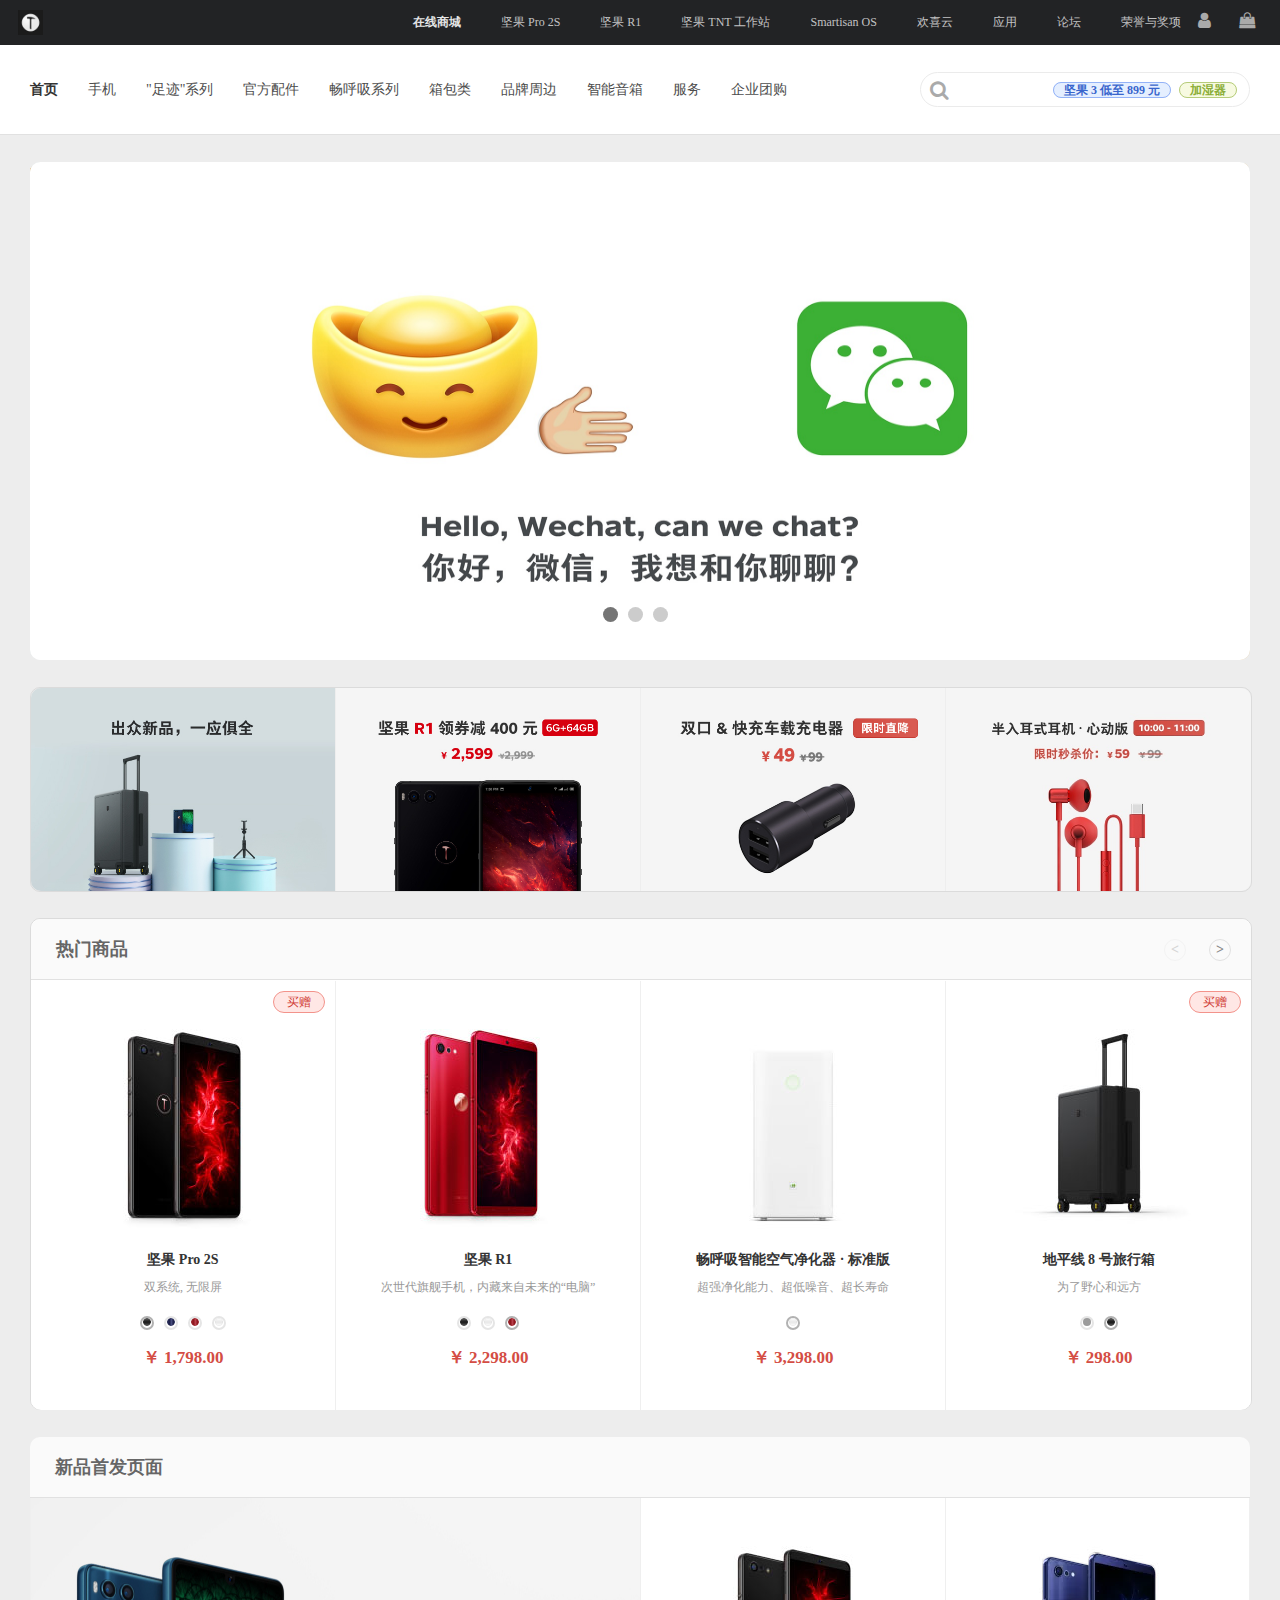
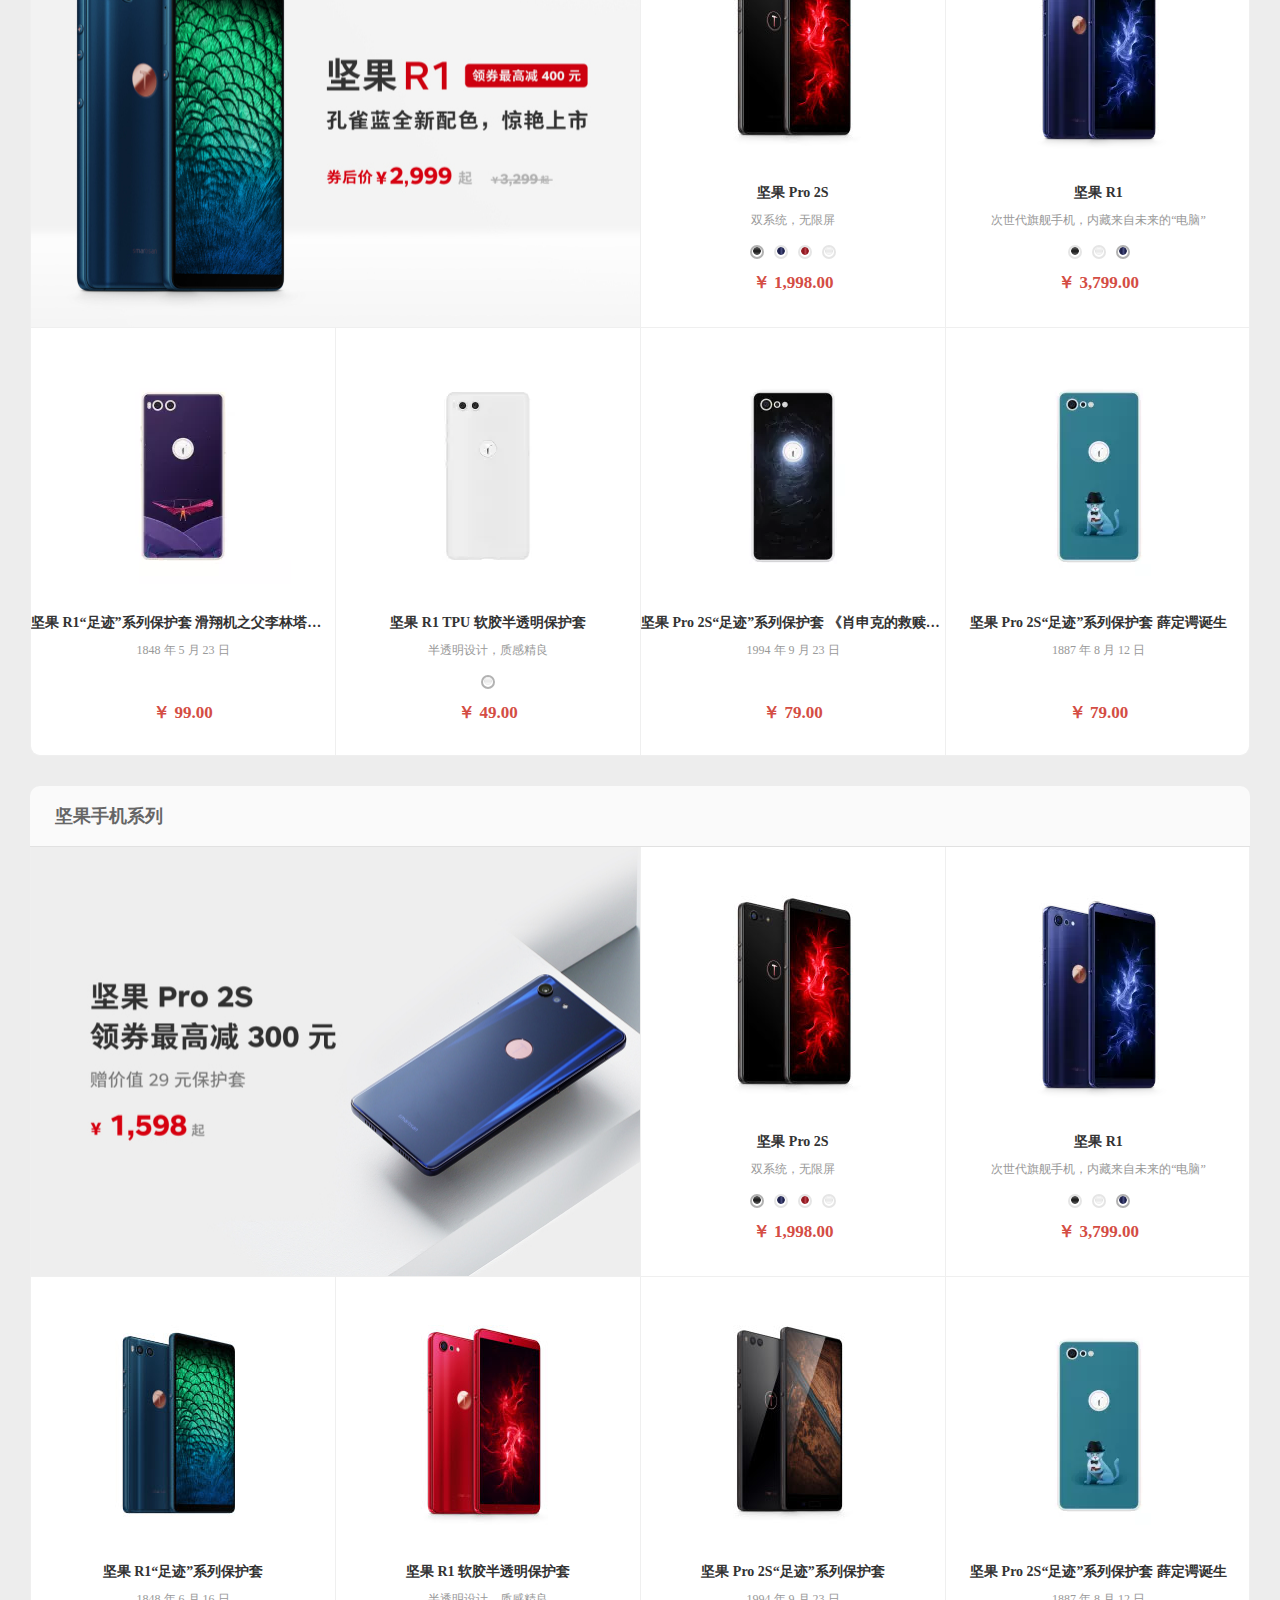
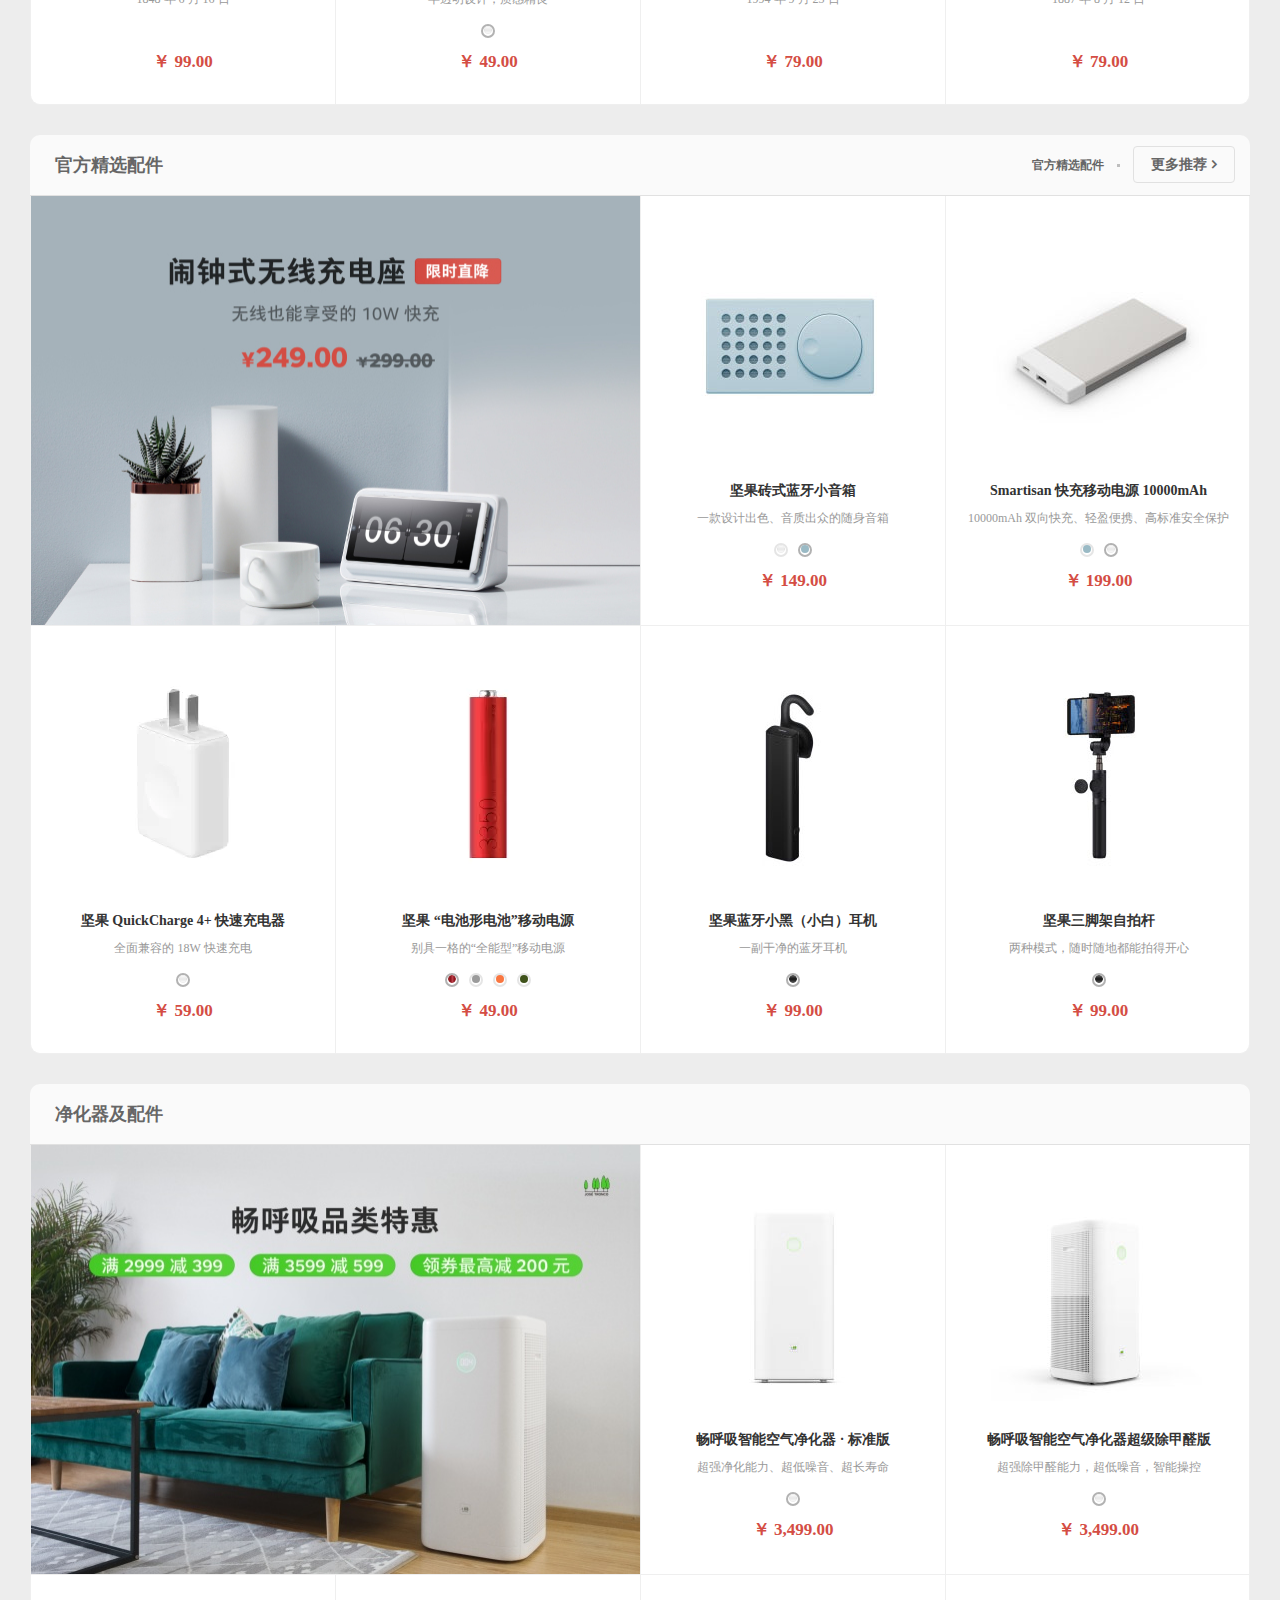
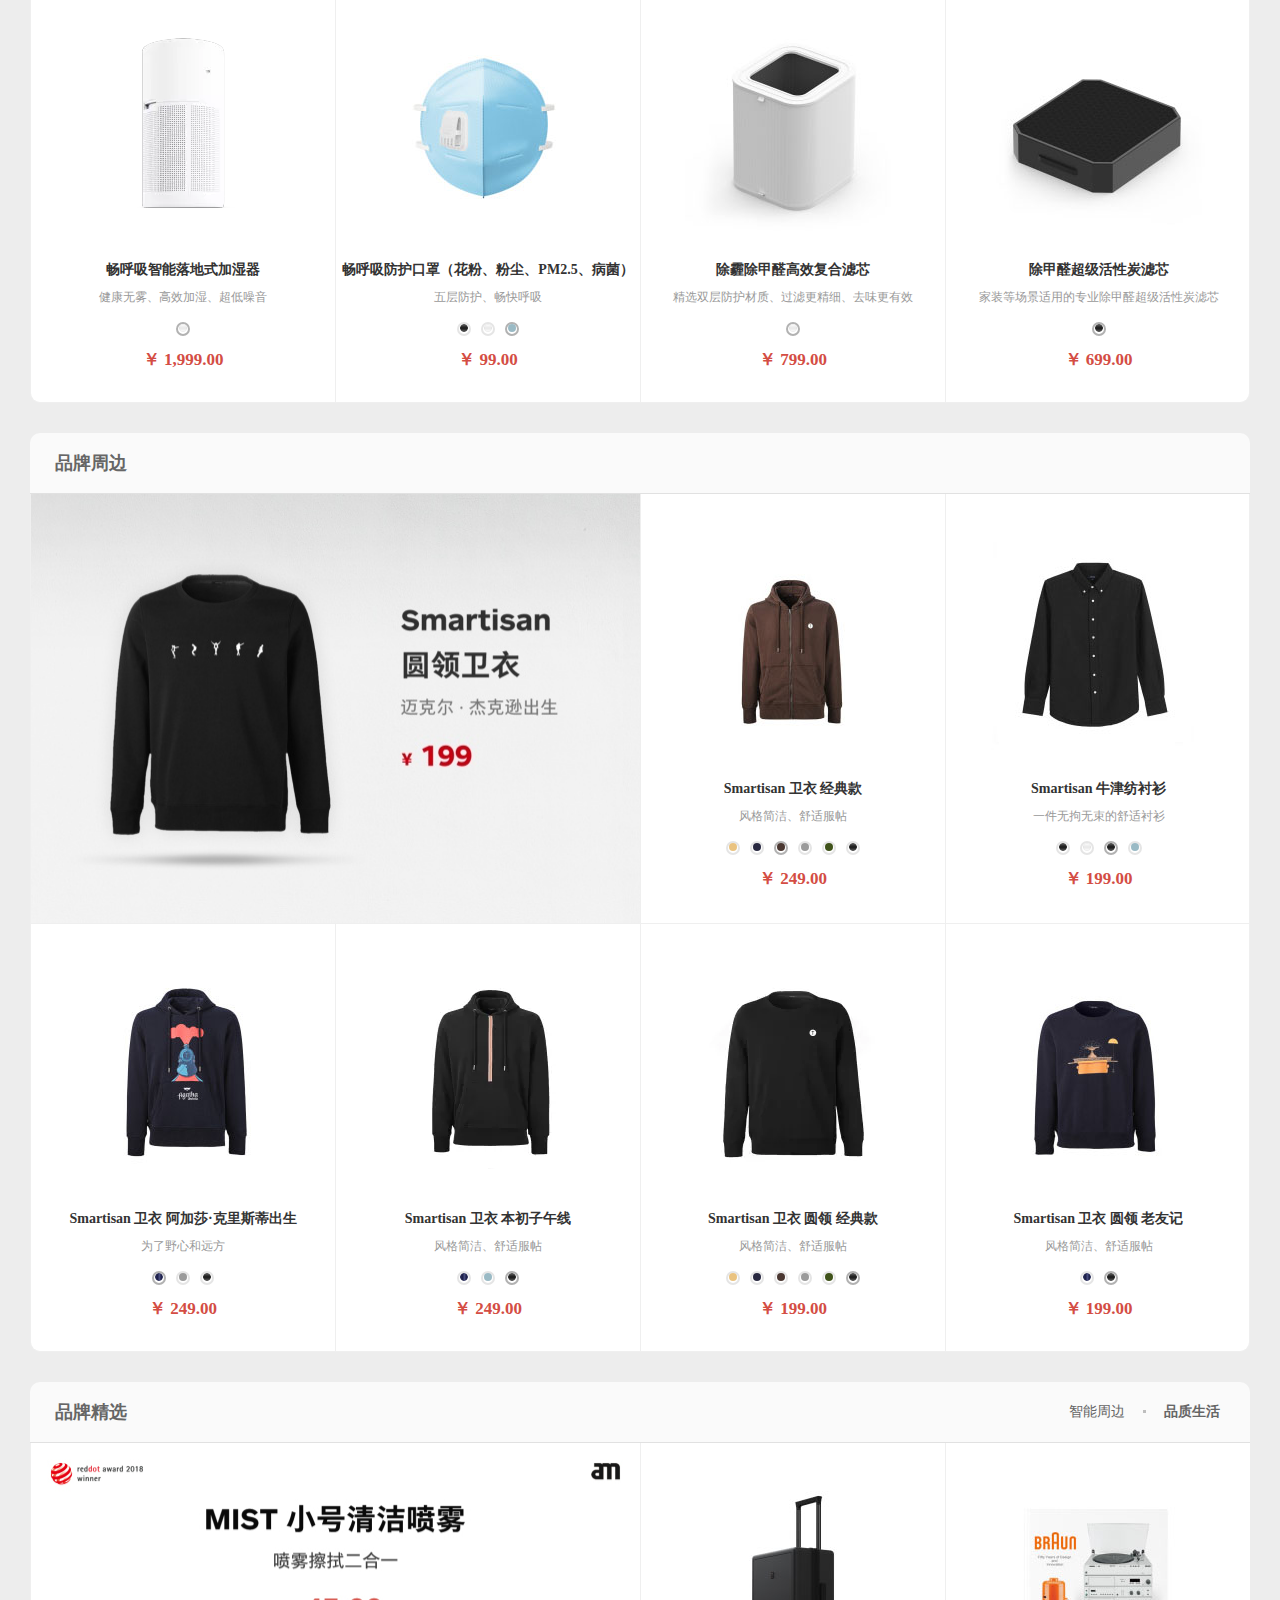
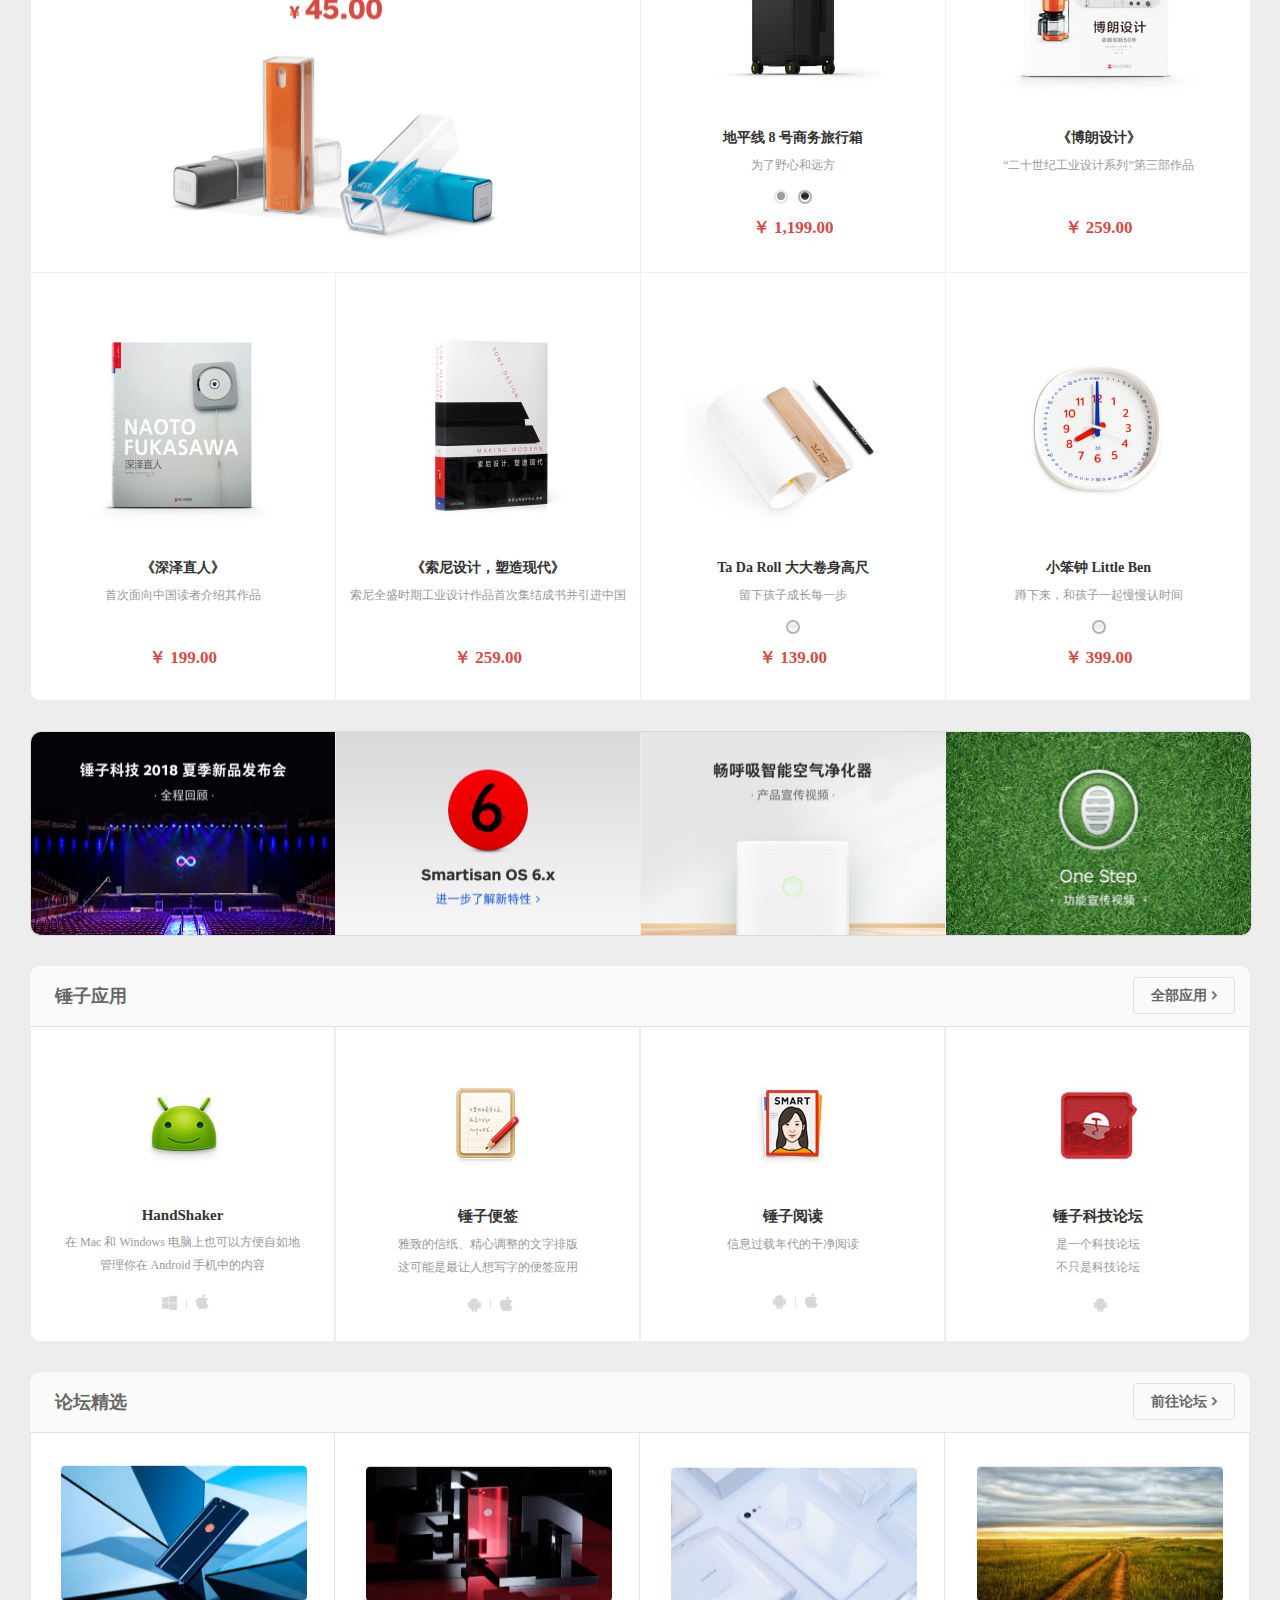
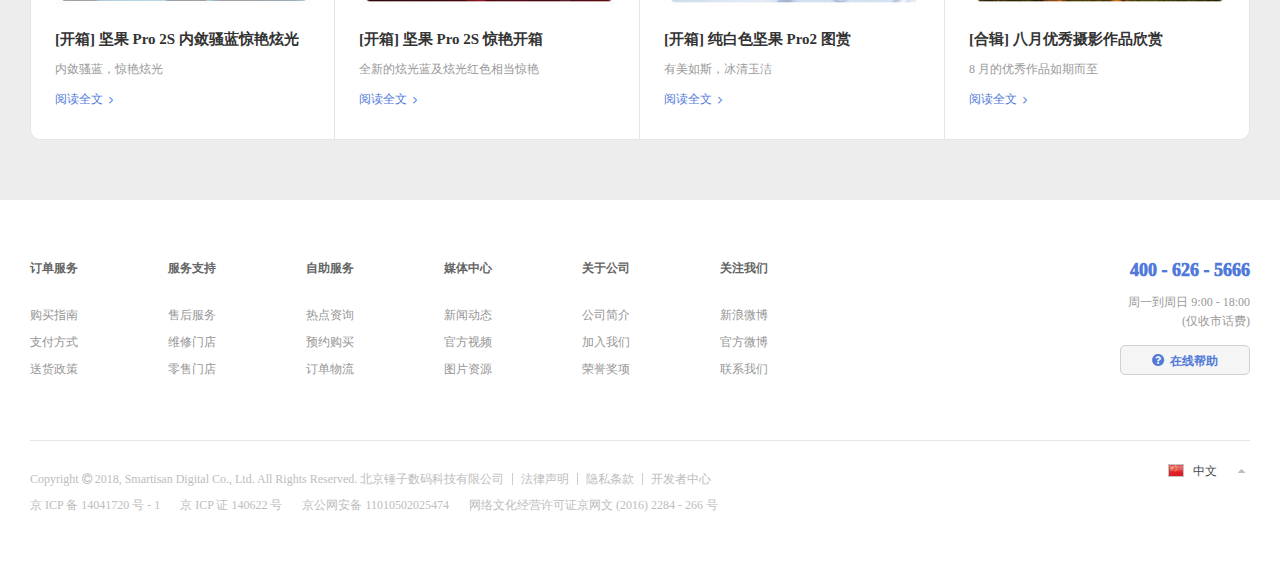
<file: index.html>
<!DOCTYPE html>
<html lang="en">
<head>
	<meta http-equiv="X-UA-Compatible" content="IE=Edge">
	<meta charset="UTF-8">
	<meta name="keywords" content="坚果手机,坚果R1手机,坚果3手机,坚果Pro手机,坚果手机官网">
	<meta name="description" content="锤子科技是一家制造移动互联网终端设备的公司,公司致力于打造用户体验一流的数码消费类产品（智能手机为主）,主打坚果手机系列有坚果R1手机,坚果3手机等">
	<title>【锤子科技官网】坚果手机 - 坚果R1手机 - 坚果3手机</title>
	<link rel="shortcut icon" href="images/favicon.ico">
	<link rel="stylesheet" href="css/reset.css">
	<link rel="stylesheet" href="css/fonts/font-awesome.min.css">
	<link rel="stylesheet" href="css/common-index.css">
	<link rel="stylesheet" href="css/index.css">
</head>
<body>
	<!-- 顶部导航 -->
	<div class="top-nav">
		<div class="nav-img fl clearfix"></div>
		<div class="nav-list fl clearfix">
			<ul>
				<li><a href="#" class="link">在线商城</a></li>
				<li><a href="#" class="link">坚果 Pro 2S</a></li>
				<li><a href="first.html" class="link">坚果 R1</a></li>
				<li><a href="jianguoTNT.html" class="link">坚果 TNT 工作站</a></li>
				<li><a href="#" class="link">Smartisan OS</a></li>
				<li><a href="#" class="link">欢喜云</a></li>
				<li><a href="yingyong.html" class="link">应用</a></li>
				<li><a href="forum.html" class="link">论坛</a></li>
				<li><a href="#" class="link">荣誉与奖项</a></li>
			</ul>
		</div>
		<div class="nav-shop fr clearfix">
			<a href="#" class="link"><i class="fa fa-user"></i></a>
			<a href="javascript:;" class="link" id="link">
				<i class="fa fa-shopping-bag"></i>
			</a>	
			<div class="tankuang" id="tankuang">
				<i class="fa fa-shopping-cart"></i>
				<h3>购物车为空</h3>
				<p>您还没有选购任何商品，现在前往商城选购吧！</p>
			</div>
		</div>	
	</div>
	<!-- 列表导航 -->
	<div class="list-nav">
		<div class="container">
			<div class="list fl">
				<ul>
					<li><a href="javascript:;" class="link active">首页</a></li>
					<li><a href="#" class="link">手机</a></li>
					<li><a href="#" class="link">"足迹"系列</a></li>
					<li><a href="guanfangtuijian.html" class="link">官方配件</a></li>
					<li><a href="#" class="link">畅呼吸系列</a></li>
					<li><a href="#" class="link">箱包类</a></li>	
					<li><a href="#" class="link">品牌周边</a></li>
					<li><a href="#" class="link">智能音箱</a></li>
					<li><a href="service.html" class="link">服务</a></li>
					<li><a href="#" class="link">企业团购</a></li>
				</ul>
			</div>
			<div class="sousuo fr">
				<input type="text" class="txt" id="txt" autocomplete="off">
				<div class="left-sousuo">
					<a href="javascript:;" class="link">
						<i class="fa fa-search"></i>
					</a>
				</div>
				<div class="right-sousuo" id="rightSousuo">
					<a href="javascript:;" class="link">坚果 3 低至 899 元</a>
					<a href="javascript:;" class="link">加湿器</a>
				</div>
				<div class="sousuo-list" id="sousuoList">
					<span></span>
					<ul>
						<li><a href="#" class="link">坚果 Pro 2S</a></li>
						<li><a href="#" class="link">坚果 R1</a></li>
						<li><a href="#" class="link">坚果 3</a></li>
						<li><a href="#" class="link">闹钟式无线充电座</a></li>
						<li><a href="#" class="link">畅呼吸净化器</a></li>
						<li><a href="#" class="link">移动电源</a></li>
						<li><a href="#" class="link">卫衣</a></li>
						<li><a href="#" class="link">帆布鞋</a></li>
						<li><a href="#" class="link">保护套</a></li>
						<li><a href="#" class="link">口罩</a></li>
					</ul>
				</div>
			</div>
		</div>
	</div>
	<!-- 列表导航下拉部分 -->
	<div class="list-nav-content">
		<div class="container clearfix">
			<!-- <ul>
				<li>
					<h4>手机</h4>
					<a href="javascript:;">
						<span>
							<img src="bottom-yy1.jpg">
							<span>坚果 U 系列</span>
						</span>
					</a>
				</li>
				<li>
					<a href="javascript:;">
						<img src="images/bottom-yy2.jpg">
						<p class="txt">坚果 R1"足迹"系列保护套 《惊魂记》在美国首演</p>
						<p class="price"><span>￥99.00</span>起</p>
					</a>
				</li>
			</ul> -->
		</div>
	</div>
	<!-- 滚动条固定顶部导航 -->
	<div class="xiala-nav">
		<div class="container">
			<div class="list fl">
				<ul>
					<li><a href="#" class="link active">首页</a></li>
					<li><a href="#" class="link">手机</a></li>
					<li><a href="#" class="link">"足迹"系列</a></li>
					<li><a href="#" class="link">官方配件</a></li>
					<li><a href="#" class="link">畅呼吸系列</a></li>
					<li><a href="#" class="link">箱包类</a></li>	
					<li><a href="#" class="link">品牌周边</a></li>
					<li><a href="#" class="link">智能音箱</a></li>
					<li><a href="#" class="link">服务</a></li>
					<li><a href="#" class="link">企业团购</a></li>
				</ul>
			</div>
			<div class="nav-shop fr clearfix">
				<a href="#" class="link"><i class="fa fa-user"></i></a>
				<a href="javascript:;" class="link" id="link">
					<i class="fa fa-shopping-bag"></i>
				</a>
				<div class="tankuang">
					<span></span>
					<i class="fa fa-shopping-cart"></i>
					<h3>购物车为空</h3>
					<p>您还没有选购任何商品，现在前往商城选购吧！</p>
				</div>
			</div>
		</div>
	</div>
	<div class="xiala-nav-content list-nav-content">
		<div class="container clearfix">
			<!-- <ul>
				<li>
					<h4>手机</h4>
					<a href="javascript:;">
						<span>
							<img src="bottom-yy1.jpg">
							<span>坚果 U 系列</span>
						</span>
					</a>
				</li>
				<li>
					<a href="javascript:;">
						<img src="images/bottom-yy2.jpg">
						<p class="txt">坚果 R1"足迹"系列保护套 《惊魂记》在美国首演</p>
						<p class="price"><span>￥99.00</span>起</p>
					</a>
				</li>
			</ul> -->
		</div>
	</div>
	<!-- 轮播 热门 -->
	<div class="title-box">
		<div class="container">
			<div class="carousel clearfix">
				<div id="box"></div>
				<div id="box2"></div>
			</div>
			<div class="title-list-gt clearfix">
				<ul>
					<li>
						<a href="#" class="link">
							<img src="images/lunboGD1.jpg">
						</a>
					</li>
					<li>
						<a href="#" class="link">
							<img src="images/lunboGD2.jpg">
						</a>
					</li>
					<li>
						<a href="#" class="link">
							<img src="images/lunboGD3.jpg">
						</a>
					</li>
					<li>
						<a href="#" class="link">
							<img src="images/lunboGD4.jpg">
						</a>
					</li>
				</ul>
			</div>
			<div class="rexiao">
				<div class="rexiao-top-gt">
					<h3 class="fl">热门商品</h3>
					<a href="javascript:;" class="link fr">
						<span id="btn1"><</span>
						<span id="btn2" class="active">></span>
					</a>
				</div>
				<div class="rexiao-list-gt">
					<ul class="list-box" id="listBox">
						<li class="list-box-item">
							<a href="javascript:;" class="link">
								<div class="off">买赠</div>
								<ul class="image">
									<li style="z-index: 99"><img src="images/remen4.jpg"></li>
									<li><img src="images/remen3.jpg"></li>
									<li><img src="images/remen1.jpg"></li>
									<li><img src="images/remen5.jpg"></li>
								</ul>
								<h4>坚果 Pro 2S</h4>
								<p class="text">双系统, 无限屏</p>
								<p class="miaoshu">赠软胶透明保护套（数量有限送完即止）</p>
								<ul class="btn">
									<li class="active"><img src="images/btn1.png"></li>
									<li><img src="images/btn2.png"></li>
									<li><img src="images/btn3.png"></li>
									<li><img src="images/btn4.png"></li>
								</ul>
								<span class="price">￥ 1,798.00</span>
								<div class="xiangqing">查看详情</div>
							</a>
						</li>
						<li class="list-box-item">
							<a href="javascript:;" class="link">
								<ul class="image">
									<li><img src="images/remen4.jpg"></li>
									<li><img src="images/remen5.jpg"></li>
									<li style="z-index: 99"><img src="images/remen1.jpg"></li>
								</ul>
								<h4>坚果 R1</h4>
								<p class="text">次世代旗舰手机，内藏来自未来的“电脑”</p>
								<p class="miaoshu">赠软胶透明保护套（数量有限送完即止）</p>
								<ul class="btn">
									<li><img src="images/btn1.png"></li>
									<li><img src="images/btn4.png"></li>
									<li class="active"><img src="images/btn3.png"></li>
								</ul>
								<span class="price">￥ 2,298.00</span>
								<div class="xiangqing">查看详情</div>
							</a>
						</li>
						<li class="list-box-item">
							<a href="javascript:;" class="link">
								<ul class="image">
									<li style="z-index: 99"><img src="images/remen7.jpg"></li>
								</ul>
								<h4>畅呼吸智能空气净化器 · 标准版</h4>
								<p class="text">超强净化能力、超低噪音、超长寿命</p>
								<p class="miaoshu">赠软胶透明保护套（数量有限送完即止）</p>
								<ul class="btn">
									<li class="active"><img src="images/btn4.png"></li>
								</ul>
								<span class="price">￥ 3,298.00</span>
								<div class="xiangqing">查看详情</div>
								<button class="btn-shuang bg-gou">加入购物车</button>
							</a>
						</li>
						<li class="list-box-item">
							<a href="javascript:;" class="link">
								<div class="off">买赠</div>
								<ul class="image">
									<li><img src="images/remen9.jpg"></li>
									<li style="z-index: 99"><img src="images/xinpin2.jpg"></li>
								</ul>
								<h4>地平线 8 号旅行箱</h4>
								<p class="text">为了野心和远方</p>
								<p class="miaoshu">赠软胶透明保护套（数量有限送完即止）</p>
								<ul class="btn">
									<li><img src="images/btn5.jpg"></li>
									<li class="active"><img src="images/btn1.png"></li>
								</ul>
								<span class="price">￥ 298.00</span>
								<div class="xiangqing">查看详情</div>
								<button class="btn-shuang bg-wan">已售罄</button>
							</a>
						</li>
						<li class="list-box-item">
							<a href="javascript:;" class="link">
								<div class="off">买赠</div>
								<ul class="image">
									<li><img src="images/zhoubian6.jpg"></li>
									<li style="z-index: 99"><img src="images/remen1.webp"></li>
								</ul>
								<h4>Smartisan 卫衣 圆领 老友记</h4>
								<p class="text">风格简洁、舒适服帖</p>
								<p class="miaoshu">买一送一（数量有限送完即止）</p>
								<ul class="btn">
									<li><img src="images/btn1.png"></li>
									<li class="active"><img src="images/btn6.jpg"></li>
								</ul>
								<span class="price">￥ 199.00</span>
								<div class="xiangqing">查看详情</div>
							</a>
						</li>
						<li class="list-box-item">
							<a href="javascript:;" class="link">
								<ul class="image">
									<li style="z-index: 99"><img src="images/remen10.webp"></li>
									<li><img src="images/remen2.webp"></li>
									<li><img src="images/remen3.webp"></li>
									<li><img src="images/remen4.webp"></li>
								</ul>
								<h4>坚果 “电池形电池”移动电源</h4>
								<p class="text">别具一格的“全能型”移动电源</p>
								<p class="miaoshu">赠软胶透明保护套（数量有限送完即止）</p>
								<ul class="btn">
									<li class="active"><img src="images/btn3.png"></li>
									<li><img src="images/btn5.jpg"></li>
									<li><img src="images/btn7.jpg"></li>
									<li><img src="images/btn8.jpg"></li>
								</ul>
								<span class="price">￥ 69.00</span>
								<div class="xiangqing">查看详情</div>
							</a>
						</li>
						<li class="list-box-item">
							<a href="javascript:;" class="link">
								<ul class="image">
									<li><img src="images/remen5.webp"></li>
									<li><img src="images/remen6.webp"></li>
									<li style="z-index: 99"><img src="images/remen7.webp"></li>
								</ul>
								<h4>坚果 Pro 2 特别版</h4>
								<p class="text">漂亮得不像实力派</p>
								<p class="miaoshu">赠软胶透明保护套（数量有限送完即止）</p>
								<ul class="btn">
									<li><img src="images/btn1.png"></li>
									<li><img src="images/btn9.png"></li>
									<li class="active"><img src="images/btn10.png"></li>
								</ul>
								<span class="price">￥ 1,898.00</span>
								<div class="xiangqing">查看详情</div>
							</a>
						</li>
						<li class="list-box-item">
							<a href="javascript:;" class="link">
								<div class="off">买赠</div>
								<ul class="image">
									<li><img src="images/remen8.webp"></li>
									<li><img src="images/remen9.webp"></li>
									<li style="z-index: 99"><img src="images/remen11.webp"></li>
									<li><img src="images/remen8.webp"></li>
								</ul>
								<h4>坚果 3</h4>
								<p class="text">漂亮得不像实力派</p>
								<p class="miaoshu">赠软胶透明保护套（数量有限送完即止）</p>
								<ul class="btn">
									<li><img src="images/btn9.png"></li>
									<li><img src="images/btn10.png"></li>
									<li class="active"><img src="images/btn1.png"></li>
									<li><img src="images/btn11.jpg"></li>
								</ul>
								<span class="price">￥ 1,299.00</span>
								<div class="xiangqing">查看详情</div>
							</a>
						</li>
					</ul>
				</div>
			</div>
		</div>
	</div>
	<!-- 中心内容 -->
	<div class="content">
		<div class="container">
			<!-- 新品首发页面 -->
			<div class="xinpin-box bottom">
				<div class="rexiao-top-gt">
					<h3 class="fl">新品首发页面</h3>
				</div>
				<div class="gt-list">
					<ul>
						<li class="first fl">
							<a href="#" class="link">
								<img src="images/xinpin.jpg">
							</a>
						</li>
						<li class="gt-list-item">
							<a href="#" class="link">
								<ul class="list-image">
									<li style="z-index: 99"><img src="images/remen4.jpg"></li>
									<li><img src="images/jianguo1.jpg"></li>
									<li><img src="images/jianguo4.jpg"></li>
									<li><img src="images/remen6.jpg"></li>
								</ul>
								<h4>坚果 Pro 2S</h4>
								<p>双系统，无限屏</p>
								<ul class="list-btn">
									<li class="active"><img src="images/btn1.png"></li>
									<li><img src="images/btn2.png"></li>
									<li><img src="images/btn3.png"></li>
									<li><img src="images/btn4.png"></li>
								</ul>
								<span class="price">￥ 1,998.00</span>
								<button class="btn-dan">查看详情</button>
							</a>
						</li>
						<li class="gt-list-item">
							<a href="#" class="link">
								<ul class="list-image">
									<li><img src="images/remen4.jpg"></li>
									<li><img src="images/remen5.jpg"></li>
									<li style="z-index: 99"><img src="images/xinpin1.webp"></li>
								</ul>
								<h4>坚果 R1</h4>
								<p>次世代旗舰手机，内藏来自未来的“电脑”</p>
								<ul class="list-btn">
									<li><img src="images/btn1.png"></li>
									<li><img src="images/btn4.png"></li>
									<li class="active"><img src="images/btn2.png"></li>
								</ul>
								<span class="price">￥ 3,799.00</span>
								<button class="btn-dan">查看详情</button>
							</a>
						</li>
						<li class="gt-list-item">
							<a href="#" class="link">
								<ul class="list-image">
									<li><img src="images/xinpin2.webp"></li>
								</ul>
								<h4>坚果 R1“足迹”系列保护套 滑翔机之父李林塔尔出生</h4>
								<p>1848 年 5 月 23 日</p>
								<ul class="list-btn"></ul>
								<span class="price">￥ 99.00</span>
								<button class="btn-shuang">查看详情</button>
								<button class="btn-shuang bg-gou">加入购物车</button>
							</a>
						</li>
						<li class="gt-list-item">
							<a href="#" class="link">
								<ul class="list-image">
									<li><img src="images/xinpin3.webp"></li>
								</ul>
								<h4>坚果 R1 TPU 软胶半透明保护套</h4>
								<p>半透明设计，质感精良</p>
								<ul class="list-btn">
									<li class="active"><img src="images/btn4.png"></li>
								</ul>
								<span class="price">￥ 49.00</span>
								<button class="btn-shuang">查看详情</button>
								<button class="btn-shuang bg-gou">加入购物车</button>
							</a>
						</li>
						<li class="gt-list-item">
							<a href="#" class="link">
								<ul class="list-image">
									<li><img src="images/xinpin4.webp"></li>
								</ul>
								<h4>坚果 Pro 2S“足迹”系列保护套 《肖申克的救赎》上映</h4>
								<p>1994 年 9 月 23 日</p>
								<ul class="list-btn"></ul>
								<span class="price">￥ 79.00</span>
								<button class="btn-shuang">查看详情</button>
								<button class="btn-shuang bg-gou">加入购物车</button>
							</a>
						</li>
						<li class="gt-list-item">
							<a href="#" class="link">
								<ul class="list-image">
									<li><img src="images/xinpin5.webp"></li>
								</ul>
								<h4>坚果 Pro 2S“足迹”系列保护套 薛定谔诞生</h4>
								<p>1887 年 8 月 12 日</p>
								<ul class="list-btn"></ul>
								<span class="price">￥ 79.00</span>
								<button class="btn-shuang">查看详情</button>
								<button class="btn-shuang bg-gou">加入购物车</button>
							</a>
						</li>
					</ul>
				</div>
			</div>
			<!-- 坚果手机系列 -->
			<div class="jianguo-box bottom">
				<div class="rexiao-top-gt">
					<h3 class="fl">坚果手机系列</h3>
				</div>
				<div class="gt-list">
					<ul>
						<li class="first fl">
							<a href="#" class="link">
								<img src="images/jianguo.jpg">
							</a>
						</li>
						<li class="gt-list-item">
							<a href="#" class="link">
								<ul class="list-image">
									<li style="z-index: 99"><img src="images/remen4.jpg"></li>
									<li><img src="images/jianguo1.jpg"></li>
									<li><img src="images/jianguo4.jpg"></li>
									<li><img src="images/remen6.jpg"></li>
								</ul>
								<h4>坚果 Pro 2S</h4>
								<p>双系统，无限屏</p>
								<ul class="list-btn">
									<li class="active"><img src="images/btn1.png"></li>
									<li><img src="images/btn2.png"></li>
									<li><img src="images/btn3.png"></li>
									<li><img src="images/btn4.png"></li>
								</ul>
								<span class="price">￥ 1,998.00</span>
								<button class="btn-dan">查看详情</button>
							</a>
						</li>
						<li class="gt-list-item">
							<a href="#" class="link">
								<ul class="list-image">
									<li><img src="images/remen4.jpg"></li>
									<li><img src="images/remen5.jpg"></li>
									<li style="z-index: 99"><img src="images/xinpin1.webp"></li>
								</ul>
								<h4>坚果 R1</h4>
								<p>次世代旗舰手机，内藏来自未来的“电脑”</p>
								<ul class="list-btn">
									<li><img src="images/btn1.png"></li>
									<li><img src="images/btn4.png"></li>
									<li class="active"><img src="images/btn2.png"></li>
								</ul>
								<span class="price">￥ 3,799.00</span>
								<button class="btn-dan">查看详情</button>
							</a>
						</li>
						<li class="gt-list-item">
							<a href="#" class="link">
								<ul class="list-image">
									<li><img src="images/jianguo1.jpg"></li>
								</ul>
								<h4>坚果 R1“足迹”系列保护套</h4>
								<p>1848 年 6 月 16 日</p>
								<ul class="list-btn"></ul>
								<span class="price">￥ 99.00</span>
								<button class="btn-shuang">查看详情</button>
								<button class="btn-shuang bg-gou">加入购物车</button>
							</a>
						</li>
						<li class="gt-list-item">
							<a href="#" class="link">
								<ul class="list-image">
									<li><img src="images/jianguo4.jpg"></li>
								</ul>
								<h4>坚果 R1 软胶半透明保护套</h4>
								<p>半透明设计，质感精良</p>
								<ul class="list-btn">
									<li class="active"><img src="images/btn4.png"></li>
								</ul>
								<span class="price">￥ 49.00</span>
								<button class="btn-shuang">查看详情</button>
								<button class="btn-shuang bg-wan">已售罄</button>
							</a>
						</li>
						<li class="gt-list-item">
							<a href="#" class="link">
								<ul class="list-image">
									<li><img src="images/jianguo5.jpg"></li>
								</ul>
								<h4>坚果 Pro 2S“足迹”系列保护套</h4>
								<p>1994 年 9 月 23 日</p>
								<ul class="list-btn"></ul>
								<span class="price">￥ 79.00</span>
								<button class="btn-shuang">查看详情</button>
								<button class="btn-shuang bg-wan">已售罄</button>
							</a>
						</li>
						<li class="gt-list-item">
							<a href="#" class="link">
								<ul class="list-image">
									<li><img src="images/xinpin5.webp"></li>
								</ul>
								<h4>坚果 Pro 2S“足迹”系列保护套 薛定谔诞生</h4>
								<p>1887 年 8 月 12 日</p>
								<ul class="list-btn"></ul>
								<span class="price">￥ 79.00</span>
								<button class="btn-shuang">查看详情</button>
								<button class="btn-shuang bg-gou">加入购物车</button>
							</a>
						</li>
					</ul>
				</div>
			</div>
			<!-- 官方精选配件 -->
			<div class="guanfang-box bottom">
				<div class="rexiao-top-gt">
					<h3 class="fl">官方精选配件</h3>
					<div class="guanfang-right fr">
						<a href="javascript:;" class="link">
							<h5>官方精选配件</h5>
						</a>
						<span></span>
						<a href="./guanfangtuijian.html" class="btn link">更多推荐<i class="fa fa-angle-right"></i></a>
					</div>
				</div>
				<div class="gt-list">
					<ul>
						<li class="first fl">
							<a href="#" class="link">
								<img src="images/guanfang.jpg">
							</a>
						</li>
						<li class="gt-list-item">
							<a href="#" class="link">
								<ul class="list-image">
									<li><img src="images/guanfang1.webp"></li>
									<li style="z-index: 99"><img src="images/guanfang1.jpg"></li>
								</ul>
								<h4>坚果砖式蓝牙小音箱</h4>
								<p>一款设计出色、音质出众的随身音箱</p>
								<ul class="list-btn">
									<li><img src="images/btn4.png"></li>
									<li class="active"><img src="images/btn12.jpg"></li>
								</ul>
								<span class="price">￥ 149.00</span>
								<button class="btn-shuang">查看详情</button>
								<button class="btn-shuang bg-wan">已售罄</button>
							</a>
						</li>
						<li class="gt-list-item">
							<a href="#" class="link">
								<ul class="list-image">
									<li><img src="images/guanfang2.webp"></li>
									<li style="z-index: 99"><img src="images/guanfang2.jpg"></li>
								</ul>
								<h4>Smartisan 快充移动电源 10000mAh</h4>
								<p>10000mAh 双向快充、轻盈便携、高标准安全保护</p>
								<ul class="list-btn">
									<li><img src="images/btn12.jpg"></li>
									<li class="active"><img src="images/btn4.png"></li>
								</ul>
								<span class="price">￥ 199.00</span>
								<button class="btn-shuang">查看详情</button>
								<button class="btn-shuang bg-wan">已售罄</button>
							</a>
						</li>
						<li class="gt-list-item">
							<a href="#" class="link">
								<ul class="list-image">
									<li><img src="images/guanfang3.webp"></li>
								</ul>
								<h4>坚果 QuickCharge 4+ 快速充电器</h4>
								<p>全面兼容的 18W 快速充电</p>
								<ul class="list-btn">
									<li class="active"><img src="images/btn4.png"></li>
								</ul>
								<span class="price">￥ 59.00</span>
								<button class="btn-dan">查看详情</button>
							</a>
						</li>
						<li class="gt-list-item">
							<a href="#" class="link">
								<ul class="list-image">
									<li style="z-index: 99"><img src="images/remen10.webp"></li>
									<li><img src="images/remen2.webp"></li>
									<li><img src="images/remen3.webp"></li>
									<li><img src="images/remen4.webp"></li>
								</ul>
								<h4>坚果 “电池形电池”移动电源</h4>
								<p>别具一格的“全能型”移动电源</p>
								<ul class="list-btn">
									<li class="active"><img src="images/btn3.png"></li>
									<li><img src="images/btn5.jpg"></li>
									<li><img src="images/btn7.jpg"></li>
									<li><img src="images/btn8.jpg"></li>
								</ul>
								<span class="price">￥ 49.00</span>
								<button class="btn-dan">查看详情</button>
							</a>
						</li>
						<li class="gt-list-item">
							<a href="#" class="link">
								<ul class="list-image">
									<li><img src="images/guanfang5.jpg"></li>
								</ul>
								<h4>坚果蓝牙小黑（小白）耳机</h4>
								<p>一副干净的蓝牙耳机</p>
								<ul class="list-btn">
									<li class="active"><img src="images/btn1.png"></li>
								</ul>
								<span class="price">￥ 99.00</span>
								<button class="btn-shuang">查看详情</button>
								<button class="btn-shuang bg-wan">已售罄</button>
							</a>
						</li>
						<li class="gt-list-item">
							<a href="#" class="link">
								<ul class="list-image">
									<li><img src="images/xinpin6.jpg"></li>
								</ul>
								<h4>坚果三脚架自拍杆</h4>
								<p>两种模式，随时随地都能拍得开心</p>
								<ul class="list-btn">
									<li class="active"><img src="images/btn1.png"></li>
								</ul>
								<span class="price">￥ 99.00</span>
								<button class="btn-shuang">查看详情</button>
								<button class="btn-shuang bg-wan">已售罄</button>
							</a>
						</li>
					</ul>
				</div>
			</div>
			<!-- 净化器及配件 -->
			<div class="jinghuaqi-box bottom">
				<div class="rexiao-top-gt">
					<h3 class="fl">净化器及配件</h3>
				</div>
				<div class="gt-list">
					<ul>
						<li class="first fl">
							<a href="#" class="link">
								<img src="images/jinghua.jpg">
							</a>
						</li>
						<li class="gt-list-item">
							<a href="#" class="link">
								<ul class="list-image">
									<li><img src="images/jinghua1.jpg"></li>
								</ul>
								<h4>畅呼吸智能空气净化器 · 标准版</h4>
								<p>超强净化能力、超低噪音、超长寿命</p>
								<ul class="list-btn">
									<li class="active"><img src="images/btn4.png"></li>
								</ul>
								<span class="price">￥ 3,499.00</span>
								<button class="btn-shuang">查看详情</button>
								<button class="btn-shuang bg-wan">已售罄</button>
							</a>
						</li>
						<li class="gt-list-item">
							<a href="#" class="link">
								<ul class="list-image">
									<li><img src="images/jinghua2.jpg"></li>
								</ul>
								<h4>畅呼吸智能空气净化器超级除甲醛版</h4>
								<p>超强除甲醛能力，超低噪音，智能操控</p>
								<ul class="list-btn">
									<li class="active"><img src="images/btn4.png"></li>
								</ul>
								<span class="price">￥ 3,499.00</span>
								<button class="btn-shuang">查看详情</button>
								<button class="btn-shuang bg-wan">已售罄</button>
							</a>
						</li>
						<li class="gt-list-item">
							<a href="#" class="link">
								<ul class="list-image">
									<li><img src="images/jinghua1.webp"></li>
								</ul>
								<h4>畅呼吸智能落地式加湿器</h4>
								<p>健康无雾、高效加湿、超低噪音</p>
								<ul class="list-btn">
									<li class="active"><img src="images/btn4.png"></li>
								</ul>
								<span class="price">￥ 1,999.00</span>
								<button class="btn-shuang">查看详情</button>
								<button class="btn-shuang bg-wan">已售罄</button>
							</a>
						</li>
						<li class="gt-list-item">
							<a href="#" class="link">
								<ul class="list-image">
									<li><img src="images/jinghua2.webp"></li>
									<li><img src="images/jinghua3.webp"></li>
									<li style="z-index: 99"><img src="images/jinghua3.jpg"></li>
								</ul>
								<h4>畅呼吸防护口罩（花粉、粉尘、PM2.5、病菌）</h4>
								<p>五层防护、畅快呼吸</p>
								<ul class="list-btn">
									<li><img src="images/btn1.png"></li>
									<li><img src="images/btn4.png"></li>
									<li class="active"><img src="images/btn12.jpg"></li>
								</ul>
								<span class="price">￥ 99.00</span>
								<button class="btn-dan">查看详情</button>
							</a>
						</li>
						<li class="gt-list-item">
							<a href="#" class="link">
								<ul class="list-image">
									<li><img src="images/jinghua4.jpg"></li>
								</ul>
								<h4>除霾除甲醛高效复合滤芯</h4>
								<p>精选双层防护材质、过滤更精细、去味更有效</p>
								<ul class="list-btn">
									<li class="active"><img src="images/btn4.png"></li>
								</ul>
								<span class="price">￥ 799.00</span>
								<button class="btn-shuang">查看详情</button>
								<button class="btn-shuang bg-wan">已售罄</button>
							</a>
						</li>
						<li class="gt-list-item">
							<a href="#" class="link">
								<ul class="list-image">
									<li><img src="images/jinghua5.jpg"></li>
								</ul>
								<h4>除甲醛超级活性炭滤芯</h4>
								<p>家装等场景适用的专业除甲醛超级活性炭滤芯</p>
								<ul class="list-btn">
									<li class="active"><img src="images/btn1.png"></li>
								</ul>
								<span class="price">￥ 699.00</span>
								<button class="btn-shuang">查看详情</button>
								<button class="btn-shuang bg-wan">已售罄</button>
							</a>
						</li>
					</ul>
				</div>
			</div>
			<!-- 品牌周边 -->
			<div class="zhoubian-box bottom">
				<div class="rexiao-top-gt">
					<h3 class="fl">品牌周边</h3>
				</div>
				<div class="gt-list">
					<ul>
						<li class="first fl">
							<a href="#" class="link">
								<img src="images/zhoubian.jpg">
							</a>
						</li>
						<li class="gt-list-item">
							<a href="#" class="link">
								<ul class="list-image">
									<li><img src="images/zhoubian1.webp"></li>
									<li><img src="images/zhoubian2.webp"></li>
									<li style="z-index: 99"><img src="images/zhoubian2.jpg"></li>
									<li><img src="images/zhoubian3.webp"></li>
									<li><img src="images/zhoubian3.jpg"></li>
									<li><img src="images/zhoubian4.webp"></li>
								</ul>
								<h4>Smartisan 卫衣 经典款</h4>
								<p>风格简洁、舒适服帖</p>
								<ul class="list-btn">
									<li><img src="images/btn13.jpg"></li>
									<li><img src="images/btn6.jpg"></li>
									<li class="active"><img src="images/btn14.jpg"></li>
									<li><img src="images/btn5.jpg"></li>
									<li><img src="images/btn8.jpg"></li>
									<li><img src="images/btn1.png"></li>
								</ul>
								<span class="price">￥ 249.00</span>
								<button class="btn-dan">查看详情</button>
							</a>
						</li>
						<li class="gt-list-item">
							<a href="#" class="link">
								<ul class="list-image">
									<li><img src="images/zhoubian1.jpg"></li>
									<li><img src="images/zhoubian5.webp"></li>
									<li style="z-index: 99"><img src="images/zhoubian1.jpg"></li>
									<li><img src="images/zhoubian6.webp"></li>
								</ul>
								<h4>Smartisan 牛津纺衬衫</h4>
								<p>一件无拘无束的舒适衬衫</p>
								<ul class="list-btn">
									<li><img src="images/btn1.png"></li>
									<li><img src="images/btn4.png"></li>
									<li class="active"><img src="images/btn1.png"></li>
									<li><img src="images/btn12.jpg"></li>
								</ul>
								<span class="price">￥ 199.00</span>
								<button class="btn-dan">查看详情</button>
							</a>
						</li>
						<li class="gt-list-item">
							<a href="#" class="link">
								<ul class="list-image">
									<li style="z-index: 99"><img src="images/zhoubian4.jpg"></li>
									<li><img src="images/zhoubian7.webp"></li>
									<li><img src="images/zhoubian4.jpg"></li>
								</ul>
								<h4>Smartisan 卫衣 阿加莎·克里斯蒂出生</h4>
								<p>为了野心和远方</p>
								<ul class="list-btn">
									<li class="active"><img src="images/btn2.png"></li>
									<li><img src="images/btn5.jpg"></li>
									<li><img src="images/btn1.png"></li>
								</ul>
								<span class="price">￥ 249.00</span>
								<button class="btn-dan">查看详情</button>
							</a>
						</li>
						<li class="gt-list-item">
							<a href="#" class="link">
								<ul class="list-image">
									<li><img src="images/zhoubian8.webp"></li>
									<li><img src="images/zhoubian9.webp"></li>
									<li style="z-index: 99"><img src="images/zhoubian10.webp"></li>
								</ul>
								<h4>Smartisan 卫衣 本初子午线</h4>
								<p>风格简洁、舒适服帖</p>
								<ul class="list-btn">
									<li><img src="images/btn2.png"></li>
									<li><img src="images/btn12.jpg"></li>
									<li class="active"><img src="images/btn1.png"></li>
								</ul>
								<span class="price">￥ 249.00</span>
								<button class="btn-dan">查看详情</button>
							</a>
						</li>
						<li class="gt-list-item">
							<a href="#" class="link">
								<ul class="list-image">
									<li><img src="images/zhoubian11.webp"></li>
									<li><img src="images/zhoubian12.webp"></li>
									<li><img src="images/zhoubian13.webp"></li>
									<li><img src="images/zhoubian14.webp"></li>
									<li><img src="images/zhoubian15.webp"></li>
									<li style="z-index: 99"><img src="images/zhoubian16.webp"></li>
								</ul>
								<h4>Smartisan 卫衣 圆领 经典款</h4>
								<p>风格简洁、舒适服帖</p>
								<ul class="list-btn">
									<li><img src="images/btn13.jpg"></li>
									<li><img src="images/btn6.jpg"></li>
									<li><img src="images/btn14.jpg"></li>
									<li><img src="images/btn5.jpg"></li>
									<li><img src="images/btn8.jpg"></li>
									<li class="active"><img src="images/btn1.png"></li>
								</ul>
								<span class="price">￥ 199.00</span>
								<button class="btn-dan">查看详情</button>
							</a>
						</li>
						<li class="gt-list-item">
							<a href="#" class="link">
								<ul class="list-image">
									<li><img src="images/zhoubian6.jpg"></li>
									<li style="z-index: 99"><img src="images/zhoubian6.jpg"></li>
								</ul>
								<h4>Smartisan 卫衣 圆领 老友记</h4>
								<p>风格简洁、舒适服帖</p>
								<ul class="list-btn">
									<li><img src="images/btn2.png"></li>
									<li class="active"><img src="images/btn1.png"></li>
								</ul>
								<span class="price">￥ 199.00</span>
								<button class="btn-dan">查看详情</button>
							</a>
						</li>
					</ul>
				</div>
			</div>
			<!-- 品牌精选 -->
			<div class="jingxuan-box bottom">
				<div class="rexiao-top-gt">
					<h3 class="fl">品牌精选</h3>
					<a href="javascript:;" class="link fr">
						<span class="zhineng">智能周边</span>
						<span></span>
						<span class="pinzhi">品质生活</span>
					</a>
				</div>
				<div class="gt-list">
					<ul>
						<li class="first fl">
							<a href="#" class="link">
								<img src="images/jingxuan.jpg">
							</a>
						</li>
						<li class="gt-list-item">
							<a href="#" class="link">
								<ul class="list-image">
									<li><img src="images/remen9.jpg"></li>
									<li style="z-index: 99"><img src="images/xinpin2.jpg"></li>
								</ul>
								<h4>地平线 8 号商务旅行箱</h4>
								<p>为了野心和远方</p>
								<ul class="list-btn">
									<li><img src="images/btn5.jpg"></li>
									<li class="active"><img src="images/btn1.png"></li>
								</ul>
								<span class="price">￥ 1,199.00</span>
								<button class="btn-dan">查看详情</button>
							</a>
						</li>
						<li class="gt-list-item">
							<a href="#" class="link">
								<ul class="list-image">
									<li><img src="images/jingxuan1.jpg"></li>
								</ul>
								<h4>《博朗设计》</h4>
								<p>“二十世纪工业设计系列”第三部作品</p>
								<ul class="list-btn"></ul>
								<span class="price">￥ 259.00</span>
								<button class="btn-shuang">查看详情</button>
								<button class="btn-shuang bg-wan">已售罄</button>
							</a>
						</li>
						<li class="gt-list-item">
							<a href="#" class="link">
								<ul class="list-image">
									<li><img src="images/jingxuan2.jpg"></li>
								</ul>
								<h4>《深泽直人》</h4>
								<p>首次面向中国读者介绍其作品</p>
								<ul class="list-btn"></ul>
								<span class="price">￥ 199.00</span>
								<button class="btn-shuang">查看详情</button>
								<button class="btn-shuang bg-wan">已售罄</button>
							</a>
						</li>
						<li class="gt-list-item">
							<a href="#" class="link">
								<ul class="list-image">
									<li><img src="images/jingxuan3.jpg"></li>
								</ul>
								<h4>《索尼设计，塑造现代》</h4>
								<p>索尼全盛时期工业设计作品首次集结成书并引进中国</p>
								<ul class="list-btn"></ul>
								<span class="price">￥ 259.00</span>
								<button class="btn-shuang">查看详情</button>
								<button class="btn-shuang bg-wan">已售罄</button>
							</a>
						</li>
						<li class="gt-list-item">
							<a href="#" class="link">
								<ul class="list-image">
									<li><img src="images/jingxuan5.jpg"></li>
								</ul>
								<h4>Ta Da Roll 大大卷身高尺</h4>
								<p>留下孩子成长每一步</p>
								<ul class="list-btn">
									<li class="active"><img src="images/btn4.png"></li>
								</ul>
								<span class="price">￥ 139.00</span>
								<button class="btn-dan">查看详情</button>
							</a>
						</li>
						<li class="gt-list-item">
							<a href="#" class="link">
								<ul class="list-image">
									<li><img src="images/jingxuan6.jpg"></li>
								</ul>
								<h4>小笨钟 Little Ben</h4>
								<p>蹲下来，和孩子一起慢慢认时间</p>
								<ul class="list-btn">
									<li class="active"><img src="images/btn4.png"></li>
								</ul>
								<span class="price">￥ 399.00</span>
								<button class="btn-shuang">查看详情</button>
								<button class="btn-shuang bg-wan">已售罄</button>
							</a>
						</li>
					</ul>
					<ul>
						<li class="first fl">
							<a href="#" class="link">
								<img src="images/zhineng.jpg">
							</a>
						</li>
						<li class="gt-list-item">
							<a href="#" class="link">
								<ul class="list-image">
									<li><img src="images/zhineng1.webp"></li>
								</ul>
								<h4>ACIL E1 颈挂式蓝牙耳机</h4>
								<p>无感佩戴，一切变得简单</p>
								<ul class="list-btn">
									<li class="active"><img src="images/btn1.png"></li>
								</ul>
								<span class="price">￥ 199.00</span>
								<button class="btn-shuang">查看详情</button>
								<button class="btn-shuang bg-wan">已售罄</button>
							</a>
						</li>
						<li class="gt-list-item">
							<a href="#" class="link">
								<ul class="list-image">
									<li><img src="images/zhineng2.webp"></li>
								</ul>
								<h4>ORACLEEN爱芽智能声波电动牙刷</h4>
								<p>熊本熊系列牙龈护理电动牙刷</p>
								<ul class="list-btn">
									<li class="active"><img src="images/btn1.png"></li>
								</ul>
								<span class="price">￥ 399.00</span>
								<button class="btn-shuang">查看详情</button>
								<button class="btn-shuang bg-wan">已售罄</button>
							</a>
						</li>
						<li class="gt-list-item">
							<a href="#" class="link">
								<ul class="list-image">
									<li><img src="images/zhineng3.webp"></li>
								</ul>
								<h4>绿联 HDMI 2.0 高清线</h4>
								<p>4K超清，稳定不闪屏</p>
								<ul class="list-btn">
									<li class="active"><img src="images/btn1.png"></li>
								</ul>
								<span class="price">￥ 22.00</span>
								<button class="btn-shuang">查看详情</button>
								<button class="btn-shuang bg-wan">已售罄</button>
							</a>
						</li>
						<li class="gt-list-item">
							<a href="#" class="link">
								<ul class="list-image">
									<li><img src="images/zhineng4.webp"></li>
								</ul>
								<h4>绿联 Type-C 转 HDMI 扩展坞</h4>
								<p>适用坚果 R1/Pro 2S 系列 HDMI 转换器</p>
								<ul class="list-btn">
									<li class="active"><img src="images/btn5.jpg"></li>
								</ul>
								<span class="price">￥ 199.00</span>
								<button class="btn-shuang">查看详情</button>
								<button class="btn-shuang bg-wan">已售罄</button>
							</a>
						</li>
						<li class="gt-list-item">
							<a href="#" class="link">
								<ul class="list-image">
									<li><img src="images/zhineng5.webp"></li>
								</ul>
								<h4>FIIL DIVA2 智能降噪耳机</h4>
								<p>自动启停 语音搜歌 滑动触控</p>
								<ul class="list-btn">
									<li class="active"><img src="images/btn1.png"></li>
								</ul>
								<span class="price">￥ 1,199.00</span>
								<button class="btn-shuang">查看详情</button>
								<button class="btn-shuang bg-wan">已售罄</button>
							</a>
						</li>
						<li class="gt-list-item">
							<a href="#" class="link">
								<ul class="list-image">
									<li><img src="images/zhineng6.webp"></li>
								</ul>
								<h4>FIIL CARAT 蓝牙运动耳机</h4>
								<p>智能计步、磁吸项链式、佩戴舒适不易掉</p>
								<ul class="list-btn">
									<li class="active"><img src="images/btn1.png"></li>
								</ul>
								<span class="price">￥ 499.00</span>
								<button class="btn-shuang">查看详情</button>
								<button class="btn-shuang bg-wan">已售罄</button>
							</a>
						</li>
					</ul>
				</div>
			</div>
		</div>
	</div>
	<!-- 底部内容 -->
	<div class="bottom-content">
		<div class="container">
			<div class="bottom-list">
				<div class="title-list-gt clearfix">
					<ul>
						<li>
							<a href="#" class="link">
								<img src="images/bottom1.jpg">
							</a>
						</li>
						<li>
							<a href="#" class="link">
								<img src="images/bottom2.jpg">
							</a>
						</li>
						<li>
							<a href="#" class="link">
								<img src="images/bottom3.jpg">
							</a>
						</li>
						<li>
							<a href="#" class="link">
								<img src="images/bottom4.jpg">
							</a>
						</li>
					</ul>
				</div>
			</div>
			<div class="bottom-title">
				<div class="rexiao-top-gt">
					<h3 class="fl">锤子应用</h3>
					<div class="btn fr">
						<a href="yingyong.html" class="link">全部应用<i class="fa fa-angle-right"></i></a>
					</div>
				</div>
				<div class="bottom-yy">
					<ul id="ul1">
						<li id="btn">
							<a href="#" class="link">
								<img src="images/bottom-yy1.jpg">
								<h4>HandShaker</h4>
								<p>在 Mac 和 Windows 电脑上也可以方便自如地</p>
								<p>管理你在 Android 手机中的内容</p>
								<i class="fa fa-windows"></i>
								<span></span>
								<i class="fa fa-apple"></i>
							</a>
						</li>
						<li id="box">
							<a href="#" class="link">
								<p class="content"><i class="fa fa-windows"></i>下载 Windows 版安装文件</p>
								<p class="content bottom"><i class="fa fa-apple"></i>下载 Mac 版安装文件</p>
								<p class="liaojie">进一步了解 HandShaker<i class="fa fa-angle-right"></i></p>
							</a>
						</li>
					</ul>
					<ul id="ul1">
						<li id="btn">
							<a href="#" class="link">
								<img src="images/bottom-yy2.jpg">
								<h4>锤子便签</h4>
								<p>雅致的信纸、精心调整的文字排版</p>
								<p>这可能是最让人想写字的便签应用</p>
								<i class="fa fa-android"></i>
								<span></span>
								<i class="fa fa-apple"></i>
							</a>
						</li>
						<li id="box">
							<img src="images/erweima.jpg">
							<p class="text">扫二维码下载锤子便签</p>
							<a href="#" class="link">
								<p class="lianjie">进一步了解锤子便签<i class="fa fa-angle-right"></i></p>
							</a>
						</li>
					</ul>
					<ul id="ul1">
						<li id="btn">
							<a href="#" class="link">
								<img src="images/bottom-yy3.jpg">
								<h4>锤子阅读</h4>
								<p>信息过载年代的干净阅读</p>
								<i class="fa fa-android"></i>
								<span></span>
								<i class="fa fa-apple"></i>
							</a>
						</li>
						<li id="box">
							<img src="images/erweima.jpg">
							<p class="text">扫二维码下载锤子阅读</p>
							<a href="#" class="link">
								<p class="lianjie">进一步了解锤子阅读<i class="fa fa-angle-right"></i></p>
							</a>
						</li>
					</ul>
					<ul id="ul1">
						<li id="btn">
							<a href="#" class="link">
								<img src="images/bottom-yy4.jpg">
								<h4>锤子科技论坛</h4>
								<p>是一个科技论坛</p>
								<p>不只是科技论坛</p>
								<i class="fa fa-android"></i>
							</a>
						</li>
						<li id="box">
							<img src="images/erweima.jpg">
							<p class="text">扫二维码下载锤子科技论坛</p>
							<a href="#" class="link">
								<p class="lianjie">进一步了解锤子科技论坛<i class="fa fa-angle-right"></i></p>
							</a>
						</li>
					</ul>
				</div>
			</div>
			<div class="bottom-luntan">
				<div class="rexiao-top-gt">
					<h3 class="fl">论坛精选</h3>
					<div class="btn fr">
						<a href="#" class="link">前往论坛<i class="fa fa-angle-right"></i></a>
					</div>
				</div>
				<div class="luntan">
					<ul>
						<li>
							<a href="#" class="link">
								<img src="images/luntan1.jpg">
								<h4>[开箱] 坚果 Pro 2S 内敛骚蓝惊艳炫光</h4>
								<p>内敛骚蓝，惊艳炫光</p>
								<p>阅读全文<i class="fa fa-angle-right"></i></p>
							</a>
						</li>
						<li>
							<a href="#" class="link">
								<img src="images/luntan2.jpg">
								<h4>[开箱] 坚果 Pro 2S 惊艳开箱</h4>
								<p>全新的炫光蓝及炫光红色相当惊艳</p>
								<p>阅读全文<i class="fa fa-angle-right"></i></p>
							</a>
						</li>
						<li>
							<a href="#" class="link">
								<img src="images/luntan3.jpg">
								<h4>[开箱] 纯白色坚果 Pro2 图赏</h4>
								<p>有美如斯，冰清玉洁</p>
								<p>阅读全文<i class="fa fa-angle-right"></i></p>
							</a>
						</li>
						<li>
							<a href="#" class="link">
								<img src="images/luntan4.jpg">
								<h4>[合辑] 八月优秀摄影作品欣赏</h4>
								<p>8 月的优秀作品如期而至</p>
								<p>阅读全文<i class="fa fa-angle-right"></i></p>
							</a>
						</li>
					</ul>
				</div>
			</div>
		</div>
	</div>
	<!-- 底部定义列表 -->
	<div class="foot">
		<div class="container">
			<div class="foot-list">
				<div class="left-list fl">
					<dl>
						<dt>订单服务</dt>
						<dd><a href="#" class="link">购买指南</a></dd>
						<dd><a href="#" class="link">支付方式</a></dd>
						<dd><a href="#" class="link">送货政策</a></dd>
					</dl>
					<dl>
						<dt>服务支持</dt>
						<dd><a href="#" class="link">售后服务</a></dd>
						<dd><a href="#" class="link">维修门店</a></dd>
						<dd><a href="#" class="link">零售门店</a></dd>
					</dl>
					<dl>
						<dt>自助服务</dt>
						<dd><a href="#" class="link">热点资询</a></dd>
						<dd><a href="#" class="link">预约购买</a></dd>
						<dd><a href="#" class="link">订单物流</a></dd>
					</dl>
					<dl>
						<dt>媒体中心</dt>
						<dd><a href="#" class="link">新闻动态</a></dd>
						<dd><a href="#" class="link">官方视频</a></dd>
						<dd><a href="#" class="link">图片资源</a></dd>
					</dl>
					<dl>
						<dt>关于公司</dt>
						<dd><a href="#" class="link">公司简介</a></dd>
						<dd><a href="#" class="link">加入我们</a></dd>
						<dd><a href="#" class="link">荣誉奖项</a></dd>
					</dl>
					<dl>
						<dt>关注我们</dt>
						<dd><a href="#" class="link">新浪微博</a></dd>
						<dd><a href="#" class="link">官方微博</a></dd>
						<dd><a href="#" class="link">联系我们</a></dd>
					</dl>	
				</div>
				<div class="right-list fr">
					<p class="num">400 - 626 - 5666</p>
					<p class="time">周一到周日 9:00 - 18:00</p>
					<p class="txt">(仅收市话费)</p>
					<p class="help"><i class="fa fa-question-circle"></i>在线帮助</p>
				</div>
			</div>
			<div class="foot-nav clearfix">
				<div class="left-nav fl">
					<ul class="top clearfix">
						<li>Copyright <i class="fa fa-copyright"></i> 2018, Smartisan Digital Co., Ltd. All Rights Reserved. 北京锤子数码科技有限公司<span></span></li>
						<li><a href="#" class="link">法律声明</a><span></span></li>
						<li><a href="#" class="link">隐私条款</a><span></span></li>
						<li><a href="#" class="link">开发者中心</a></li>
					</ul>
					<ul class="bottom">
						<li><a href="#" class="link">京 ICP 备 14041720 号 - 1</a></li>
						<li><a href="#" class="link">京 ICP 证 140622 号</a></li>
						<li><a href="#" class="link">京公网安备 11010502025474</a></li>
						<li><a href="#" class="link">网络文化经营许可证京网文 (2016) 2284 - 266 号</a></li>
					</ul>
				</div>
				<div class="right-nav fr">
					<div class="ying">
						<div></div>
						<span>English</span>
					</div>
					<a href="javascript:;" class="link">
						<div></div>
						<span>中文</span>
						<i class="fa fa-caret-up"></i>
					</a>
				</div>
			</div>
		</div>
	</div>
</body>
<script src="js/util-index.js"></script>
<script src="js/data-index.js"></script>
<script src="js/index.js"></script>
</html>
</file>
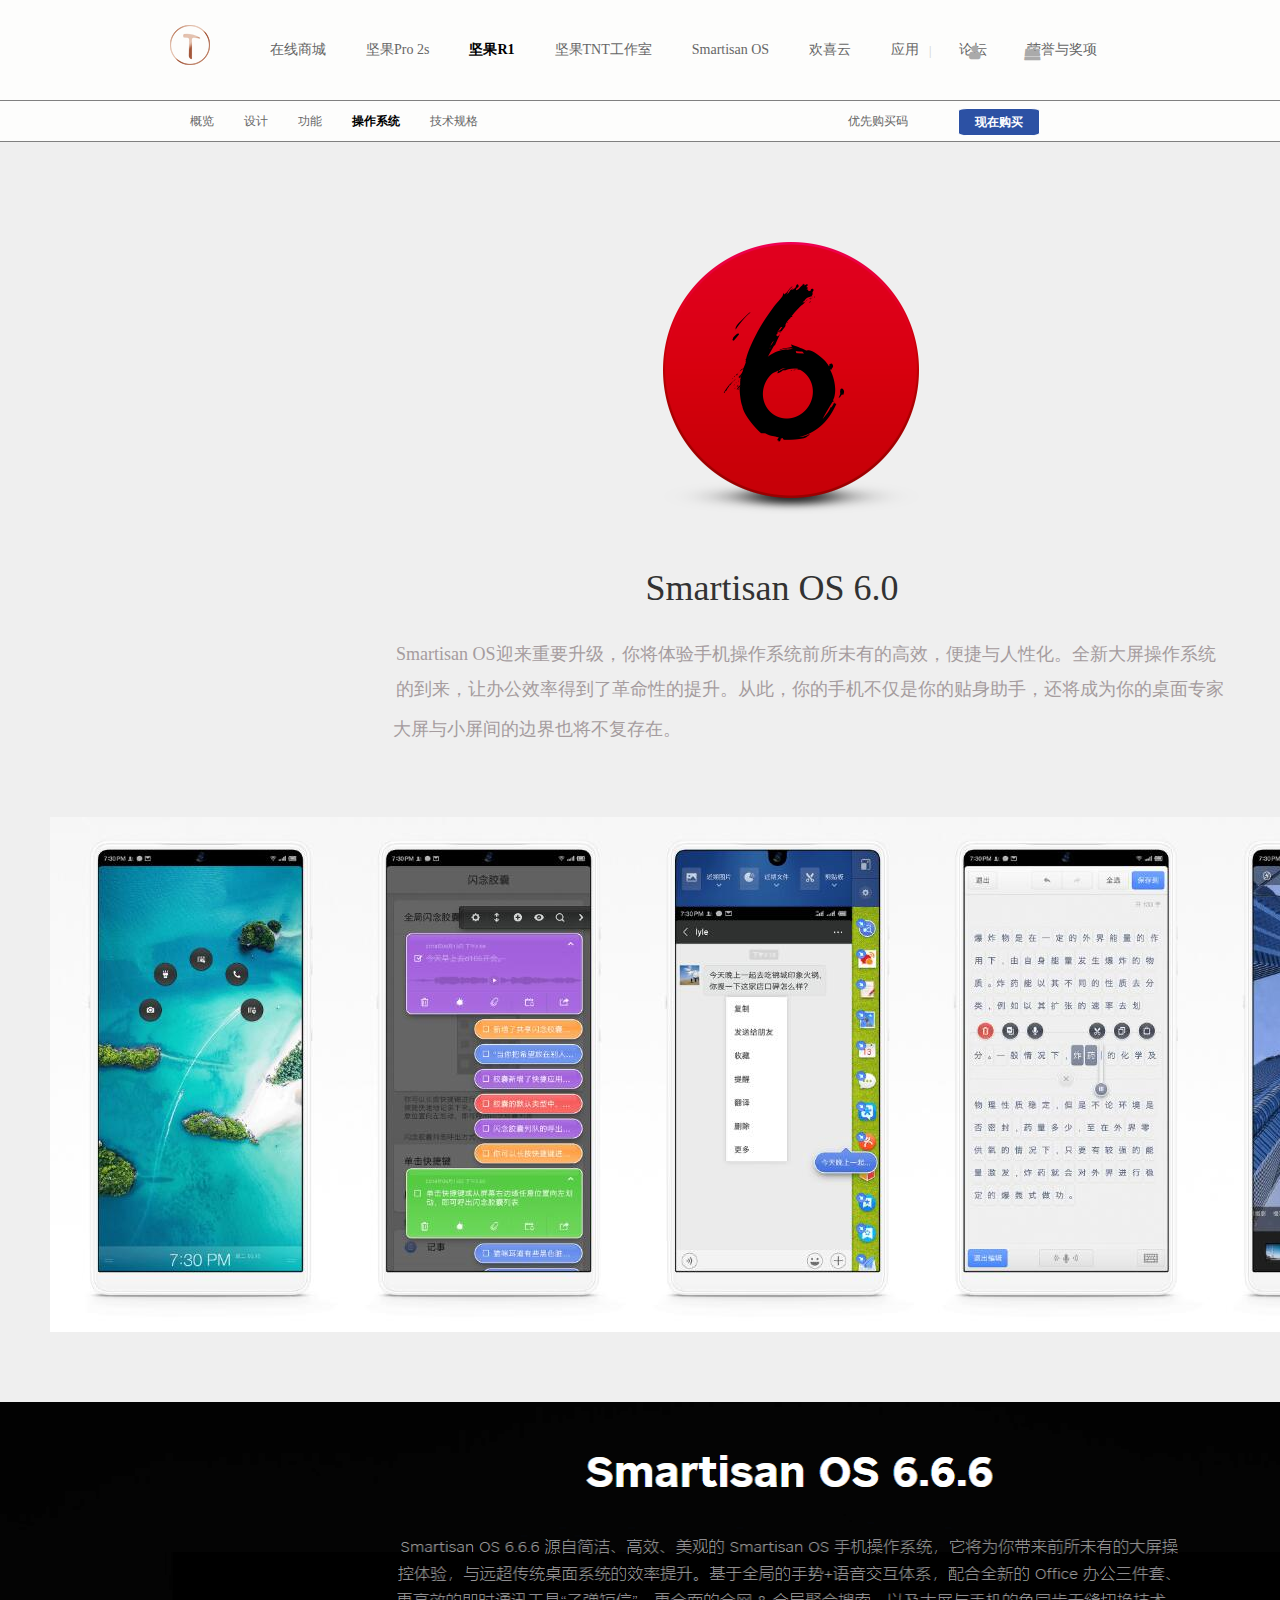
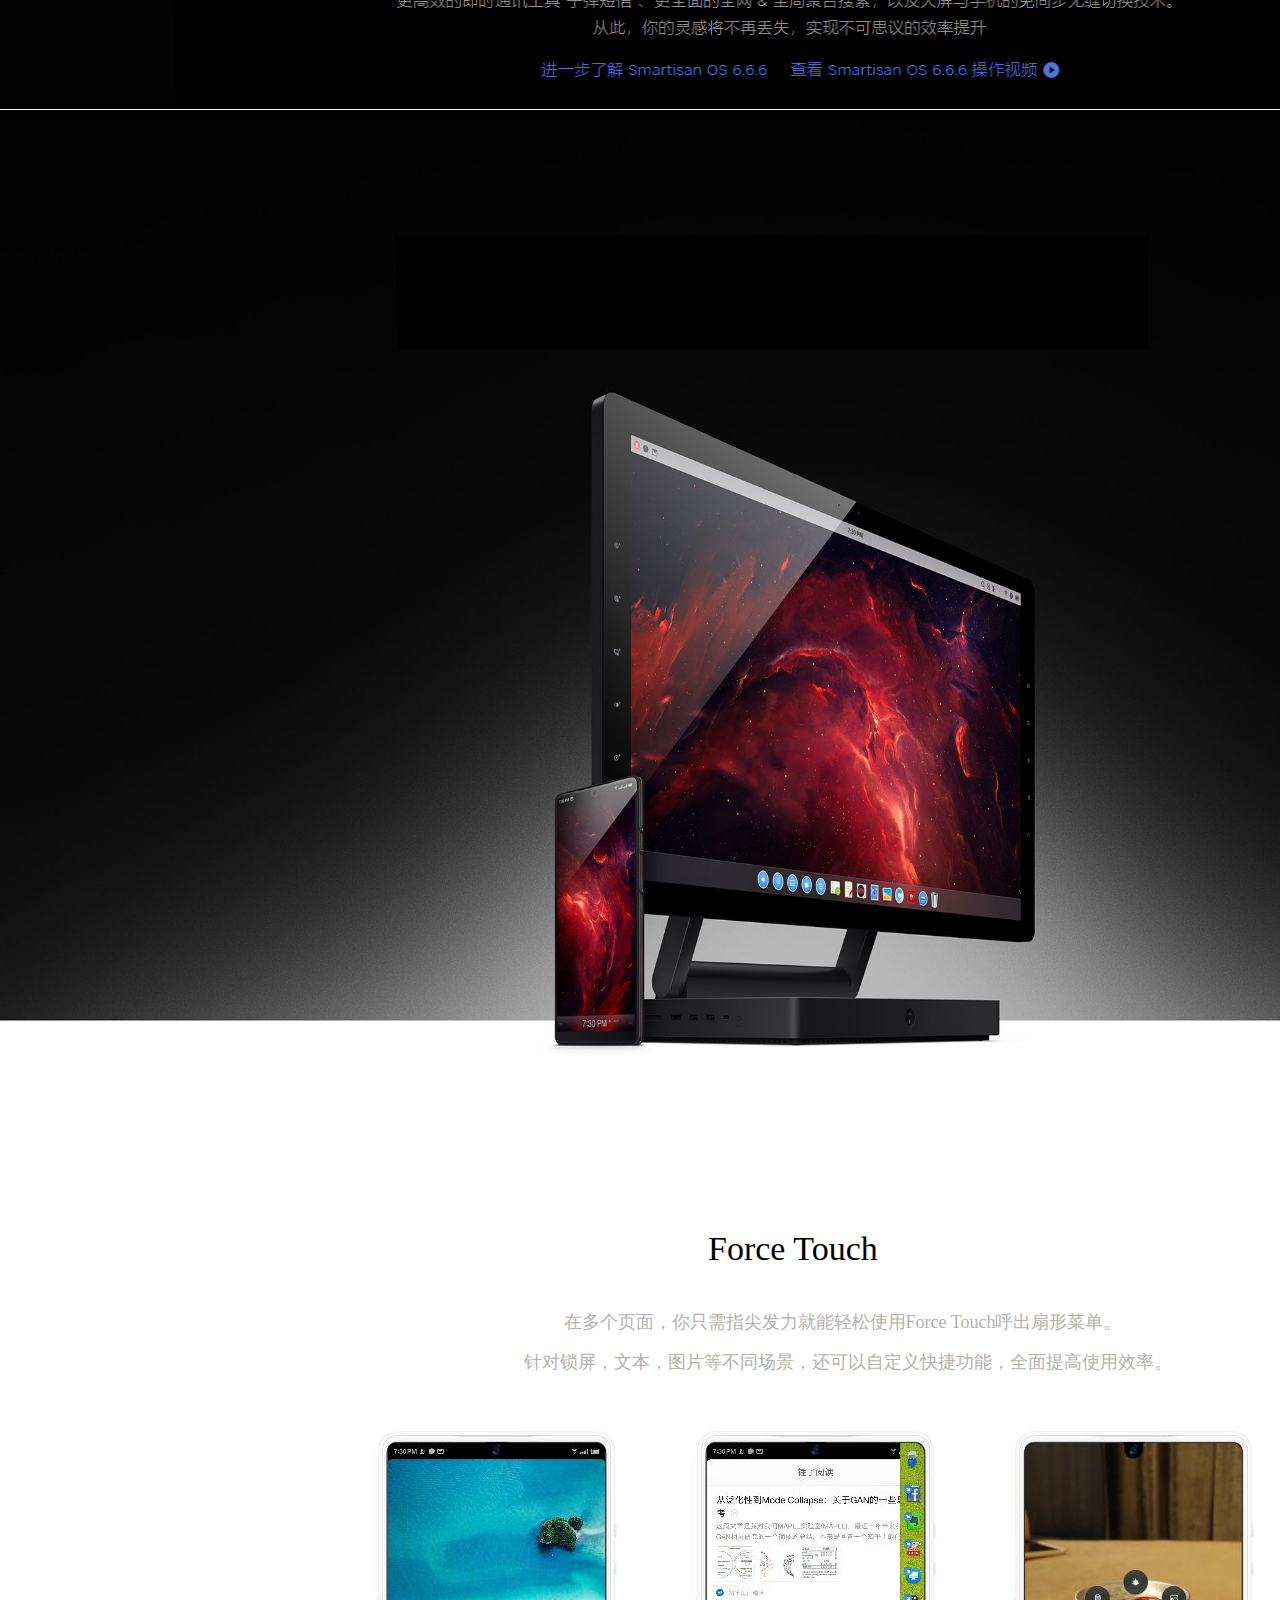
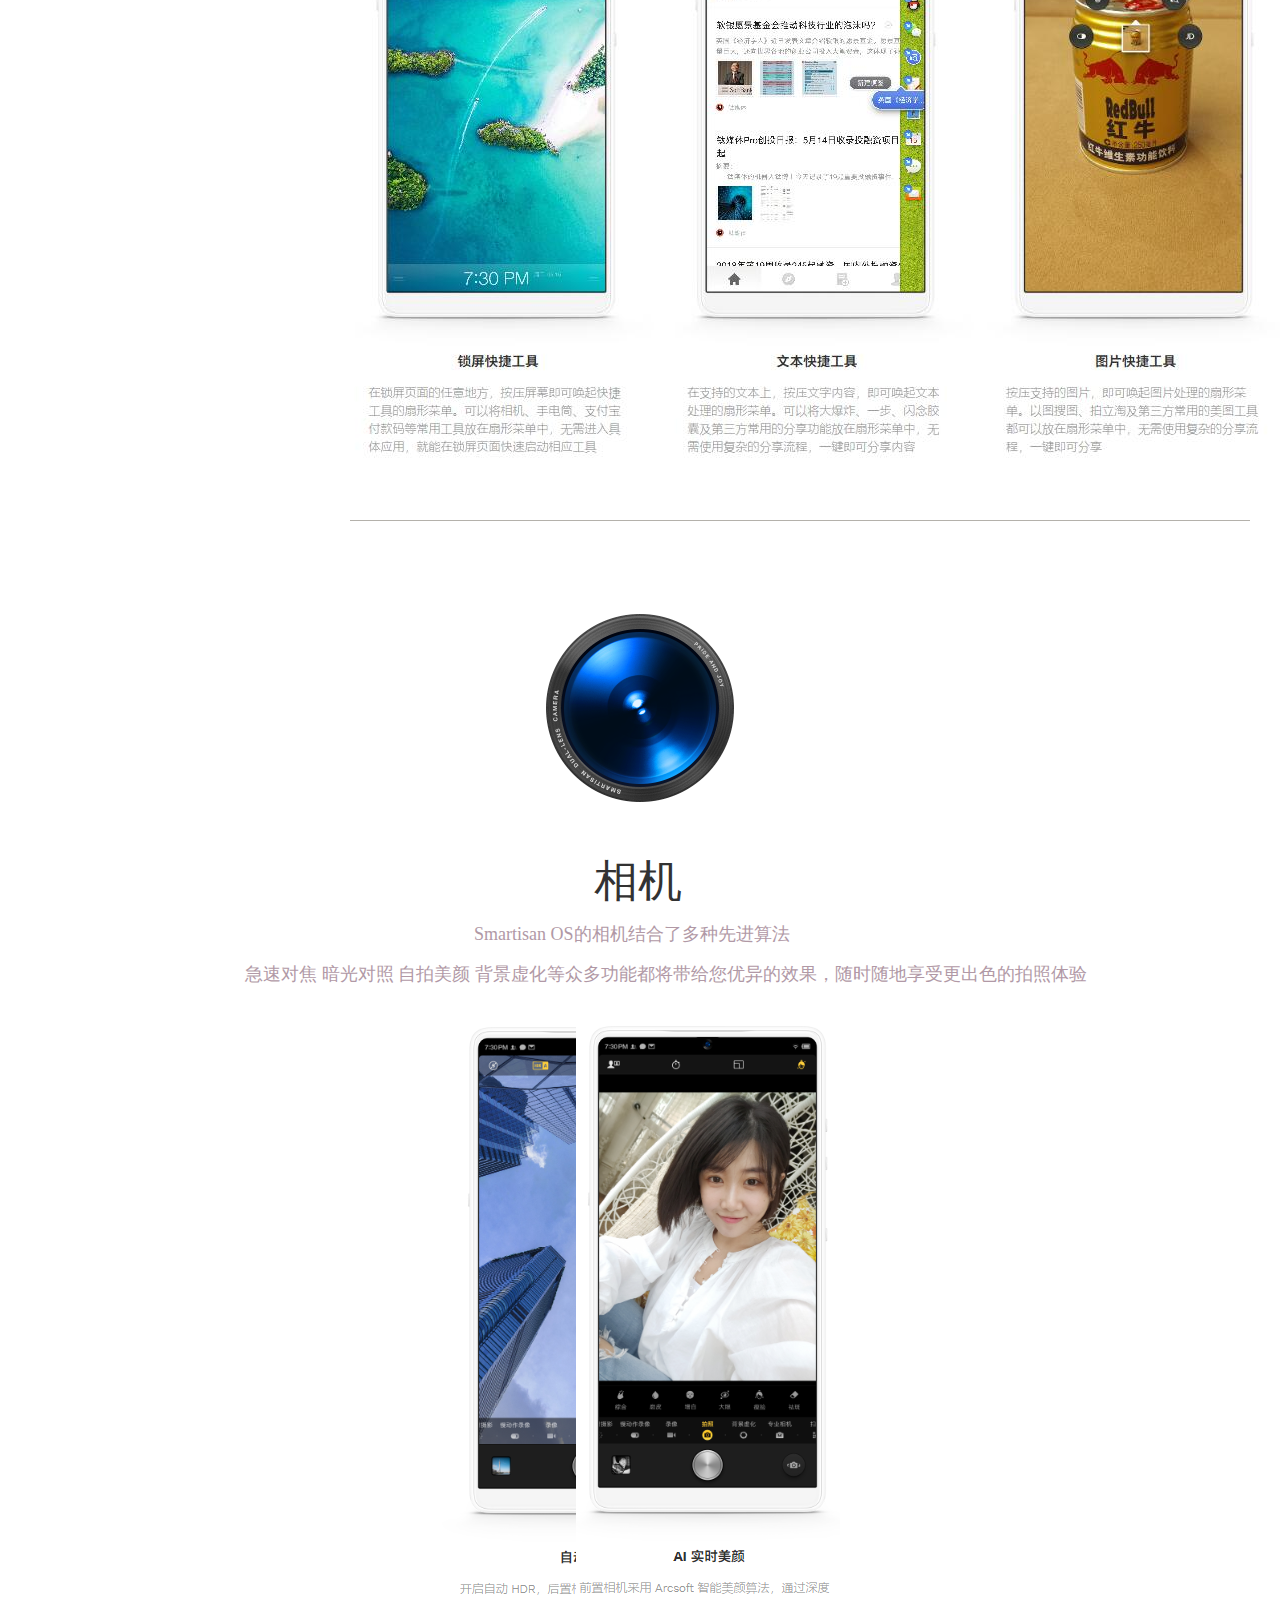
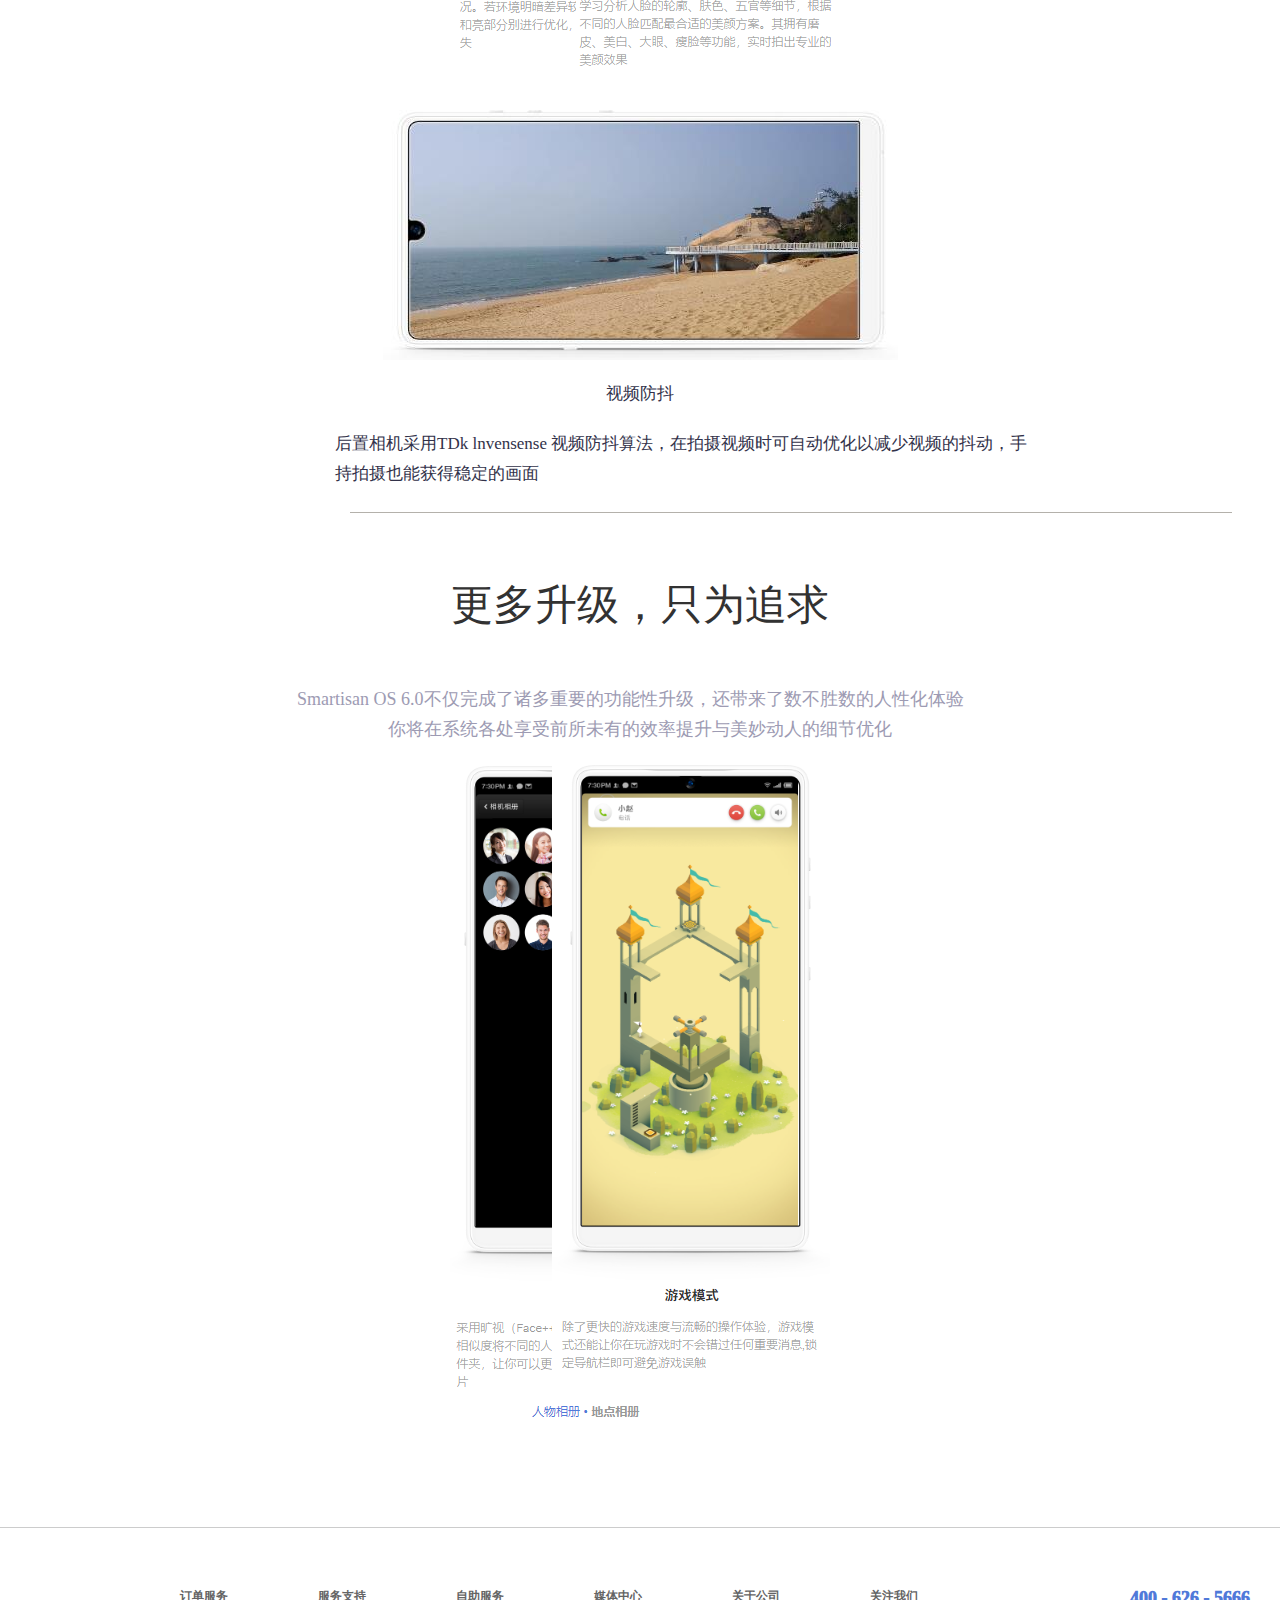
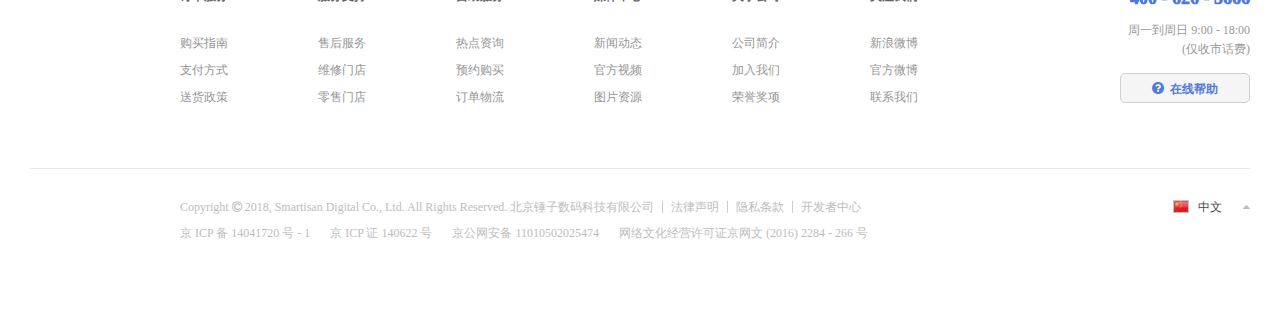
<file: caozuoxitong.html>
<!DOCTYPE html>
<html lang="en">
<head>
	<meta http-equiv="X-UA-Compatible" content="IE=Edge">
	<meta charset="UTF-8">
	<link rel="icon" type="images/favicon.ico" href="images/favicon.ico">
	<link rel="stylesheet" type="text/css" href="css/reset.css">
    <link rel="stylesheet" href="css/fonts/font-awesome.min.css">
    <link rel="stylesheet" href="css/common-index.css">
    <link rel="stylesheet" href="css/font.css">
    <link rel="stylesheet" href="css/caozuoxitong.css">
	<title>操作系统</title>
</head>
<body>
	<section class="top">
		<img src="images/logo-lightgold.png" alt="">
		<ul class="top-nav1">
			<li class="top-nav-item"><a href="#">在线商城</a></li>
			<li class="top-nav-item"><a href="#">坚果Pro 2s</a></li>
			<li class="top-nav-item"><a class="checked" href="#">坚果R1</a></li>
			<li class="top-nav-item "><a href="jianguoTNT.html">坚果TNT工作室</a></li>
			<li class="top-nav-item"><a href="#">Smartisan OS</a></li>
			<li class="top-nav-item"><a href="#">欢喜云</a></li>
			<li class="top-nav-item"><a href="#">应用</a></li>
			<li class="top-nav-item"><a href="#">论坛</a></li>
			<li class="top-nav-item"><a href="#">荣誉与奖项</a></li>
		</ul>
		<div class="cart-shop">
            <div class="cart-nav">
                <span class="sep">|</span>
                <a href="#" class="link"><i class="fa fa-user"></i></a>
                <a href="javascript:;" class="link" id="link">
                    <i class="fa fa-shopping-bag"></i>
                </a>    
                <div class="tankuang" id="tankuang">
                    <i class="fa fa-shopping-cart"></i>
                    <h3>购物车为空</h3>
                    <p>您还没有选购任何商品，现在前往商城选购吧！</p>
                </div>
            </div>
	    </div>
	</section>
	<section>
		<div class="user-info" id="user-info">
	    	<ul>
	    		<li class="user-info-item"><a  href="first.html">概览</a></li>
	    		<li class="user-info-item"><a  href="sheji.html">设计</a></li>
	    		<li class="user-info-item"><a href="first-gongneng.html">功能</a></li>
	    		<li class="user-info-item"><a class="checked" href="caozuoxitong.html">操作系统</a></li>
	    		<li class="user-info-item"><a  href="jishu.html">技术规格</a></li>
	    	</ul>
    	    <div class="user-info-right">
    	    	<a href="#">优先购买码</a>
    	    	<p class="box">现在购买</p>
    	    </div>
		</div>
		<div class="content">
			<div class="cz1"></div>
			<p class="txt1">Smartisan OS 6.0</p>
			<p class="txt2">Smartisan OS迎来重要升级，你将体验手机操作系统前所未有的高效，便捷与人性化。全新大屏操作系统</p>
			<p class="txt3">的到来，让办公效率得到了革命性的提升。从此，你的手机不仅是你的贴身助手，还将成为你的桌面专家</p>
			<p class="txt4">大屏与小屏间的边界也将不复存在。</p>
			<img class="aa" src="images/caozuo2.jpg" alt="">
		</div>
		<div class="content2 clearfix">
			<img class="bb" src="images/caozuo3.png" alt="">
			<img class="cc " src="images/caozuo4.jpg" alt="">
			<p class="txt1">Force Touch</p>
			<p class="txt2">在多个页面，你只需指尖发力就能轻松使用Force Touch呼出扇形菜单。</p>
			<p class="txt3">针对锁屏，文本，图片等不同场景，还可以自定义快捷功能，全面提高使用效率。</p>
			<img class="dd" src="images/caozuo5.jpg" alt="">
			<div class="wirt"></div>
		</div>
		<div class="content3 clearfix">
			<img class="aa" src="images/xiangji.png" alt="">
			<p class="txt1">相机</p>
			<p class="txt2">Smartisan OS的相机结合了多种先进算法</p>
			<p class="txt3">急速对焦 暗光对照 自拍美颜 背景虚化等众多功能都将带给您优异的效果，随时随地享受更出色的拍照体验</p>
			<img class="bb" src="images/caozuo6.png" alt="">
			<img class="cc" src="images/caozuo7.png" alt="">
			<img class="dd" src="images/caozuo8.jpg" alt="">
			<p class="txt4">视频防抖</p>
			<p class="txt5">后置相机采用TDk lnvensense 视频防抖算法，在拍摄视频时可自动优化以减少视频的抖动，手</p>
			<p class="txt6">持拍摄也能获得稳定的画面</p>
			<div class="wirt"></div>
		</div>
	</section>
	<footer class="foot">
		<div class="bottom-content">
			<p class="txt1">更多升级，只为追求</p>
			<p class="txt2">Smartisan OS 6.0不仅完成了诸多重要的功能性升级，还带来了数不胜数的人性化体验</p>
			<p class="txt3">你将在系统各处享受前所未有的效率提升与美妙动人的细节优化</p>
			<img class="aa" src="images/caozuo9.png" alt="">
			<img class="bb" src="images/caozuo10.png" alt="">
		</div>
	</footer>
	<footer class="footer">
		 <div class="container">
            <div class="foot-list">
                <div class="left-list fl">
                    <dl>
                        <dt>订单服务</dt>
                        <dd><a href="#" class="link">购买指南</a></dd>
                        <dd><a href="#" class="link">支付方式</a></dd>
                        <dd><a href="#" class="link">送货政策</a></dd>
                    </dl>
                    <dl>
                        <dt>服务支持</dt>
                        <dd><a href="#" class="link">售后服务</a></dd>
                        <dd><a href="#" class="link">维修门店</a></dd>
                        <dd><a href="#" class="link">零售门店</a></dd>
                    </dl>
                    <dl>
                        <dt>自助服务</dt>
                        <dd><a href="#" class="link">热点资询</a></dd>
                        <dd><a href="#" class="link">预约购买</a></dd>
                        <dd><a href="#" class="link">订单物流</a></dd>
                    </dl>
                    <dl>
                        <dt>媒体中心</dt>
                        <dd><a href="#" class="link">新闻动态</a></dd>
                        <dd><a href="#" class="link">官方视频</a></dd>
                        <dd><a href="#" class="link">图片资源</a></dd>
                    </dl>
                    <dl>
                        <dt>关于公司</dt>
                        <dd><a href="#" class="link">公司简介</a></dd>
                        <dd><a href="#" class="link">加入我们</a></dd>
                        <dd><a href="#" class="link">荣誉奖项</a></dd>
                    </dl>
                    <dl>
                        <dt>关注我们</dt>
                        <dd><a href="#" class="link">新浪微博</a></dd>
                        <dd><a href="#" class="link">官方微博</a></dd>
                        <dd><a href="#" class="link">联系我们</a></dd>
                    </dl>   
                </div>
                <div class="right-list fr">
                    <p class="num">400 - 626 - 5666</p>
                    <p class="time">周一到周日 9:00 - 18:00</p>
                    <p class="txt">(仅收市话费)</p>
                    <p class="help"><i class="fa fa-question-circle"></i>在线帮助</p>
                </div>
            </div>
            <div class="foot-nav clearfix">
                <div class="left-nav fl">
                    <ul class="top1 clearfix">
                        <li>Copyright <i class="fa fa-copyright"></i> 2018, Smartisan Digital Co., Ltd. All Rights Reserved. 北京锤子数码科技有限公司<span></span></li>
                        <li><a href="#" class="link">法律声明</a><span></span></li>
                        <li><a href="#" class="link">隐私条款</a><span></span></li>
                        <li><a href="#" class="link">开发者中心</a></li>
                    </ul>
                    <ul class="bottom">
                        <li><a href="#" class="link">京 ICP 备 14041720 号 - 1</a></li>
                        <li><a href="#" class="link">京 ICP 证 140622 号</a></li>
                        <li><a href="#" class="link">京公网安备 11010502025474</a></li>
                        <li><a href="#" class="link">网络文化经营许可证京网文 (2016) 2284 - 266 号</a></li>
                    </ul>
                </div>
                <div class="right-nav fr">
                    <a href="#" class="link">
                        <div></div>
                        <span>中文</span>
                        <i class="fa fa-caret-up"></i>
                    </a>
                </div>
            </div>
	</footer>
</body>
<script src="js/util.js"></script>
<script src="js/first.js"></script>
</html>
</file>
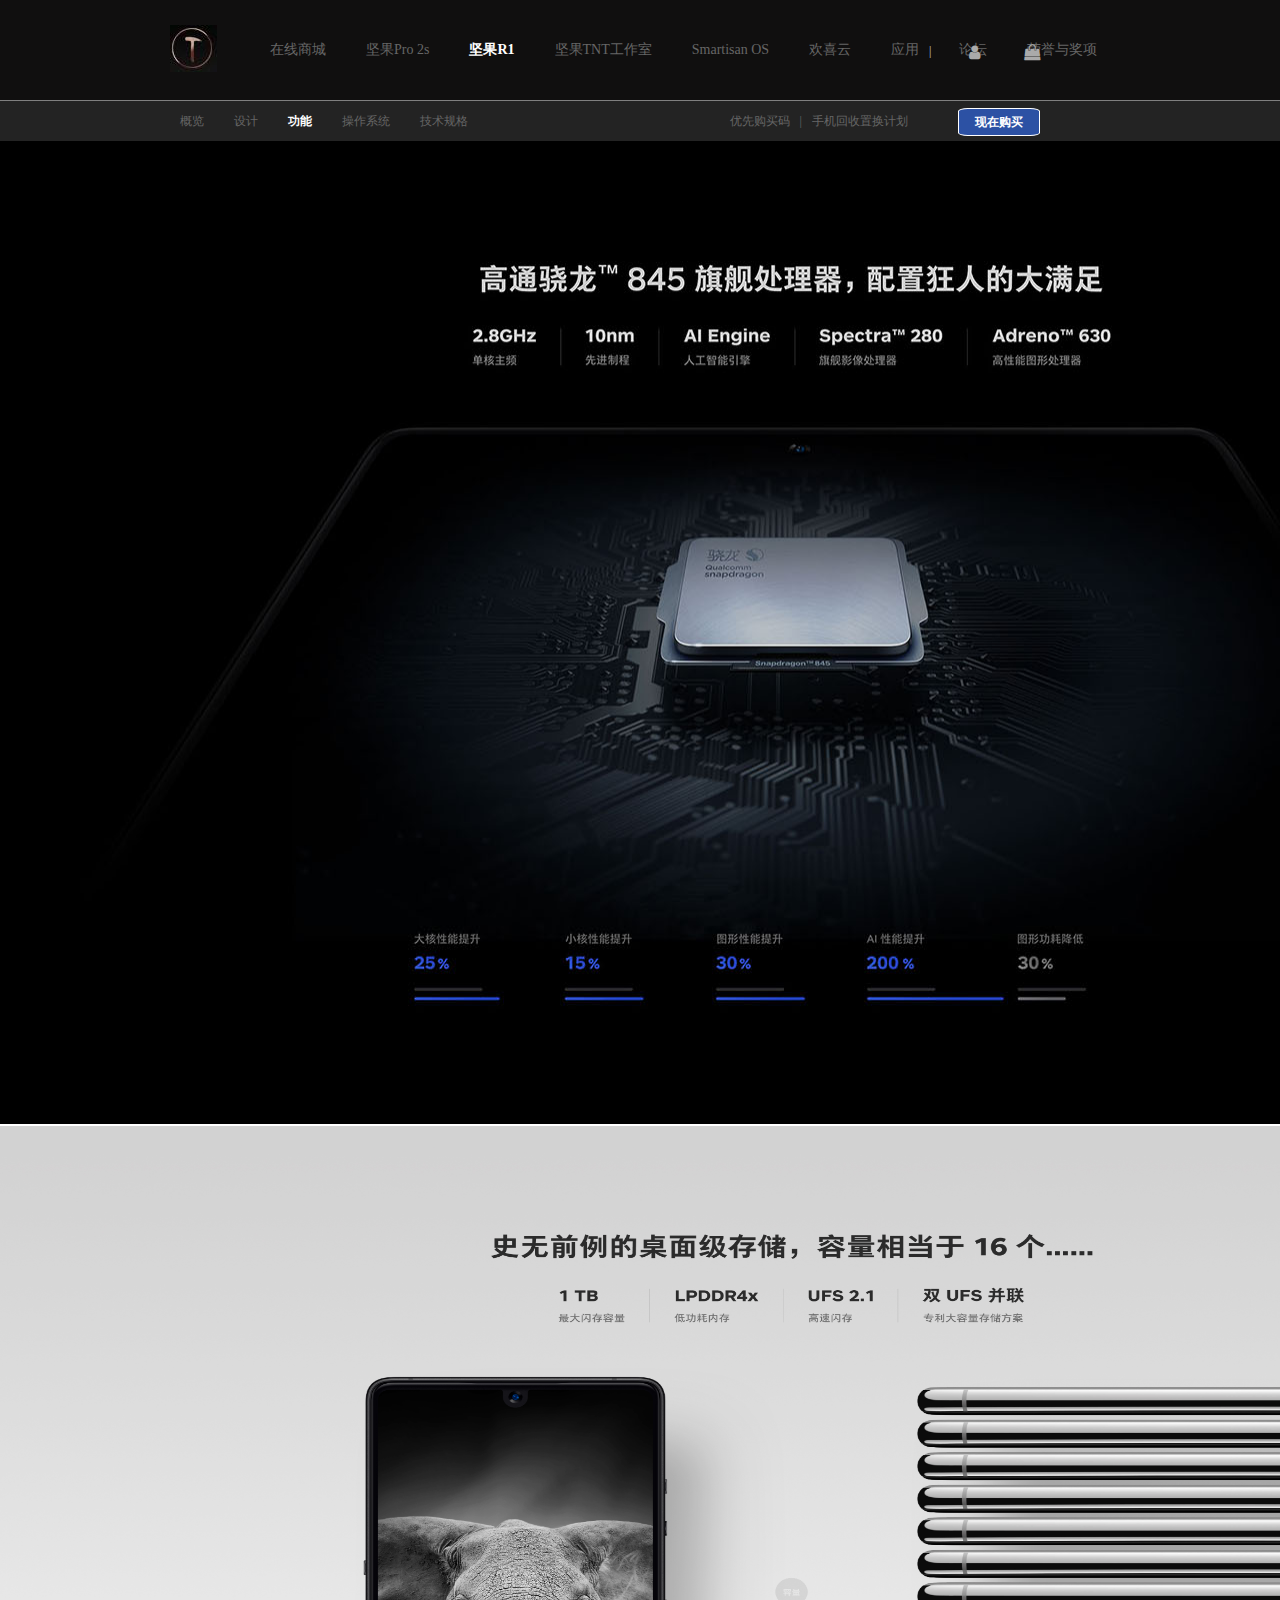
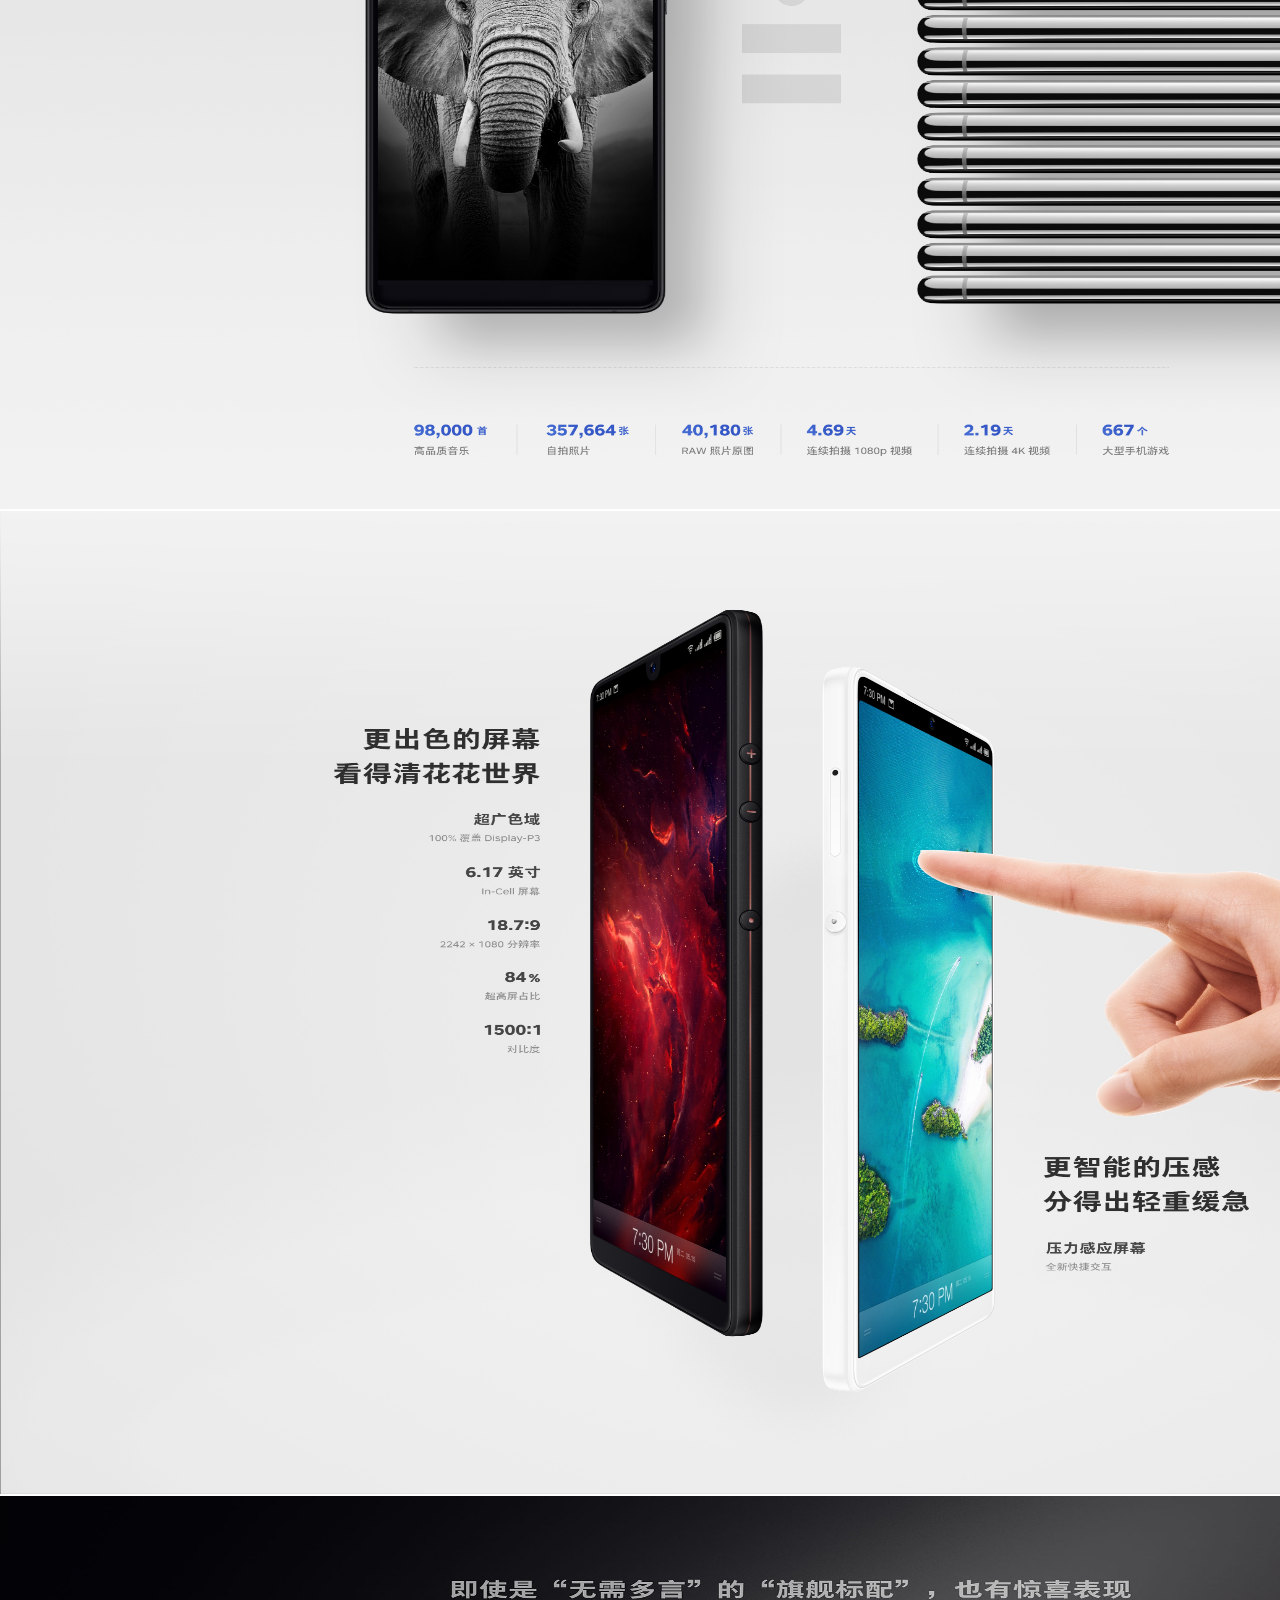
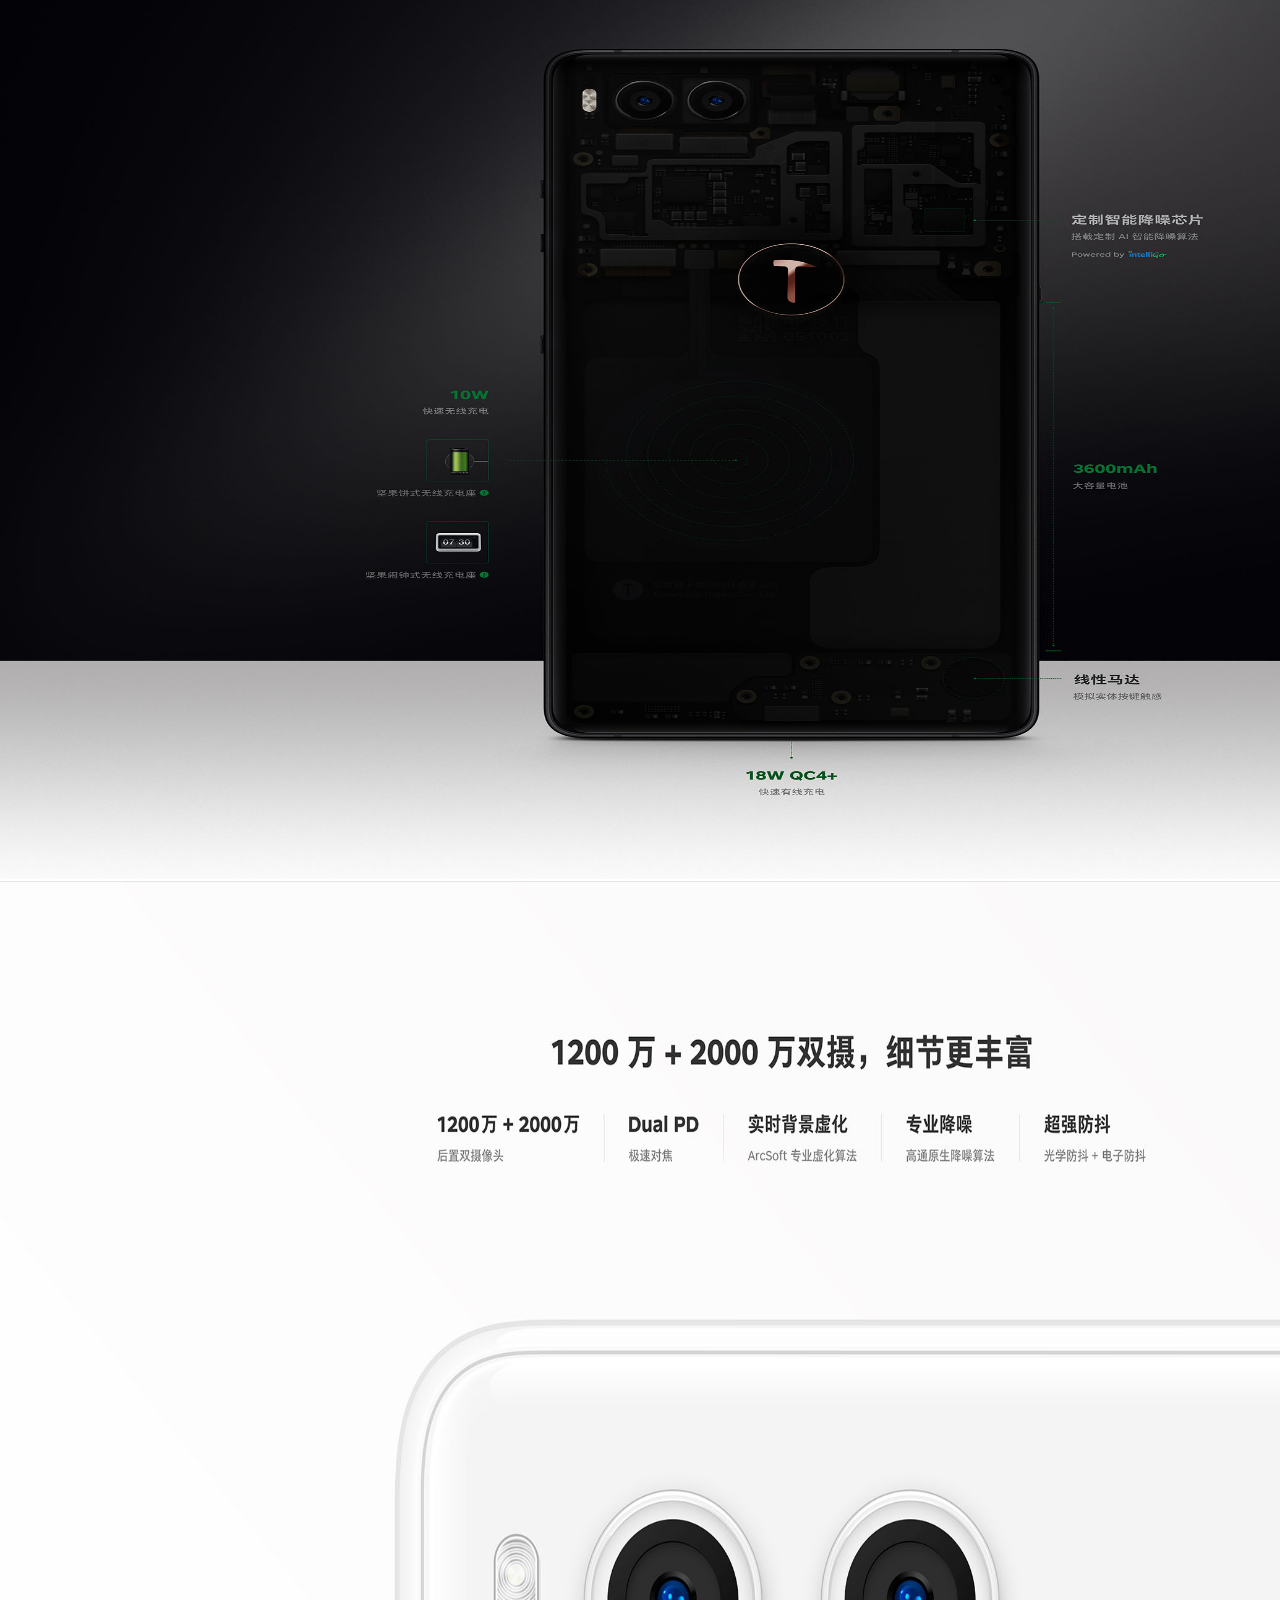
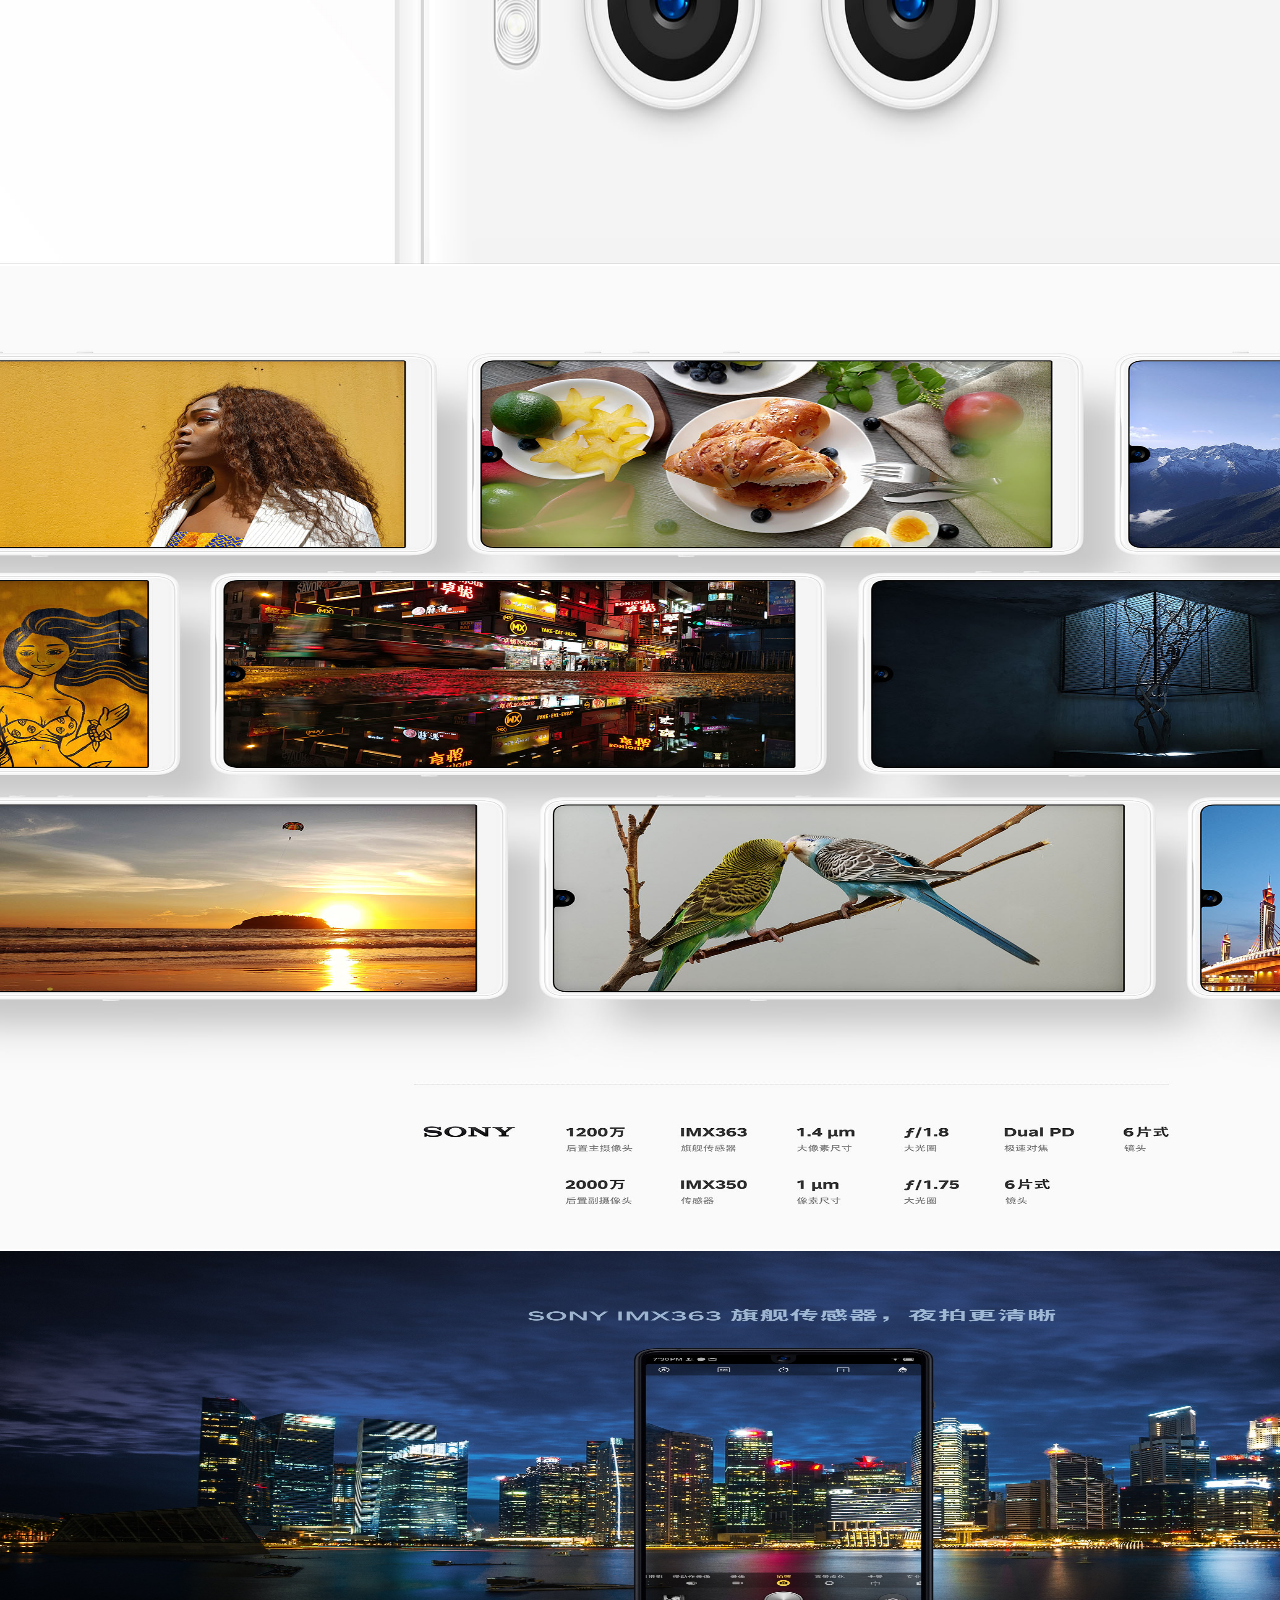
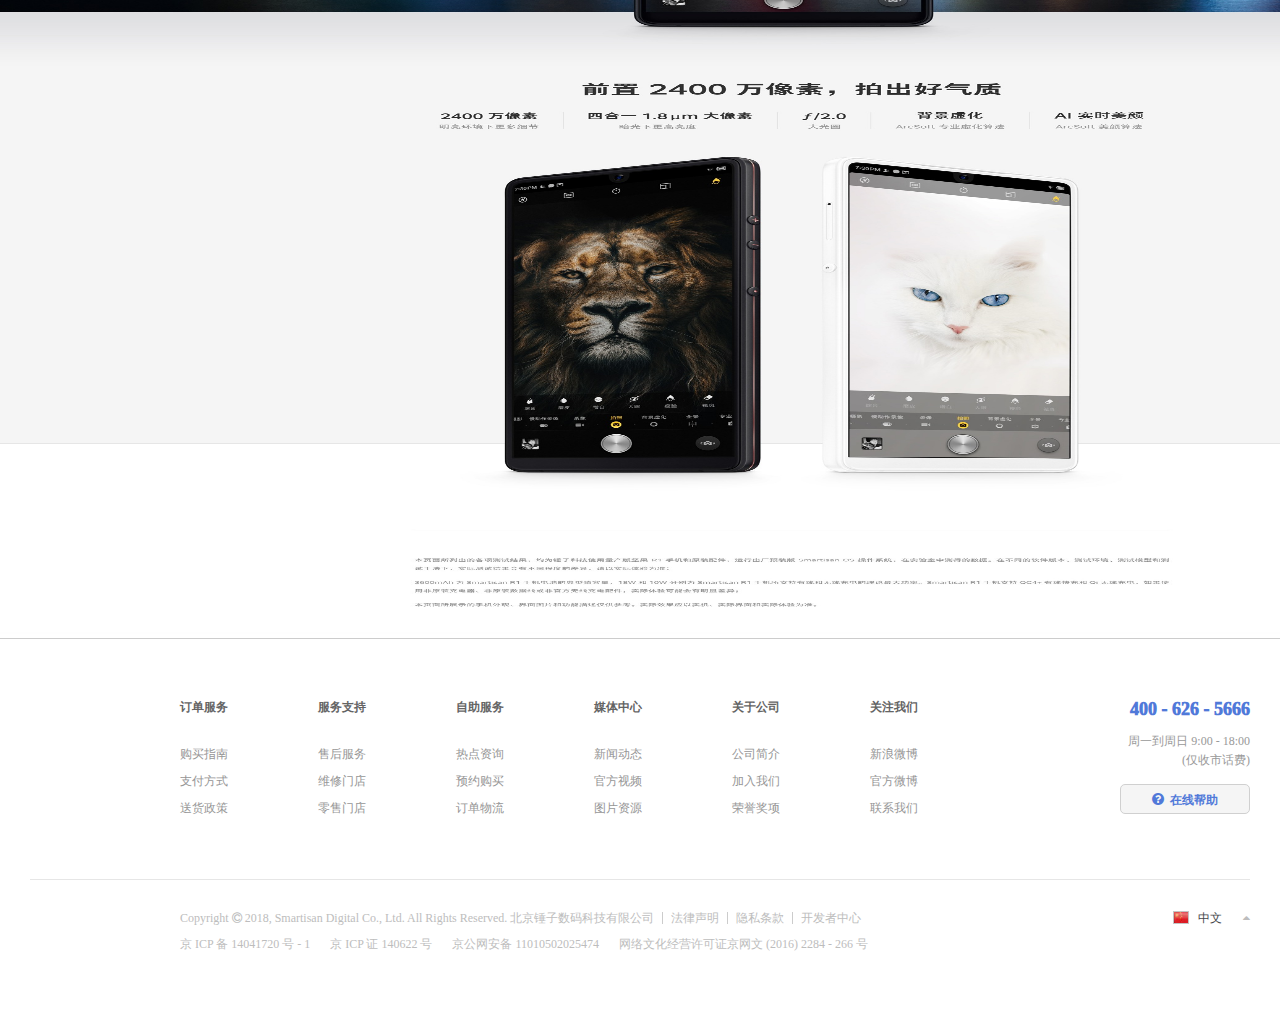
<file: first-gongneng.html>
<!DOCTYPE html>
<html lang="en">
<head>
	<meta http-equiv="X-UA-Compatible" content="IE=Edge">	
	<meta charset="UTF-8">
	<link rel="icon" type="images/favicon.ico" href="images/favicon.ico">
	<link rel="stylesheet" type="text/css" href="css/reset.css">
	<link rel="stylesheet" href="css/fonts/font-awesome.min.css">
    <link rel="stylesheet" href="css/common-index.css">
    <link rel="stylesheet" href="css/font.css">
    <link rel="stylesheet" href="css/first-gongneng.css">
	<title>功能</title>
</head>
<body>
	<section class="top">
		<div class="logo">
			<img src="images/logo.jpg" alt="">
		</div>
		<ul class="top-nav1">
			<li class="top-nav-item"><a href="#">在线商城</a></li>
			<li class="top-nav-item"><a href="#">坚果Pro 2s</a></li>
			<li class="top-nav-item"><a href="first.html" class="checked">坚果R1</a></li>
			<li class="top-nav-item"><a href="jianguoTNT.html">坚果TNT工作室</a></li>
			<li class="top-nav-item"><a href="#">Smartisan OS</a></li>
			<li class="top-nav-item"><a href="#">欢喜云</a></li>
			<li class="top-nav-item"><a href="#">应用</a></li>
			<li class="top-nav-item"><a href="#">论坛</a></li>
			<li class="top-nav-item"><a href="#">荣誉与奖项</a></li>
		</ul>
		<div class="cart-shop">
            <div class="cart-nav">
                <span class="sep">|</span>
                <a href="#" class="link"><i class="fa fa-user"></i></a>
                <a href="javascript:;" class="link" id="link">
                    <i class="fa fa-shopping-bag"></i>
                </a>    
                <div class="tankuang" id="tankuang">
                    <i class="fa fa-shopping-cart"></i>
                    <h3>购物车为空</h3>
                    <p>您还没有选购任何商品，现在前往商城选购吧！</p>
                </div>
            </div>
	    </div>
	</section>
		<div class="user-info" id="user-info">
		    	<ul>
		    		<li class="user-info-item"><a href="first.html">概览</a></li>
		    		<li class="user-info-item"><a href="sheji.html">设计</a></li>
		    		<li class="user-info-item"><a class="checked"href="first-gongneng.html">功能</a></li>
		    		<li class="user-info-item"><a href="caozuoxitong.html">操作系统</a></li>
		    		<li class="user-info-item"><a href="jishu.html">技术规格</a></li>
		    	</ul>
		    <div class="user-info-right">
		    	<a href="#">优先购买码</a><span>|</span><a href="#">手机回收置换计划</a>
		    	<p class="box">现在购买</p>
		    </div>
		</div>    
	<header class="header">
		<div class="header-nav">
			<img src="images/GN-1.jpg" class="aa" alt="">
			<img src="images/GN-2.jpg" class="aa" alt="">
			<img src="images/GN-3.jpg" class="aa" alt="">
			<img src="images/GN-4.jpg" class="aa" alt="">
			<img src="images/GN-5.jpg" class="aa" alt="">
			<img src="images/GN-6.jpg" class="aa" alt="">
			<img src="images/GN-7.jpg" class="aa" alt="">
		</div>
	</header>
	<footer class="foot">
		 <div class="container">
            <div class="foot-list">
                <div class="left-list fl">
                    <dl>
                        <dt>订单服务</dt>
                        <dd><a href="#" class="link">购买指南</a></dd>
                        <dd><a href="#" class="link">支付方式</a></dd>
                        <dd><a href="#" class="link">送货政策</a></dd>
                    </dl>
                    <dl>
                        <dt>服务支持</dt>
                        <dd><a href="#" class="link">售后服务</a></dd>
                        <dd><a href="#" class="link">维修门店</a></dd>
                        <dd><a href="#" class="link">零售门店</a></dd>
                    </dl>
                    <dl>
                        <dt>自助服务</dt>
                        <dd><a href="#" class="link">热点资询</a></dd>
                        <dd><a href="#" class="link">预约购买</a></dd>
                        <dd><a href="#" class="link">订单物流</a></dd>
                    </dl>
                    <dl>
                        <dt>媒体中心</dt>
                        <dd><a href="#" class="link">新闻动态</a></dd>
                        <dd><a href="#" class="link">官方视频</a></dd>
                        <dd><a href="#" class="link">图片资源</a></dd>
                    </dl>
                    <dl>
                        <dt>关于公司</dt>
                        <dd><a href="#" class="link">公司简介</a></dd>
                        <dd><a href="#" class="link">加入我们</a></dd>
                        <dd><a href="#" class="link">荣誉奖项</a></dd>
                    </dl>
                    <dl>
                        <dt>关注我们</dt>
                        <dd><a href="#" class="link">新浪微博</a></dd>
                        <dd><a href="#" class="link">官方微博</a></dd>
                        <dd><a href="#" class="link">联系我们</a></dd>
                    </dl>   
                </div>
                <div class="right-list fr">
                    <p class="num">400 - 626 - 5666</p>
                    <p class="time">周一到周日 9:00 - 18:00</p>
                    <p class="txt">(仅收市话费)</p>
                    <p class="help"><i class="fa fa-question-circle"></i>在线帮助</p>
                </div>
            </div>
            <div class="foot-nav clearfix">
                <div class="left-nav fl">
                    <ul class="top1 clearfix">
                        <li>Copyright <i class="fa fa-copyright"></i> 2018, Smartisan Digital Co., Ltd. All Rights Reserved. 北京锤子数码科技有限公司<span></span></li>
                        <li><a href="#" class="link">法律声明</a><span></span></li>
                        <li><a href="#" class="link">隐私条款</a><span></span></li>
                        <li><a href="#" class="link">开发者中心</a></li>
                    </ul>
                    <ul class="bottom">
                        <li><a href="#" class="link">京 ICP 备 14041720 号 - 1</a></li>
                        <li><a href="#" class="link">京 ICP 证 140622 号</a></li>
                        <li><a href="#" class="link">京公网安备 11010502025474</a></li>
                        <li><a href="#" class="link">网络文化经营许可证京网文 (2016) 2284 - 266 号</a></li>
                    </ul>
                </div>
                <div class="right-nav fr">
                    <a href="#" class="link">
                        <div></div>
                        <span>中文</span>
                        <i class="fa fa-caret-up"></i>
                    </a>
                </div>
            </div>
	</footer>
</body>
<script src="js/util.js"></script>
<script src="js/first.js"></script>
</html>
</file>
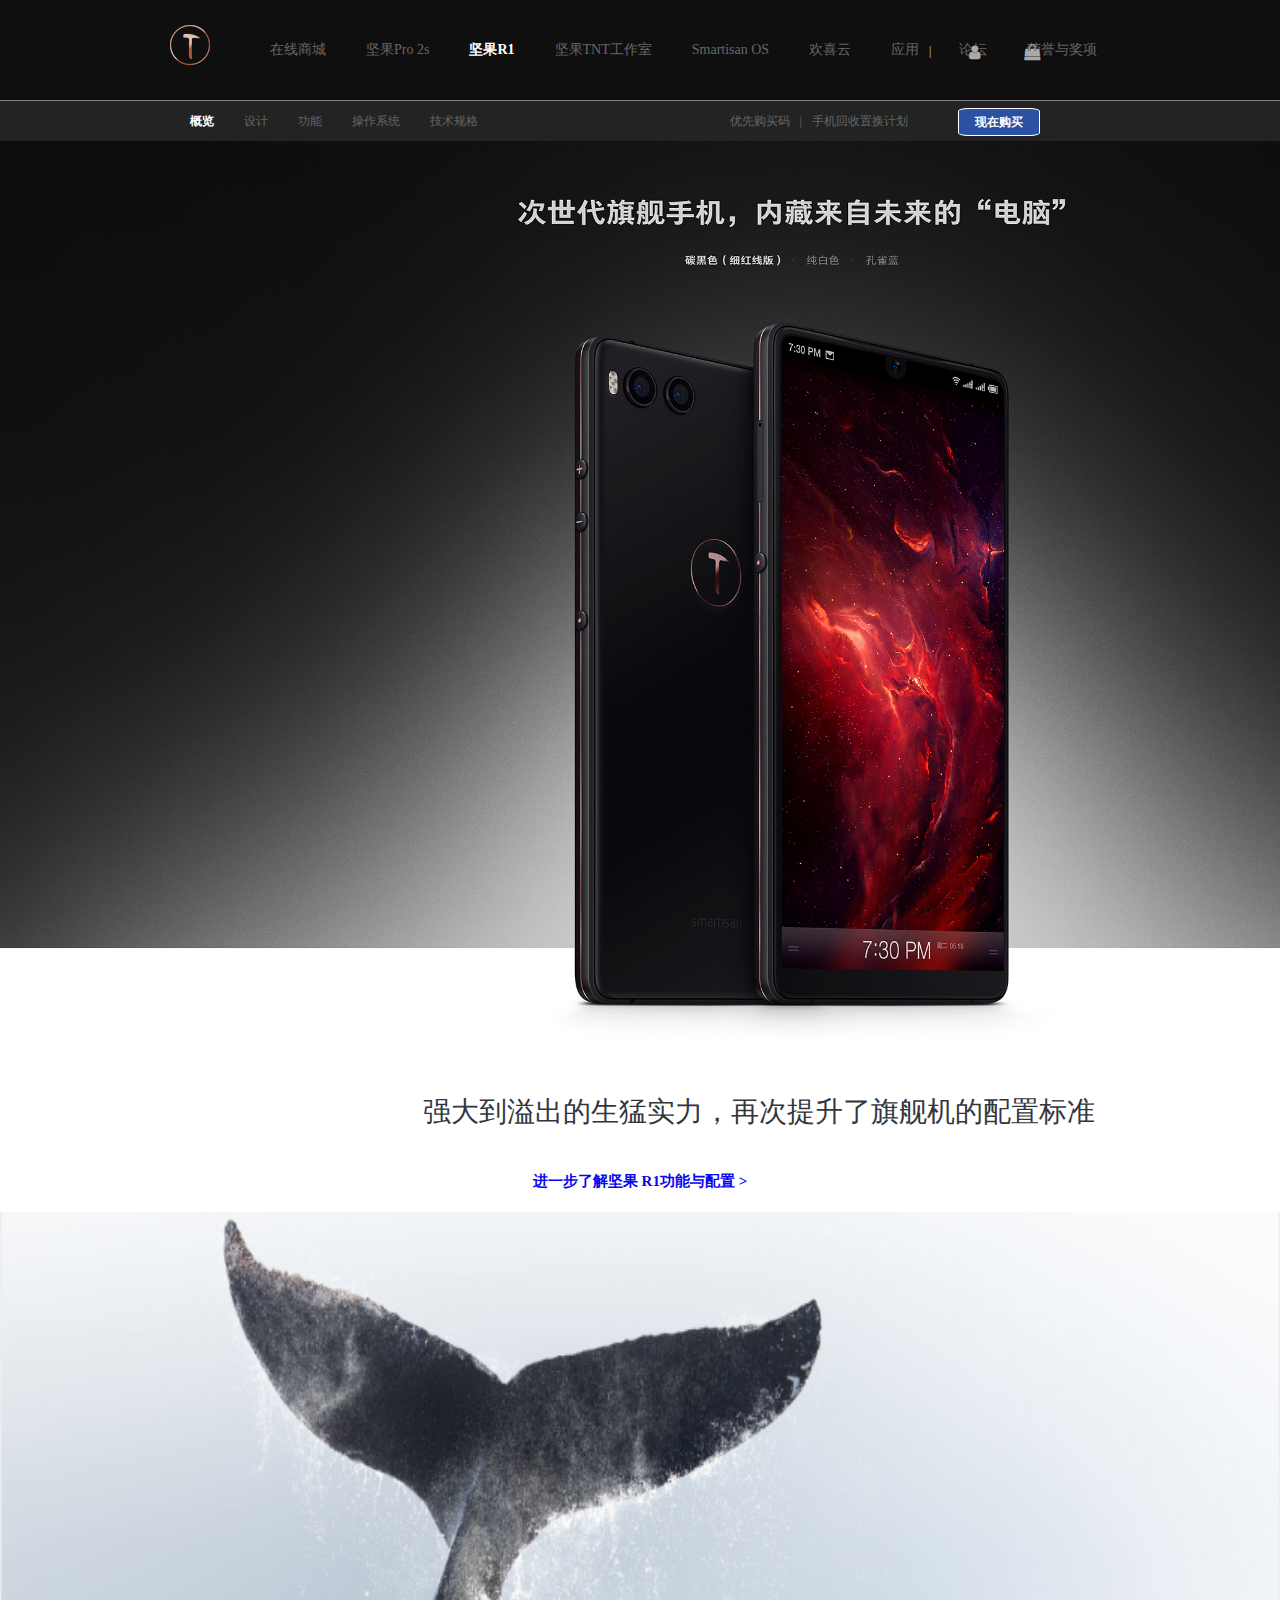
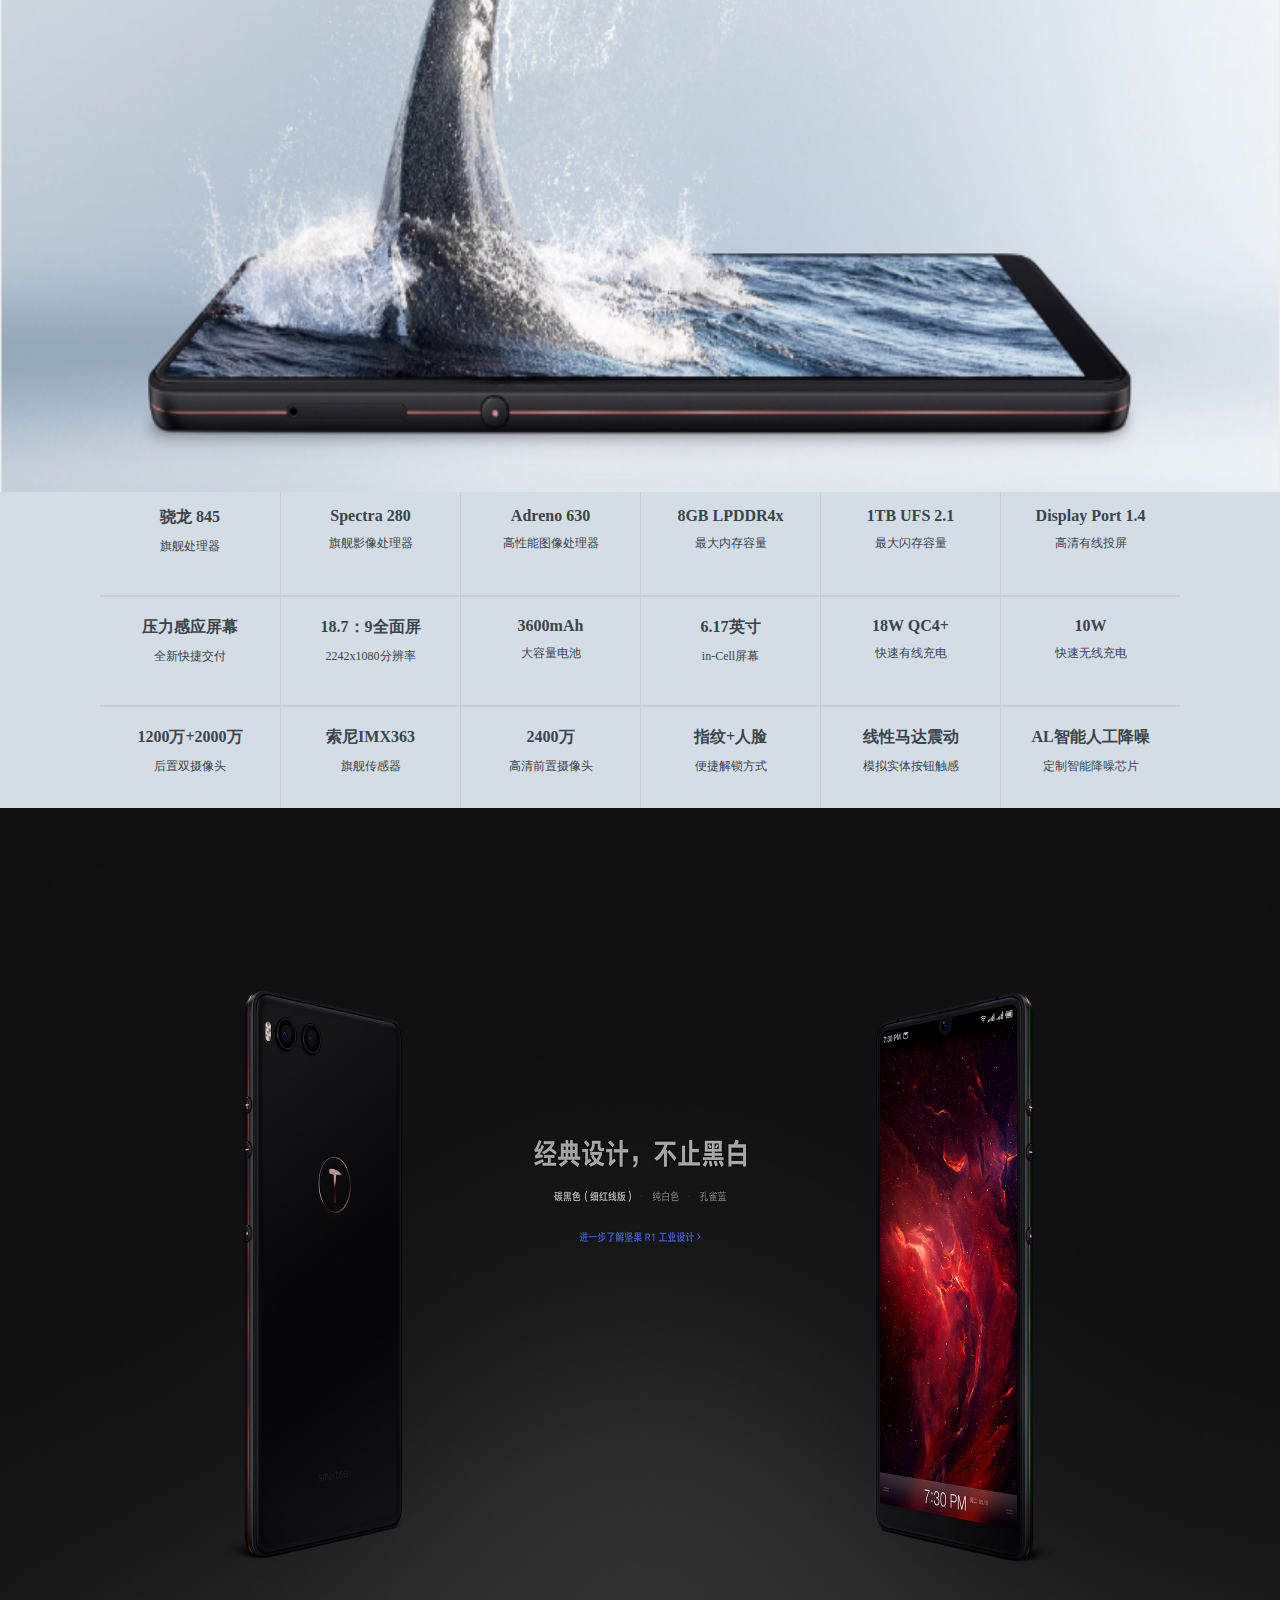
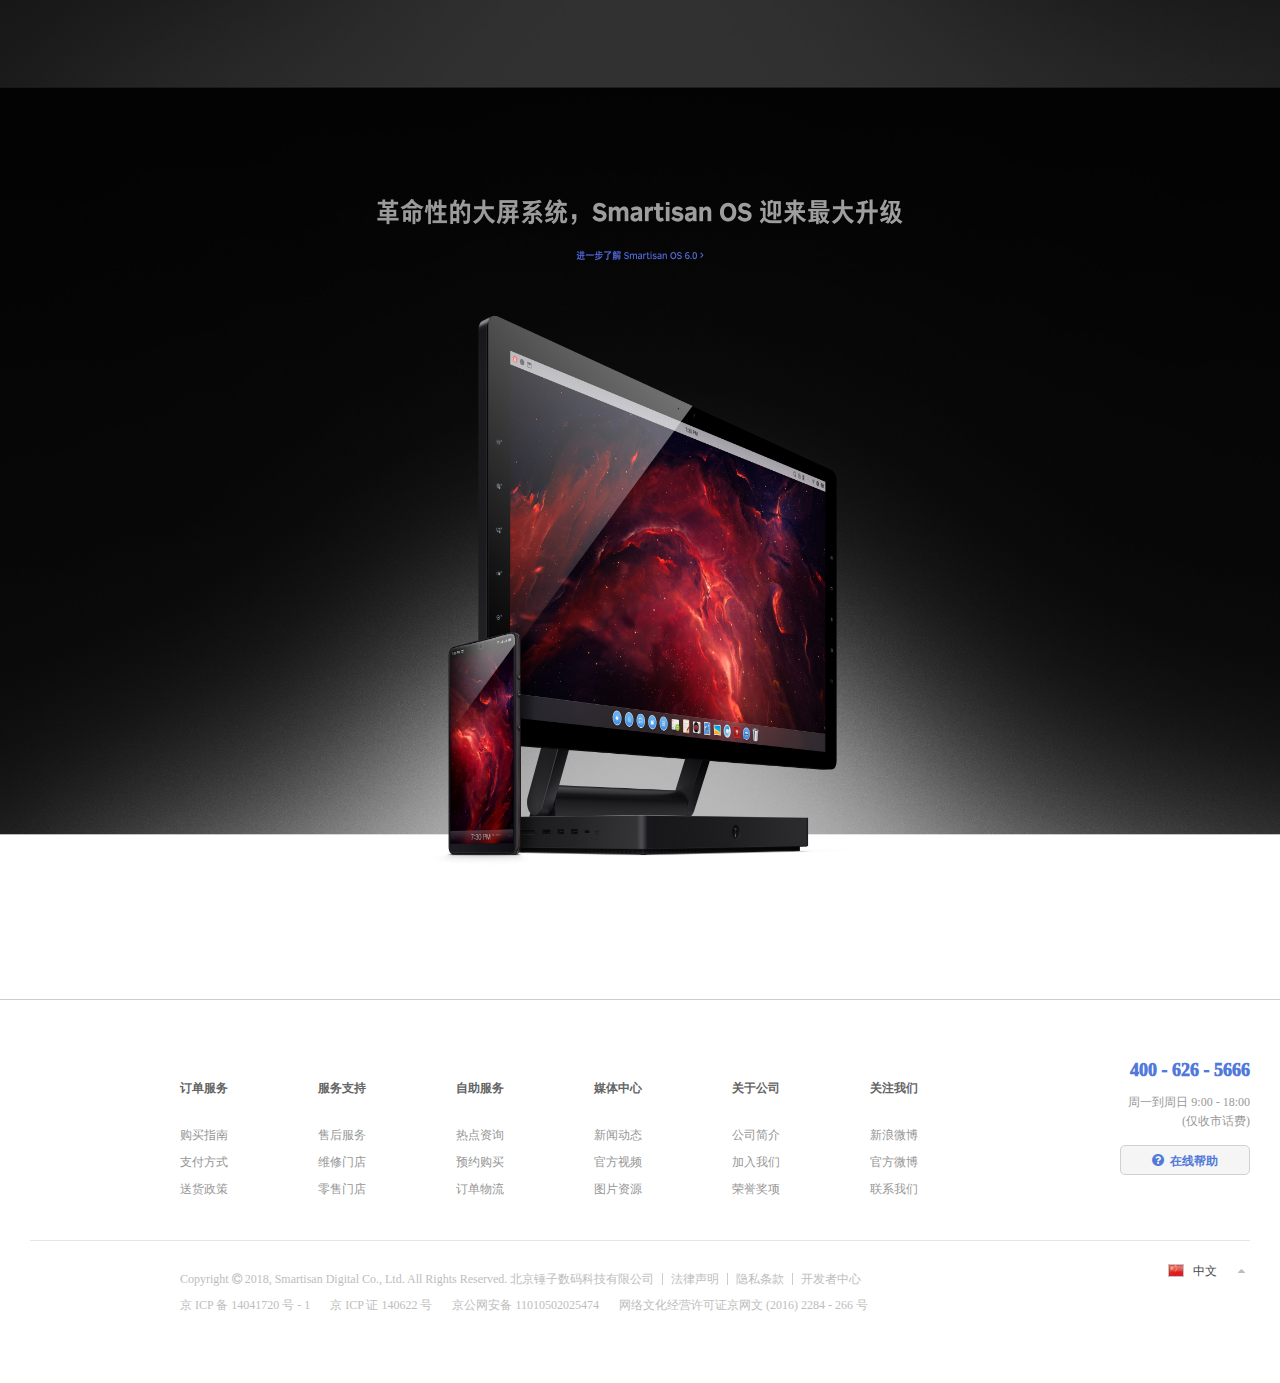
<file: first.html>
<!DOCTYPE html>
<html lang="en">
<head>
	<meta http-equiv="X-UA-Compatible" content="IE=Edge">
	<meta charset="UTF-8">
	<link rel="icon" type="images/favicon.ico" href="images/favicon.ico">
	<link rel="stylesheet" type="text/css" href="css/reset.css">
    <link rel="stylesheet" href="css/fonts/font-awesome.min.css">
    <link rel="stylesheet" href="css/common-index.css">
    <link rel="stylesheet" href="css/font.css">
	<link rel="stylesheet" type="text/css" href="css/first.css">
	<title>坚果R1</title>
</head>
<body>
	<section class="top">
			<img class="logo" src="images/logo-lightgold.png" alt="">
			<ul class="top-nav1 clearfix">
				<li class="top-nav-item"><a href="#">在线商城</a></li>
				<li class="top-nav-item"><a href="#">坚果Pro 2s</a></li>
				<li class="top-nav-item"><a class="checked" href="first.html">坚果R1</a></li>
				<li class="top-nav-item"><a href="jianguoTNT.html">坚果TNT工作室</a></li>
				<li class="top-nav-item"><a href="#">Smartisan OS</a></li>
				<li class="top-nav-item"><a href="#">欢喜云</a></li>
				<li class="top-nav-item"><a href="yingyong.html">应用</a></li>
				<li class="top-nav-item"><a href="service.html">论坛</a></li>
				<li class="top-nav-item"><a href="#">荣誉与奖项</a></li>
			</ul>
    	    <div class="cart-shop">
                <div class="cart-nav">
                    <span class="sep">|</span>
                    <a href="#" class="link"><i class="fa fa-user"></i></a>
                    <a href="javascript:;" class="link" id="link">
                        <i class="fa fa-shopping-bag"></i>
                    </a>    
                    <div class="tankuang" id="tankuang">
                        <i class="fa fa-shopping-cart"></i>
                        <h3>购物车为空</h3>
                        <p>您还没有选购任何商品，现在前往商城选购吧！</p>
                    </div>
                </div>
    	    </div>
	</section> 
	    <div class="user-info" id="user-info">
	    	<ul class="user-info-list">
	    		<li class="user-info-item"><a class="checked" href="#">概览</a></li>
	    		<li class="user-info-item"><a href="sheji.html">设计</a></li>
	    		<li class="user-info-item"><a href="first-gongneng.html">功能</a></li>
	    		<li class="user-info-item"><a href="caozuoxitong.html">操作系统</a></li>
	    		<li class="user-info-item"><a href="jishu.html">技术规格</a></li>
	    	</ul>
    	    <div class="user-info-right id="user-info-right">
    	    	<a href="#">优先购买码</a><span>|</span><a href="#">手机回收置换计划</a>
    	    	<p class="box">现在购买</p>
    	    </div>
        </div>
    <header class="header">
	<nav class="header-nav">
		<img class="aa" src="images/first.jpg">
		<span class="txt1">强大到溢出的生猛实力，再次提升了旗舰机的配置标准</span>
		<div class="txt2">进一步了解坚果	R1功能与配置 ></div>
		<img class="bb" src="images/two.png" alt="">
        <div class="box">
		   <div class="list-item clearfix">
			<dl class="list-nav-item">
		       <dt class="border-left">骁龙 845</dt>
			   <dd class="border-left">旗舰处理器</dd>
		    </dl>
		    <dl class="list-nav-item">
		       <dt>Spectra 280</dt>
			   <dd>旗舰影像处理器</dd>
		    </dl>
		    <dl class="list-nav-item">
		    	<dt>Adreno 630</dt>
		    	<dd>高性能图像处理器</dd>
		    </dl>
		    <dl class="list-nav-item">
		    	<dt>8GB LPDDR4x</dt>
		    	<dd>最大内存容量</dd>
		    </dl>
		    <dl class="list-nav-item">
		    	<dt>1TB UFS 2.1</dt>
		    	<dd>最大闪存容量</dd>
		    </dl>
		    <dl class="list-nav-item">
		    	<dt class="border-right">Display Port 1.4</dt>
		    	<dd class="border-right">高清有线投屏</dd>
		    </dl>
		    <dl class="list-nav-item">
		    	<dt class="border-left">压力感应屏幕</dt>
		    	<dd class="border-left">全新快捷交付</dd>
		    </dl>
		    <dl class="list-nav-item">
		    	<dt>18.7：9全面屏</dt>
		    	<dd>2242x1080分辨率</dd>
		    </dl>
		    <dl class="list-nav-item">
		    	<dt>3600mAh</dt>
		    	<dd>大容量电池</dd>
		    </dl>
		    <dl class="list-nav-item">
		    	<dt>6.17英寸</dt>
		    	<dd>in-Cell屏幕</dd>
		    </dl>
		    <dl class="list-nav-item">
		    	<dt>18W QC4+</dt>
		    	<dd>快速有线充电</dd>
		    </dl>
		    <dl class="list-nav-item">
		    	<dt class="border-right">10W</dt>
		    	<dd class="border-right">快速无线充电</dd>
		    </dl>
		    <dl class="list-nav-item">
		    	<dt class="border-left">1200万+2000万</dt>
		    	<dd>后置双摄像头</dd>
		    </dl>
		    <dl class="list-nav-item">
		    	<dt>索尼IMX363</dt>
		    	<dd>旗舰传感器</dd>
		    </dl>
		    <dl class="list-nav-item">
		    	<dt>2400万</dt>
		    	<dd>高清前置摄像头</dd>
		    </dl>
		    <dl class="list-nav-item">
		    	<dt>指纹+人脸</dt>
		    	<dd>便捷解锁方式</dd>
		    </dl>
		    <dl class="list-nav-item">
		    	<dt>线性马达震动</dt>
		    	<dd>模拟实体按钮触感</dd>
		    </dl>
		    <dl class="list-nav-item">
		    	<dt class="border-right">AL智能人工降噪</dt>
		    	<dd class="border-right">定制智能降噪芯片</dd>
		    </dl>
	       </div>
        </div>
         <img class="cc" src="images/three.jpg">
         <img class="dd" src="images/four.jpg">
        <div class="foot">
            <div class="container">
                <div class="foot-list">
                    <div class="left-list fl">
                        <dl>
                            <dt>订单服务</dt>
                            <dd><a href="#" class="link">购买指南</a></dd>
                            <dd><a href="#" class="link">支付方式</a></dd>
                            <dd><a href="#" class="link">送货政策</a></dd>
                        </dl>
                        <dl>
                            <dt>服务支持</dt>
                            <dd><a href="#" class="link">售后服务</a></dd>
                            <dd><a href="#" class="link">维修门店</a></dd>
                            <dd><a href="#" class="link">零售门店</a></dd>
                        </dl>
                        <dl>
                            <dt>自助服务</dt>
                            <dd><a href="#" class="link">热点资询</a></dd>
                            <dd><a href="#" class="link">预约购买</a></dd>
                            <dd><a href="#" class="link">订单物流</a></dd>
                        </dl>
                        <dl>
                            <dt>媒体中心</dt>
                            <dd><a href="#" class="link">新闻动态</a></dd>
                            <dd><a href="#" class="link">官方视频</a></dd>
                            <dd><a href="#" class="link">图片资源</a></dd>
                        </dl>
                        <dl>
                            <dt>关于公司</dt>
                            <dd><a href="#" class="link">公司简介</a></dd>
                            <dd><a href="#" class="link">加入我们</a></dd>
                            <dd><a href="#" class="link">荣誉奖项</a></dd>
                        </dl>
                        <dl>
                            <dt>关注我们</dt>
                            <dd><a href="#" class="link">新浪微博</a></dd>
                            <dd><a href="#" class="link">官方微博</a></dd>
                            <dd><a href="#" class="link">联系我们</a></dd>
                        </dl>   
                    </div>
                    <div class="right-list fr">
                        <p class="num">400 - 626 - 5666</p>
                        <p class="time">周一到周日 9:00 - 18:00</p>
                        <p class="txt">(仅收市话费)</p>
                        <p class="help"><i class="fa fa-question-circle"></i>在线帮助</p>
                    </div>
                </div>
                <div class="foot-nav clearfix">
                    <div class="left-nav fl">
                        <ul class="top1 clearfix">
                            <li>Copyright <i class="fa fa-copyright"></i> 2018, Smartisan Digital Co., Ltd. All Rights Reserved. 北京锤子数码科技有限公司<span></span></li>
                            <li><a href="#" class="link">法律声明</a><span></span></li>
                            <li><a href="#" class="link">隐私条款</a><span></span></li>
                            <li><a href="#" class="link">开发者中心</a></li>
                        </ul>
                        <ul class="bottom">
                            <li><a href="#" class="link">京 ICP 备 14041720 号 - 1</a></li>
                            <li><a href="#" class="link">京 ICP 证 140622 号</a></li>
                            <li><a href="#" class="link">京公网安备 11010502025474</a></li>
                            <li><a href="#" class="link">网络文化经营许可证京网文 (2016) 2284 - 266 号</a></li>
                        </ul>
                    </div>
                    <div class="right-nav fr">
                        <div class="ying">
                            <div></div>
                            <span>English</span>
                        </div>
                        <a href="javascript:;" class="link">
                            <div></div>
                            <span>中文</span>
                            <i class="fa fa-caret-up"></i>
                        </a>
                    </div>
                </div>
            </div>
        </div>
    </nav>  
    </header>  
</body>
<script src="js/util.js"></script>
<script src="js/first.js"></script>
</html>
</file>
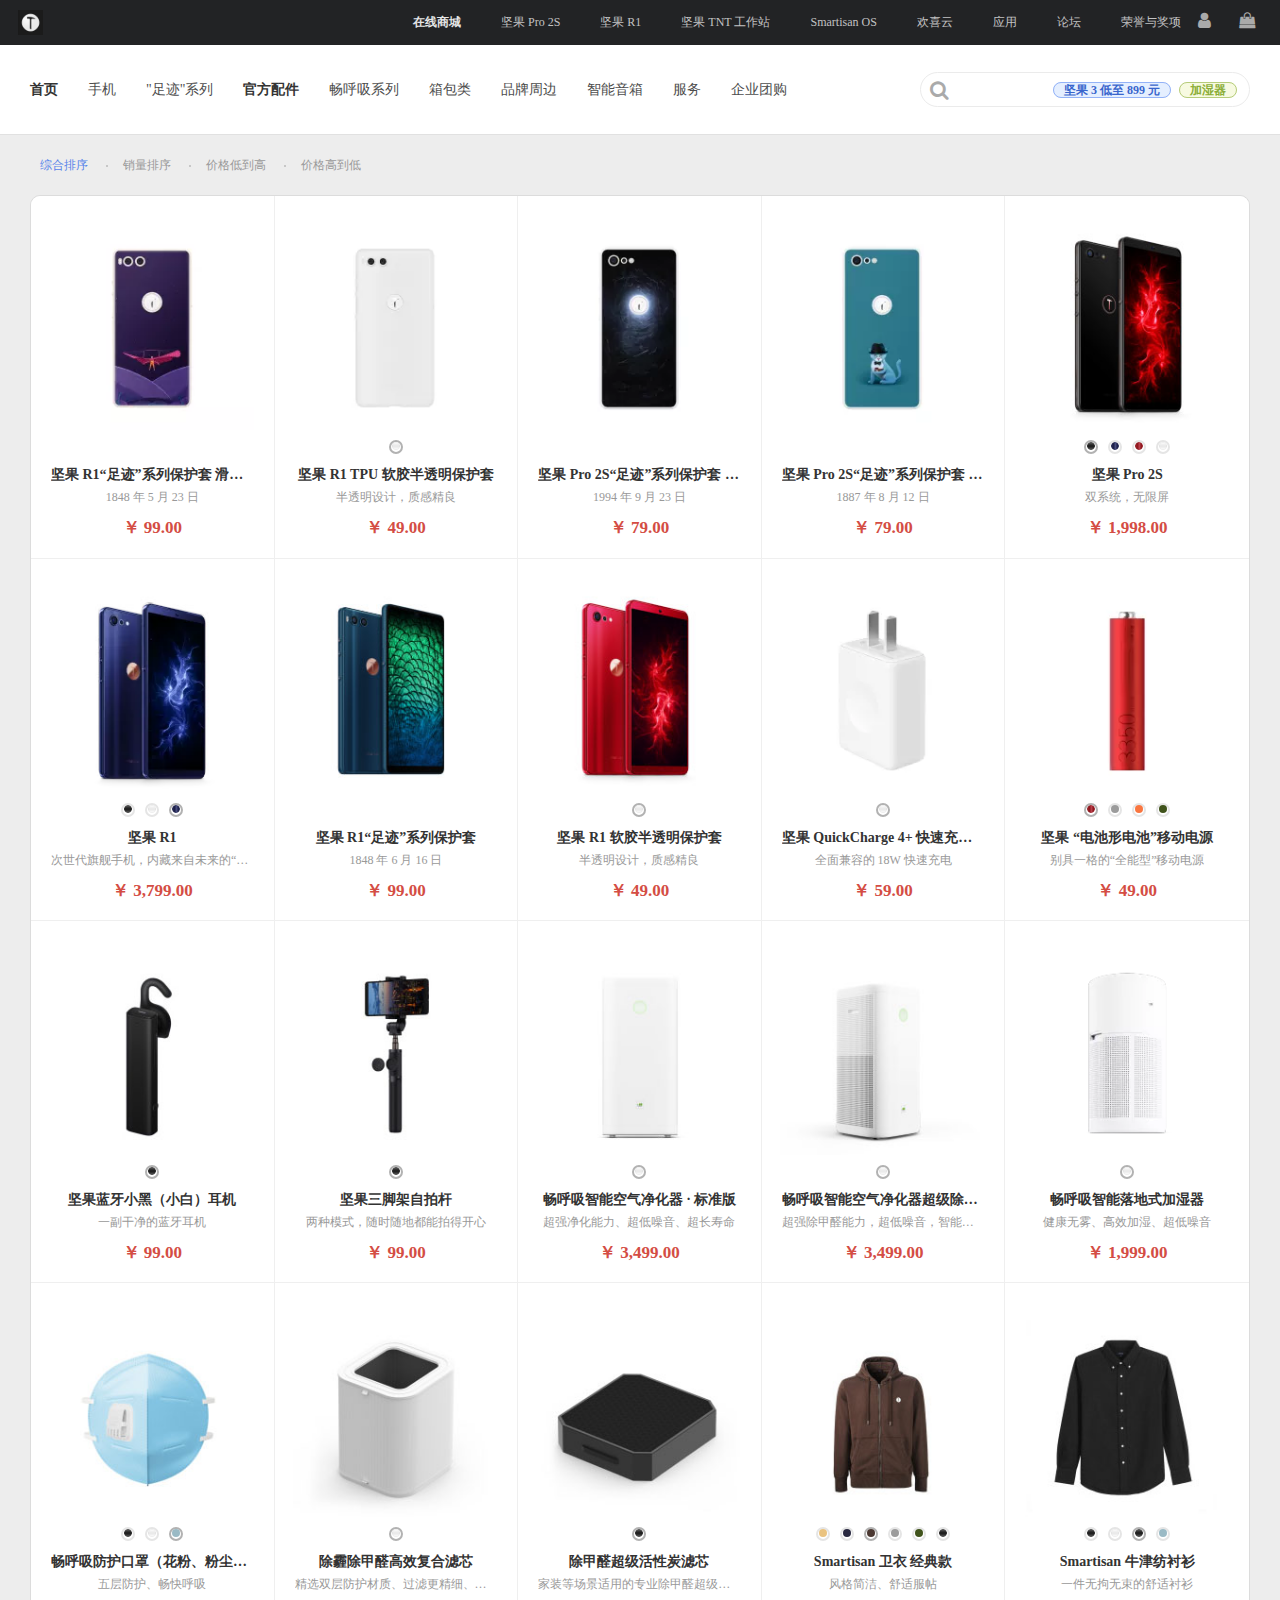
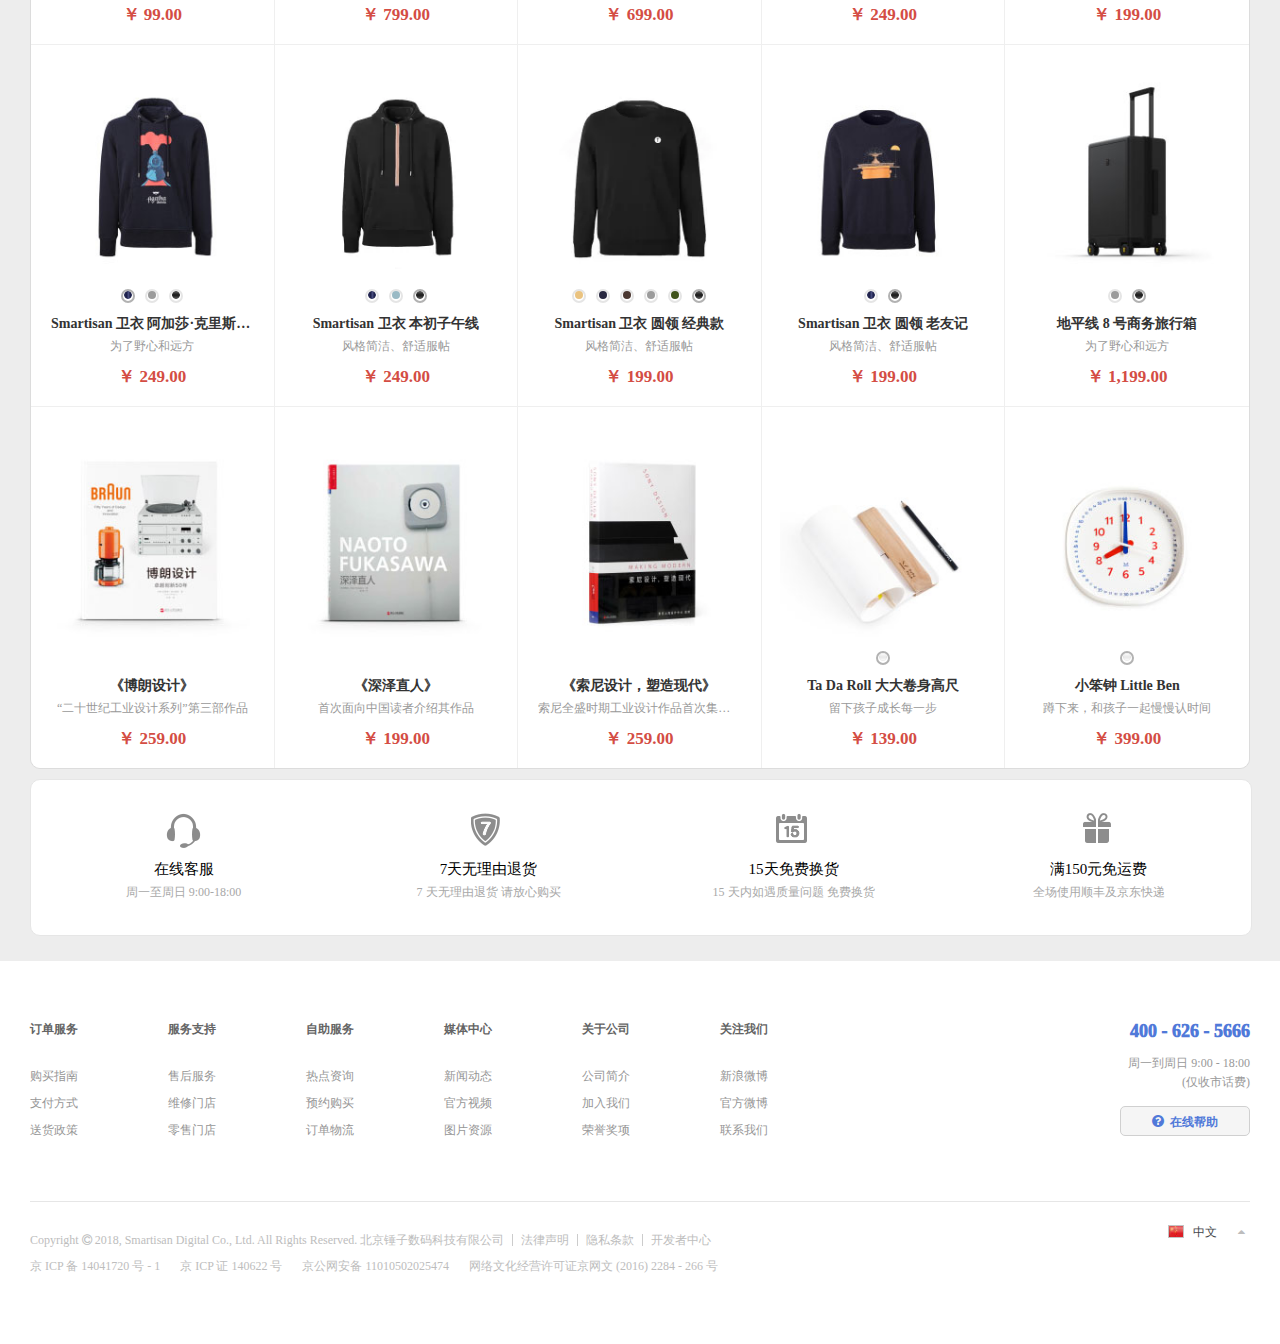
<file: guanfangtuijian.html>
<!DOCTYPE html>
<html lang="en">
<head>
	<meta http-equiv="X-UA-Compatible" content="IE=Edge">
	<meta charset="UTF-8">
	<meta name="keywords" content="坚果手机,坚果R1手机,坚果3手机,坚果Pro手机,坚果手机官网">
	<meta name="description" content="锤子科技是一家制造移动互联网终端设备的公司,公司致力于打造用户体验一流的数码消费类产品（智能手机为主）,主打坚果手机系列有坚果R1手机,坚果3手机等">
	<title>【锤子科技官网】坚果手机 - 坚果R1手机 - 坚果3手机</title>
	<link rel="shortcut icon" href="images/favicon.ico">
	<link rel="stylesheet" href="css/reset.css">
	<link rel="stylesheet" href="css/fonts/font-awesome.min.css">
	<link rel="stylesheet" href="css/common-index.css">
	<link rel="stylesheet" href="css/guanfangtuijian.css">
</head>
<body>
	<!-- 顶部导航 -->
	<div class="top-nav">
		<div class="nav-img fl clearfix"></div>
		<div class="nav-list fl clearfix">
			<ul>
				<li><a href="#" class="link">在线商城</a></li>
				<li><a href="#" class="link">坚果 Pro 2S</a></li>
				<li><a href="#" class="link">坚果 R1</a></li>
				<li><a href="#" class="link">坚果 TNT 工作站</a></li>
				<li><a href="#" class="link">Smartisan OS</a></li>
				<li><a href="#" class="link">欢喜云</a></li>
				<li><a href="#" class="link">应用</a></li>
				<li><a href="#" class="link">论坛</a></li>
				<li><a href="#" class="link">荣誉与奖项</a></li>
			</ul>
		</div>
		<div class="nav-shop fr clearfix">
			<a href="#" class="link"><i class="fa fa-user"></i></a>
			<a href="javascript:;" class="link" id="link">
				<i class="fa fa-shopping-bag"></i>
			</a>	
			<div class="tankuang" id="tankuang">
				<i class="fa fa-shopping-cart"></i>
				<h3>购物车为空</h3>
				<p>您还没有选购任何商品，现在前往商城选购吧！</p>
			</div>
		</div>	
	</div>
	<!-- 列表导航 -->
	<div class="list-nav">
		<div class="container">
			<div class="list fl">
				<ul>
					<li><a href="index.html" class="link active">首页</a></li>
					<li><a href="#" class="link">手机</a></li>
					<li><a href="#" class="link">"足迹"系列</a></li>
					<li><a href="#" class="link active">官方配件</a></li>
					<li><a href="#" class="link">畅呼吸系列</a></li>
					<li><a href="#" class="link">箱包类</a></li>	
					<li><a href="#" class="link">品牌周边</a></li>
					<li><a href="#" class="link">智能音箱</a></li>
					<li><a href="#" class="link">服务</a></li>
					<li><a href="#" class="link">企业团购</a></li>
				</ul>
			</div>
			<div class="sousuo fr">
				<input type="text" class="txt" id="txt" autocomplete="off">
				<div class="left-sousuo">
					<a href="javascript:;" class="link">
						<i class="fa fa-search"></i>
					</a>
				</div>
				<div class="right-sousuo" id="rightSousuo">
					<a href="javascript:;" class="link">坚果 3 低至 899 元</a>
					<a href="javascript:;" class="link">加湿器</a>
				</div>
				<div class="sousuo-list" id="sousuoList">
					<span></span>
					<ul>
						<li><a href="#" class="link">坚果 Pro 2S</a></li>
						<li><a href="#" class="link">坚果 R1</a></li>
						<li><a href="#" class="link">坚果 3</a></li>
						<li><a href="#" class="link">闹钟式无线充电座</a></li>
						<li><a href="#" class="link">畅呼吸净化器</a></li>
						<li><a href="#" class="link">移动电源</a></li>
						<li><a href="#" class="link">卫衣</a></li>
						<li><a href="#" class="link">帆布鞋</a></li>
						<li><a href="#" class="link">保护套</a></li>
						<li><a href="#" class="link">口罩</a></li>
					</ul>
				</div>
			</div>
		</div>
	</div>
	<!-- 列表导航下拉部分 -->
	<div class="list-nav-content">
		<div class="container clearfix">
			<!-- <ul>
				<li>
					<h4>手机</h4>
					<a href="javascript:;">
						<span>
							<img src="bottom-yy1.jpg">
							<span>坚果 U 系列</span>
						</span>
					</a>
				</li>
				<li>
					<a href="javascript:;">
						<img src="images/bottom-yy2.jpg">
						<p class="txt">坚果 R1"足迹"系列保护套 《惊魂记》在美国首演</p>
						<p class="price"><span>￥99.00</span>起</p>
					</a>
				</li>
			</ul> -->
		</div>
	</div>
	<!-- 滚动条固定顶部导航 -->
	<div class="xiala-nav">
		<div class="container">
			<div class="list fl">
				<ul>
					<li><a href="#" class="link active">首页</a></li>
					<li><a href="#" class="link">手机</a></li>
					<li><a href="#" class="link">"足迹"系列</a></li>
					<li><a href="#" class="link active">官方配件</a></li>
					<li><a href="#" class="link">畅呼吸系列</a></li>
					<li><a href="#" class="link">箱包类</a></li>	
					<li><a href="#" class="link">品牌周边</a></li>
					<li><a href="#" class="link">智能音箱</a></li>
					<li><a href="#" class="link">服务</a></li>
					<li><a href="#" class="link">企业团购</a></li>
				</ul>
			</div>
			<div class="nav-shop fr clearfix">
				<a href="#" class="link"><i class="fa fa-user"></i></a>
				<a href="javascript:;" class="link" id="link">
					<i class="fa fa-shopping-bag"></i>
				</a>
				<div class="tankuang">
					<span></span>
					<i class="fa fa-shopping-cart"></i>
					<h3>购物车为空</h3>
					<p>您还没有选购任何商品，现在前往商城选购吧！</p>
				</div>
			</div>
		</div>
	</div>
	<div class="xiala-nav-content list-nav-content">
		<div class="container clearfix">
			<!-- <ul>
				<li>
					<h4>手机</h4>
					<a href="javascript:;">
						<span>
							<img src="bottom-yy1.jpg">
							<span>坚果 U 系列</span>
						</span>
					</a>
				</li>
				<li>
					<a href="javascript:;">
						<img src="images/bottom-yy2.jpg">
						<p class="txt">坚果 R1"足迹"系列保护套 《惊魂记》在美国首演</p>
						<p class="price"><span>￥99.00</span>起</p>
					</a>
				</li>
			</ul> -->
		</div>
	</div>
	<!-- 标题导航 -->
	<div class="title-price">
		<div class="container">
			<ul>
				<li>
					<a href="javascript:;" class="link active">综合排序</a>
					<span></span>
				</li>
				<li>
					<a href="javascript:;" class="link">销量排序</a>
					<span></span>
				</li>
				<li>
					<a href="javascript:;" class="link">价格低到高</a>
					<span></span>
				</li>
				<li>
					<a href="javascript:;" class="link">价格高到低</a>
				</li>
			</ul>
		</div>
	</div>
	<!-- 中心内容 -->
	<div class="content-box">
		<div class="container">
			<div class="gt-list">
				<ul>
					<li class="gt-list-item topline">
						<a href="#" class="link">
							<ul class="list-image">
								<li><img src="images/xinpin2.webp"></li>
							</ul>
							<ul class="list-btn"></ul>
							<h4>坚果 R1“足迹”系列保护套 滑翔机之父李林塔尔出生</h4>
							<p>1848 年 5 月 23 日</p>
							<span class="price">￥ 99.00</span>
						</a>
					</li>
					<li class="gt-list-item topline">
						<a href="#" class="link">
							<ul class="list-image">
								<li><img src="images/xinpin3.webp"></li>
							</ul>
							<ul class="list-btn">
								<li class="active"><img src="images/btn4.png"></li>
							</ul>
							<h4>坚果 R1 TPU 软胶半透明保护套</h4>
							<p>半透明设计，质感精良</p>
							<span class="price">￥ 49.00</span>
						</a>
					</li>
					<li class="gt-list-item topline">
						<a href="#" class="link">
							<ul class="list-image">
								<li><img src="images/xinpin4.webp"></li>
							</ul>
							<ul class="list-btn"></ul>
							<h4>坚果 Pro 2S“足迹”系列保护套 《肖申克的救赎》上映</h4>
							<p>1994 年 9 月 23 日</p>
							<span class="price">￥ 79.00</span>
						</a>
					</li>
					<li class="gt-list-item topline">
						<a href="#" class="link">
							<ul class="list-image">
								<li><img src="images/xinpin5.webp"></li>
							</ul>
							<ul class="list-btn"></ul>
							<h4>坚果 Pro 2S“足迹”系列保护套 薛定谔诞生</h4>
							<p>1887 年 8 月 12 日</p>
							<span class="price">￥ 79.00</span>
						</a>
					</li>
					<li class="gt-list-item topline rightline">
						<a href="#" class="link">
							<ul class="list-image">
								<li style="z-index: 99"><img src="images/remen4.jpg"></li>
								<li><img src="images/jianguo1.jpg"></li>
								<li><img src="images/jianguo4.jpg"></li>
								<li><img src="images/remen6.jpg"></li>
							</ul>
							<ul class="list-btn">
								<li class="active"><img src="images/btn1.png"></li>
								<li><img src="images/btn2.png"></li>
								<li><img src="images/btn3.png"></li>
								<li><img src="images/btn4.png"></li>
							</ul>
							<h4>坚果 Pro 2S</h4>
							<p>双系统，无限屏</p>
							<span class="price">￥ 1,998.00</span>
						</a>
					</li>
					<li class="gt-list-item">
						<a href="#" class="link">
							<ul class="list-image">
								<li><img src="images/remen4.jpg"></li>
								<li><img src="images/remen5.jpg"></li>
								<li style="z-index: 99"><img src="images/xinpin1.webp"></li>
							</ul>
							<ul class="list-btn">
								<li><img src="images/btn1.png"></li>
								<li><img src="images/btn4.png"></li>
								<li class="active"><img src="images/btn2.png"></li>
							</ul>
							<h4>坚果 R1</h4>
							<p>次世代旗舰手机，内藏来自未来的“电脑”</p>
							<span class="price">￥ 3,799.00</span>
						</a>
					</li>
					<li class="gt-list-item">
						<a href="#" class="link">
							<ul class="list-image">
								<li><img src="images/jianguo1.jpg"></li>
							</ul>
							<ul class="list-btn"></ul>
							<h4>坚果 R1“足迹”系列保护套</h4>
							<p>1848 年 6 月 16 日</p>
							<span class="price">￥ 99.00</span>
						</a>
					</li>
					<li class="gt-list-item">
						<a href="#" class="link">
							<ul class="list-image">
								<li><img src="images/jianguo4.jpg"></li>
							</ul>
							<ul class="list-btn">
								<li class="active"><img src="images/btn4.png"></li>
							</ul>
							<h4>坚果 R1 软胶半透明保护套</h4>
							<p>半透明设计，质感精良</p>
							<span class="price">￥ 49.00</span>
						</a>
					</li>
					<li class="gt-list-item">
						<a href="#" class="link">
							<ul class="list-image">
								<li><img src="images/guanfang3.webp"></li>
							</ul>
							<ul class="list-btn">
								<li class="active"><img src="images/btn4.png"></li>
							</ul>
							<h4>坚果 QuickCharge 4+ 快速充电器</h4>
							<p>全面兼容的 18W 快速充电</p>
							<span class="price">￥ 59.00</span>
						</a>
					</li>
					<li class="gt-list-item rightline">
						<a href="#" class="link">
							<ul class="list-image">
								<li style="z-index: 99"><img src="images/remen10.webp"></li>
								<li><img src="images/remen2.webp"></li>
								<li><img src="images/remen3.webp"></li>
								<li><img src="images/remen4.webp"></li>
							</ul>
							<ul class="list-btn">
								<li class="active"><img src="images/btn3.png"></li>
								<li><img src="images/btn5.jpg"></li>
								<li><img src="images/btn7.jpg"></li>
								<li><img src="images/btn8.jpg"></li>
							</ul>
							<h4>坚果 “电池形电池”移动电源</h4>
							<p>别具一格的“全能型”移动电源</p>
							<span class="price">￥ 49.00</span>
						</a>
					</li>
					<li class="gt-list-item">
						<a href="#" class="link">
							<ul class="list-image">
								<li><img src="images/guanfang5.jpg"></li>
							</ul>
							<ul class="list-btn">
								<li class="active"><img src="images/btn1.png"></li>
							</ul>
							<h4>坚果蓝牙小黑（小白）耳机</h4>
							<p>一副干净的蓝牙耳机</p>
							<span class="price">￥ 99.00</span>
						</a>
					</li>
					<li class="gt-list-item">
						<a href="#" class="link">
							<ul class="list-image">
								<li><img src="images/xinpin6.jpg"></li>
							</ul>
							<ul class="list-btn">
								<li class="active"><img src="images/btn1.png"></li>
							</ul>
							<h4>坚果三脚架自拍杆</h4>
							<p>两种模式，随时随地都能拍得开心</p>
							<span class="price">￥ 99.00</span>
						</a>
					</li>
					<li class="gt-list-item">
						<a href="#" class="link">
							<ul class="list-image">
								<li><img src="images/jinghua1.jpg"></li>
							</ul>
							<ul class="list-btn">
								<li class="active"><img src="images/btn4.png"></li>
							</ul>
							<h4>畅呼吸智能空气净化器 · 标准版</h4>
							<p>超强净化能力、超低噪音、超长寿命</p>
							<span class="price">￥ 3,499.00</span>
						</a>
					</li>
					<li class="gt-list-item">
						<a href="#" class="link">
							<ul class="list-image">
								<li><img src="images/jinghua2.jpg"></li>
							</ul>
							<ul class="list-btn">
								<li class="active"><img src="images/btn4.png"></li>
							</ul>
							<h4>畅呼吸智能空气净化器超级除甲醛版</h4>
							<p>超强除甲醛能力，超低噪音，智能操控</p>
							<span class="price">￥ 3,499.00</span>
						</a>
					</li>
					<li class="gt-list-item rightline">
						<a href="#" class="link">
							<ul class="list-image">
								<li><img src="images/jinghua1.webp"></li>
							</ul>
							<ul class="list-btn">
								<li class="active"><img src="images/btn4.png"></li>
							</ul>
							<h4>畅呼吸智能落地式加湿器</h4>
							<p>健康无雾、高效加湿、超低噪音</p>
							<span class="price">￥ 1,999.00</span>
						</a>
					</li>
					<li class="gt-list-item">
						<a href="#" class="link">
							<ul class="list-image">
								<li><img src="images/jinghua2.webp"></li>
								<li><img src="images/jinghua3.webp"></li>
								<li style="z-index: 99"><img src="images/jinghua3.jpg"></li>
							</ul>
							<ul class="list-btn">
								<li><img src="images/btn1.png"></li>
								<li><img src="images/btn4.png"></li>
								<li class="active"><img src="images/btn12.jpg"></li>
							</ul>
							<h4>畅呼吸防护口罩（花粉、粉尘、PM2.5、病菌）</h4>
							<p>五层防护、畅快呼吸</p>
							<span class="price">￥ 99.00</span>
						</a>
					</li>
					<li class="gt-list-item">
						<a href="#" class="link">
							<ul class="list-image">
								<li><img src="images/jinghua4.jpg"></li>
							</ul>
							<ul class="list-btn">
								<li class="active"><img src="images/btn4.png"></li>
							</ul>
							<h4>除霾除甲醛高效复合滤芯</h4>
							<p>精选双层防护材质、过滤更精细、去味更有效</p>
							<span class="price">￥ 799.00</span>
						</a>
					</li>
					<li class="gt-list-item">
						<a href="#" class="link">
							<ul class="list-image">
								<li><img src="images/jinghua5.jpg"></li>
							</ul>
							<ul class="list-btn">
								<li class="active"><img src="images/btn1.png"></li>
							</ul>
							<h4>除甲醛超级活性炭滤芯</h4>
							<p>家装等场景适用的专业除甲醛超级活性炭滤芯</p>
							<span class="price">￥ 699.00</span>
						</a>
					</li>
					<li class="gt-list-item">
						<a href="#" class="link">
							<ul class="list-image">
								<li><img src="images/zhoubian1.webp"></li>
								<li><img src="images/zhoubian2.webp"></li>
								<li style="z-index: 99"><img src="images/zhoubian2.jpg"></li>
								<li><img src="images/zhoubian3.webp"></li>
								<li><img src="images/zhoubian3.jpg"></li>
								<li><img src="images/zhoubian4.webp"></li>
							</ul>
							<ul class="list-btn">
								<li><img src="images/btn13.jpg"></li>
								<li><img src="images/btn6.jpg"></li>
								<li class="active"><img src="images/btn14.jpg"></li>
								<li><img src="images/btn5.jpg"></li>
								<li><img src="images/btn8.jpg"></li>
								<li><img src="images/btn1.png"></li>
							</ul>
							<h4>Smartisan 卫衣 经典款</h4>
							<p>风格简洁、舒适服帖</p>
							<span class="price">￥ 249.00</span>
						</a>
					</li>
					<li class="gt-list-item rightline">
						<a href="#" class="link">
							<ul class="list-image">
								<li><img src="images/zhoubian1.jpg"></li>
								<li><img src="images/zhoubian5.webp"></li>
								<li style="z-index: 99"><img src="images/zhoubian1.jpg"></li>
								<li><img src="images/zhoubian6.webp"></li>
							</ul>
							<ul class="list-btn">
								<li><img src="images/btn1.png"></li>
								<li><img src="images/btn4.png"></li>
								<li class="active"><img src="images/btn1.png"></li>
								<li><img src="images/btn12.jpg"></li>
							</ul>
							<h4>Smartisan 牛津纺衬衫</h4>
							<p>一件无拘无束的舒适衬衫</p>
							<span class="price">￥ 199.00</span>
						</a>
					</li>
					<li class="gt-list-item">
						<a href="#" class="link">
							<ul class="list-image">
								<li style="z-index: 99"><img src="images/zhoubian4.jpg"></li>
								<li><img src="images/zhoubian7.webp"></li>
								<li><img src="images/zhoubian4.jpg"></li>
							</ul>
							<ul class="list-btn">
								<li class="active"><img src="images/btn2.png"></li>
								<li><img src="images/btn5.jpg"></li>
								<li><img src="images/btn1.png"></li>
							</ul>
							<h4>Smartisan 卫衣 阿加莎·克里斯蒂出生</h4>
							<p>为了野心和远方</p>
							<span class="price">￥ 249.00</span>
						</a>
					</li>
					<li class="gt-list-item">
						<a href="#" class="link">
							<ul class="list-image">
								<li><img src="images/zhoubian8.webp"></li>
								<li><img src="images/zhoubian9.webp"></li>
								<li style="z-index: 99"><img src="images/zhoubian10.webp"></li>
							</ul>
							<ul class="list-btn">
								<li><img src="images/btn2.png"></li>
								<li><img src="images/btn12.jpg"></li>
								<li class="active"><img src="images/btn1.png"></li>
							</ul>
							<h4>Smartisan 卫衣 本初子午线</h4>
							<p>风格简洁、舒适服帖</p>
							<span class="price">￥ 249.00</span>
						</a>
					</li>
					<li class="gt-list-item">
						<a href="#" class="link">
							<ul class="list-image">
								<li><img src="images/zhoubian11.webp"></li>
								<li><img src="images/zhoubian12.webp"></li>
								<li><img src="images/zhoubian13.webp"></li>
								<li><img src="images/zhoubian14.webp"></li>
								<li><img src="images/zhoubian15.webp"></li>
								<li style="z-index: 99"><img src="images/zhoubian16.webp"></li>
							</ul>
							<ul class="list-btn">
								<li><img src="images/btn13.jpg"></li>
								<li><img src="images/btn6.jpg"></li>
								<li><img src="images/btn14.jpg"></li>
								<li><img src="images/btn5.jpg"></li>
								<li><img src="images/btn8.jpg"></li>
								<li class="active"><img src="images/btn1.png"></li>
							</ul>
							<h4>Smartisan 卫衣 圆领 经典款</h4>
							<p>风格简洁、舒适服帖</p>
							<span class="price">￥ 199.00</span>
						</a>
					</li>
					<li class="gt-list-item">
						<a href="#" class="link">
							<ul class="list-image">
								<li><img src="images/zhoubian6.jpg"></li>
								<li style="z-index: 99"><img src="images/zhoubian6.jpg"></li>
							</ul>
							<ul class="list-btn">
								<li><img src="images/btn2.png"></li>
								<li class="active"><img src="images/btn1.png"></li>
							</ul>
							<h4>Smartisan 卫衣 圆领 老友记</h4>
							<p>风格简洁、舒适服帖</p>
							<span class="price">￥ 199.00</span>
						</a>
					</li>
					<li class="gt-list-item rightline">
						<a href="#" class="link">
							<ul class="list-image">
								<li><img src="images/remen9.jpg"></li>
								<li style="z-index: 99"><img src="images/xinpin2.jpg"></li>
							</ul>
							<ul class="list-btn">
								<li><img src="images/btn5.jpg"></li>
								<li class="active"><img src="images/btn1.png"></li>
							</ul>
							<h4>地平线 8 号商务旅行箱</h4>
							<p>为了野心和远方</p>
							<span class="price">￥ 1,199.00</span>
						</a>
					</li>
					<li class="gt-list-item">
						<a href="#" class="link">
							<ul class="list-image">
								<li><img src="images/jingxuan1.jpg"></li>
							</ul>
							<ul class="list-btn"></ul>
							<h4>《博朗设计》</h4>
							<p>“二十世纪工业设计系列”第三部作品</p>
							<span class="price">￥ 259.00</span>
						</a>
					</li>
					<li class="gt-list-item">
						<a href="#" class="link">
							<ul class="list-image">
								<li><img src="images/jingxuan2.jpg"></li>
							</ul>
							<ul class="list-btn"></ul>
							<h4>《深泽直人》</h4>
							<p>首次面向中国读者介绍其作品</p>
							<span class="price">￥ 199.00</span>
						</a>
					</li>
					<li class="gt-list-item">
						<a href="#" class="link">
							<ul class="list-image">
								<li><img src="images/jingxuan3.jpg"></li>
							</ul>
							<ul class="list-btn"></ul>
							<h4>《索尼设计，塑造现代》</h4>
							<p>索尼全盛时期工业设计作品首次集结成书并引进中国</p>
							<span class="price">￥ 259.00</span>
						</a>
					</li>
					<li class="gt-list-item">
						<a href="#" class="link">
							<ul class="list-image">
								<li><img src="images/jingxuan5.jpg"></li>
							</ul>
							<ul class="list-btn">
								<li class="active"><img src="images/btn4.png"></li>
							</ul>
							<h4>Ta Da Roll 大大卷身高尺</h4>
							<p>留下孩子成长每一步</p>
							<span class="price">￥ 139.00</span>
						</a>
					</li>
					<li class="gt-list-item rightline">
						<a href="#" class="link">
							<ul class="list-image">
								<li><img src="images/jingxuan6.jpg"></li>
							</ul>
							<ul class="list-btn">
								<li class="active"><img src="images/btn4.png"></li>
							</ul>
							<h4>小笨钟 Little Ben</h4>
							<p>蹲下来，和孩子一起慢慢认时间</p>
							<span class="price">￥ 399.00</span>
						</a>
					</li>
				</ul>
			</div>
		</div>
	</div>
	<!-- 底部内容 -->
	<div class="foot-content">
		<div class="container">
			<ul>
				<li>
					<a href="javascript:;" class="link">
						<div class="icon"></div>
						<h4>在线客服</h4>
						<p>周一至周日 9:00-18:00</p>
					</a>
				</li>
				<li>
					<div class="icon"></div>
					<h4>7天无理由退货</h4>
					<p>7 天无理由退货 请放心购买</p>
				</li>
				<li>
					<div class="icon"></div>
					<h4>15天免费换货</h4>
					<p>15 天内如遇质量问题 免费换货</p>
				</li>
				<li>
					<div class="icon"></div>
					<h4>满150元免运费</h4>
					<p>全场使用顺丰及京东快递</p>
				</li>
			</ul>
		</div>
	</div>
	<!-- 底部定义列表 -->
	<div class="foot">
		<div class="container">
			<div class="foot-list">
				<div class="left-list fl">
					<dl>
						<dt>订单服务</dt>
						<dd><a href="#" class="link">购买指南</a></dd>
						<dd><a href="#" class="link">支付方式</a></dd>
						<dd><a href="#" class="link">送货政策</a></dd>
					</dl>
					<dl>
						<dt>服务支持</dt>
						<dd><a href="#" class="link">售后服务</a></dd>
						<dd><a href="#" class="link">维修门店</a></dd>
						<dd><a href="#" class="link">零售门店</a></dd>
					</dl>
					<dl>
						<dt>自助服务</dt>
						<dd><a href="#" class="link">热点资询</a></dd>
						<dd><a href="#" class="link">预约购买</a></dd>
						<dd><a href="#" class="link">订单物流</a></dd>
					</dl>
					<dl>
						<dt>媒体中心</dt>
						<dd><a href="#" class="link">新闻动态</a></dd>
						<dd><a href="#" class="link">官方视频</a></dd>
						<dd><a href="#" class="link">图片资源</a></dd>
					</dl>
					<dl>
						<dt>关于公司</dt>
						<dd><a href="#" class="link">公司简介</a></dd>
						<dd><a href="#" class="link">加入我们</a></dd>
						<dd><a href="#" class="link">荣誉奖项</a></dd>
					</dl>
					<dl>
						<dt>关注我们</dt>
						<dd><a href="#" class="link">新浪微博</a></dd>
						<dd><a href="#" class="link">官方微博</a></dd>
						<dd><a href="#" class="link">联系我们</a></dd>
					</dl>	
				</div>
				<div class="right-list fr">
					<p class="num">400 - 626 - 5666</p>
					<p class="time">周一到周日 9:00 - 18:00</p>
					<p class="txt">(仅收市话费)</p>
					<p class="help"><i class="fa fa-question-circle"></i>在线帮助</p>
				</div>
			</div>
			<div class="foot-nav clearfix">
				<div class="left-nav fl">
					<ul class="top clearfix">
						<li>Copyright <i class="fa fa-copyright"></i> 2018, Smartisan Digital Co., Ltd. All Rights Reserved. 北京锤子数码科技有限公司<span></span></li>
						<li><a href="#" class="link">法律声明</a><span></span></li>
						<li><a href="#" class="link">隐私条款</a><span></span></li>
						<li><a href="#" class="link">开发者中心</a></li>
					</ul>
					<ul class="bottom">
						<li><a href="#" class="link">京 ICP 备 14041720 号 - 1</a></li>
						<li><a href="#" class="link">京 ICP 证 140622 号</a></li>
						<li><a href="#" class="link">京公网安备 11010502025474</a></li>
						<li><a href="#" class="link">网络文化经营许可证京网文 (2016) 2284 - 266 号</a></li>
					</ul>
				</div>
				<div class="right-nav fr">
					<div class="ying">
						<div></div>
						<span>English</span>
					</div>
					<a href="javascript:;" class="link">
						<div></div>
						<span>中文</span>
						<i class="fa fa-caret-up"></i>
					</a>
				</div>
			</div>
		</div>
	</div>
</body>
<script src="js/util-index.js"></script>
<script src="js/data-index.js"></script>
<script src="js/guanfangtuijian.js"></script>
</html>
</file>
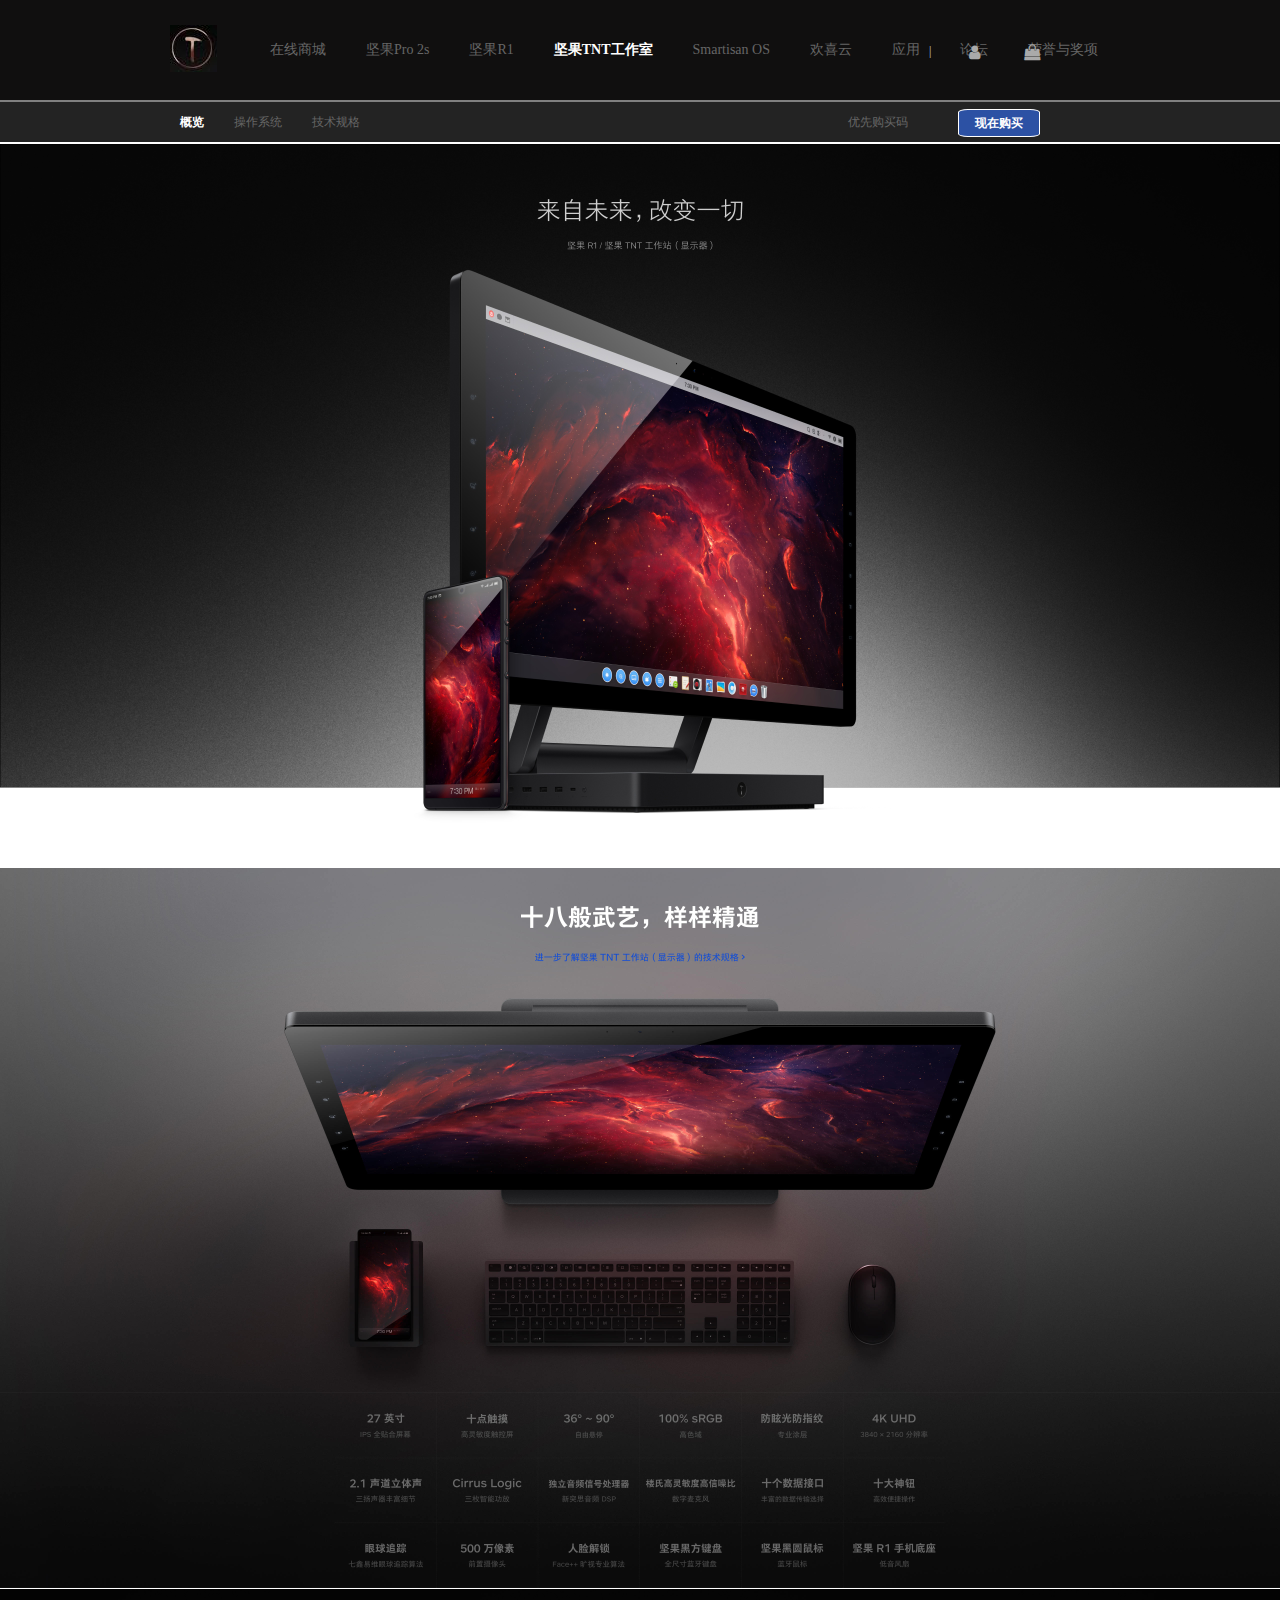
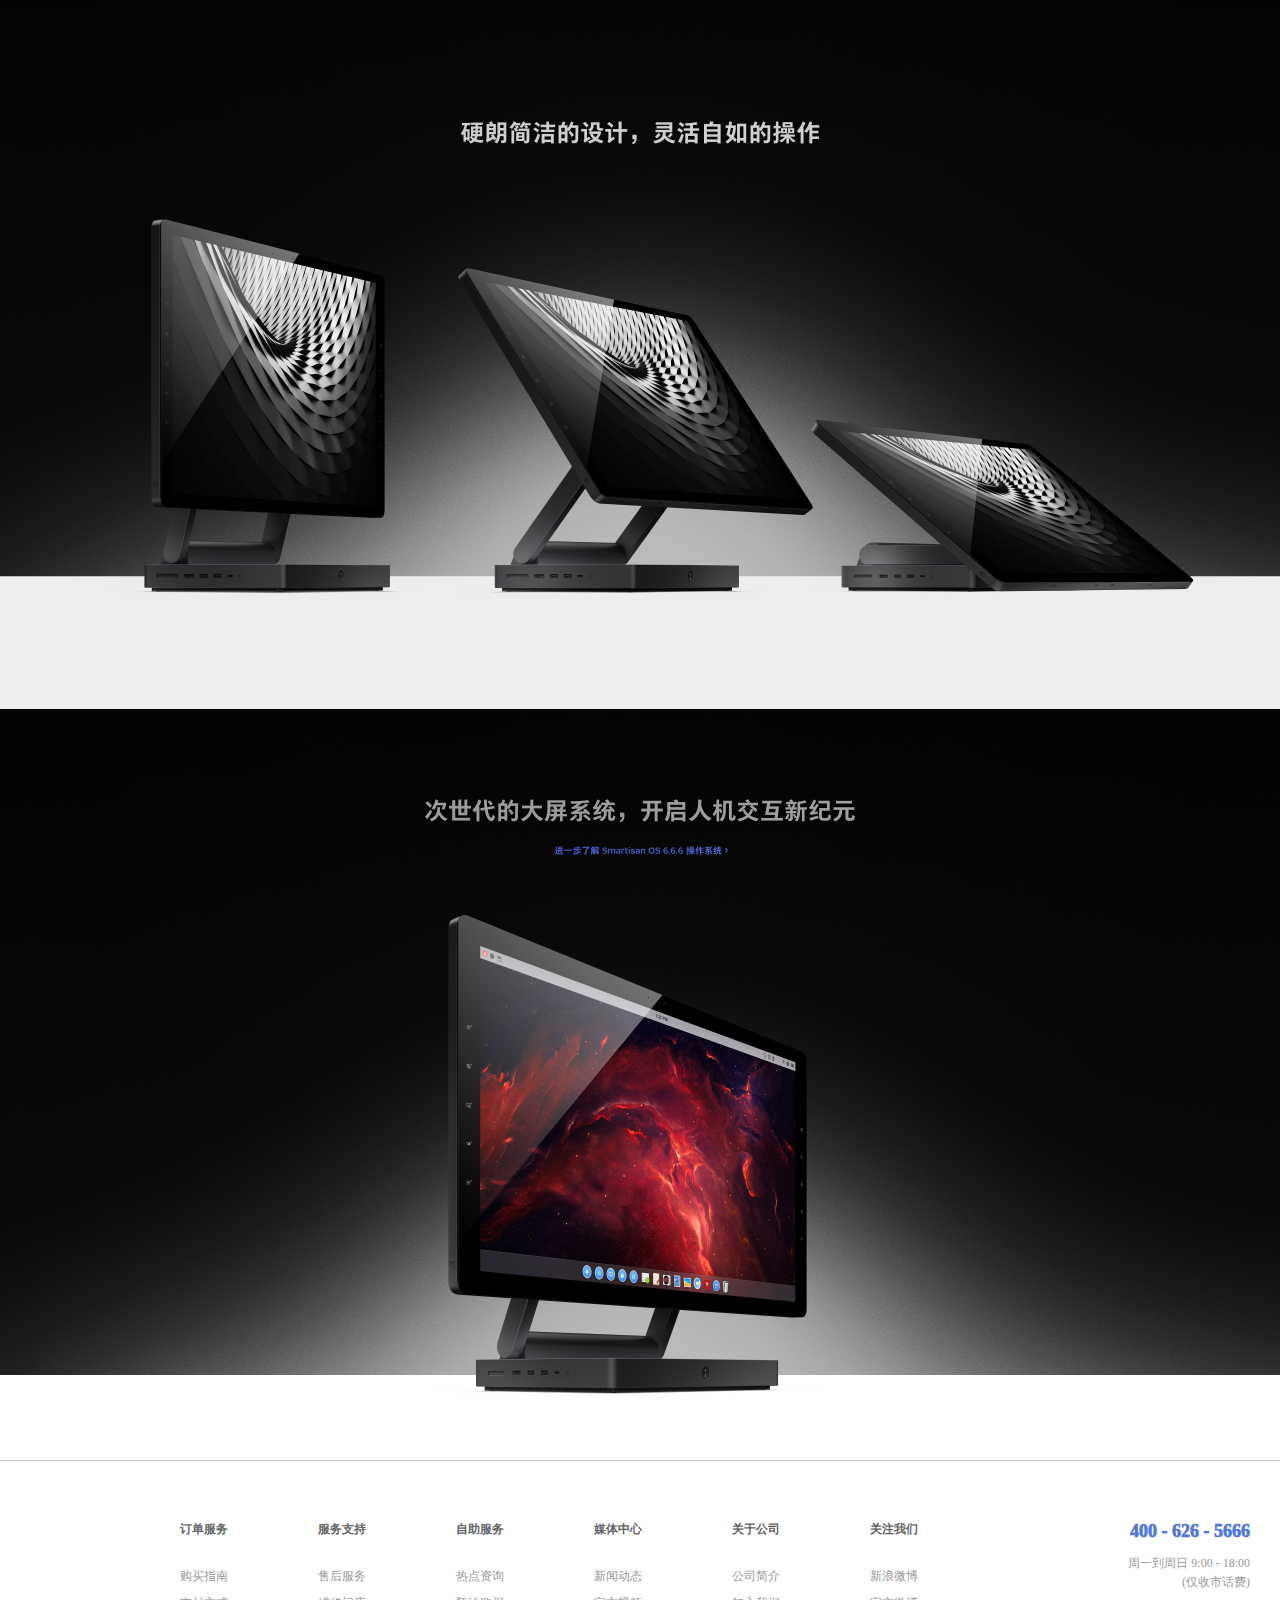
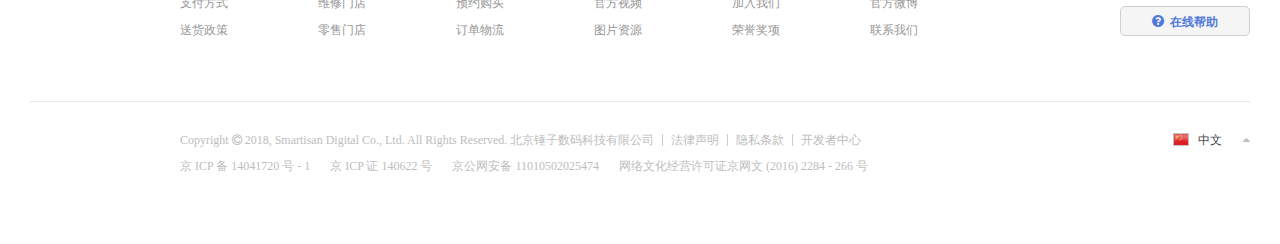
<file: jianguoTNT.html>
<!DOCTYPE html>
<html lang="en">
<head>
	<meta http-equiv="X-UA-Compatible" content="IE=Edge">
	<meta charset="UTF-8">
	<link rel="icon" type="images/favicon.ico" href="images/favicon.ico">
	<link rel="stylesheet" type="text/css" href="css/reset.css">
	<link rel="stylesheet" href="css/fonts/font-awesome.min.css">
    <link rel="stylesheet" href="css/common-index.css">
    <link rel="stylesheet" href="css/font.css">
	<link rel="stylesheet" type="text/css" href="css/jianguoTNT.css">
	<title>坚果TNT工作站</title>
</head>
<body>
	<section class="top">
			<img src="images/logo.jpg" alt="">
			<ul class="top-nav1">
				<li class="top-nav-item"><a href="#">在线商城</a></li>
				<li class="top-nav-item"><a href="#">坚果Pro 2s</a></li>
				<li class="top-nav-item"><a href="first.html">坚果R1</a></li>
				<li class="top-nav-item"><a href="jianguoTNT.html" class="checked">坚果TNT工作室</a></li>
				<li class="top-nav-item"><a href="#">Smartisan OS</a></li>
				<li class="top-nav-item"><a href="#">欢喜云</a></li>
				<li class="top-nav-item"><a href="yingyong.html">应用</a></li>
				<li class="top-nav-item"><a href="#">论坛</a></li>
				<li class="top-nav-item"><a href="#">荣誉与奖项</a></li>
			</ul>
	        <div class="cart-shop">
                <div class="cart-nav">
                    <span class="sep">|</span>
                    <a href="#" class="link"><i class="fa fa-user"></i></a>
                    <a href="javascript:;" class="link" id="link">
                        <i class="fa fa-shopping-bag"></i>
                    </a>    
                    <div class="tankuang" id="tankuang">
                        <i class="fa fa-shopping-cart"></i>
                        <h3>购物车为空</h3>
                        <p>您还没有选购任何商品，现在前往商城选购吧！</p>
                    </div>
            </div>
	</section>    
	<div class="user-info" id="user-info">
	    	<ul>
	    		<li class="user-info-item"><a class="checked" href="jianguoTNT.html">概览</a></li>
	    		<li class="user-info-item"><a href="TNT-caozuo.html">操作系统</a></li>
	    		<li class="user-info-item"><a href="TNT-jishu.html">技术规格</a></li>
	    	</ul>
	    <div class="user-info-right">
	    	<a href="#">优先购买码</a>
	    	<p class="box">现在购买</p>
	    </div>
	</div>
    <header class="header">
		<nav class="header-nav">
			<img class="aa" src="images/TNT-1.jpg" alt="">
			<img class="bb" src="images/TNT-2.jpg" alt="">
            <img class="cc" src="images/TNT-3.jpg" alt="">
            <img class="dd" src="images/TNT-4.jpg" alt="">
        <div class="foot">
            <div class="container">
                <div class="foot-list">
                    <div class="left-list fl">
                        <dl>
                            <dt>订单服务</dt>
                            <dd><a href="#" class="link">购买指南</a></dd>
                            <dd><a href="#" class="link">支付方式</a></dd>
                            <dd><a href="#" class="link">送货政策</a></dd>
                        </dl>
                        <dl>
                            <dt>服务支持</dt>
                            <dd><a href="#" class="link">售后服务</a></dd>
                            <dd><a href="#" class="link">维修门店</a></dd>
                            <dd><a href="#" class="link">零售门店</a></dd>
                        </dl>
                        <dl>
                            <dt>自助服务</dt>
                            <dd><a href="#" class="link">热点资询</a></dd>
                            <dd><a href="#" class="link">预约购买</a></dd>
                            <dd><a href="#" class="link">订单物流</a></dd>
                        </dl>
                        <dl>
                            <dt>媒体中心</dt>
                            <dd><a href="#" class="link">新闻动态</a></dd>
                            <dd><a href="#" class="link">官方视频</a></dd>
                            <dd><a href="#" class="link">图片资源</a></dd>
                        </dl>
                        <dl>
                            <dt>关于公司</dt>
                            <dd><a href="#" class="link">公司简介</a></dd>
                            <dd><a href="#" class="link">加入我们</a></dd>
                            <dd><a href="#" class="link">荣誉奖项</a></dd>
                        </dl>
                        <dl>
                            <dt>关注我们</dt>
                            <dd><a href="#" class="link">新浪微博</a></dd>
                            <dd><a href="#" class="link">官方微博</a></dd>
                            <dd><a href="#" class="link">联系我们</a></dd>
                        </dl>   
                    </div>
                    <div class="right-list fr">
                        <p class="num">400 - 626 - 5666</p>
                        <p class="time">周一到周日 9:00 - 18:00</p>
                        <p class="txt">(仅收市话费)</p>
                        <p class="help"><i class="fa fa-question-circle"></i>在线帮助</p>
                    </div>
                </div>
                <div class="foot-nav clearfix">
                    <div class="left-nav fl">
                        <ul class="top1 clearfix">
                            <li>Copyright <i class="fa fa-copyright"></i> 2018, Smartisan Digital Co., Ltd. All Rights Reserved. 北京锤子数码科技有限公司<span></span></li>
                            <li><a href="#" class="link">法律声明</a><span></span></li>
                            <li><a href="#" class="link">隐私条款</a><span></span></li>
                            <li><a href="#" class="link">开发者中心</a></li>
                        </ul>
                        <ul class="bottom">
                            <li><a href="#" class="link">京 ICP 备 14041720 号 - 1</a></li>
                            <li><a href="#" class="link">京 ICP 证 140622 号</a></li>
                            <li><a href="#" class="link">京公网安备 11010502025474</a></li>
                            <li><a href="#" class="link">网络文化经营许可证京网文 (2016) 2284 - 266 号</a></li>
                        </ul>
                    </div>
                    <div class="right-nav fr">
                        <a href="#" class="link">
                            <div></div>
                            <span>中文</span>
                            <i class="fa fa-caret-up"></i>
                        </a>
                    </div>
                </div>
            </div>
        </div>
        </nav>
    </header>
</body>
<script src="js/util.js"></script>
<script src="js/first.js"></script>
</html>
</file>
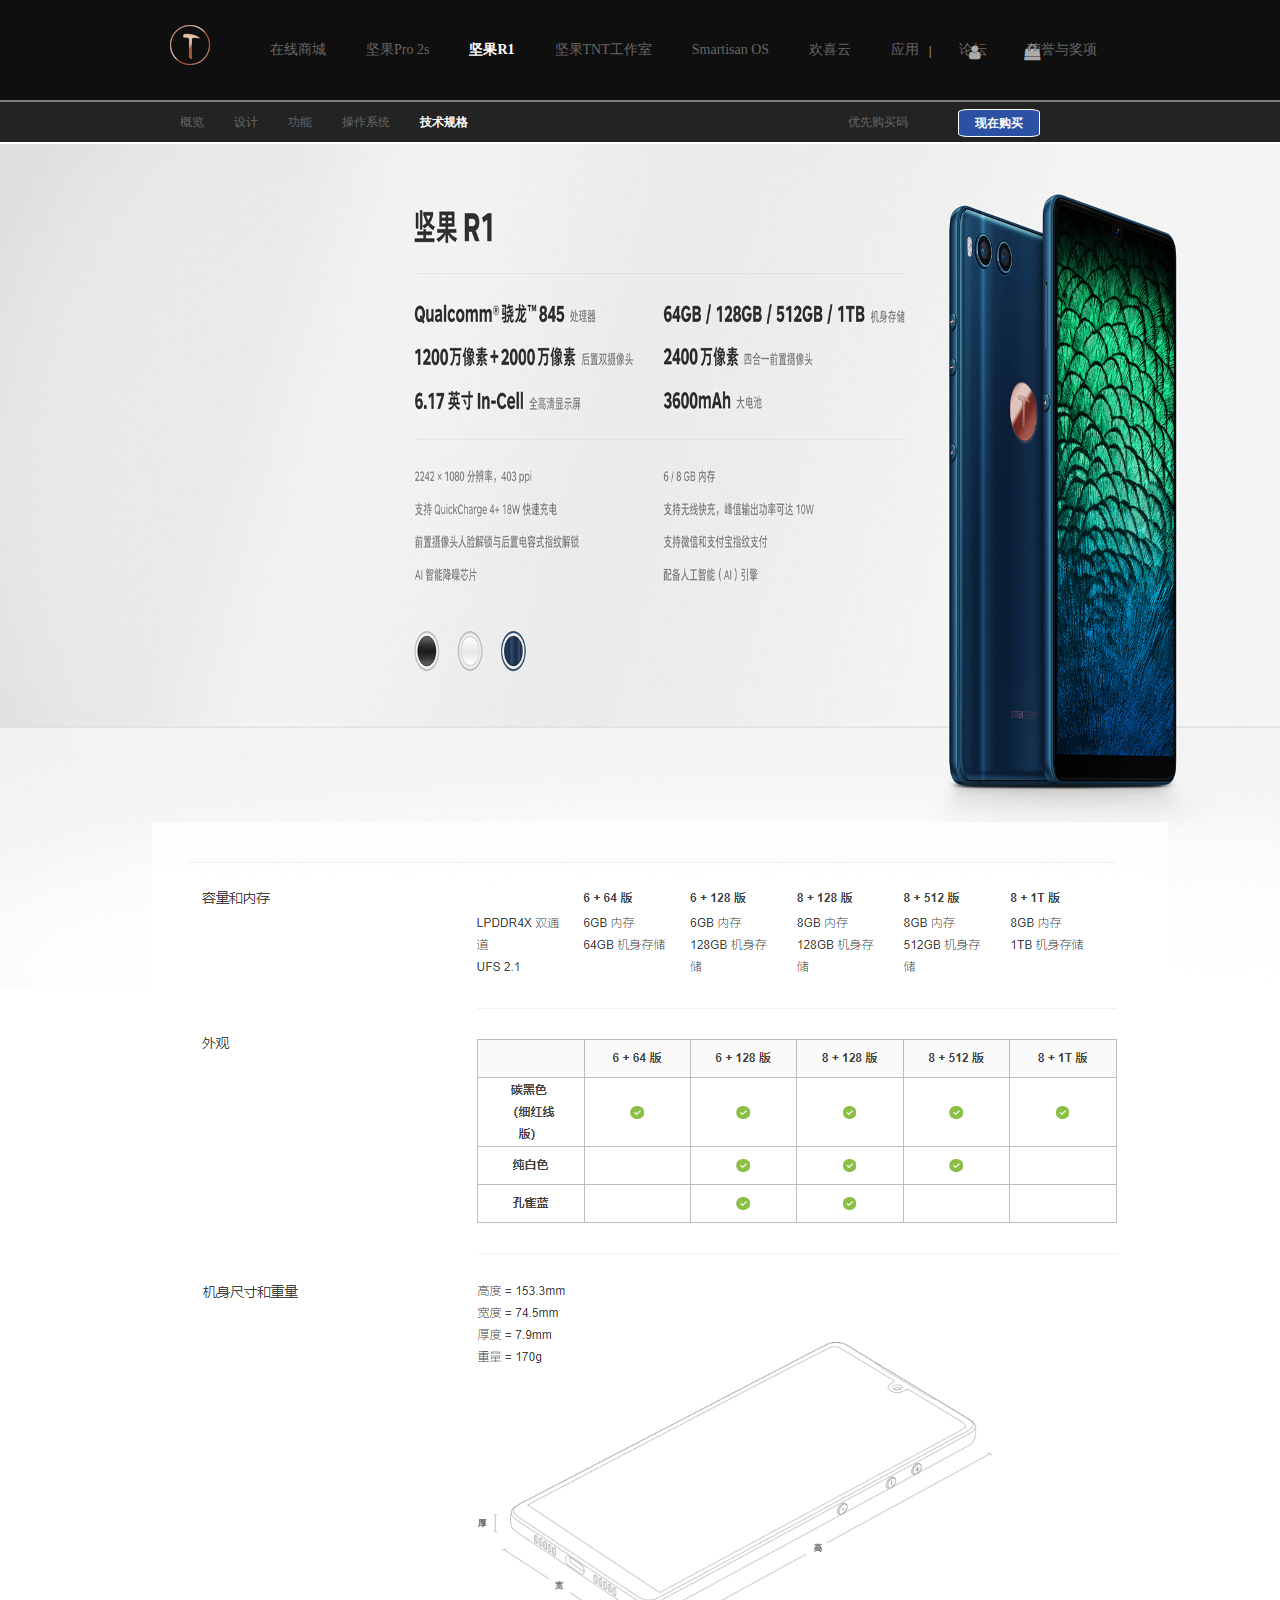
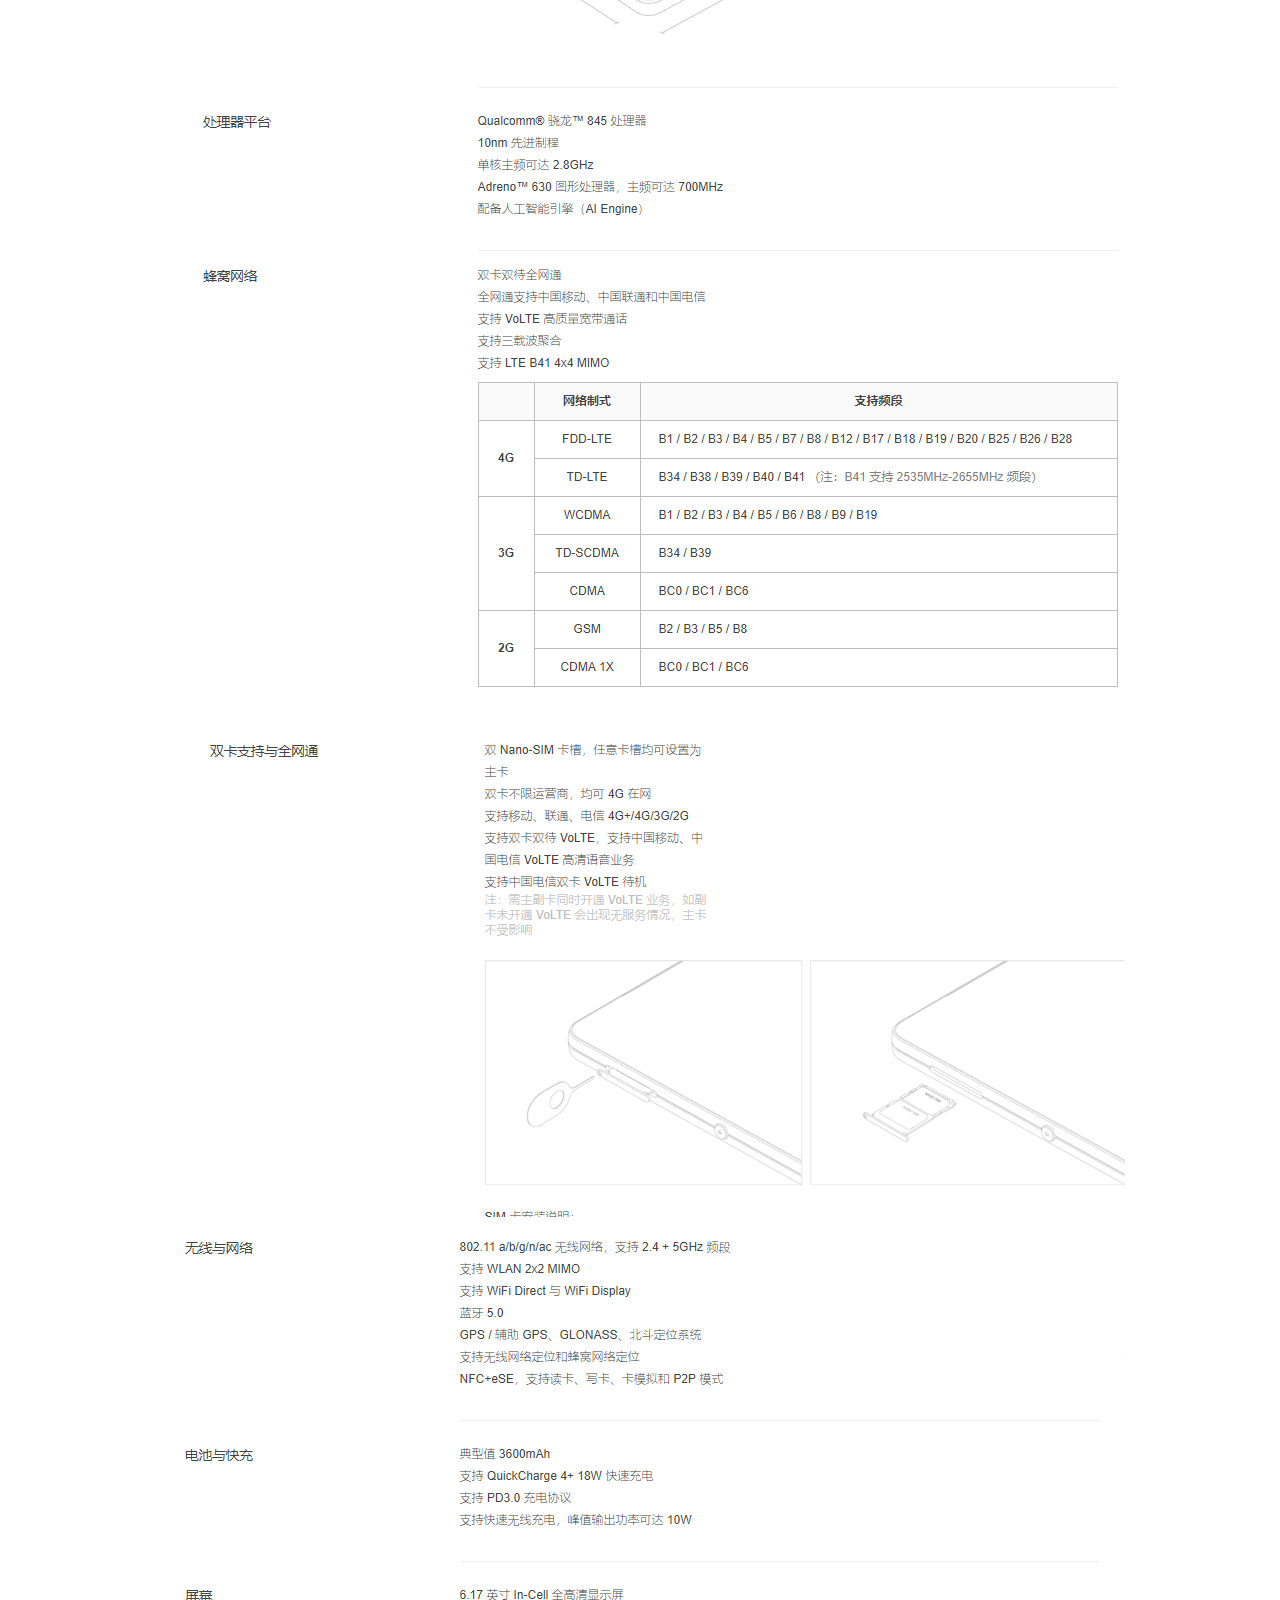
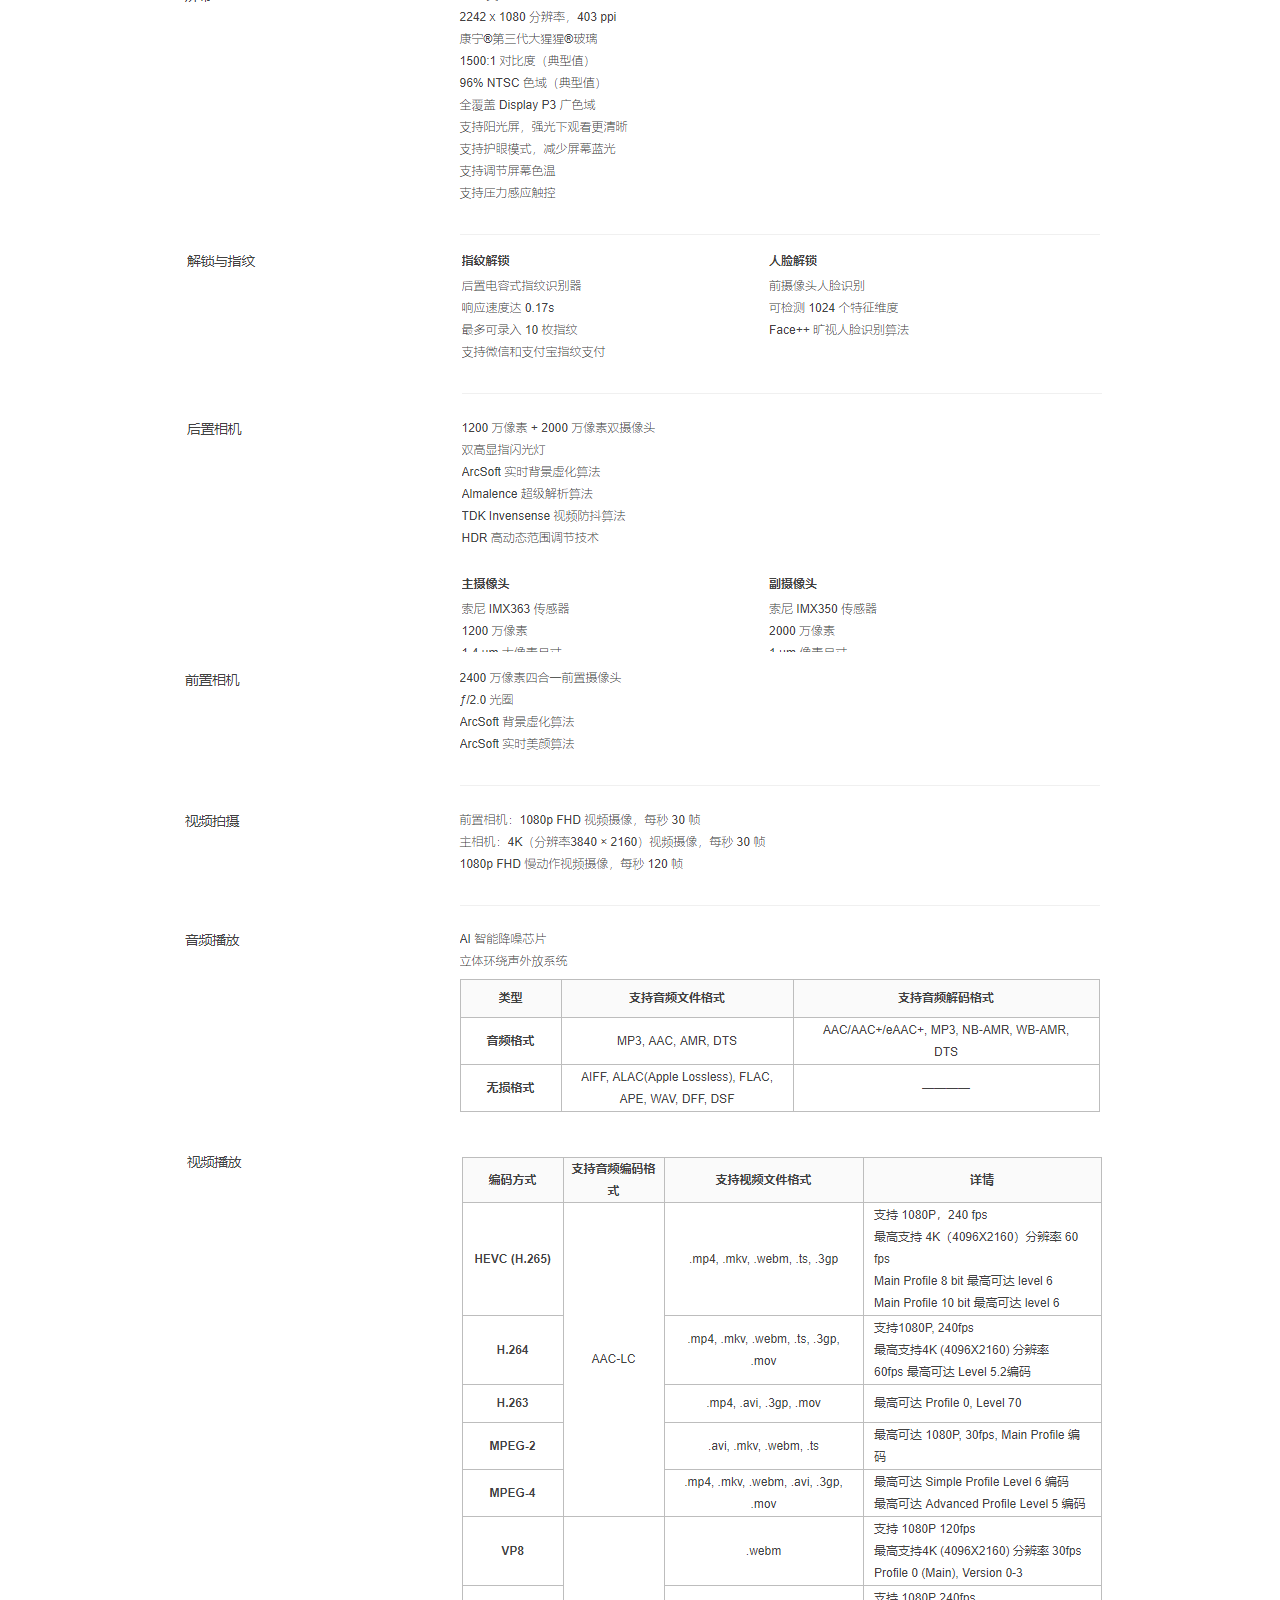
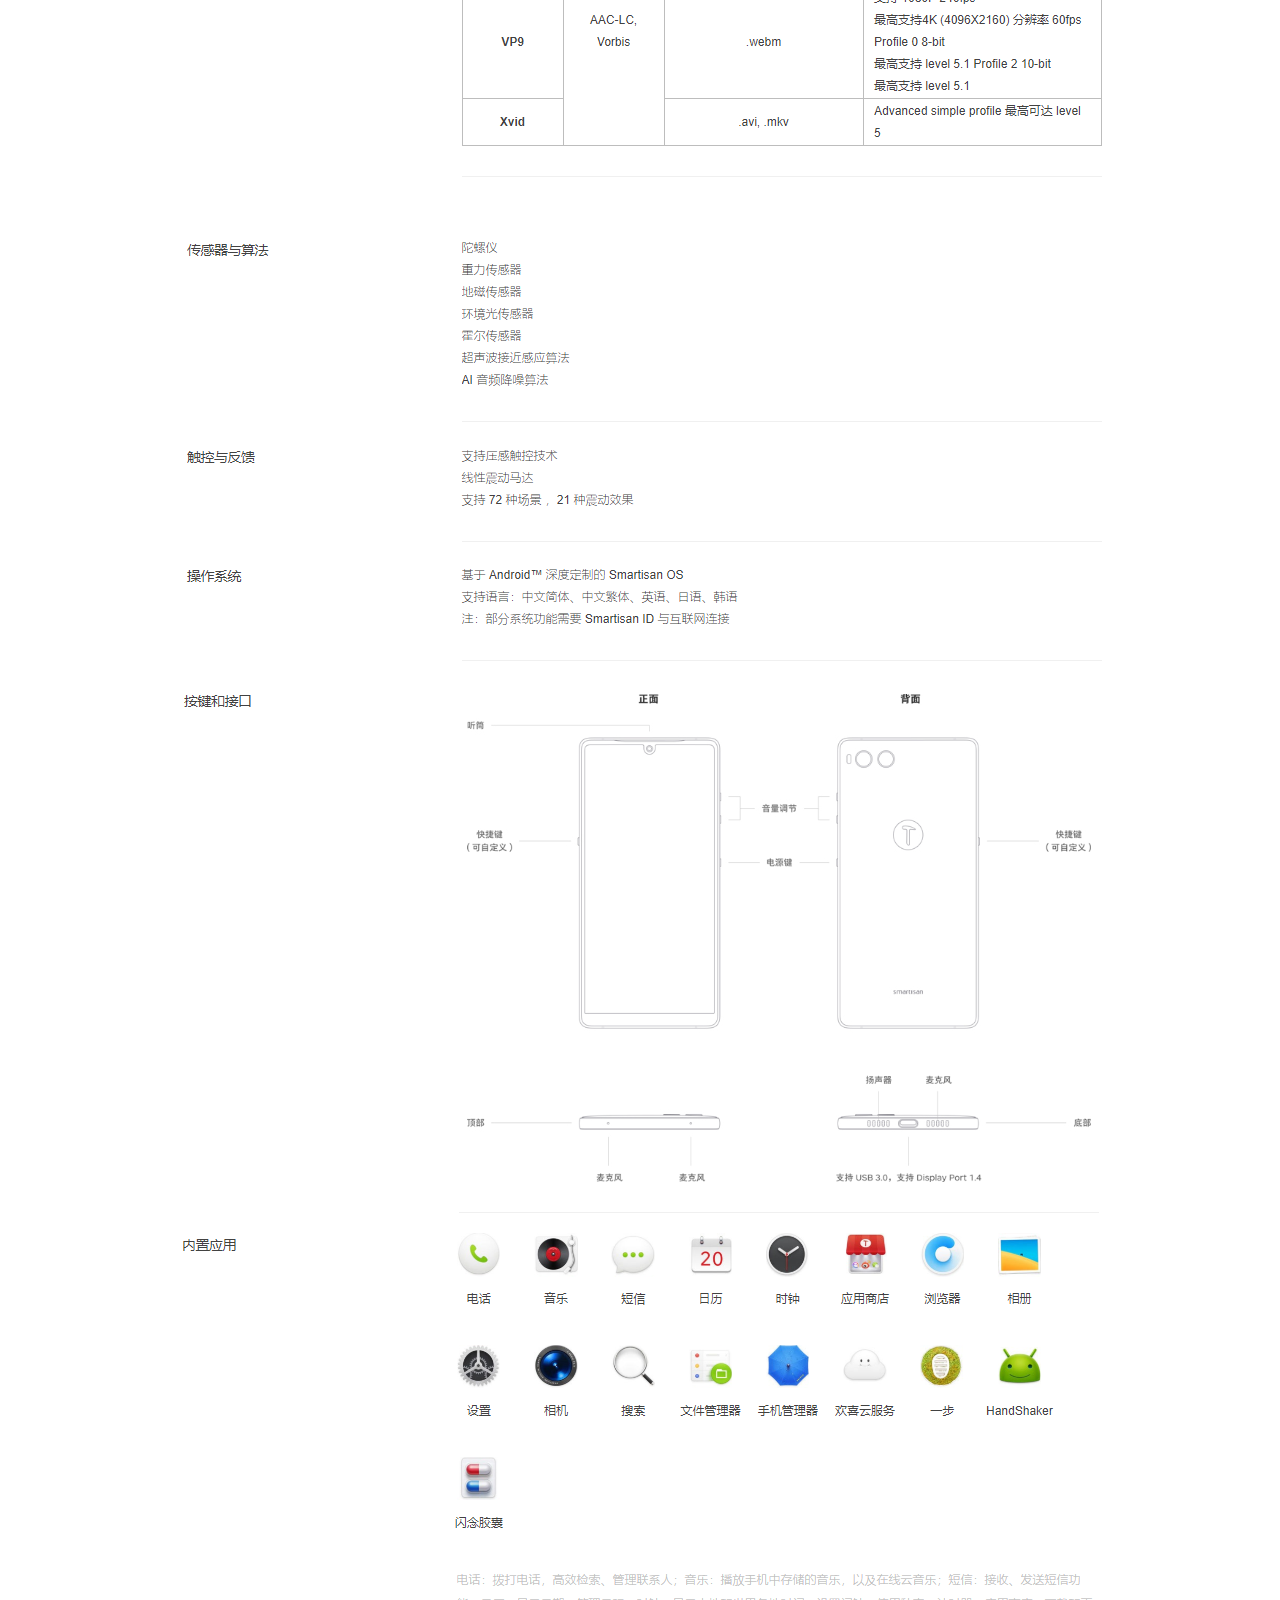
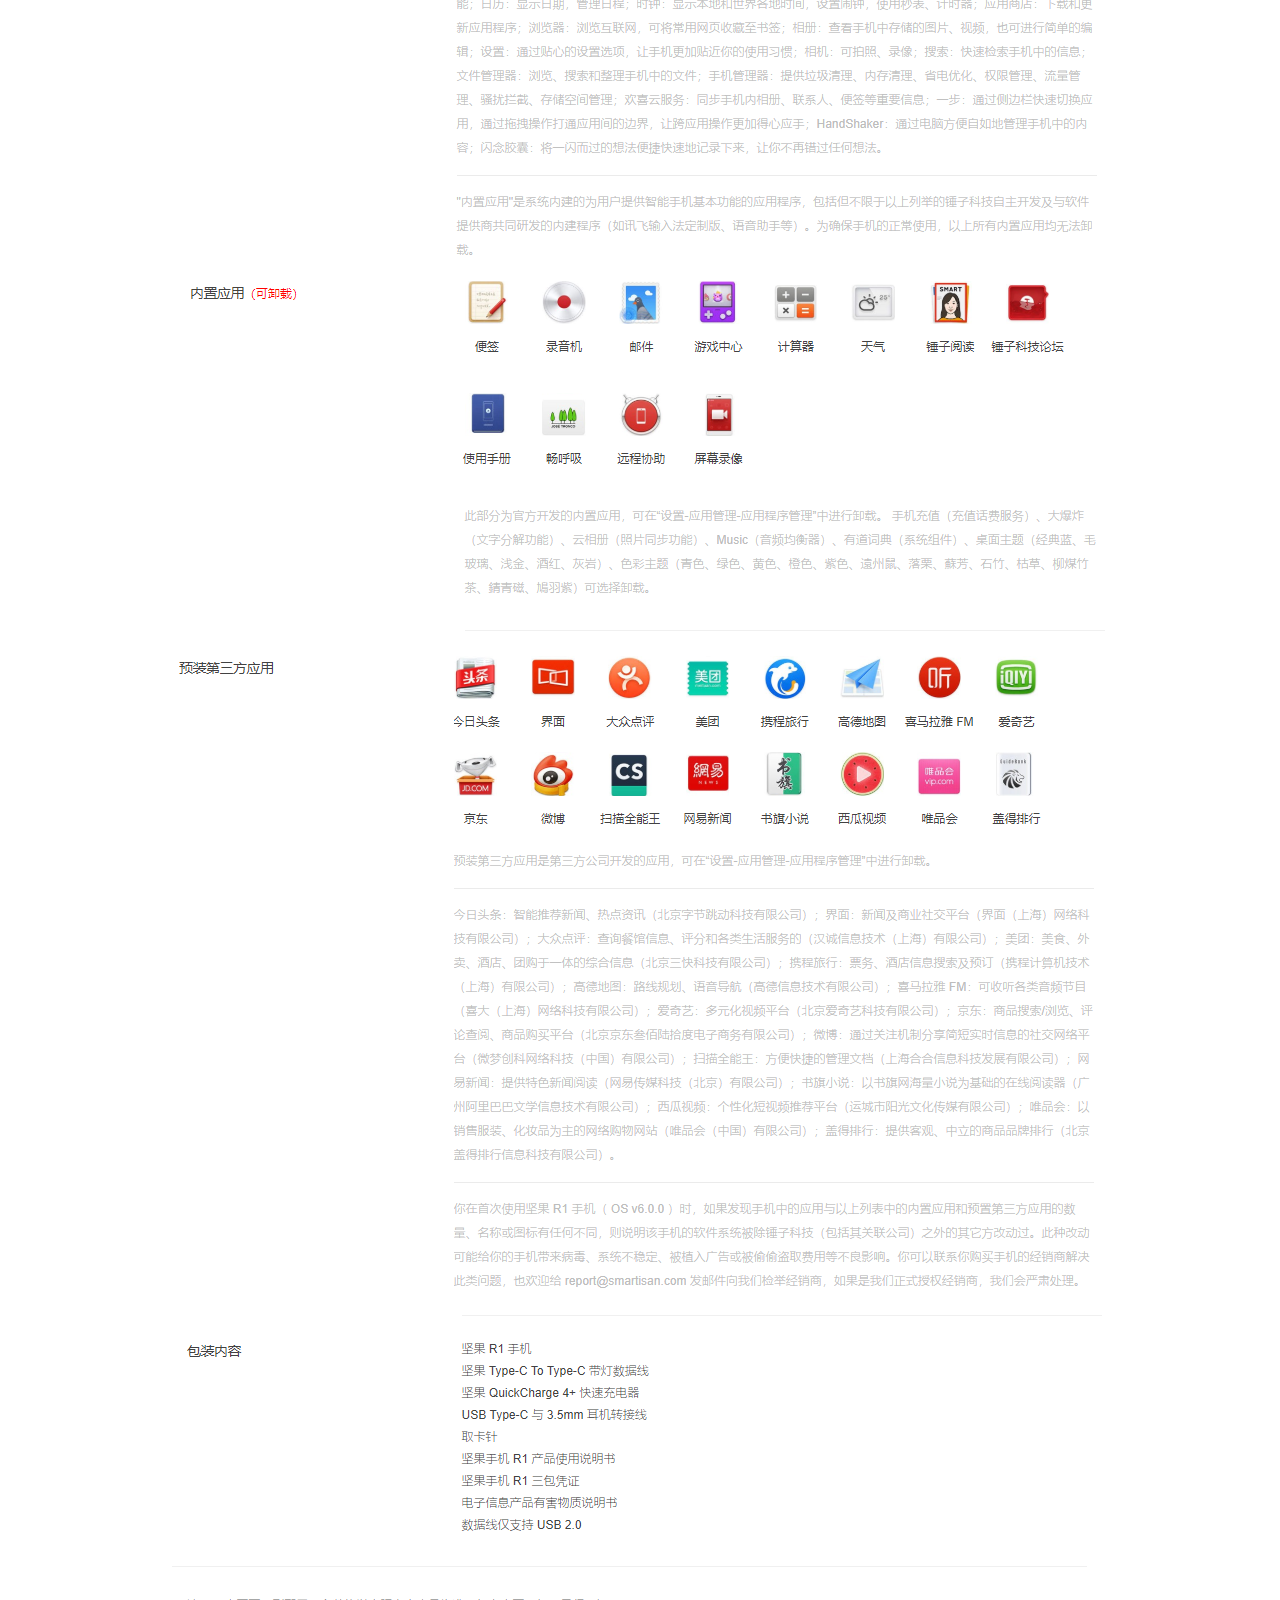
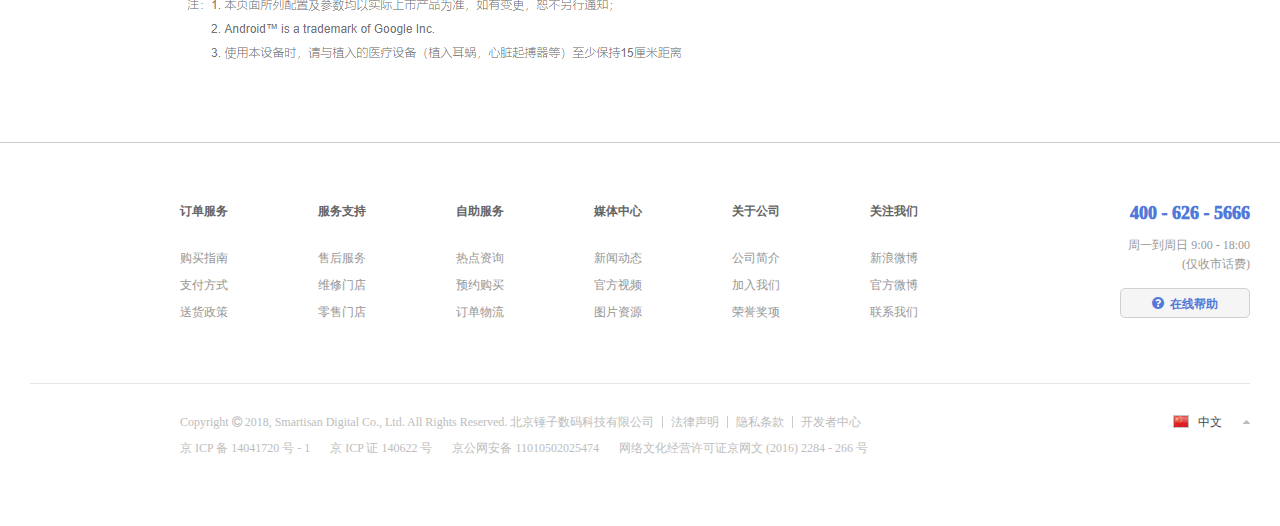
<file: jishu.html>
<!DOCTYPE html>
<html lang="en">
<head>
	<meta http-equiv="X-UA-Compatible" content="IE=Edge">
	<meta charset="UTF-8">
	<link rel="icon" type="images/favicon.ico" href="images/favicon.ico">
	<link rel="stylesheet" type="text/css" href="css/reset.css">
    <link rel="stylesheet" href="css/fonts/font-awesome.min.css">
    <link rel="stylesheet" href="css/common-index.css">
    <link rel="stylesheet" href="css/font.css">
    <link rel="stylesheet" href="css/jishu.css">
	<title>技术规格</title>
</head>
<body>
	<section class="top">
		<img src="images/logo-lightgold.png" alt="">
		<ul class="top-nav1">
			<li class="top-nav-item"><a href="#">在线商城</a></li>
			<li class="top-nav-item"><a href="#">坚果Pro 2s</a></li>
			<li class="top-nav-item"><a href="first.html" class="checked">坚果R1</a></li>
			<li class="top-nav-item"><a href="jianguoTNT.html">坚果TNT工作室</a></li>
			<li class="top-nav-item"><a href="#">Smartisan OS</a></li>
			<li class="top-nav-item"><a href="#">欢喜云</a></li>
			<li class="top-nav-item"><a href="#">应用</a></li>
			<li class="top-nav-item"><a href="#">论坛</a></li>
			<li class="top-nav-item"><a href="#">荣誉与奖项</a></li>
		</ul>
		<div class="cart-shop">
            <div class="cart-nav">
                <span class="sep">|</span>
                <a href="#" class="link"><i class="fa fa-user"></i></a>
                <a href="javascript:;" class="link" id="link">
                    <i class="fa fa-shopping-bag"></i>
                </a>    
                <div class="tankuang" id="tankuang">
                    <i class="fa fa-shopping-cart"></i>
                    <h3>购物车为空</h3>
                    <p>您还没有选购任何商品，现在前往商城选购吧！</p>
                </div>
            </div>
	    </div>
	</section>
	<div class="user-info" id="user-info">
	    	<ul>
	    		<li class="user-info-item"><a  href="first.html">概览</a></li>
	    		<li class="user-info-item"><a  href="sheji.html">设计</a></li>
	    		<li class="user-info-item"><a  href="first-gongneng.html">功能</a></li>
	    		<li class="user-info-item"><a  href="caozuoxitong.html">操作系统</a></li>
	    		<li class="user-info-item"><a class="checked" href="jishu.html">技术规格</a></li>
	    	</ul>
    	    <div class="user-info-right">
    	    	<a href="#">优先购买码</a>
    	    	<p class="box">现在购买</p>
    	    </div>
	</div>
	<!--中间图片区域-->
	<nav class="content">
		<img class="aa" src="images/jishu1.jpg" alt="">
		<img src="images/shuju-1.png" alt="">
		<img src="images/shuju-2.png" alt="">
		<img src="images/shuju-3.png" alt="">
		<img src="images/shuju-4.png" alt="">
		<img src="images/shuju-5.png" alt="">
		<img src="images/shuju-6.png" alt="">
		<img src="images/shuju-7.png" alt="">
		<img src="images/shuju-8.png" alt="">
		<img src="images/shuju-9.png" alt="">
		<img src="images/shuju-10.png" alt="">
		<img src="images/shuju-11.png" alt="">
		<img src="images/shuju-12.png" alt="">
		<img src="images/shuju-13.png" alt="">
		<img src="images/shuju-14.png" alt="">
	</nav>
    <footer class="footer">
		 <div class="container">
            <div class="foot-list">
                <div class="left-list fl">
                    <dl>
                        <dt>订单服务</dt>
                        <dd><a href="#" class="link">购买指南</a></dd>
                        <dd><a href="#" class="link">支付方式</a></dd>
                        <dd><a href="#" class="link">送货政策</a></dd>
                    </dl>
                    <dl>
                        <dt>服务支持</dt>
                        <dd><a href="#" class="link">售后服务</a></dd>
                        <dd><a href="#" class="link">维修门店</a></dd>
                        <dd><a href="#" class="link">零售门店</a></dd>
                    </dl>
                    <dl>
                        <dt>自助服务</dt>
                        <dd><a href="#" class="link">热点资询</a></dd>
                        <dd><a href="#" class="link">预约购买</a></dd>
                        <dd><a href="#" class="link">订单物流</a></dd>
                    </dl>
                    <dl>
                        <dt>媒体中心</dt>
                        <dd><a href="#" class="link">新闻动态</a></dd>
                        <dd><a href="#" class="link">官方视频</a></dd>
                        <dd><a href="#" class="link">图片资源</a></dd>
                    </dl>
                    <dl>
                        <dt>关于公司</dt>
                        <dd><a href="#" class="link">公司简介</a></dd>
                        <dd><a href="#" class="link">加入我们</a></dd>
                        <dd><a href="#" class="link">荣誉奖项</a></dd>
                    </dl>
                    <dl>
                        <dt>关注我们</dt>
                        <dd><a href="#" class="link">新浪微博</a></dd>
                        <dd><a href="#" class="link">官方微博</a></dd>
                        <dd><a href="#" class="link">联系我们</a></dd>
                    </dl>   
                </div>
                <div class="right-list fr">
                    <p class="num">400 - 626 - 5666</p>
                    <p class="time">周一到周日 9:00 - 18:00</p>
                    <p class="txt">(仅收市话费)</p>
                    <p class="help"><i class="fa fa-question-circle"></i>在线帮助</p>
                </div>
            </div>
            <div class="foot-nav clearfix">
                <div class="left-nav fl">
                    <ul class="top1 clearfix">
                        <li>Copyright <i class="fa fa-copyright"></i> 2018, Smartisan Digital Co., Ltd. All Rights Reserved. 北京锤子数码科技有限公司<span></span></li>
                        <li><a href="#" class="link">法律声明</a><span></span></li>
                        <li><a href="#" class="link">隐私条款</a><span></span></li>
                        <li><a href="#" class="link">开发者中心</a></li>
                    </ul>
                    <ul class="bottom">
                        <li><a href="#" class="link">京 ICP 备 14041720 号 - 1</a></li>
                        <li><a href="#" class="link">京 ICP 证 140622 号</a></li>
                        <li><a href="#" class="link">京公网安备 11010502025474</a></li>
                        <li><a href="#" class="link">网络文化经营许可证京网文 (2016) 2284 - 266 号</a></li>
                    </ul>
                </div>
                <div class="right-nav fr">
                    <a href="#" class="link">
                        <div></div>
                        <span>中文</span>
                        <i class="fa fa-caret-up"></i>
                    </a>
                </div>
            </div>
	</footer>

</body>
<script src="js/util.js"></script>
<script src="js/first.js"></script>
</html>
</file>
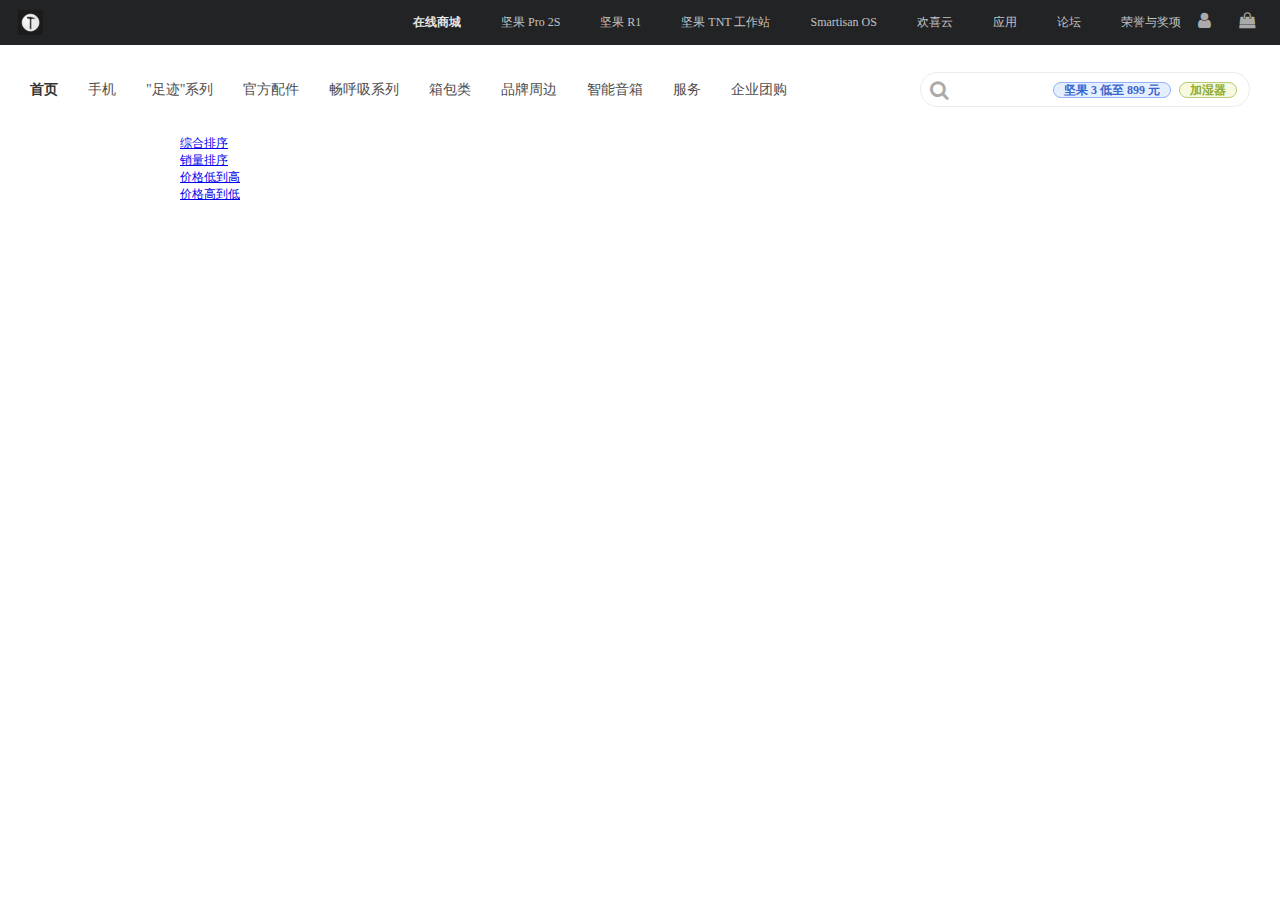
<file: phone.html>
<!DOCTYPE html>
<html lang="en">
<head>
	<meta charset="UTF-8">
	<meta http-equiv="X-UA-Compatible" content="IE=Edge">
	<title>手机</title>
	<link rel="stylesheet" href="css/reset.css">
	<link rel="stylesheet" href="css/fonts/font-awesome.min.css">
	<link rel="stylesheet" href="css/common-index.css">
	<link rel="stylesheet" href="css/phone.css">
</head>
<body>
	<div class="top-nav">
		<div class="nav-img fl clearfix"></div>
		<div class="nav-list fl clearfix">
			<ul>
				<li><a href="#" class="link">在线商城</a></li>
				<li><a href="#" class="link">坚果 Pro 2S</a></li>
				<li><a href="#" class="link">坚果 R1</a></li>
				<li><a href="#" class="link">坚果 TNT 工作站</a></li>
				<li><a href="#" class="link">Smartisan OS</a></li>
				<li><a href="#" class="link">欢喜云</a></li>
				<li><a href="#" class="link">应用</a></li>
				<li><a href="#" class="link">论坛</a></li>
				<li><a href="#" class="link">荣誉与奖项</a></li>
			</ul>
		</div>
		<div class="nav-shop fr clearfix">
			<a href="#" class="link"><i class="fa fa-user"></i></a>
			<a href="javascript:;" class="link" id="link">
				<i class="fa fa-shopping-bag"></i>
			</a>	
			<div class="tankuang" id="tankuang">
				<i class="fa fa-shopping-cart"></i>
				<h3>购物车为空</h3>
				<p>您还没有选购任何商品，现在前往商城选购吧！</p>
			</div>
		</div>
	</div>
	<!-- 列表导航 -->
	<div class="list-nav">
		<div class="container">
			<div class="list fl">
				<ul>
					<li><a href="#" class="link">首页</a></li>
					<li><a href="#" class="link">手机</a></li>
					<li><a href="#" class="link">"足迹"系列</a></li>
					<li><a href="#" class="link">官方配件</a></li>
					<li><a href="#" class="link">畅呼吸系列</a></li>
					<li><a href="#" class="link">箱包类</a></li>	
					<li><a href="#" class="link">品牌周边</a></li>
					<li><a href="#" class="link">智能音箱</a></li>
					<li><a href="#" class="link">服务</a></li>
					<li><a href="#" class="link">企业团购</a></li>
				</ul>
			</div>
			<div class="sousuo fr">
				<input type="text" class="txt" id="txt">
				<div class="left-sousuo">
					<a href="javascript:;" class="link">
						<i class="fa fa-search"></i>
					</a>
				</div>
				<div class="right-sousuo" id="rightSousuo">
					<a href="javascript:;" class="link">坚果 3 低至 899 元</a>
					<a href="javascript:;" class="link">加湿器</a>
				</div>
				<div class="sousuo-list" id="sousuoList">
					<span></span>
					<ul>
						<li><a href="#" class="link">坚果 Pro 2S</a></li>
						<li><a href="#" class="link">坚果 R1</a></li>
						<li><a href="#" class="link">坚果 3</a></li>
						<li><a href="#" class="link">闹钟式无线充电座</a></li>
						<li><a href="#" class="link">畅呼吸净化器</a></li>
						<li><a href="#" class="link">移动电源</a></li>
						<li><a href="#" class="link">卫衣</a></li>
						<li><a href="#" class="link">帆布鞋</a></li>
						<li><a href="#" class="link">保护套</a></li>
						<li><a href="#" class="link">口罩</a></li>
					</ul>
				</div>
			</div>
		</div>
	</div>
	<!--综合排序部分-->
	<div class="list-bottom">
		<div class="content">
			<ul>
				<li><a href="#">综合排序</a></li>
				<li><a href="#">销量排序</a></li>
				<li><a href="#">价格低到高</a></li>
				<li><a href="#">价格高到低</a></li>
			</ul>
		</div>
	</div>
	<!-- <div class="rexiao-list-gt">
		<ul class="list-box" id="listBox">
			<li>
				<a href="javascript:;" class="link">
				<img src="images/remen1.jpg">
				<h4>坚果 Pro 2S</h4>
				<p>双系统, 无限屏</p>
				<p>赠软胶透明保护套（数量有限送完即止）</p>
				<ul>
					<li></li>
					<li></li>
					<li></li>
					<li></li>
				</ul>
				<span class="num">￥ 2,298.00</span>
				<div class="xiangqing">查看详情</div>
				</a>
			</li>
	</div> -->
</body>
<script src="js/index.js"></script>
</html>
</file>
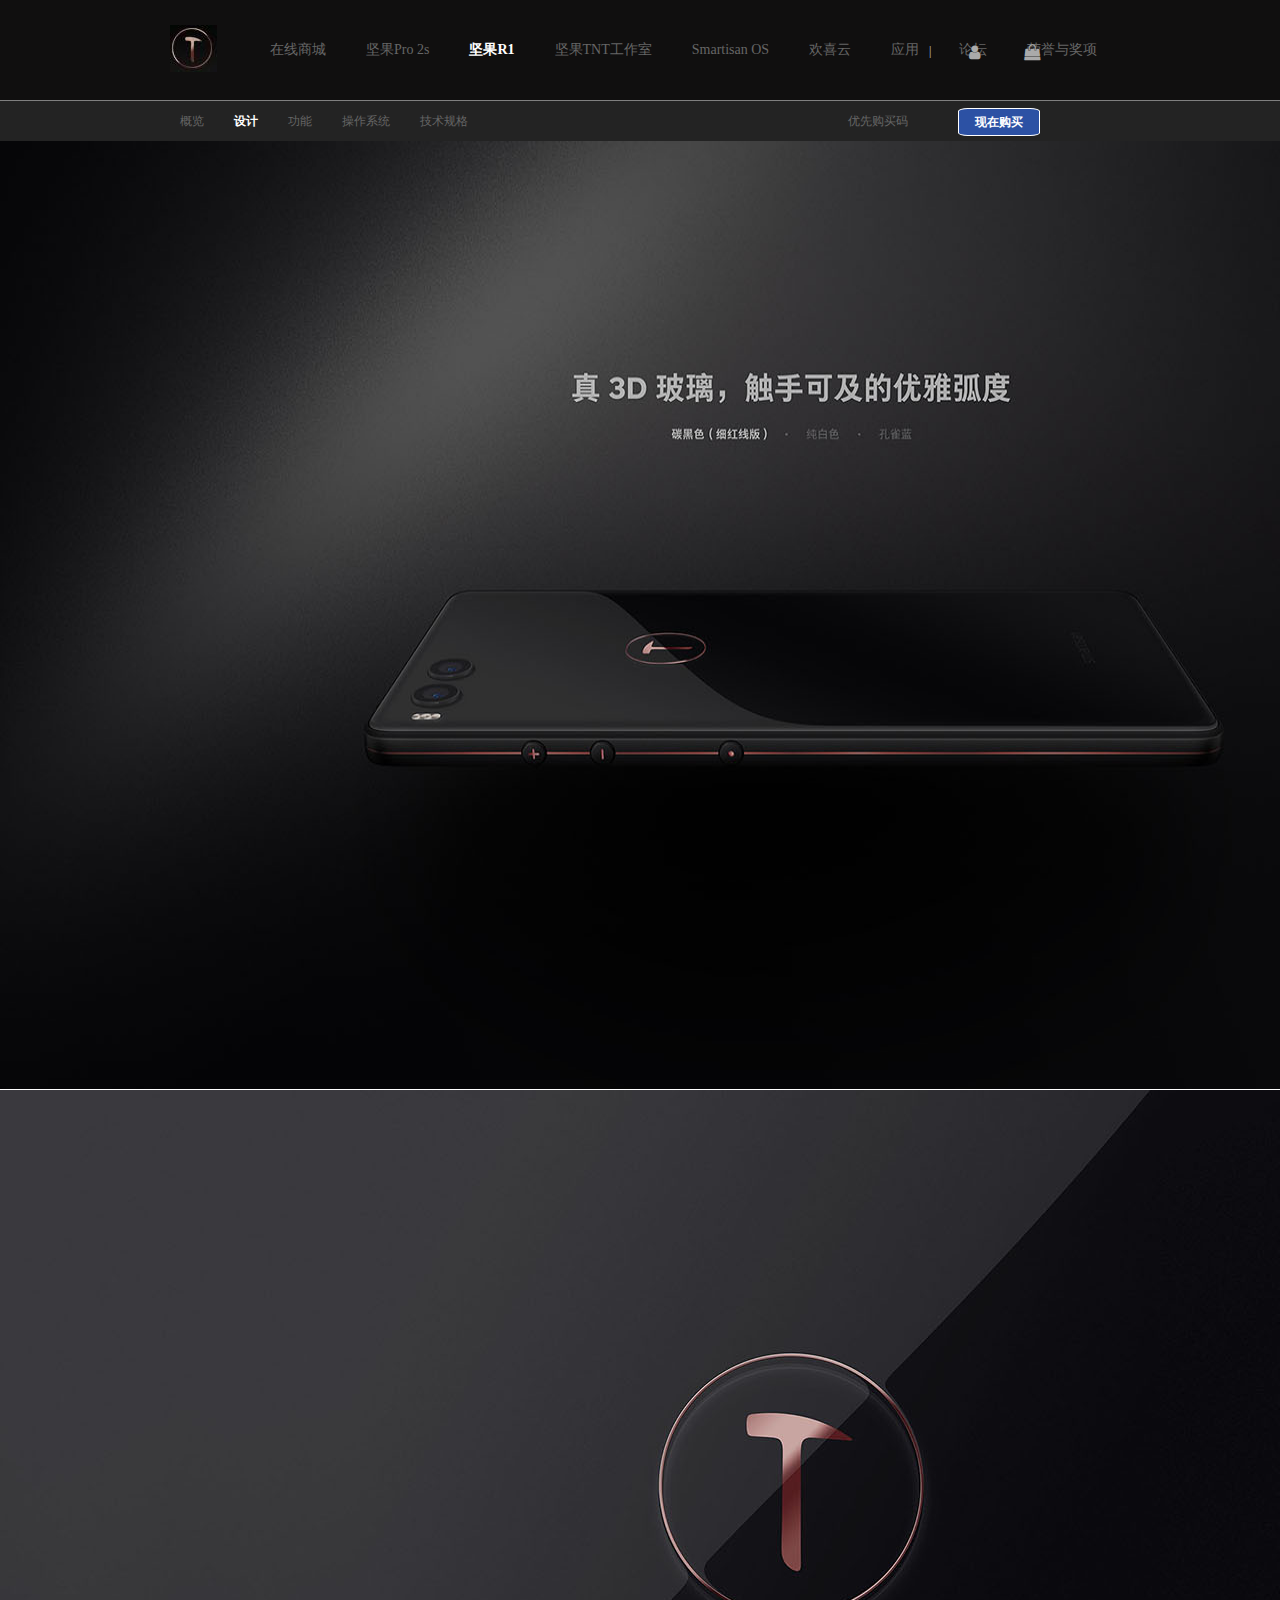
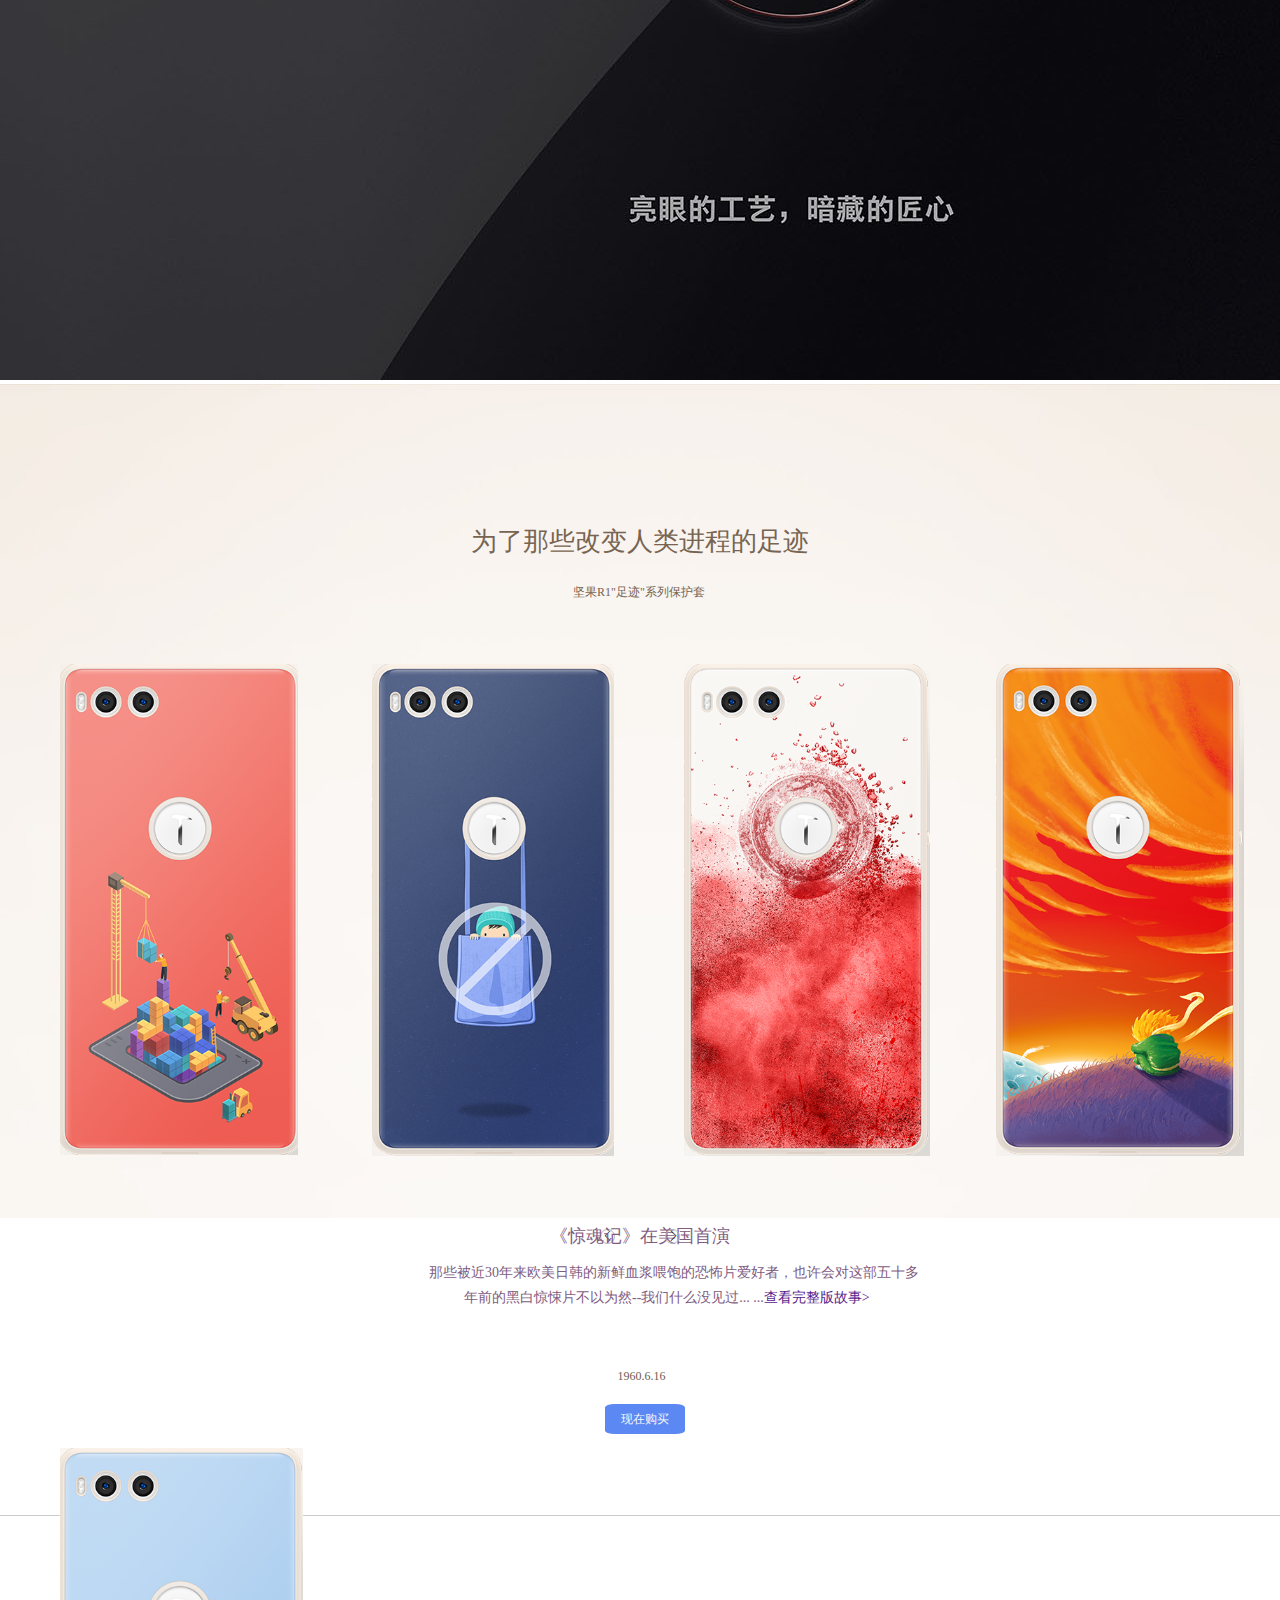
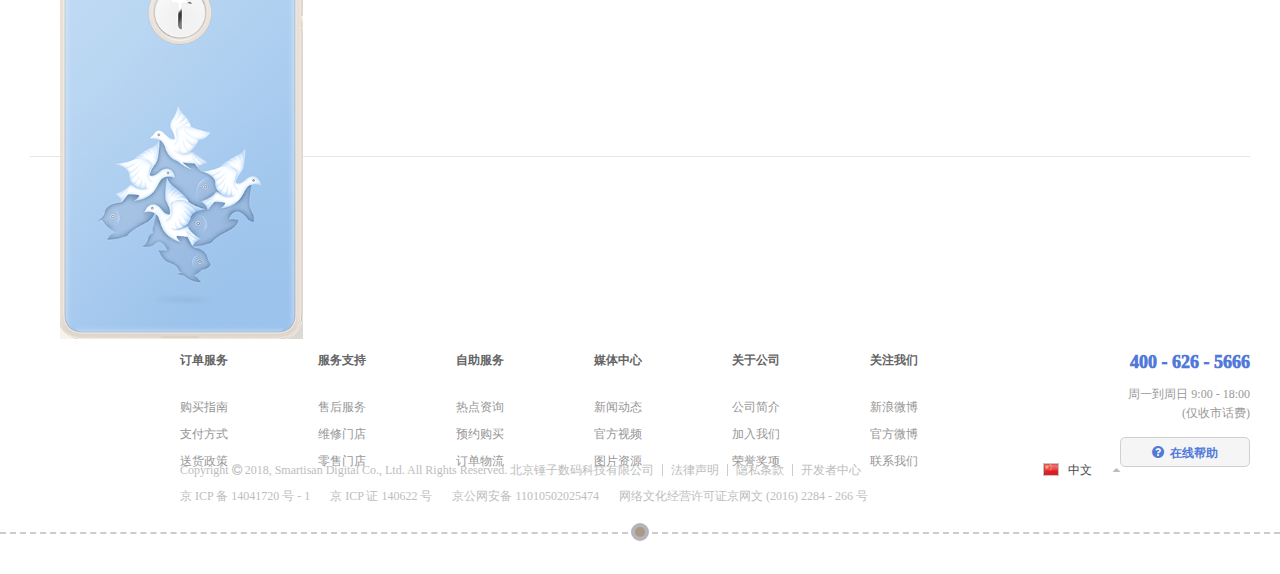
<file: sheji.html>
<!DOCTYPE html>
<html lang="en">
<head>
    <meta http-equiv="X-UA-Compatible" content="IE=Edge">	
	<meta charset="UTF-8">
	<link rel="icon" type="images/favicon.ico" href="images/favicon.ico">
	<link rel="stylesheet" type="text/css" href="css/reset.css">
	<link rel="stylesheet" href="css/fonts/font-awesome.min.css">
    <link rel="stylesheet" href="css/common-index.css">
    <link rel="stylesheet" href="css/font.css">
    <link rel="stylesheet" href="css/sheji.css">
	<title>设计</title>
</head>
<body>
	<section class="top">
			<img src="images/logo.jpg" alt="">
			<ul class="top-nav1">
				<li class="top-nav-item"><a href="#">在线商城</a></li>
				<li class="top-nav-item"><a href="#">坚果Pro 2s</a></li>
				<li class="top-nav-item"><a href="first.html" class="checked">坚果R1</a></li>
				<li class="top-nav-item"><a href="jianguoTNT.html">坚果TNT工作室</a></li>
				<li class="top-nav-item"><a href="#">Smartisan OS</a></li>
				<li class="top-nav-item"><a href="#">欢喜云</a></li>
				<li class="top-nav-item"><a href="#">应用</a></li>
				<li class="top-nav-item"><a href="#">论坛</a></li>
				<li class="top-nav-item"><a href="#">荣誉与奖项</a></li>
			</ul>
            <div class="cart-shop">
                <div class="cart-nav">
                    <span class="sep">|</span>
                    <a href="#" class="link"><i class="fa fa-user"></i></a>
                    <a href="javascript:;" class="link" id="link">
                        <i class="fa fa-shopping-bag"></i>
                    </a>    
                    <div class="tankuang" id="tankuang">
                        <i class="fa fa-shopping-cart"></i>
                        <h3>购物车为空</h3>
                        <p>您还没有选购任何商品，现在前往商城选购吧！</p>
                    </div>
                </div>
            </div>
	</section>    
	<div class="user-info" id="user-info">
	    	<ul>
	    		<li class="user-info-item"><a  href="first.html">概览</a></li>
	    		<li class="user-info-item"><a class="checked" href="sheji.html">设计</a></li>
	    		<li class="user-info-item"><a href="first-gongneng.html">功能</a></li>
	    		<li class="user-info-item"><a href="caozuoxitong.html">操作系统</a></li>
	    		<li class="user-info-item"><a href="jishu.html">技术规格</a></li>
	    	</ul>
    	    <div class="user-info-right">
    	    	<a href="#">优先购买码</a>
    	    	<p class="box">现在购买</p>
    	    </div>
	</div>
    <img class="aa" src="images/sheji-1.jpg" alt="">
    <img class="bb" src="images/sheji-2.jpg" alt="">   
    <div class="describe">
     	<div class="txt1">为了那些改变人类进程的足迹</div>
     	<p class="txt2">坚果R1"足迹"系列保护套</p>
     	<ul class="describe-list clearfix">
     		<li>
     			<img src="images/sheji-phone1.png" alt="">
     		</li>
     		<li>
     			<img src="images/sheji-phone2.png" alt="">
     		</li>
     		<li>
     			<img src="images/sheji-phone3.png" alt="">
     		</li>
     		<li>
     			<img src="images/sheji-phone4.png" alt="">
     		</li>
     		<li>
     			<img src="images/sheji-phone5.png" alt="">
     		</li> 

            <!-- <li>
                <img src="images/sheji-phone6.png" alt="">
            </li> 
            <li>
                <img src="images/sheji-phone7.png" alt="">
            </li> 
            <li>
                <img src="images/sheji-phone8.png" alt="">
            </li> 
            <li>
                <img src="images/sheji-phone9.png" alt="">
            </li>  -->
     	</ul>
        <div class="span-content">
            <span class="left-arrow iconfont">&#xe627;</span>
            <p class="name">《惊魂记》在美国首演</p>
            <span class="right-arrow iconfont">&#xe622;</span>
            <p class="txt4">那些被近30年来欧美日韩的新鲜血浆喂饱的恐怖片爱好者，也许会对这部五十多</p>
            <p class="txt5">年前的黑白惊悚片不以为然--我们什么没见过... ...<a href="">查看完整版故事></a></p>
            <div class="wire">
                <div class="cicle"></div>
            </div>
            <div class="year">1960.6.16</div>
            <p class="box">现在购买</p>
        </div>
     </div>
    <footer>
        <div class="foot">
            <div class="wite"></div>
            <div class="container">
                <div class="foot-list">
                    <div class="left-list fl">
                        <dl>
                            <dt>订单服务</dt>
                            <dd><a href="#" class="link">购买指南</a></dd>
                            <dd><a href="#" class="link">支付方式</a></dd>
                            <dd><a href="#" class="link">送货政策</a></dd>
                        </dl>
                        <dl>
                            <dt>服务支持</dt>
                            <dd><a href="#" class="link">售后服务</a></dd>
                            <dd><a href="#" class="link">维修门店</a></dd>
                            <dd><a href="#" class="link">零售门店</a></dd>
                        </dl>
                        <dl>
                            <dt>自助服务</dt>
                            <dd><a href="#" class="link">热点资询</a></dd>
                            <dd><a href="#" class="link">预约购买</a></dd>
                            <dd><a href="#" class="link">订单物流</a></dd>
                        </dl>
                        <dl>
                            <dt>媒体中心</dt>
                            <dd><a href="#" class="link">新闻动态</a></dd>
                            <dd><a href="#" class="link">官方视频</a></dd>
                            <dd><a href="#" class="link">图片资源</a></dd>
                        </dl>
                        <dl>
                            <dt>关于公司</dt>
                            <dd><a href="#" class="link">公司简介</a></dd>
                            <dd><a href="#" class="link">加入我们</a></dd>
                            <dd><a href="#" class="link">荣誉奖项</a></dd>
                        </dl>
                        <dl>
                            <dt>关注我们</dt>
                            <dd><a href="#" class="link">新浪微博</a></dd>
                            <dd><a href="#" class="link">官方微博</a></dd>
                            <dd><a href="#" class="link">联系我们</a></dd>
                        </dl>   
                </div>
                <div class="right-list fr">
                    <p class="num">400 - 626 - 5666</p>
                    <p class="time">周一到周日 9:00 - 18:00</p>
                    <p class="txt">(仅收市话费)</p>
                    <p class="help"><i class="fa fa-question-circle"></i>在线帮助</p>
                </div>
            </div>
            <div class="foot-nav clearfix">
                <div class="left-nav fl">
                    <ul class="top1 clearfix">
                        <li>Copyright <i class="fa fa-copyright"></i> 2018, Smartisan Digital Co., Ltd. All Rights Reserved. 北京锤子数码科技有限公司<span></span></li>
                        <li><a href="#" class="link">法律声明</a><span></span></li>
                        <li><a href="#" class="link">隐私条款</a><span></span></li>
                        <li><a href="#" class="link">开发者中心</a></li>
                    </ul>
                    <ul class="bottom">
                        <li><a href="#" class="link">京 ICP 备 14041720 号 - 1</a></li>
                        <li><a href="#" class="link">京 ICP 证 140622 号</a></li>
                        <li><a href="#" class="link">京公网安备 11010502025474</a></li>
                        <li><a href="#" class="link">网络文化经营许可证京网文 (2016) 2284 - 266 号</a></li>
                    </ul>
                </div>
                <div class="right-nav fr">
                    <a href="#" class="link">
                        <div></div>
                        <span>中文</span>
                        <i class="fa fa-caret-up"></i>
                    </a>
                </div>
            </div>
        </div>
    </footer>
</body>
<script src="js/util.js"></script>
<script src="js/first.js"></script>
</html>
</file>
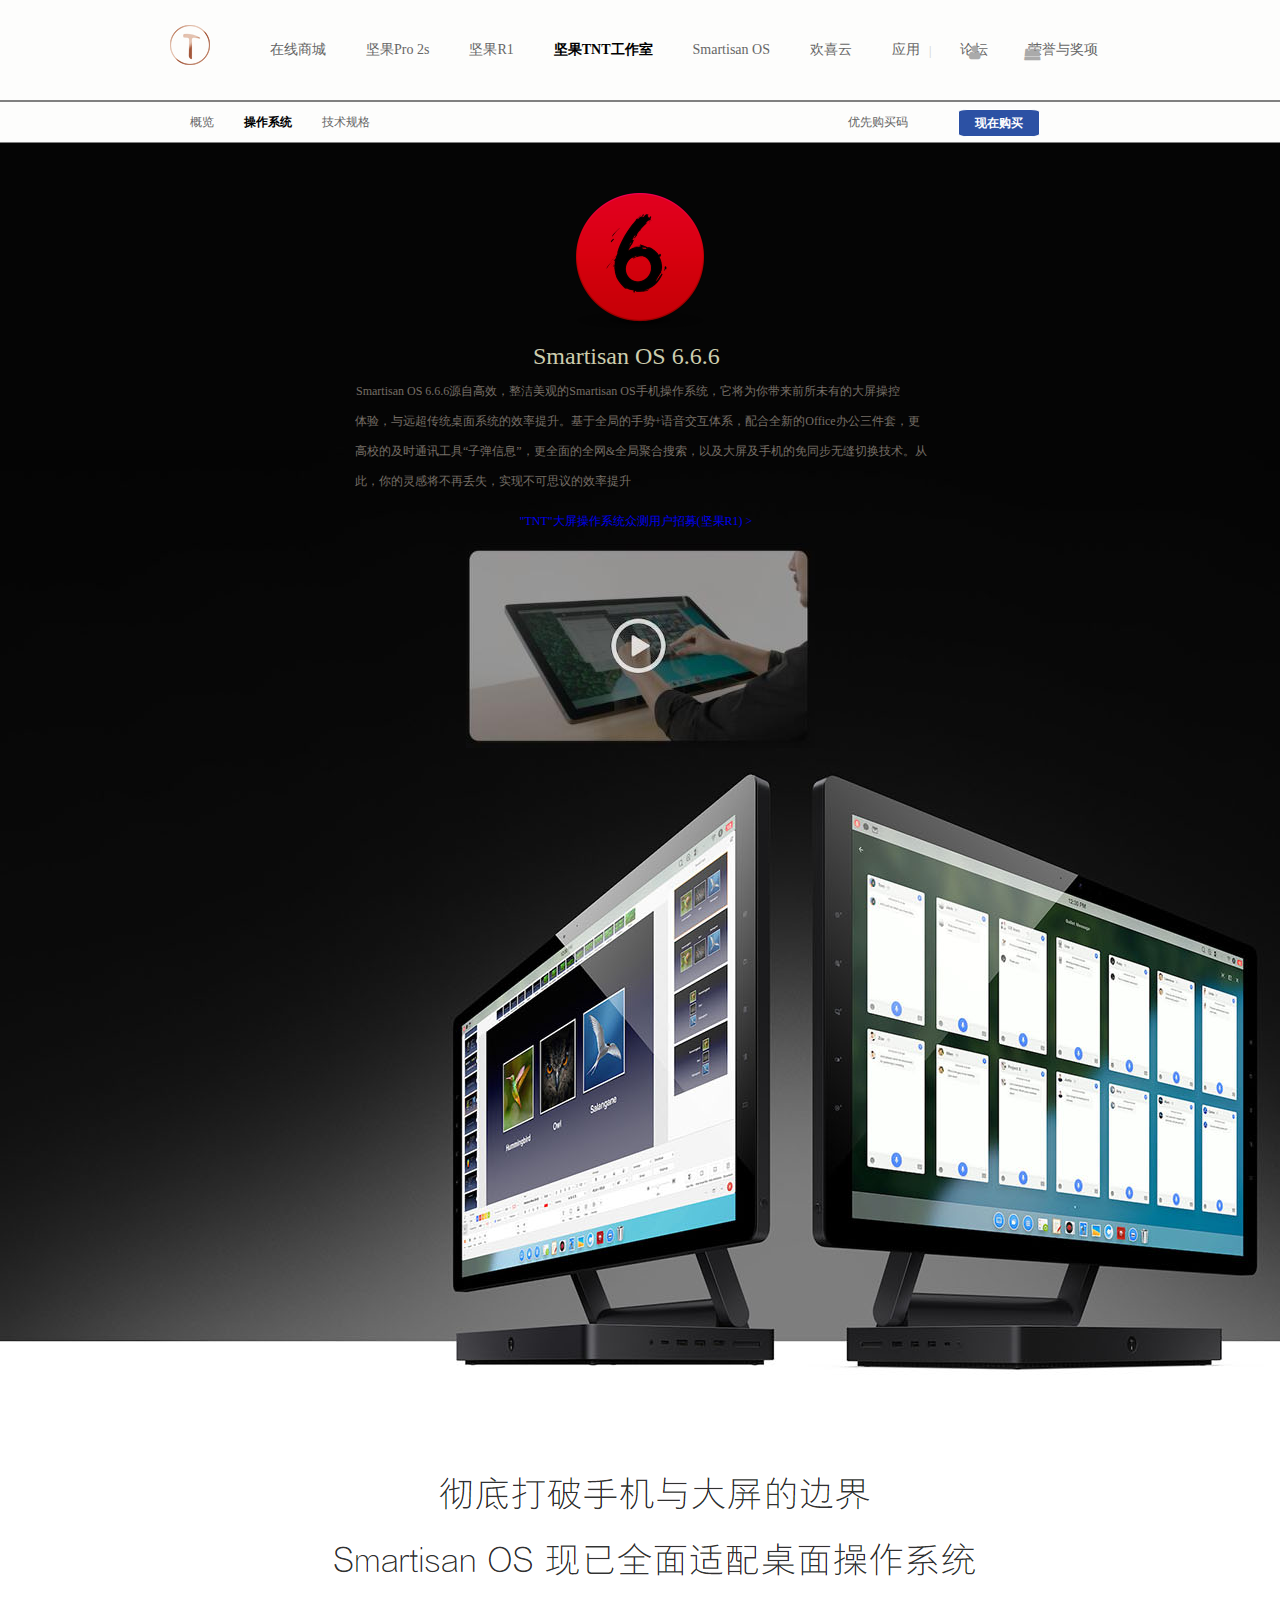
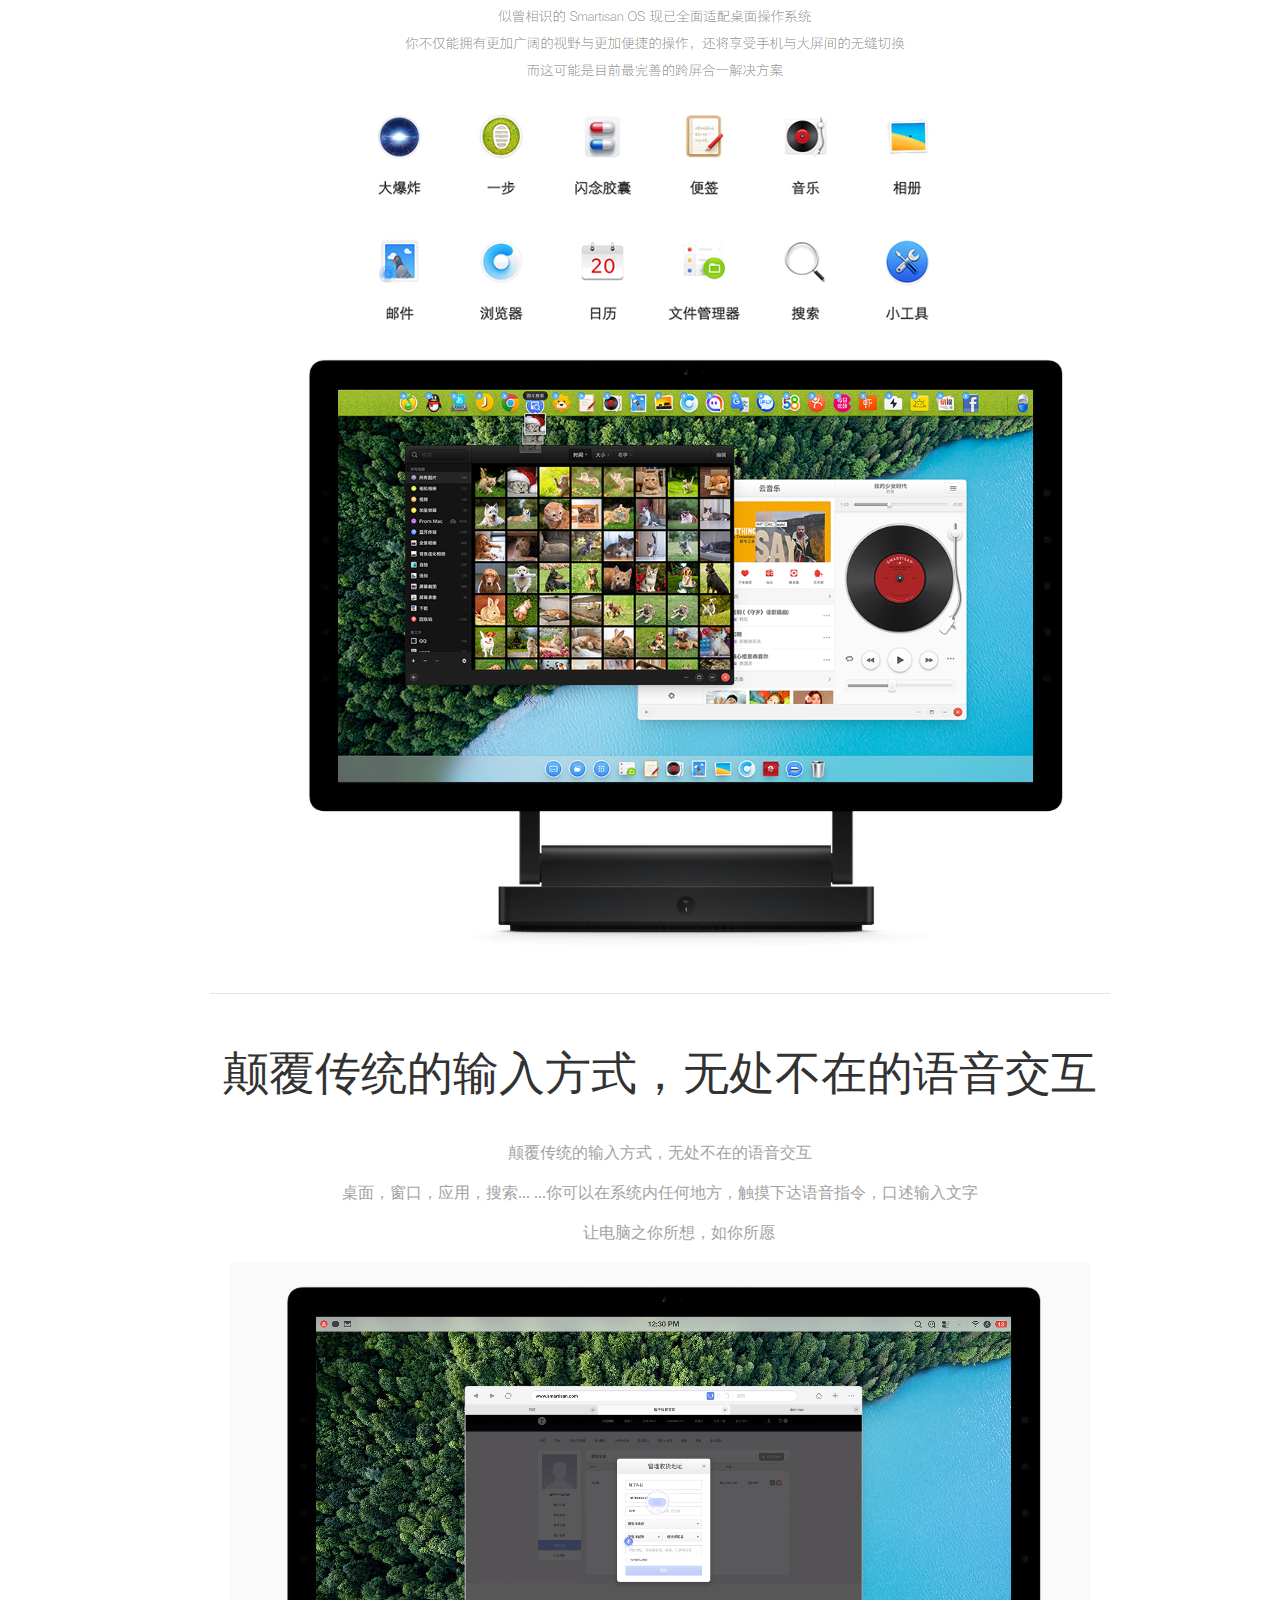
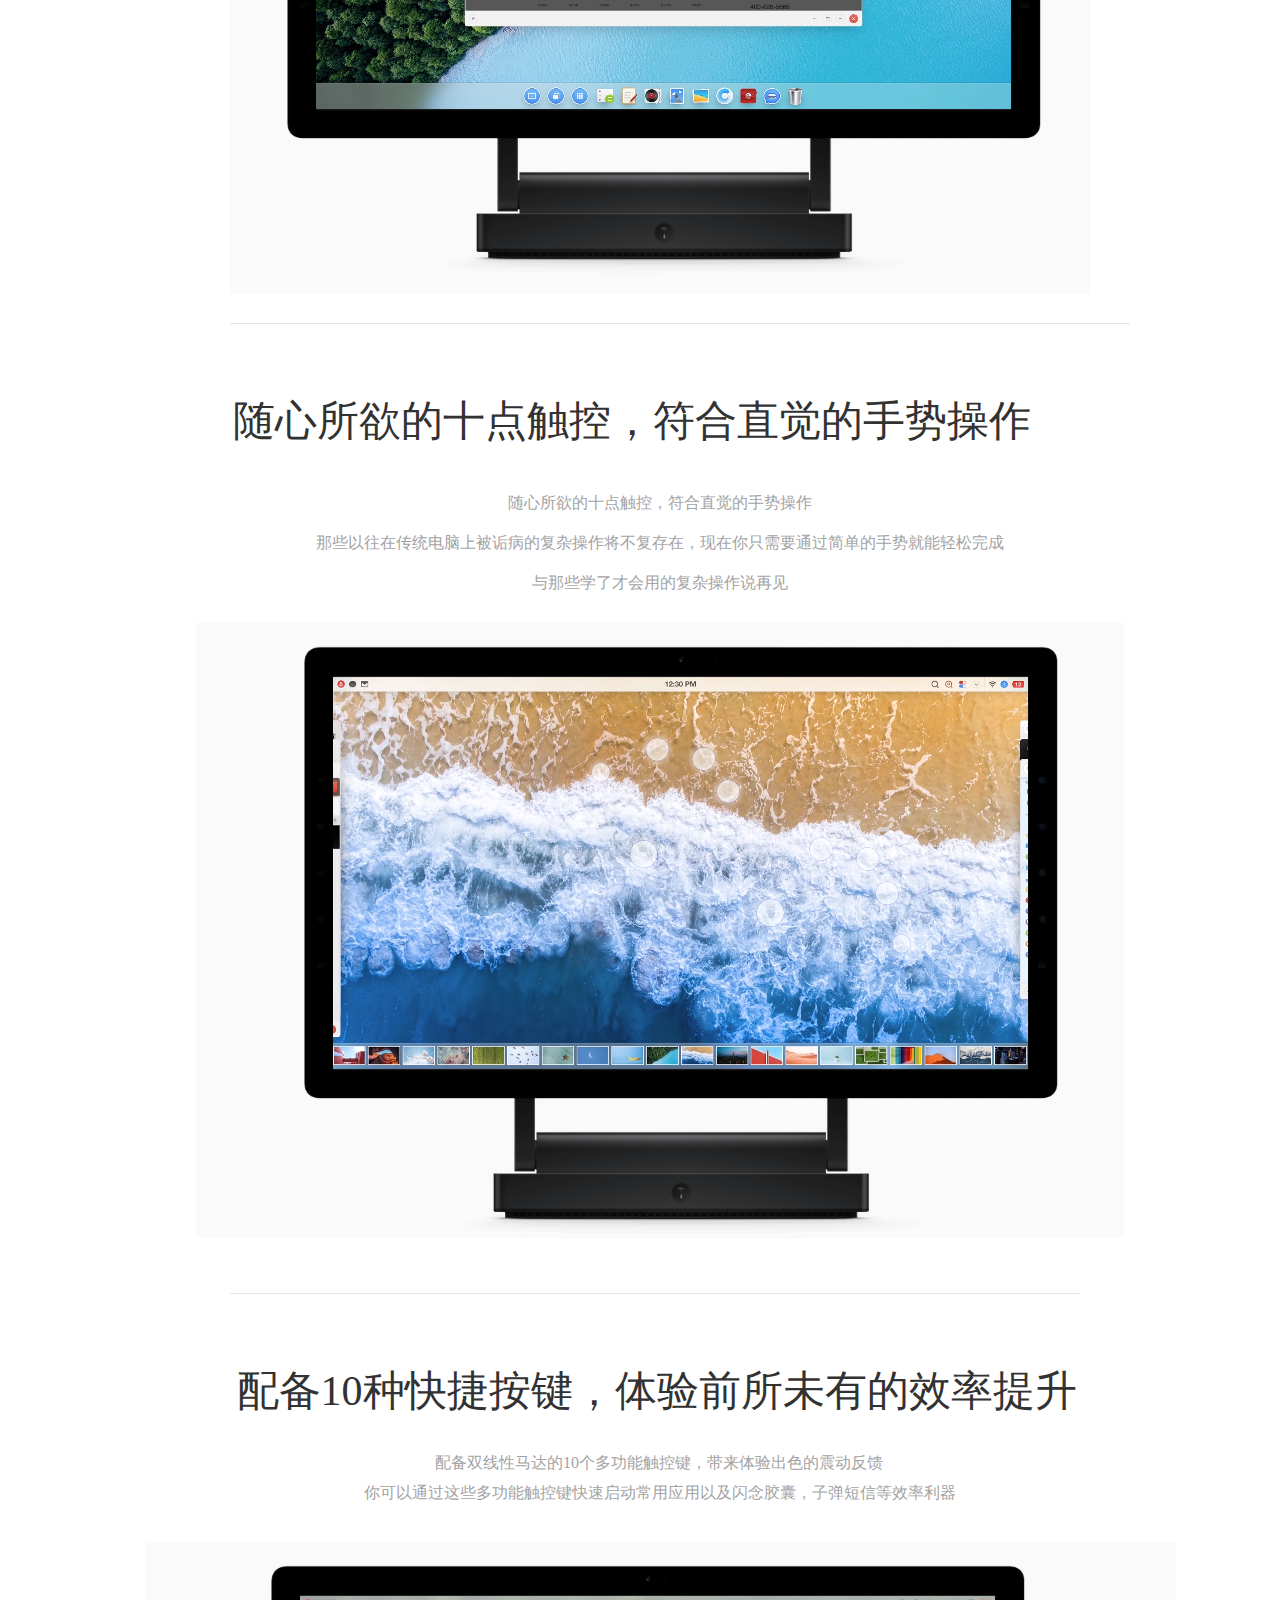
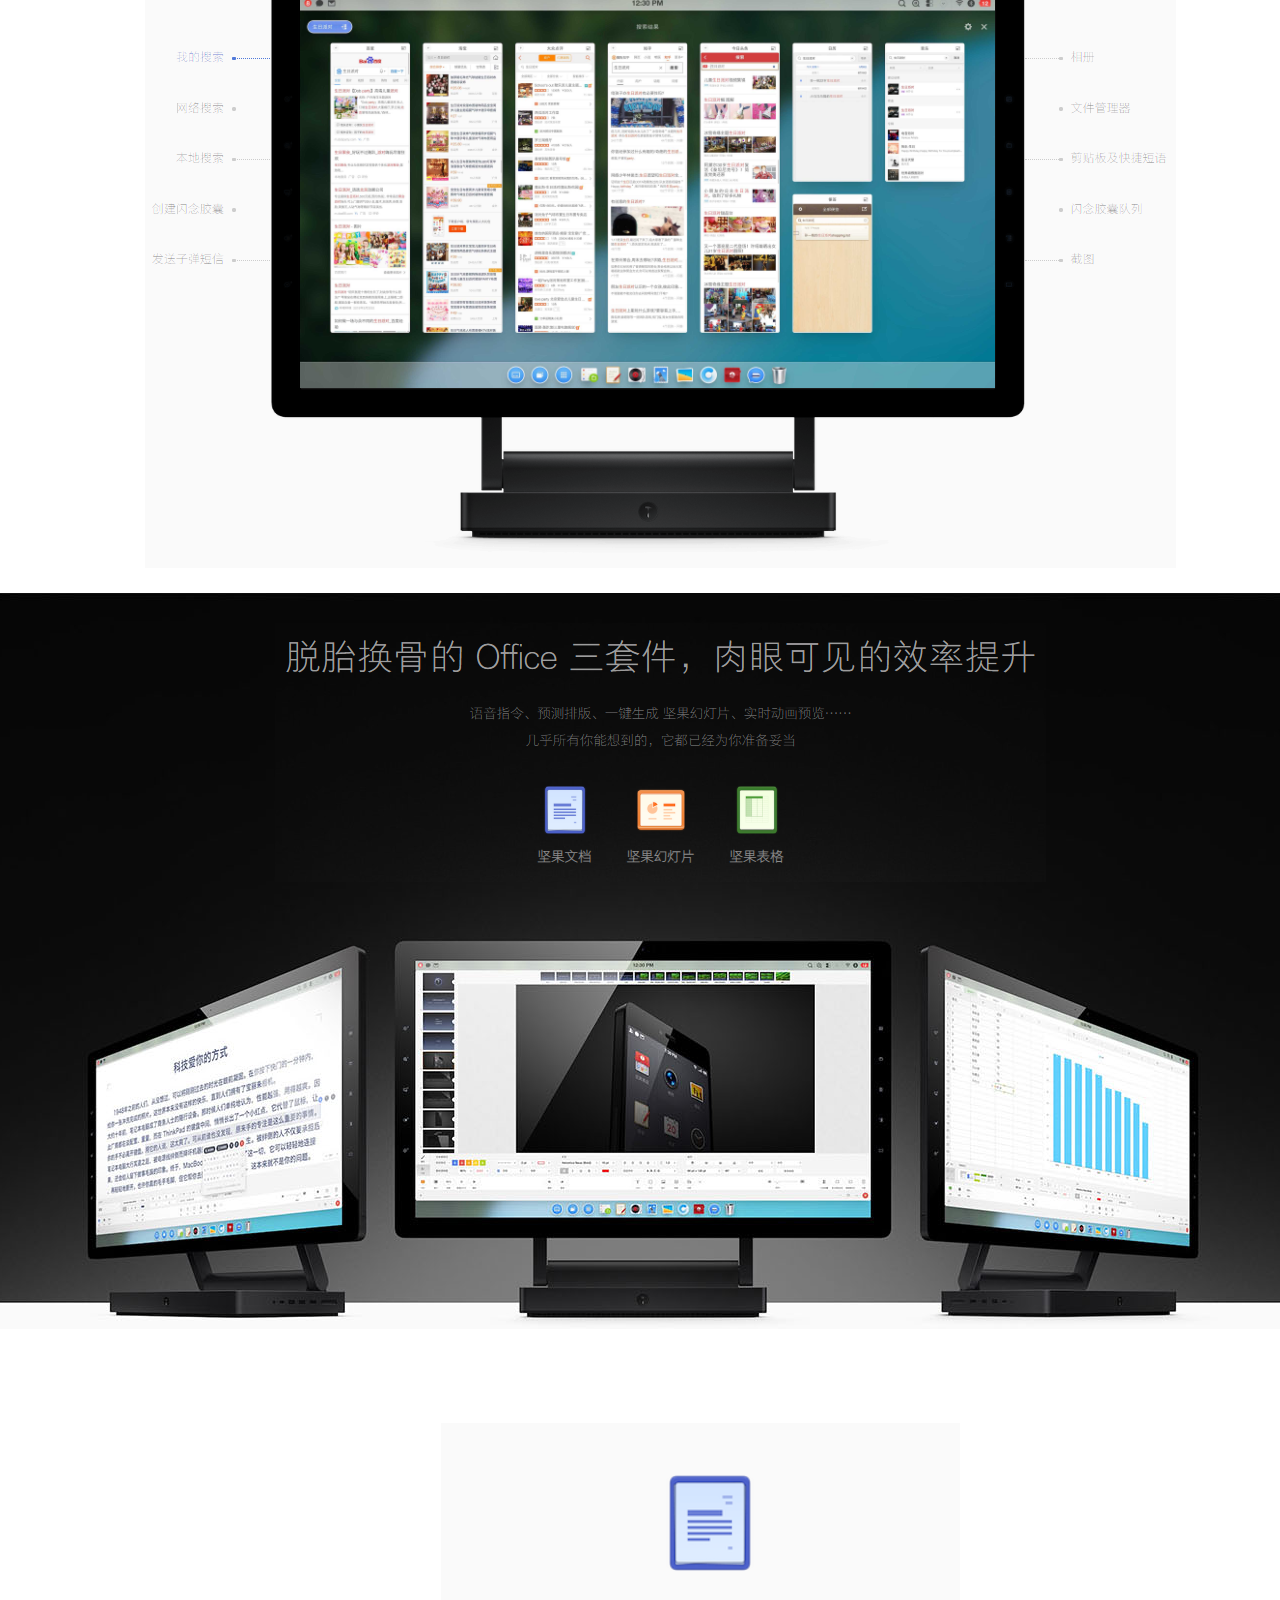
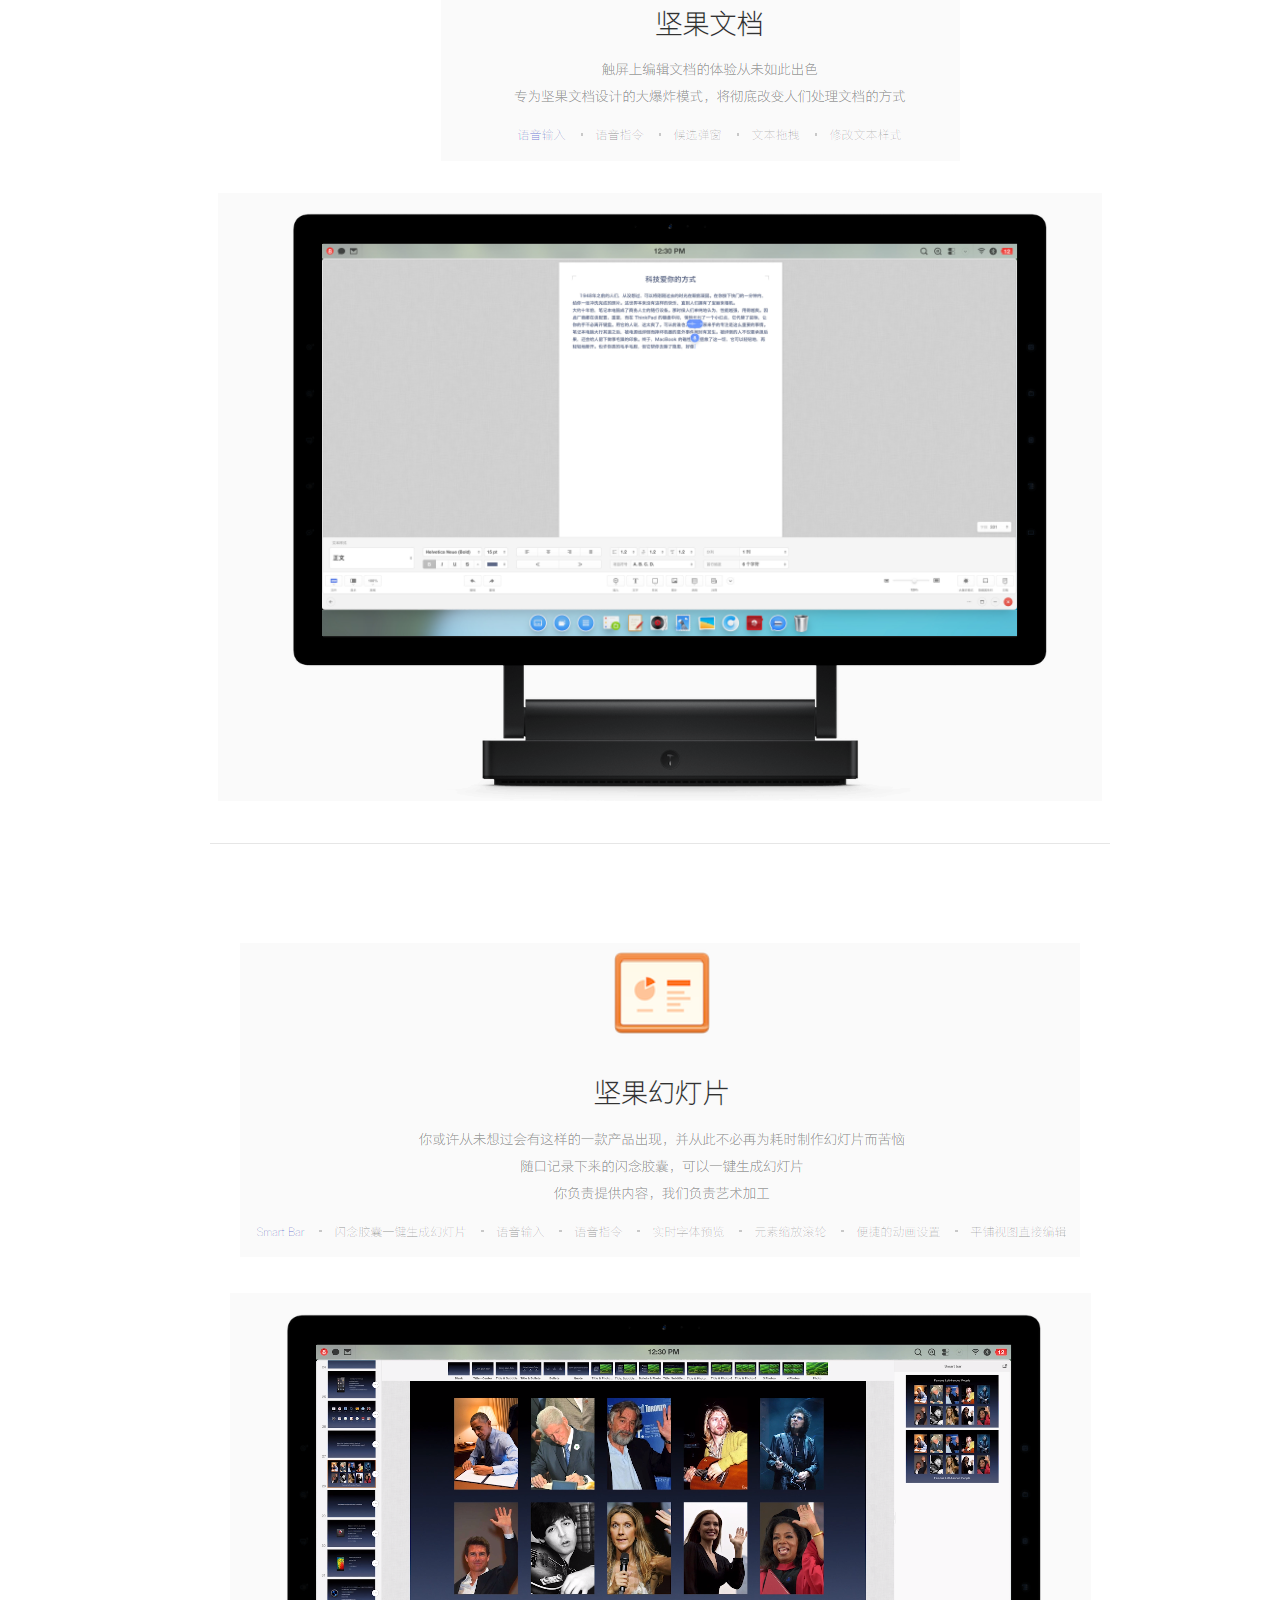
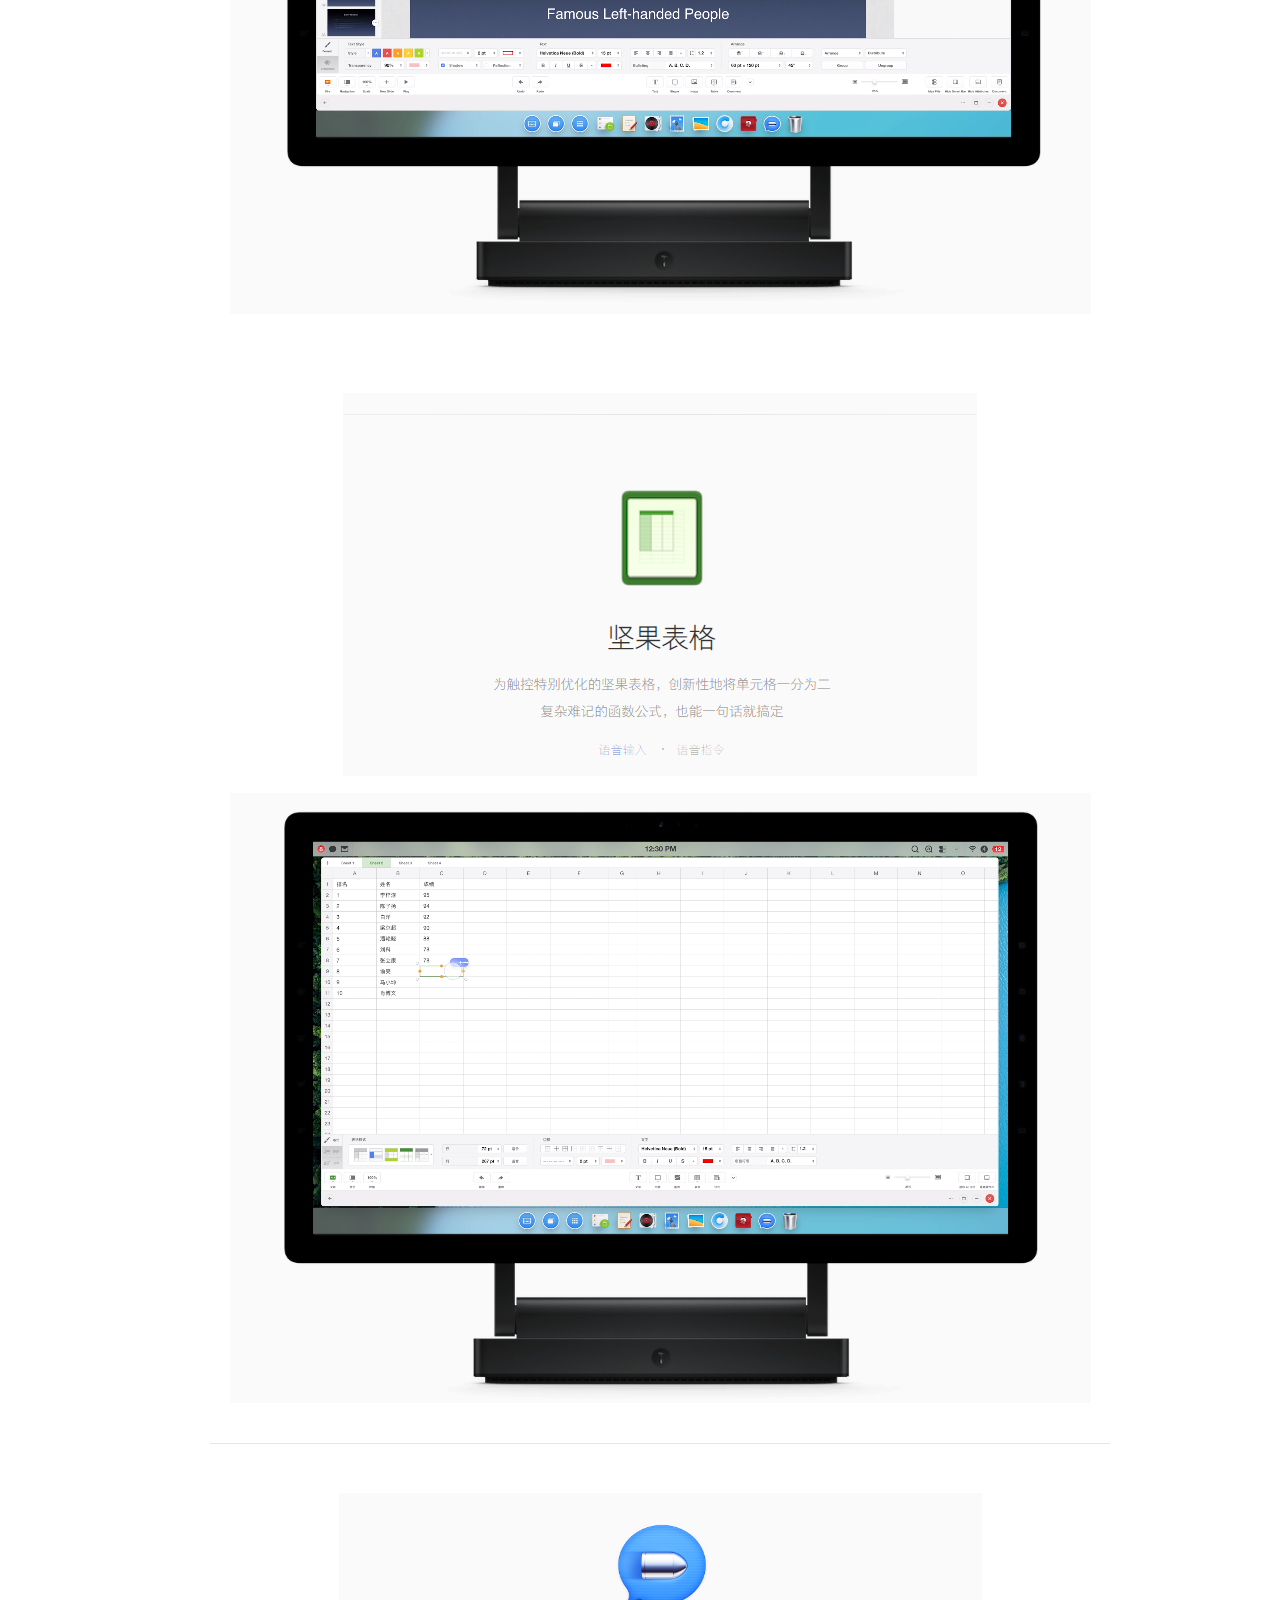
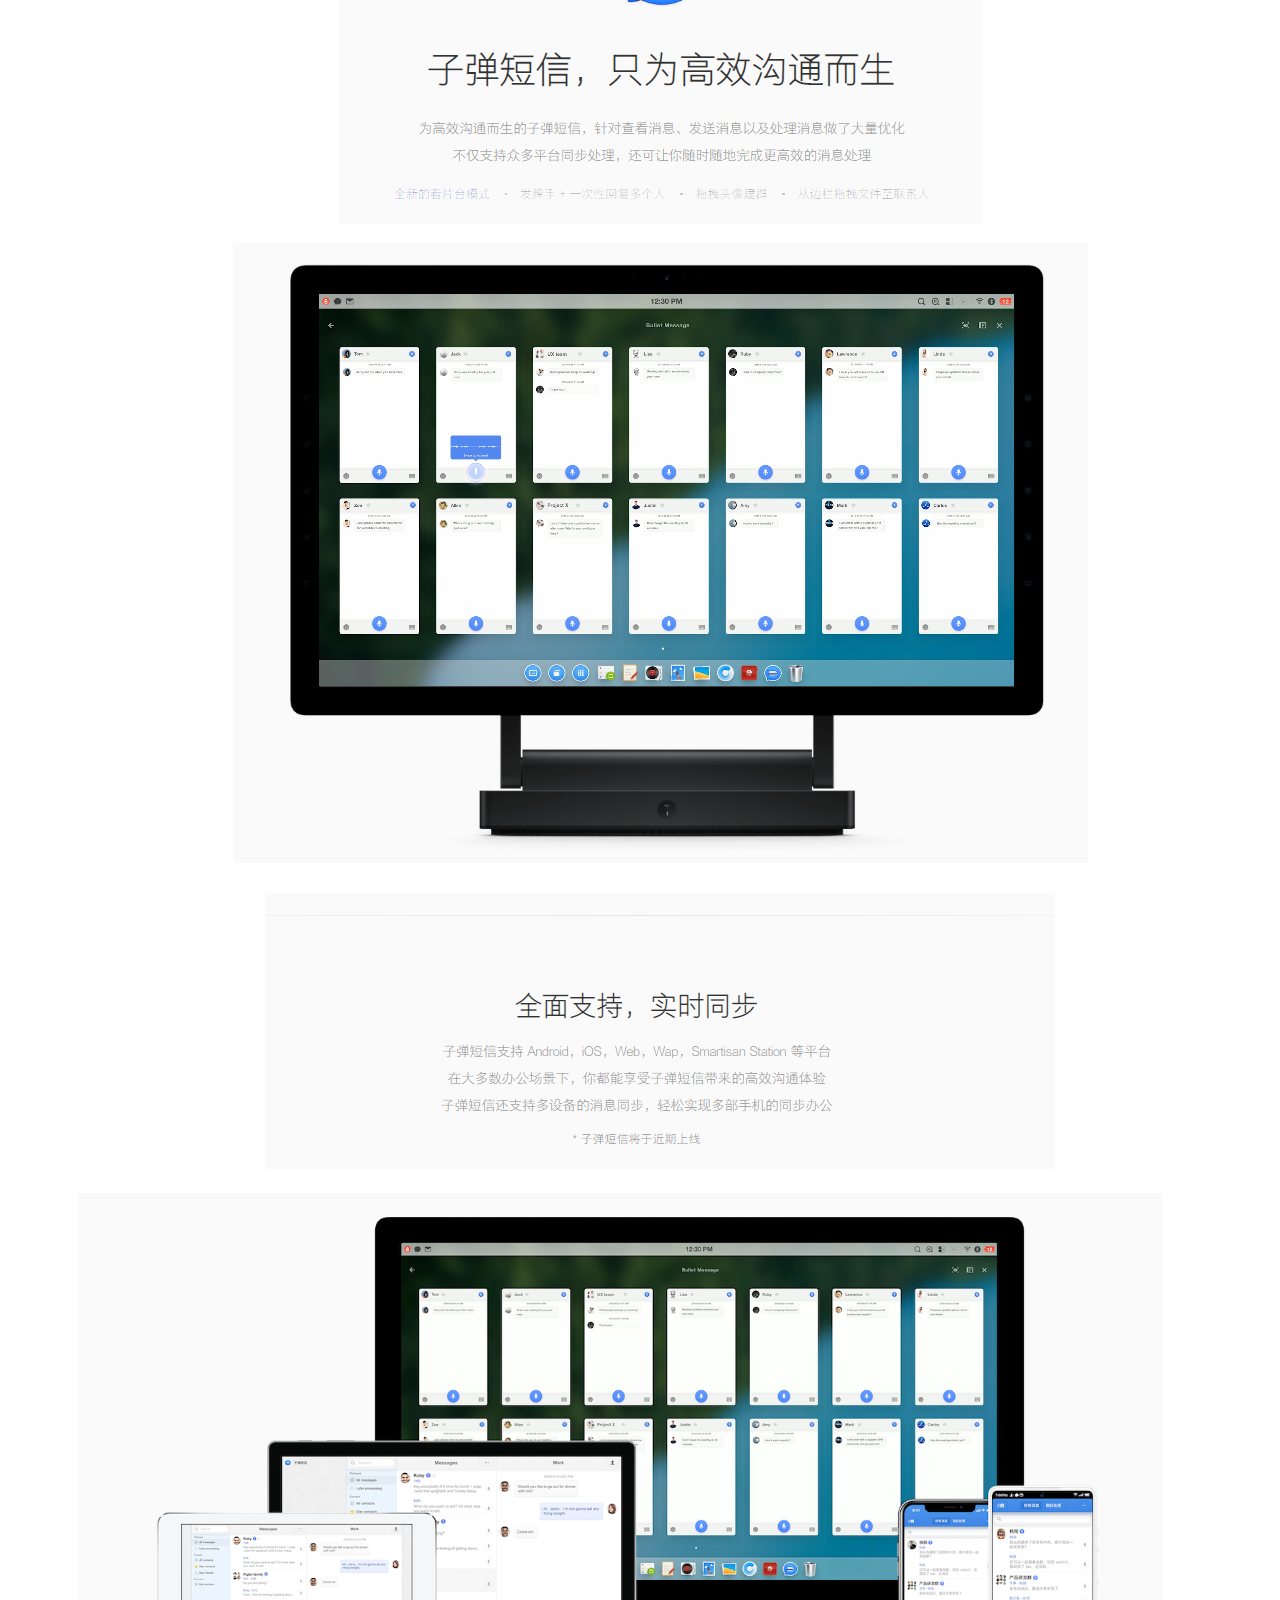
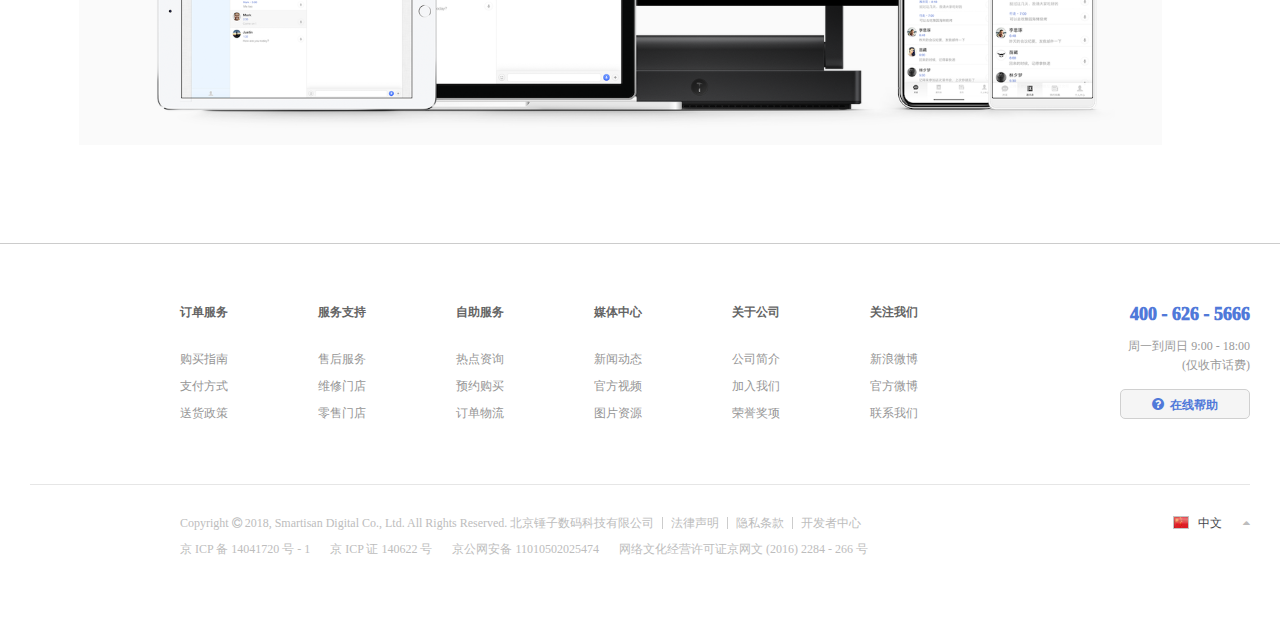
<file: TNT-caozuo.html>
<!DOCTYPE html>
<html lang="en">
<head>
	<meta http-equiv="X-UA-Compatible" content="IE=Edge">
	<meta charset="UTF-8">
	<link rel="icon" type="images/favicon.ico" href="images/favicon.ico">
	<link rel="stylesheet" type="text/css" href="css/reset.css">
	<link rel="stylesheet" href="css/fonts/font-awesome.min.css">
    <link rel="stylesheet" href="css/common-index.css">
    <link rel="stylesheet" href="css/font.css">
    <link rel="stylesheet" href="css/TNT-caozuo.css">
	<title>操作系统</title>
</head>
<body>
	<!--导航栏-->
	<section class="top">
			<img src="images/logo-lightgold.png" alt="">
			<ul class="top-nav1">
				<li class="top-nav-item"><a href="#">在线商城</a></li>
				<li class="top-nav-item"><a href="#">坚果Pro 2s</a></li>
				<li class="top-nav-item"><a href="first.html">坚果R1</a></li>
				<li class="top-nav-item"><a href="jianguoTNT.html" class="checked">坚果TNT工作室</a></li>
				<li class="top-nav-item"><a href="#">Smartisan OS</a></li>
				<li class="top-nav-item"><a href="#">欢喜云</a></li>
				<li class="top-nav-item"><a href="#">应用</a></li>
				<li class="top-nav-item"><a href="#">论坛</a></li>
				<li class="top-nav-item"><a href="#">荣誉与奖项</a></li>
			</ul>
	        <div class="cart-shop">
                <div class="cart-nav">
                    <span class="sep">|</span>
                    <a href="#" class="link"><i class="fa fa-user"></i></a>
                    <a href="javascript:;" class="link" id="link">
                        <i class="fa fa-shopping-bag"></i>
                    </a>    
                    <div class="tankuang" id="tankuang">
                        <i class="fa fa-shopping-cart"></i>
                        <h3>购物车为空</h3>
                        <p>您还没有选购任何商品，现在前往商城选购吧！</p>
                    </div>
            </div>
	</section> 
	<!--列表-->   
	<div class="user-info" id="user-info">
    	<ul>
    		<li class="user-info-item"><a href="jianguoTNT.html">概览</a></li>
    		<li class="user-info-item"><a class="checked" href="TNT-caozuo.html">操作系统</a></li>
    		<li class="user-info-item"><a  href="TNT-jishu.html">技术规格</a></li>
    	</ul>
	    <div class="user-info-right">
	    	<a href="#">优先购买码</a>
	    	<p class="box">现在购买</p>
	    </div>
	</div>
	<!--中间区域-->
	<div class="conctent clearfix">
		<div class="box">
			<img class="aa" src="images/tnt-caozuo1.png" alt="">
		</div>
		<p class="txt1">Smartisan OS 6.6.6</p>
		<p class="txt2">Smartisan OS 6.6.6源自高效，整洁美观的Smartisan OS手机操作系统，它将为你带来前所未有的大屏操控</p>
		<p class="txt3">体验，与远超传统桌面系统的效率提升。基于全局的手势+语音交互体系，配合全新的Office办公三件套，更</p>
		<p class="txt4">高校的及时通讯工具“子弹信息”，更全面的全网&全局聚合搜索，以及大屏及手机的免同步无缝切换技术。从</p>
		<p class="txt5">此，你的灵感将不再丢失，实现不可思议的效率提升</p>
		<a class="lable"href="#">"TNT"大屏操作系统众测用户招募(坚果R1) ></a>
		<img class="bb" src="images/tnt-caozuo2.jpg" alt="">
		<img class="cc" src="images/tnt-caozuo4.png" alt="">
		<img class="dd" src="images/tnt-caozuo5.png" alt="">
		<div class="wirt">
			<p class="txt1">颠覆传统的输入方式，无处不在的语音交互</p>
			<p class="txt2">颠覆传统的输入方式，无处不在的语音交互</p>
			<p class="txt3">桌面，窗口，应用，搜索... ...你可以在系统内任何地方，触摸下达语音指令，口述输入文字</p>
			<p class="txt4">让电脑之你所想，如你所愿</p>
		    <img class="ee" src="images/tnt-caozuo6.png" alt="">
		    <span class="sep"></span>
		    <p class="txt6">随心所欲的十点触控，符合直觉的手势操作</p>
		    <p class="txt7">随心所欲的十点触控，符合直觉的手势操作</p>
		    <p class="txt8">那些以往在传统电脑上被诟病的复杂操作将不复存在，现在你只需要通过简单的手势就能轻松完成</p>
		    <p class="txt9">与那些学了才会用的复杂操作说再见</p>
            <img class="ff" src="images/tnt-caozuo7.png" alt="">
            <div class="conctent2">
				<div class="wirt2"></div>
				<p class="txt1">配备10种快捷按键，体验前所未有的效率提升</p>
				<p class="txt2">配备双线性马达的10个多功能触控键，带来体验出色的震动反馈</p>
				<p class="txt3">你可以通过这些多功能触控键快速启动常用应用以及闪念胶囊，子弹短信等效率利器</p>
				<img class="gg" src="images/tnt-caozuo8.png" alt="">
				<div class="box2"></div>
				<img class="pp" src="images/TNT-jake1.png" alt="">
			</div>
			<img class="qq" src="images/tnt-caozuo10.png" alt="">
			<img class="RR" src="images/tnt-caozuo11.png" alt="">
			<span class="wirt3"></span>
			<img class="ss" src="images/tnt-caozuo12.png" alt="">
			<img class="tt" src="images/tnt-caozuo13.png" alt="">
			<img class="uu" src="images/tnt-caozuo15.png" alt="">
			<img class="vv" src="images/tnt-caozuo14.png" alt="">
			<span class="wirt4"></span>
			<img class="ww" src="images/tnt-caozuo16.png" alt="">
			<img class="zz"src="images/tnt-caozuo17.png" alt="">
			<img class="yy" src="images/tnt-caozuo18.png" alt="">
			<img class="last-img" src="images/tnt-caozuo19.png" alt="">
		</div>
	</div>
	<!--底部区域-->
    <footer class="foot">
    	<div class="footer clearfix">
		 <div class="container">
            <div class="foot-list">
                <div class="left-list fl">
                    <dl>
                        <dt>订单服务</dt>
                        <dd><a href="#" class="link">购买指南</a></dd>
                        <dd><a href="#" class="link">支付方式</a></dd>
                        <dd><a href="#" class="link">送货政策</a></dd>
                    </dl>
                    <dl>
                        <dt>服务支持</dt>
                        <dd><a href="#" class="link">售后服务</a></dd>
                        <dd><a href="#" class="link">维修门店</a></dd>
                        <dd><a href="#" class="link">零售门店</a></dd>
                    </dl>
                    <dl>
                        <dt>自助服务</dt>
                        <dd><a href="#" class="link">热点资询</a></dd>
                        <dd><a href="#" class="link">预约购买</a></dd>
                        <dd><a href="#" class="link">订单物流</a></dd>
                    </dl>
                    <dl>
                        <dt>媒体中心</dt>
                        <dd><a href="#" class="link">新闻动态</a></dd>
                        <dd><a href="#" class="link">官方视频</a></dd>
                        <dd><a href="#" class="link">图片资源</a></dd>
                    </dl>
                    <dl>
                        <dt>关于公司</dt>
                        <dd><a href="#" class="link">公司简介</a></dd>
                        <dd><a href="#" class="link">加入我们</a></dd>
                        <dd><a href="#" class="link">荣誉奖项</a></dd>
                    </dl>
                    <dl>
                        <dt>关注我们</dt>
                        <dd><a href="#" class="link">新浪微博</a></dd>
                        <dd><a href="#" class="link">官方微博</a></dd>
                        <dd><a href="#" class="link">联系我们</a></dd>
                    </dl>   
                </div>
                <div class="right-list fr">
                    <p class="num">400 - 626 - 5666</p>
                    <p class="time">周一到周日 9:00 - 18:00</p>
                    <p class="txt">(仅收市话费)</p>
                    <p class="help"><i class="fa fa-question-circle"></i>在线帮助</p>
                </div>
            </div>
            <div class="foot-nav clearfix">
                <div class="left-nav fl">
                    <ul class="top1 clearfix">
                        <li>Copyright <i class="fa fa-copyright"></i> 2018, Smartisan Digital Co., Ltd. All Rights Reserved. 北京锤子数码科技有限公司<span></span></li>
                        <li><a href="#" class="link">法律声明</a><span></span></li>
                        <li><a href="#" class="link">隐私条款</a><span></span></li>
                        <li><a href="#" class="link">开发者中心</a></li>
                    </ul>
                    <ul class="bottom">
                        <li><a href="#" class="link">京 ICP 备 14041720 号 - 1</a></li>
                        <li><a href="#" class="link">京 ICP 证 140622 号</a></li>
                        <li><a href="#" class="link">京公网安备 11010502025474</a></li>
                        <li><a href="#" class="link">网络文化经营许可证京网文 (2016) 2284 - 266 号</a></li>
                    </ul>
                </div>
                <div class="right-nav fr">
                    <a href="#" class="link">
                        <div></div>
                        <span>中文</span>
                        <i class="fa fa-caret-up"></i>
                    </a>
                </div>
            </div>
    </footer>
</body>
<script src="js/util.js"></script>
<script src="js/first.js"></script>
</html>
</file>
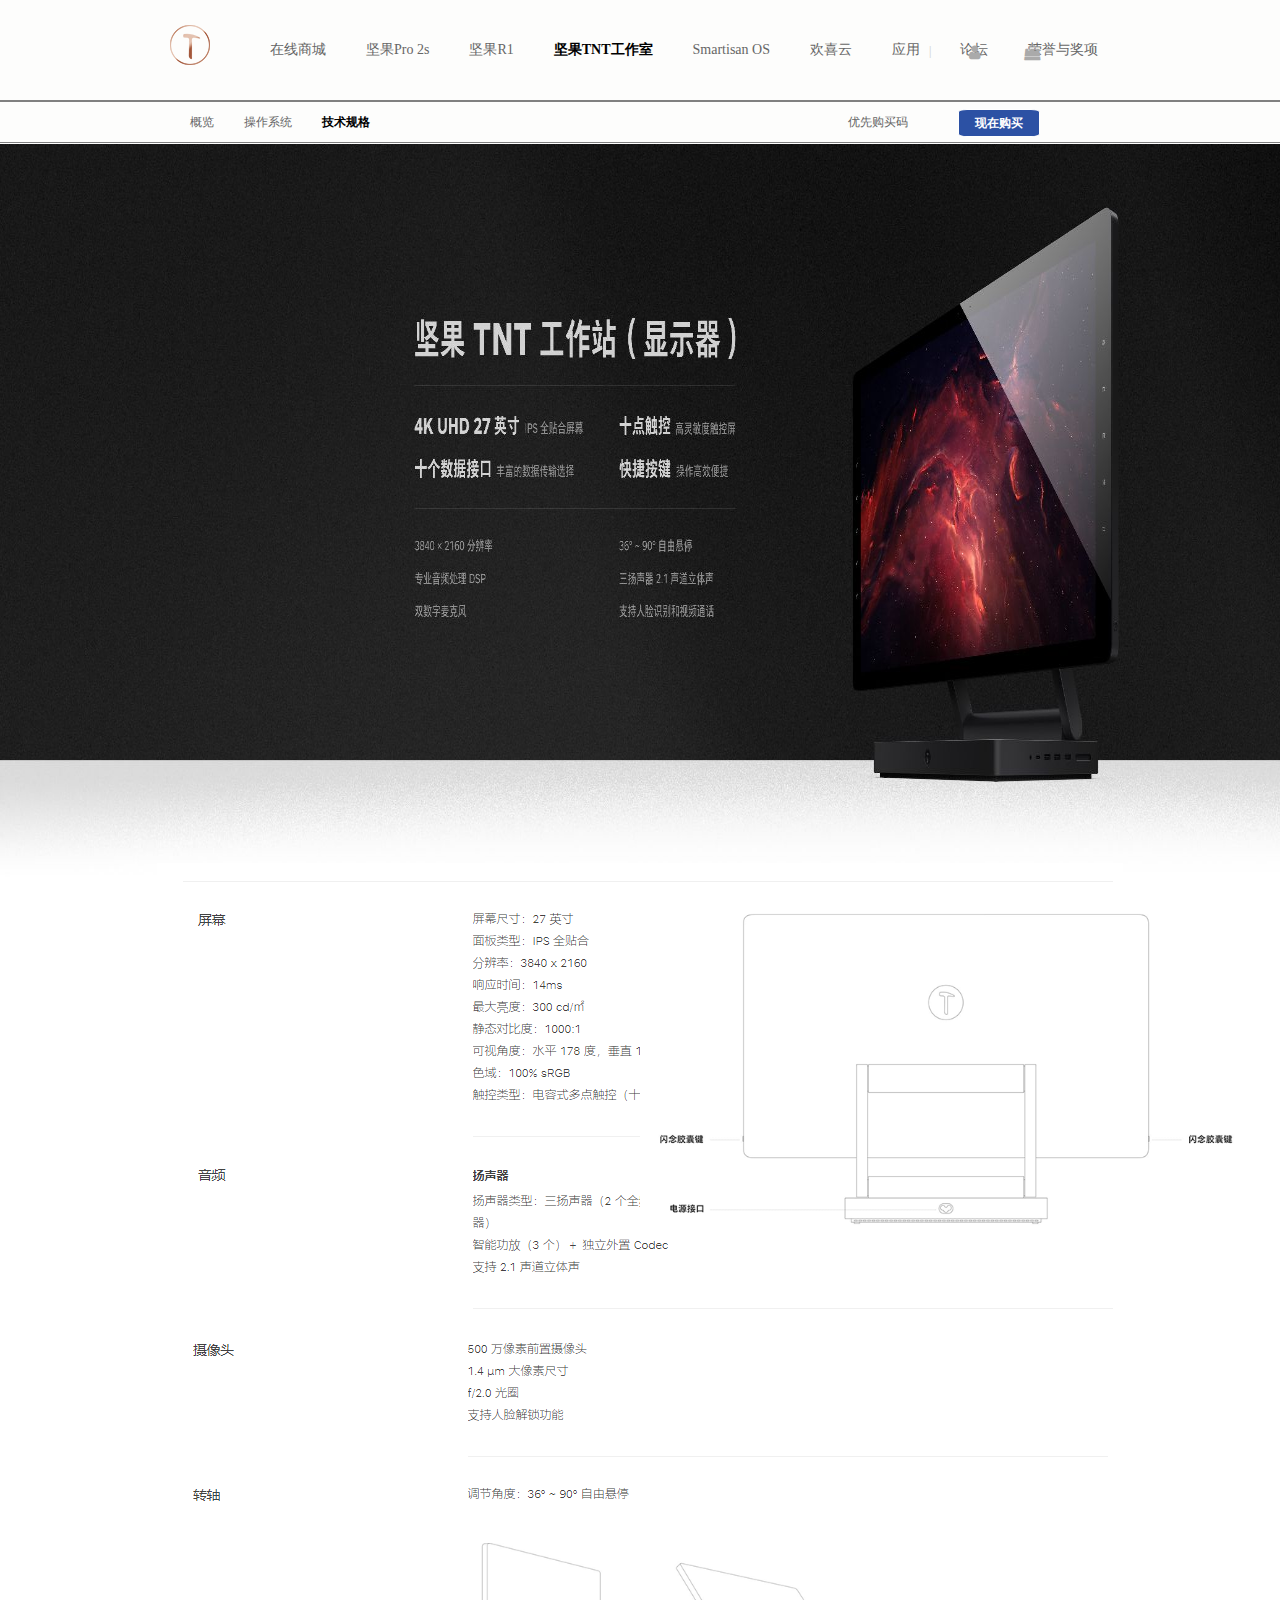
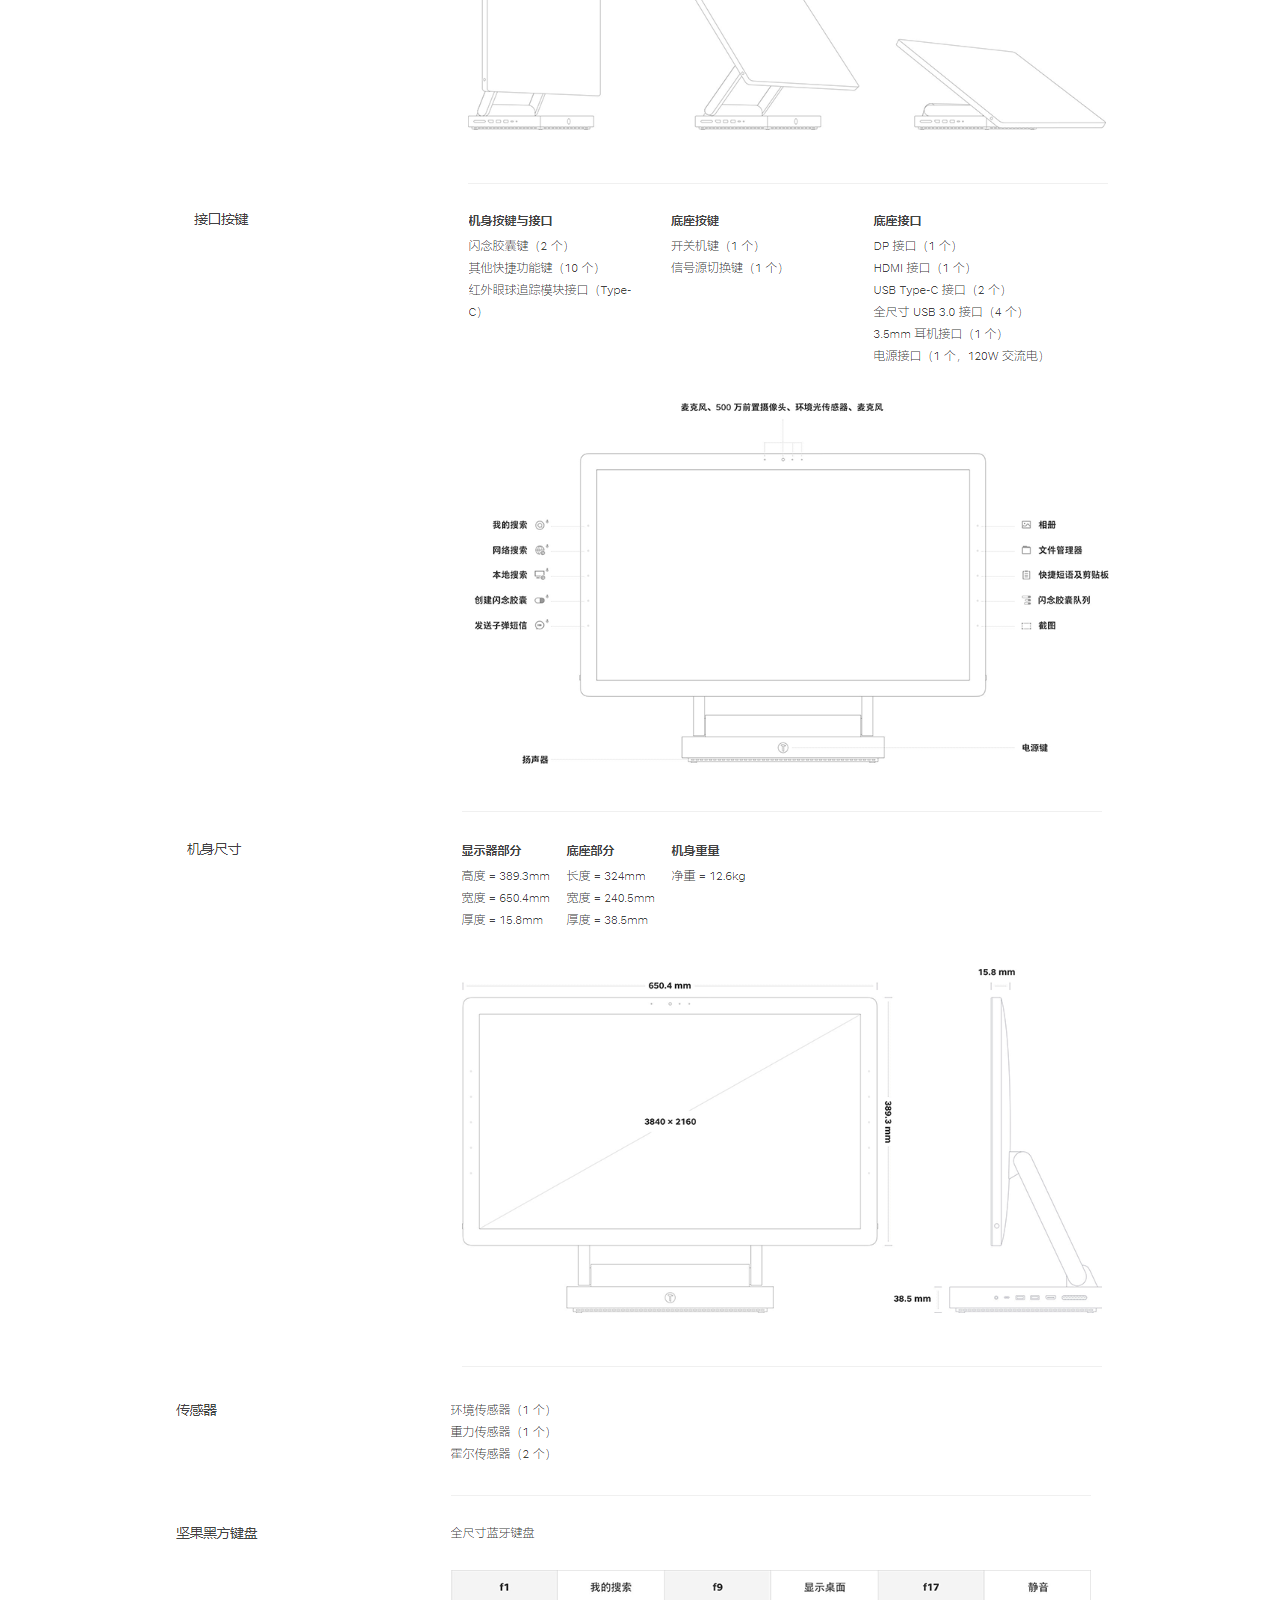
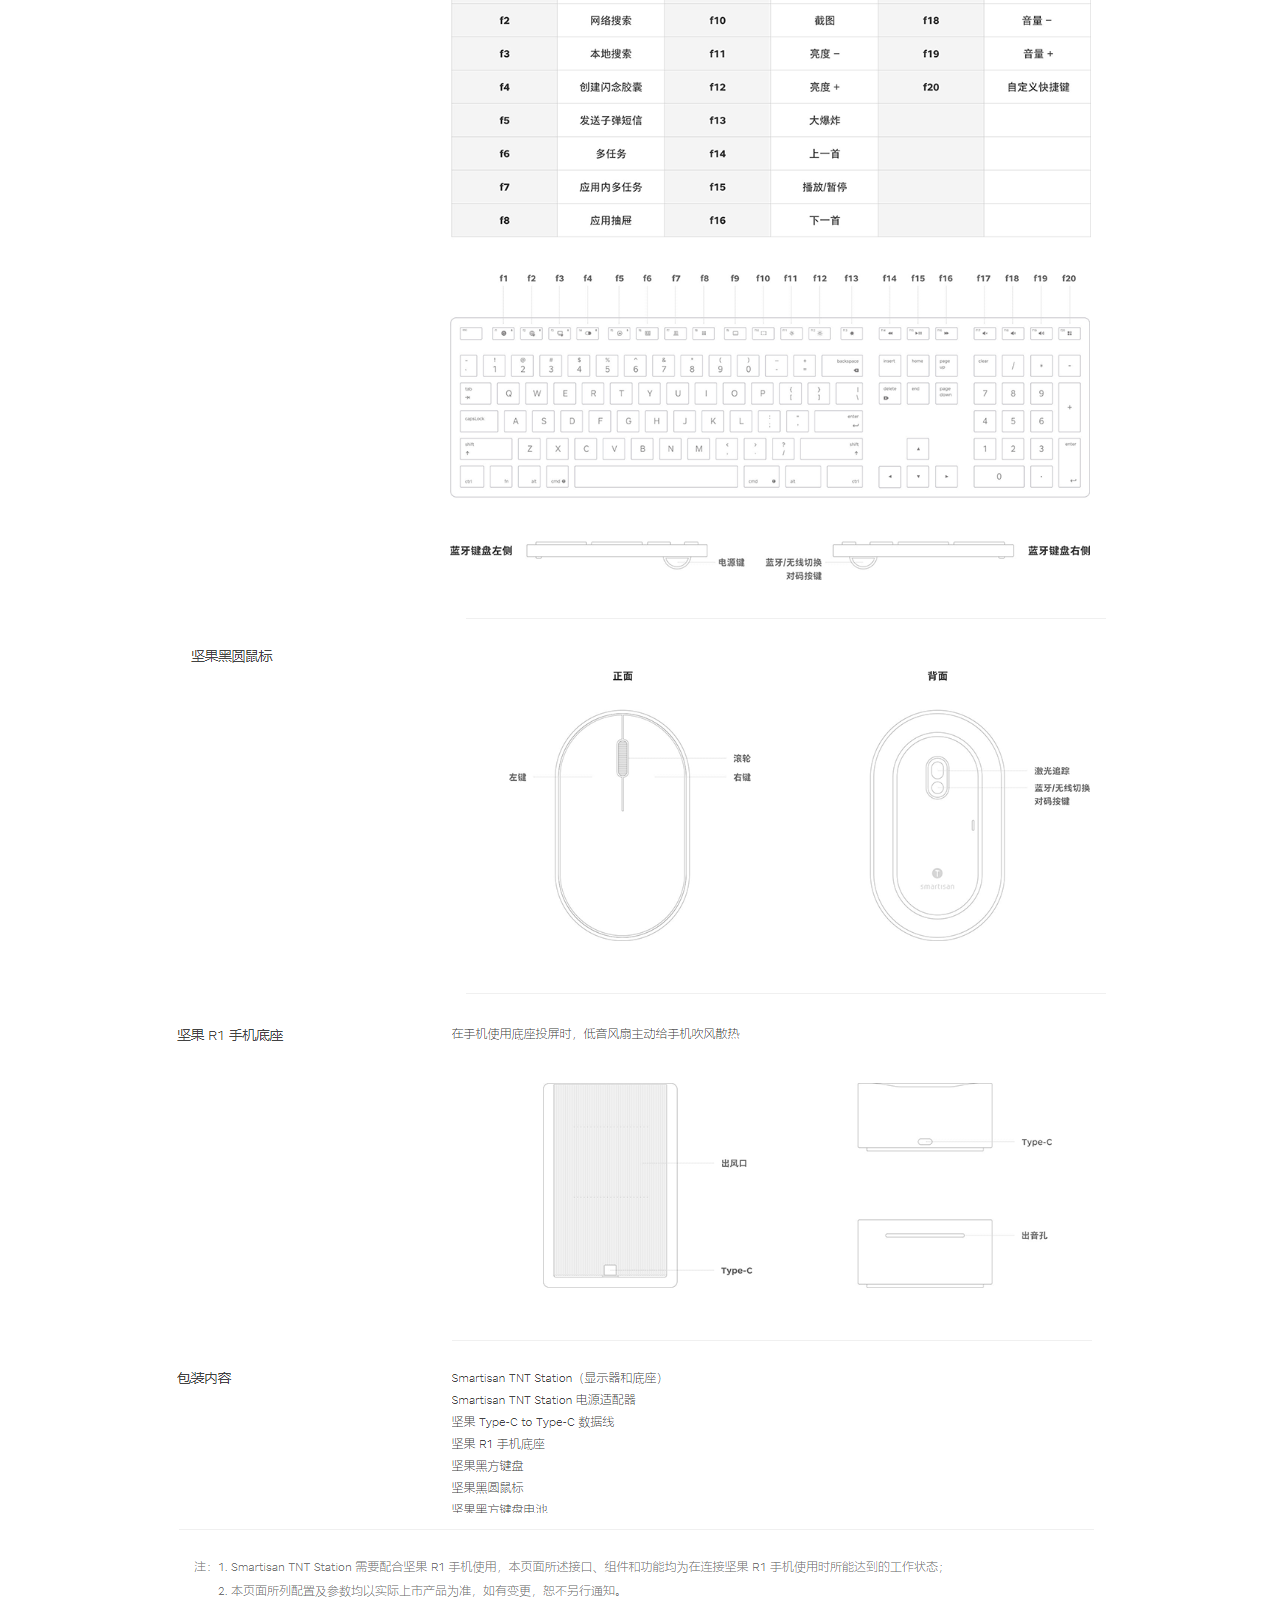
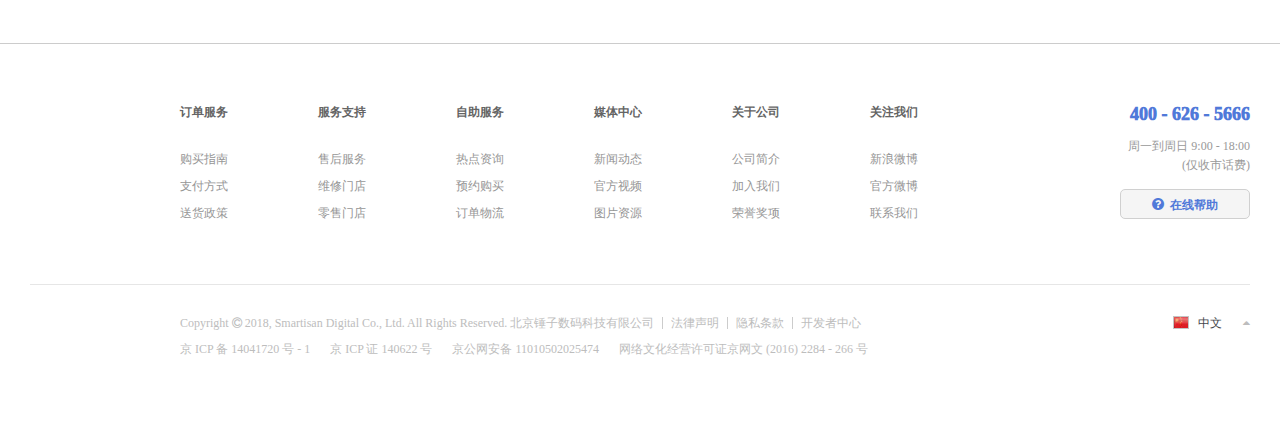
<file: TNT-jishu.html>
<!DOCTYPE html>
<html lang="en">
<head>
	<meta http-equiv="X-UA-Compatible" content="IE=Edge">
	<meta charset="UTF-8">
	<link rel="icon" type="images/favicon.ico" href="images/favicon.ico">
	<link rel="stylesheet" type="text/css" href="css/reset.css">
	<link rel="stylesheet" href="css/fonts/font-awesome.min.css">
    <link rel="stylesheet" href="css/common-index.css">
    <link rel="stylesheet" href="css/font.css">
    <link rel="stylesheet" href="css/TNT-jishu.css">
	<title>技术规格</title>
</head>
<body>
	<section class="top">
			<img src="images/logo-lightgold.png" alt="">
			<ul class="top-nav1">
				<li class="top-nav-item"><a href="#">在线商城</a></li>
				<li class="top-nav-item"><a href="#">坚果Pro 2s</a></li>
				<li class="top-nav-item"><a href="first.html">坚果R1</a></li>
				<li class="top-nav-item"><a href="jianguoTNT.html" class="checked">坚果TNT工作室</a></li>
				<li class="top-nav-item"><a href="#">Smartisan OS</a></li>
				<li class="top-nav-item"><a href="#">欢喜云</a></li>
				<li class="top-nav-item"><a href="#">应用</a></li>
				<li class="top-nav-item"><a href="#">论坛</a></li>
				<li class="top-nav-item"><a href="#">荣誉与奖项</a></li>
			</ul>
	        <div class="cart-shop">
                <div class="cart-nav">
                    <span class="sep">|</span>
                    <a href="#" class="link"><i class="fa fa-user"></i></a>
                    <a href="javascript:;" class="link" id="link">
                        <i class="fa fa-shopping-bag"></i>
                    </a>    
                    <div class="tankuang" id="tankuang">
                        <i class="fa fa-shopping-cart"></i>
                        <h3>购物车为空</h3>
                        <p>您还没有选购任何商品，现在前往商城选购吧！</p>
                    </div>
            </div>
	</section>    
	<div class="user-info" id="user-info">
    	<ul>
    		<li class="user-info-item"><a href="jianguoTNT.html">概览</a></li>
    		<li class="user-info-item"><a href="TNT-caozuo.html">操作系统</a></li>
    		<li class="user-info-item"><a class="checked" href="TNT-jishu.html">技术规格</a></li>
    	</ul>
	    <div class="user-info-right">
	    	<a href="#">优先购买码</a>
	    	<p class="box">现在购买</p>
	    </div>
	</div>
	<div class="content">
		<img class="aa" src="images/TNT-jishu1.jpg" alt="">
		<img src="images/tnt-jishu1.png" alt="">
		<img src="images/tnt-jishu2.png" alt="">
		<img src="images/tnt-jishu3.png" alt="">
		<img src="images/tnt-jishu4.png" alt="">
		<img src="images/tnt-jishu6.png" alt="">
		<img src="images/tnt-jishu7.png" alt="">
		<img src="images/tnt-jishu8.png" alt="">
		<img src="images/tnt-jishu9.png" alt="">
		<img src="images/tnt-jishu10.png" alt="">
		<img src="images/tnt-jishu11.png" alt="">
	</div>
	<footer class="footer">
		 <div class="container">
            <div class="foot-list">
                <div class="left-list fl">
                    <dl>
                        <dt>订单服务</dt>
                        <dd><a href="#" class="link">购买指南</a></dd>
                        <dd><a href="#" class="link">支付方式</a></dd>
                        <dd><a href="#" class="link">送货政策</a></dd>
                    </dl>
                    <dl>
                        <dt>服务支持</dt>
                        <dd><a href="#" class="link">售后服务</a></dd>
                        <dd><a href="#" class="link">维修门店</a></dd>
                        <dd><a href="#" class="link">零售门店</a></dd>
                    </dl>
                    <dl>
                        <dt>自助服务</dt>
                        <dd><a href="#" class="link">热点资询</a></dd>
                        <dd><a href="#" class="link">预约购买</a></dd>
                        <dd><a href="#" class="link">订单物流</a></dd>
                    </dl>
                    <dl>
                        <dt>媒体中心</dt>
                        <dd><a href="#" class="link">新闻动态</a></dd>
                        <dd><a href="#" class="link">官方视频</a></dd>
                        <dd><a href="#" class="link">图片资源</a></dd>
                    </dl>
                    <dl>
                        <dt>关于公司</dt>
                        <dd><a href="#" class="link">公司简介</a></dd>
                        <dd><a href="#" class="link">加入我们</a></dd>
                        <dd><a href="#" class="link">荣誉奖项</a></dd>
                    </dl>
                    <dl>
                        <dt>关注我们</dt>
                        <dd><a href="#" class="link">新浪微博</a></dd>
                        <dd><a href="#" class="link">官方微博</a></dd>
                        <dd><a href="#" class="link">联系我们</a></dd>
                    </dl>   
                </div>
                <div class="right-list fr">
                    <p class="num">400 - 626 - 5666</p>
                    <p class="time">周一到周日 9:00 - 18:00</p>
                    <p class="txt">(仅收市话费)</p>
                    <p class="help"><i class="fa fa-question-circle"></i>在线帮助</p>
                </div>
            </div>
            <div class="foot-nav clearfix">
                <div class="left-nav fl">
                    <ul class="top1 clearfix">
                        <li>Copyright <i class="fa fa-copyright"></i> 2018, Smartisan Digital Co., Ltd. All Rights Reserved. 北京锤子数码科技有限公司<span></span></li>
                        <li><a href="#" class="link">法律声明</a><span></span></li>
                        <li><a href="#" class="link">隐私条款</a><span></span></li>
                        <li><a href="#" class="link">开发者中心</a></li>
                    </ul>
                    <ul class="bottom">
                        <li><a href="#" class="link">京 ICP 备 14041720 号 - 1</a></li>
                        <li><a href="#" class="link">京 ICP 证 140622 号</a></li>
                        <li><a href="#" class="link">京公网安备 11010502025474</a></li>
                        <li><a href="#" class="link">网络文化经营许可证京网文 (2016) 2284 - 266 号</a></li>
                    </ul>
                </div>
                <div class="right-nav fr">
                    <a href="#" class="link">
                        <div></div>
                        <span>中文</span>
                        <i class="fa fa-caret-up"></i>
                    </a>
                </div>
            </div>
	</footer>
</body>
<script src="js/util.js"></script>
<script src="js/first.js"></script>
</html>
</file>
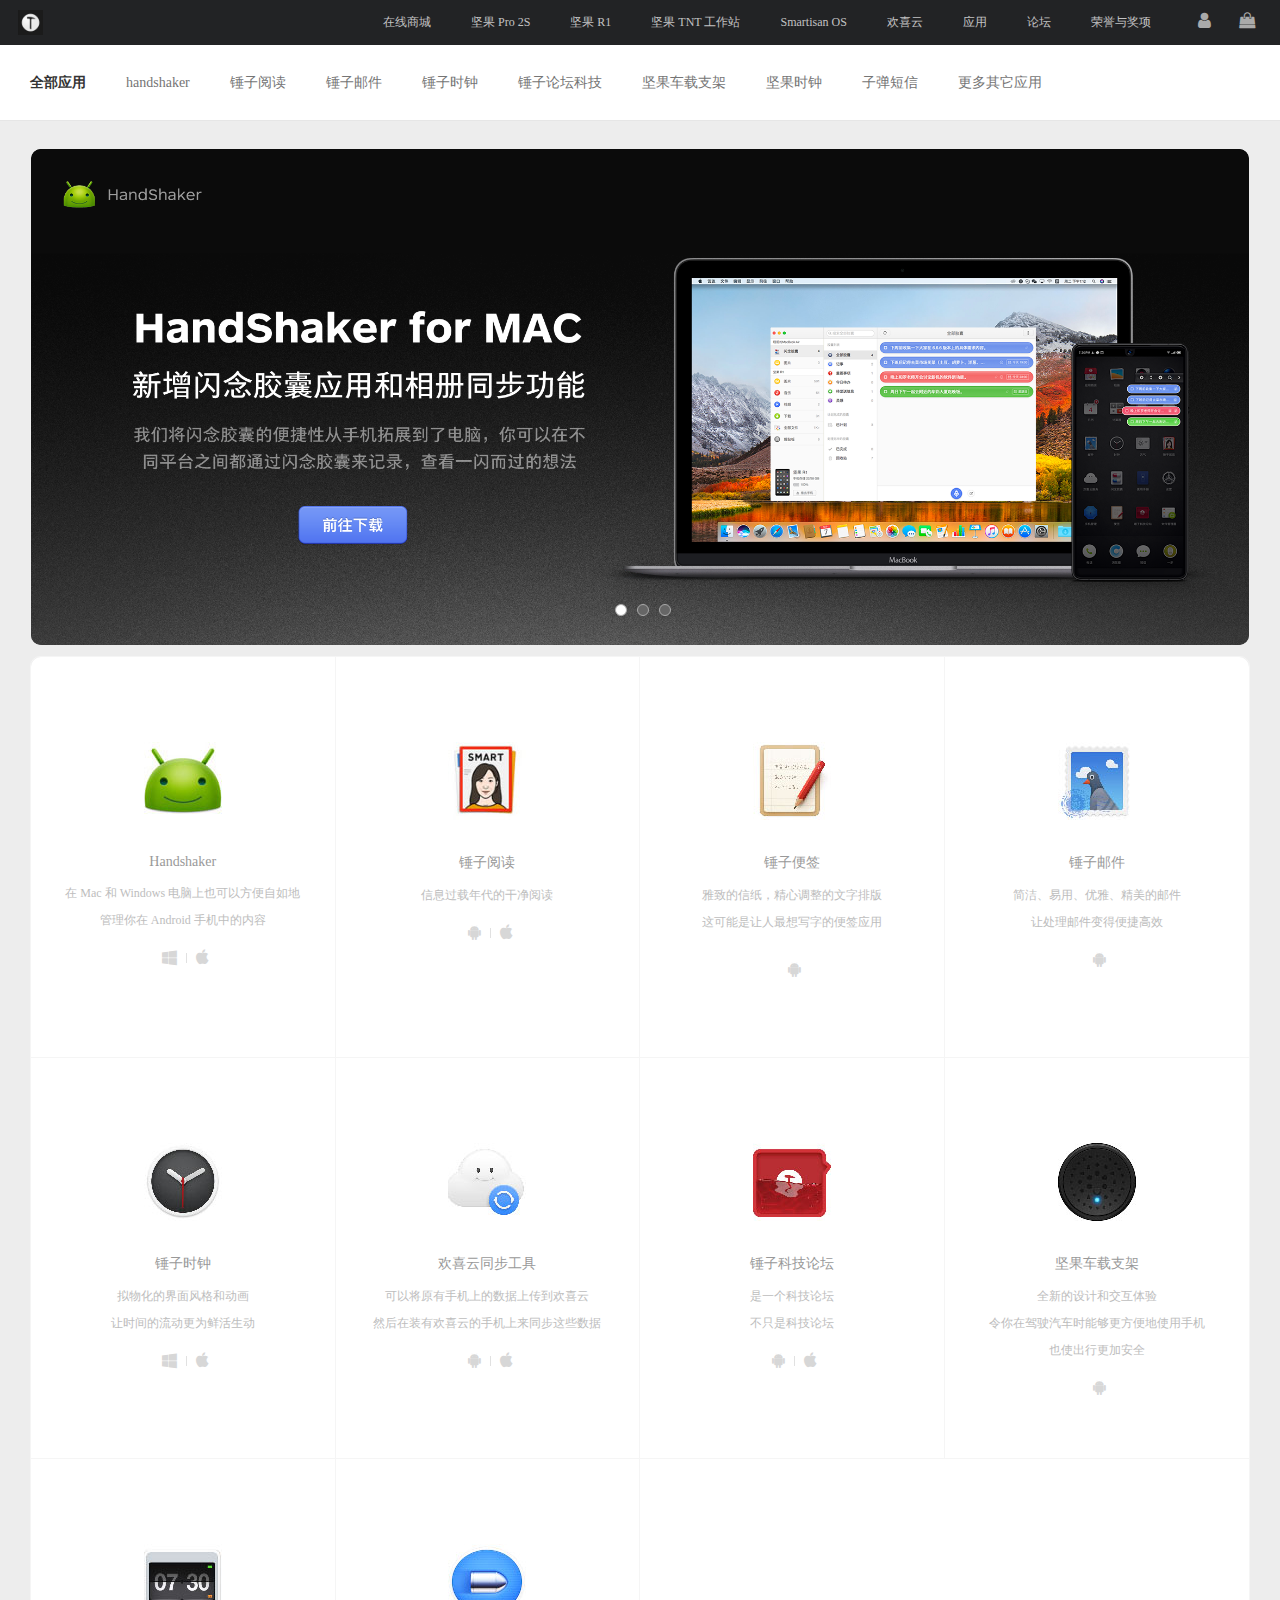
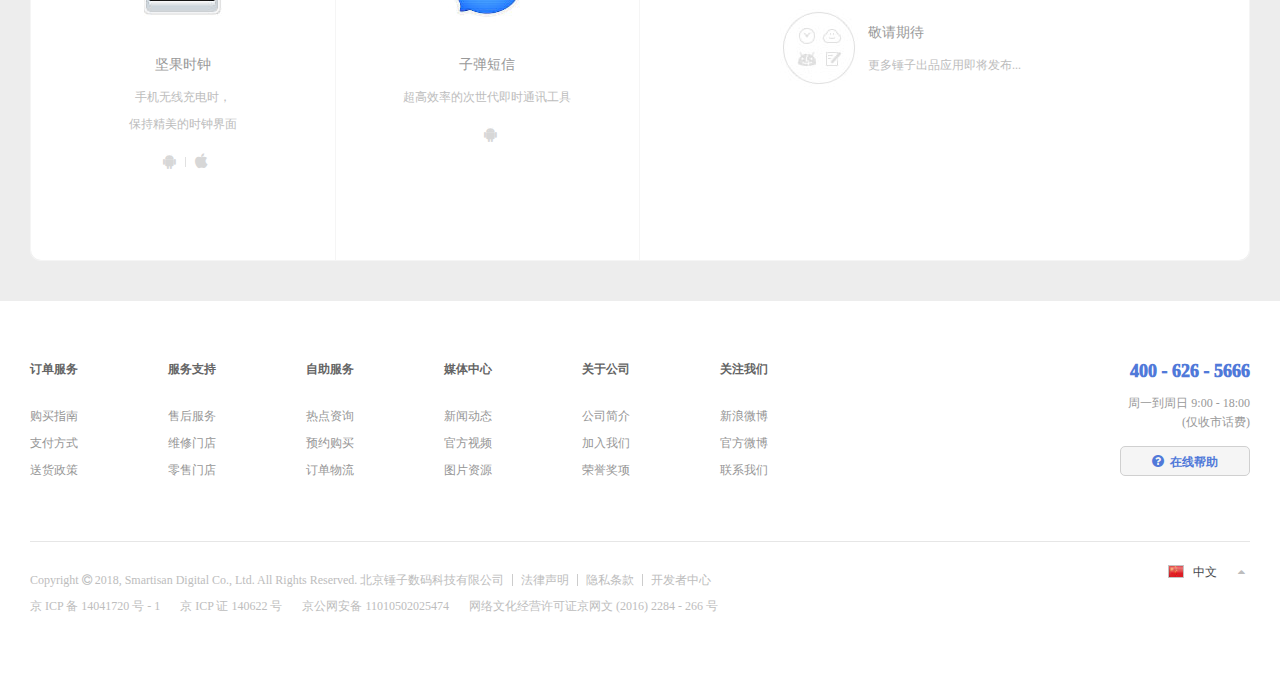
<file: yingyong.html>
<!DOCTYPE html>
<html lang="en">
<head>
	<meta http-equiv="X-UA-Compatible" content="IE=Edge">
	<meta charset="UTF-8">
	<meta name="keywords" content="坚果手机,坚果R1手机,坚果3手机,坚果Pro手机,坚果手机官网">
	<meta name="description" content="锤子科技是一家制造移动互联网终端设备的公司,公司致力于打造用户体验一流的数码消费类产品（智能手机为主）,主打坚果手机系列有坚果R1手机,坚果3手机等">
	<title>【锤子科技官网】坚果手机 - 坚果R1手机 - 坚果3手机</title>
	<link rel="shortcut icon" href="images/favicon.ico">
	<link rel="stylesheet" href="css/reset.css">
	<link rel="stylesheet" href="css/fonts/font-awesome.min.css">
	<link rel="stylesheet" href="css/yingyong-common.css">
	<link rel="stylesheet" href="css/yingyong.css">
</head>
<body>
	<!-- 顶部导航 -->
	<div class="top-nav">
		<div class="nav-img fl clearfix"></div>
		<div class="nav-list fl clearfix">
			<ul>
				<li><a href="#" class="link">在线商城</a></li>
				<li><a href="#" class="link">坚果 Pro 2S</a></li>
				<li><a href="first.html" class="link">坚果 R1</a></li>
				<li><a href="jianguoTNT.html" class="link">坚果 TNT 工作站</a></li>
				<li><a href="#" class="link">Smartisan OS</a></li>
				<li><a href="#" class="link">欢喜云</a></li>
				<li><a href="yingyong.html" class="link">应用</a></li>
				<li><a href="forum.html" class="link">论坛</a></li>
				<li><a href="#" class="link">荣誉与奖项</a></li>
			</ul>
		</div>
		<div class="nav-shop fr clearfix">
			<a href="#" class="link"><i class="fa fa-user"></i></a>
			<a href="#" class="link" id="link">
				<i class="fa fa-shopping-bag"></i>
			</a>	
			<div class="tankuang" id="tankuang">
				<i class="fa fa-shopping-cart"></i>
				<h3>购物车为空</h3>
				<p>您还没有选购任何商品，现在前往商城选购吧！</p>
			</div>
		</div>
	</div>
	<!-- 列表导航 -->
	<div class="list-nav">
		<div class="container">
			<div class="list fl">
				<ul>
					<li><a href="#" class="link">全部应用</a></li>
					<li><a href="#" class="link">handshaker</a></li>
					<li><a href="#" class="link">锤子阅读</a></li>
					<li><a href="#" class="link">锤子邮件</a></li>
					<li><a href="#" class="link">锤子时钟</a></li>
					<li><a href="#" class="link">锤子论坛科技</a></li>	
					<li><a href="#" class="link">坚果车载支架</a></li>
					<li><a href="#" class="link">坚果时钟</a></li>
					<li><a href="#" class="link">子弹短信</a></li>
					<li><a href="#" class="link">更多其它应用</a></li>
				</ul>
			</div>
		</div>
	</div>
	<div class="list-nav-content">
		<div class="container">
			<div class="list-content fl">
				<ul>
					<li>
						<a href="javascript:;" class="link">
							<img src="images/topnav1.png">
							<p>锤子便签</p>
						</a>
					</li>
					<li>
						<a href="javascript:;" class="link">
							<img src="images/topnav2.png">
							<p>欢喜云同步工具</p>
						</a>
					</li>
				</ul>
			</div>
		</div>
	</div>
	<!-- 轮播 -->
	<div class="title-box">
		<div class="container">
			<div class="carousel clearfix">
				<ul class="carousel-img">
					<li style="z-index: 99">
						<a href="#" class="link">
							<img src="images/lunbo1.png">
						</a>
					</li>
					<li>
						<a href="#" class="link">
							<img src="images/lunbo2.png">
						</a>
					</li>
					<li>
						<a href="#" class="link">
							<img src="images/lunbo3.png">
						</a>
					</li>
				</ul>
				<ul class="carousel-btn" style="z-index: 99">
					<li class="active"></li>
					<li></li>
					<li></li>
				</ul>
			</div>
		</div>
	</div>
	<!-- 中心内容 -->
	<div class="bottom-content">
		<div class="container">
			<div class="bottom-yy"> 
				<ul>
					<li>
						<a href="#" class="link">
							<img src="images/content1.jpg">
							<h4>Handshaker</h4>
							<p>在 Mac 和 Windows 电脑上也可以方便自如地</p>
							<p>管理你在 Android 手机中的内容</p>
							<i class="fa fa-windows"></i>
							<span></span>
							<i class="fa fa-apple"></i>
						</a>
					</li>
					<li>
						<a href="#" class="link">
							<p class="content"><i class="fa fa-windows"></i>下载 Windows 版安装文件</p>
							<p class="content bottom"><i class="fa fa-apple"></i>下载 Mac 版安装文件</p>
							<p class="liaojie">进一步了解 HandShaker<i class="fa fa-angle-right"></i></p>
						</a>
					</li>
				</ul>
				<ul>
					<li>
						<a href="#" class="link">
							<img src="images/content2.jpg">
							<h4>锤子阅读</h4>
							<p>信息过载年代的干净阅读</p>
							<i class="fa fa-android"></i>
							<span></span>
							<i class="fa fa-apple"></i>
						</a>
					</li>
					<li>
						<img src="images/erweima.jpg">
						<p class="text">扫二维码下载锤子阅读</p>
						<a href="#" class="link">
							<p class="lianjie">进一步了解锤子阅读<i class="fa fa-angle-right"></i></p>
						</a>
					</li>
				</ul>
				<ul>
					<li>
						<a href="#" class="link">
							<img src="images/content3.jpg">
							<h4>锤子便签</h4>
							<p>雅致的信纸，精心调整的文字排版</p>
							<p>这可能是让人最想写字的便签应用</p>
							<i class="fa fa-android"></i>
						</a>
					</li>
					<li>
						<img src="images/erweima.jpg">
						<p class="text">扫维码下载锤子便签</p>
						<a href="#" class="link">
							<p class="lianjie">进一步了解锤子便签<i class="fa fa-angle-right"></i></p>
						</a>
					</li>
				</ul>
				<ul>
					<li>
						<a href="#" class="link">
							<img src="images/content4.jpg">
							<h4>锤子邮件</h4>
							<p>简洁、易用、优雅、精美的邮件</p>
							<p>让处理邮件变得便捷高效</p>
							<i class="fa fa-android"></i>
						</a>
					</li>
					<li>
						<img src="images/erweima.jpg">
						<p class="text">扫维码下载锤子邮件</p>
						<a href="#" class="link">
							<p class="lianjie">进一步了解锤子邮件<i class="fa fa-angle-right"></i></p>
						</a>
					</li>
				</ul>
				<ul>
					<li>
						<a href="#" class="link">
							<img src="images/content5.jpg">
							<h4>锤子时钟</h4>
							<p>拟物化的界面风格和动画</p>
							<p>让时间的流动更为鲜活生动</p>
							<i class="fa fa-windows"></i>
							<span></span>
							<i class="fa fa-apple"></i>
						</a>
					</li>
					<li>
						<img src="images/erweima.jpg">
						<p class="text">扫二维码下载锤子时钟</p>
						<a href="#" class="link">
							<p class="lianjie">进一步了解锤子时钟<i class="fa fa-angle-right"></i></p>
						</a>
					</li>
				</ul>
				<ul>
					<li>
						<a href="#" class="link">
							<img src="images/content6.jpg">
							<h4>欢喜云同步工具</h4>
							<p>可以将原有手机上的数据上传到欢喜云</p>
							<p>然后在装有欢喜云的手机上来同步这些数据</p>
							<i class="fa fa-android"></i>
							<span></span>
							<i class="fa fa-apple"></i>
						</a>
					</li>
					<li>
						<img src="images/erweima.jpg">
						<p class="text">扫二维码下载欢喜云同步工具</p>
						<a href="#" class="link">
							<p class="lianjie">进一步了解欢喜云同步工具<i class="fa fa-angle-right"></i></p>
						</a>
					</li>
				</ul>
				<ul>
					<li>
						<a href="#" class="link">
							<img src="images/content7.jpg">
							<h4>锤子科技论坛</h4>
							<p>是一个科技论坛</p>
							<p>不只是科技论坛</p>
							<i class="fa fa-android"></i>
							<span></span>
							<i class="fa fa-apple"></i>
						</a>
					</li>
					<li>
						<img src="images/erweima.jpg">
						<p class="text">扫二维码下载锤子科技论坛</p>
						<a href="#" class="link">
							<p class="lianjie">进一步了解锤子科技论坛<i class="fa fa-angle-right"></i></p>
						</a>
					</li>
				</ul>
				<ul>
					<li>
						<a href="#" class="link">
							<img src="images/content8.jpg">
							<h4>坚果车载支架</h4>
							<p>全新的设计和交互体验</p>
							<p>令你在驾驶汽车时能够更方便地使用手机</p>
							<p>也使出行更加安全</p>
							<i class="fa fa-android"></i>
						</a>
					</li>
					<li>
						<img src="images/erweima.jpg">
						<p class="text">扫二维码下载坚果车载支架</p>
						<a href="#" class="link">
							<p class="lianjie">进一步了解坚果车载支架<i class="fa fa-angle-right"></i></p>
						</a>
					</li>
				</ul>
				<ul>
					<li>
						<a href="#" class="link">
							<img src="images/content9.jpg">
							<h4>坚果时钟</h4>
							<p>手机无线充电时，</p>
							<p>保持精美的时钟界面</p>
							<i class="fa fa-android"></i>
							<span></span>
							<i class="fa fa-apple"></i>
						</a>
					</li>
					<li>
						<img src="images/erweima.jpg">
						<p class="text">扫二维码下载坚果时钟</p>
						<a href="#" class="link">
							<p class="lianjie">进一步了解坚果时钟<i class="fa fa-angle-right"></i></p>
						</a>
					</li>
				</ul>
				<ul>
					<li>
						<a href="#" class="link">
							<img src="images/content10.jpg">
							<h4>子弹短信</h4>
							<p>超高效率的次世代即时通讯工具</p>
							<i class="fa fa-android"></i>
						</a>
					</li>
					<li>
						<img src="images/erweima.jpg">
						<p class="text">扫二维码下载子弹短信</p>
						<a href="#" class="link">
							<p class="lianjie">进一步了解子弹短信<i class="fa fa-angle-right"></i></p>
						</a>
					</li>
				</ul>
				<ul>
					<li>
						<a href="#" class="link">
							<div></div>
							<h4>敬请期待</h4>
							<p>更多锤子出品应用即将发布...</p>
						</a>
					</li>
				</ul>
			</div>
		</div>
	</div>
	<!-- 底部定义列表 -->
	<div class="foot">
		<div class="container">
			<div class="foot-list">
				<div class="left-list fl">
					<dl>
						<dt>订单服务</dt>
						<dd><a href="#" class="link">购买指南</a></dd>
						<dd><a href="#" class="link">支付方式</a></dd>
						<dd><a href="#" class="link">送货政策</a></dd>
					</dl>
					<dl>
						<dt>服务支持</dt>
						<dd><a href="#" class="link">售后服务</a></dd>
						<dd><a href="#" class="link">维修门店</a></dd>
						<dd><a href="#" class="link">零售门店</a></dd>
					</dl>
					<dl>
						<dt>自助服务</dt>
						<dd><a href="#" class="link">热点资询</a></dd>
						<dd><a href="#" class="link">预约购买</a></dd>
						<dd><a href="#" class="link">订单物流</a></dd>
					</dl>
					<dl>
						<dt>媒体中心</dt>
						<dd><a href="#" class="link">新闻动态</a></dd>
						<dd><a href="#" class="link">官方视频</a></dd>
						<dd><a href="#" class="link">图片资源</a></dd>
					</dl>
					<dl>
						<dt>关于公司</dt>
						<dd><a href="#" class="link">公司简介</a></dd>
						<dd><a href="#" class="link">加入我们</a></dd>
						<dd><a href="#" class="link">荣誉奖项</a></dd>
					</dl>
					<dl>
						<dt>关注我们</dt>
						<dd><a href="#" class="link">新浪微博</a></dd>
						<dd><a href="#" class="link">官方微博</a></dd>
						<dd><a href="#" class="link">联系我们</a></dd>
					</dl>	
				</div>
				<div class="right-list fr">
					<p class="num">400 - 626 - 5666</p>
					<p class="time">周一到周日 9:00 - 18:00</p>
					<p class="txt">(仅收市话费)</p>
					<p class="help"><i class="fa fa-question-circle"></i>在线帮助</p>
				</div>
			</div>
			<div class="foot-nav clearfix">
				<div class="left-nav fl">
					<ul class="top clearfix">
						<li>Copyright <i class="fa fa-copyright"></i> 2018, Smartisan Digital Co., Ltd. All Rights Reserved. 北京锤子数码科技有限公司<span></span></li>
						<li><a href="#" class="link">法律声明</a><span></span></li>
						<li><a href="#" class="link">隐私条款</a><span></span></li>
						<li><a href="#" class="link">开发者中心</a></li>
					</ul>
					<ul class="bottom">
						<li><a href="#" class="link">京 ICP 备 14041720 号 - 1</a></li>
						<li><a href="#" class="link">京 ICP 证 140622 号</a></li>
						<li><a href="#" class="link">京公网安备 11010502025474</a></li>
						<li><a href="#" class="link">网络文化经营许可证京网文 (2016) 2284 - 266 号</a></li>
					</ul>
				</div>
				<div class="right-nav fr">
					<div class="ying">
						<div></div>
						<span>English</span>
					</div>
					<a href="javascript:;" class="link">
						<div></div>
						<span>中文</span>
						<i class="fa fa-caret-up"></i>
					</a>
				</div>
			</div>
		</div>
	</div>
</body>
<script src="js/util-index.js"></script>
<script src="js/yingyong.js"></script>
</html>
</file>
<file: css/common-index.css>
/*张燕的css公共样式*/

/*公共样式开始*/
	body{
		font-size: 12px;
	}
	.container{
		width: 1220px;
		margin-left: auto;
		margin-right: auto;
	}
	.fl{
		float: left;
	}
	.fr{
		float: right;
	}
	.link{
		color: #b0b0b0;
		text-decoration: none;
	}
/*公共样式结束*/
/*清除浮动开始*/
.clearfix:after{
	display: block;
	content: '';
	clear: both;
	height: 0;
	visibility: hidden;
}
.clearfix{
	*zoom: 1;
}
/*清除浮动结束*/
/*导航样式开始*/
/*导航样式结束*/
</file>
<file: css/index.css>
/*张燕CSS样式 */

/*首页共同样式开始*/

/*标签的公共样式开始*/
.off{
	position: absolute;
	top: 10px;
	right: 10px;
	width: 30px;
	height: 20px;
	line-height: 20px;
	text-align: center;
	border: 1px solid #f3938b;
	color: #d03b34;
    background: #ffe7e5;
    border-radius: 20px;
    padding: 0px 10px;
}

.new{
	position: absolute;
	top: 10px;
	right: 10px;
	width: 45px;
	height: 20px;
	line-height: 20px;
	text-align: center;
	color: #a06e37;
    background: #fffbdf;
    border: 1px solid #d5b480;
    padding: 0px 10px;
    border-radius: 20px;
}

/*标签的公共样式结束*/

/*轮播下列表共同样式开始*/
.title-list-gt{
	width: 100%;
	height: 203px;
	border: 1px solid #dbdbdb;
	border-radius: 10px;
	margin-top: 27px;
}
.title-list-gt li{
	float: left;
	width: 25%;
	height: 203px;
	border-right: 1px solid #eee;
	box-sizing: border-box;
}
.title-list-gt li .link:hover img{
	box-shadow: 1px 1px 3px 3px rgba(0,0,0,0.1);
    transition: all .2s;
}
.title-list-gt li .link img{
	width: 100%;
	height: 100%;
}
.title-list-gt li:nth-child(4){
	border-right: none;
}
.title-list-gt li:nth-child(1) .link img{
	border-top-left-radius: 10px;
	border-bottom-left-radius: 10px;
}
.title-list-gt li:nth-child(4) .link img{
	border-top-right-radius: 10px;
	border-bottom-right-radius: 10px;
}

/*轮播下列表共同样式结束*/

/*热销产品共同样式开始*/
.rexiao-top-gt{
	height: 60px;
	border-top-left-radius: 10px;
	border-top-right-radius: 10px;
	border-bottom: 1px solid #e1e1e1;
	background: #fafafa;
	line-height: 60px;
}
.rexiao-top-gt h3{
	color: #666;
	font-size: 18px;
	font-weight: 700;
	padding-left: 25px;
}
.rexiao-list-gt{
	width: 100%;
	overflow: hidden;
	border-bottom-left-radius: 10px;
	border-bottom-right-radius: 10px;
}
.rexiao-list-gt .list-box{
	width: 2440px;
	height: 429px;
	transition: all 0.5s;
}
.rexiao-list-gt .list-box .list-box-item{
	position: relative;
	float: left;
	width: 305px;
	height: 429px;
	background: #fff;
	text-align: center;
	border-right: 1px solid #efefef;
	box-sizing: border-box;
}
.rexiao-list-gt .list-box li:nth-child(4),
.rexiao-list-gt .list-box li:last-child{
	border-right: none;
}
.rexiao-list-gt .list-box .list-box-item:hover{
	box-shadow: inset 0 0 38px rgba(0,0,0,.08);
    transition: all .15s ease;
}
.rexiao-list-gt .list-box .list-box-item a .image{
	/*width: 305px;*/
	height: 270px;
}
.rexiao-list-gt .list-box .list-box-item a .image li{
	position: absolute;
	top: 40px;
	left: 50%;
	margin-left: -108px;
}
.rexiao-list-gt .list-box .list-box-item a h4{
	font-size: 14px;
	color: #333;
	font-weight: 700;
	margin-bottom: 10px;
}
.rexiao-list-gt .list-box .list-box-item a .text{
	color: #999;
	padding-bottom: 10px;
}
.rexiao-list-gt .list-box .list-box-item a .miaoshu{
	color: #e04e4e;
	padding-bottom: 10px;
}
.rexiao-list-gt .list-box .list-box-item a .btn{
	display: flex;
	justify-content: center;
	/*width: 100%;*/
	height: 30px;
	box-sizing: border-box;
	/*margin-top: 10px;*/
}
.rexiao-list-gt .list-box .list-box-item a .btn li{
	float: left;
	width: 10px;
	height: 10px;
	text-align: center;
	border: 2px solid #e5e5e5;
	border-radius: 50%;
	margin: 10px 0px 0px 10px;
}
.rexiao-list-gt .list-box .list-box-item a .btn li:nth-child(1){
	margin-left: 0px;
}
.rexiao-list-gt .list-box .list-box-item a .btn li.active{
	border: 2px solid #b2b2b2;
}
.rexiao-list-gt .list-box .list-box-item a .btn li img{
	width: 8px;
	height: 8px;
	vertical-align: 4px;
	border-radius: 50%;
}
.rexiao-list-gt .list-box .list-box-item a .price{
	display: block;
	color: #d44d44;
	font-size: 17px;
	font-weight: 800;
	margin-top: 10px;
}
.rexiao-list-gt .list-box .list-box-item a .xiangqing{
	display: inline-block;
	width: 100px;
	height: 30px;
	line-height: 30px;
	text-align: center;
	border: 1px solid #e1e1e1;
    border-radius: 4px;
    font-weight: 700;
    color: #646464;
    background-color: #f9f9f9;
    margin-top: 15px;
}
.rexiao-list-gt .list-box .list-box-item a .miaoshu,
.rexiao-list-gt .list-box .list-box-item a .xiangqing{
	display: none;
}
.rexiao-list-gt .list-box .list-box-item a .btn-shuang{
	display: none;
	width: 100px;
	height: 30px;
	line-height: 30px;
	text-align: center;
	border: 1px solid #e1e1e1;
	font-weight: 700;
	background: #f9f9f9;
	color: #646464;
	border-radius: 4px;
	margin-left: 10px;
	margin-top: 10px;
}
.rexiao-list-gt .list-box .list-box-item a .bg-gou{
	border: 1px solid #5c81e3;
	background: #6f97e5;
	color: #fff;
	font-weight: 400;
	cursor: pointer;
}
.rexiao-list-gt .list-box .list-box-item a .bg-wan{
	background: #b2b2b2;
	color: #fff;
	cursor: no-drop;
}
/*
.rexiao-list-gt .list-box .list-box-item:hover a .miaoshu,
.rexiao-list-gt .list-box .list-box-item:hover a .xiangqing{
	display: inline-block;
}
.rexiao-list-gt .list-box .list-box-item:hover a .text,
.rexiao-list-gt .list-box .list-box-item:hover a .price{
	display: none;
}
*/
/*热销产品共同样式结束*/

/*新品首发共同样式开始*/
.gt-list{
	width: 100%;
	height: 858px;
	border: 1px solid #efefef;
	border-top: none;
	border-bottom-left-radius: 10px;
	border-bottom-right-radius: 10px;
	overflow: hidden;
	box-sizing: border-box;
}
.gt-list>ul{
	width: 1220px;
	height: 858px;
}
.gt-list ul .first{
	width: 610px;
	height: 429px;
	box-sizing: border-box;
}
.gt-list ul .gt-list-item{
	position: relative;
	float: left;
	width: 305px;
	height: 429px;
	background: #fff;
	border-right: 1px solid #efefef;
	border-top: 1px solid #efefef;
	box-sizing: border-box;
	text-align: center;
	transition: all 0.2s;
}
.gt-list ul .gt-list-item:nth-child(2),
.gt-list ul .gt-list-item:nth-child(3){
	border-top: none;
}
.gt-list ul .first:hover,
.gt-list ul .gt-list-item:hover{
	box-shadow: inset 0 0 38px rgba(0,0,0,.08);
    transition: all .15s ease;
}
.gt-list ul .first .link{
	width: 610px;
	height: 429px;
}
.gt-list ul .t-list-item .link{
	display: block;
	width: 305px;
	height: 429px;
}
.gt-list ul .first,
.gt-list ul .gt-list-item{
	border-right: 1px solid #efefef;
}
.gt-list ul .gt-list-item:nth-child(3),
.gt-list ul .gt-list-item:nth-child(7){
	border-right: none;
}
.gt-list ul .first .link img{
	width: 100%;
	height: 100%;
	margin-top: 0px;
}
.gt-list ul .gt-list-item .list-image{
	width: 100%;
	height: 216px;
	padding-top: 40px;
}
.gt-list ul .gt-list-item .list-image li{
	width: 100%;
	height: 216px;
	position: absolute;
	top: 40px;
	left: 50%;
	margin-left: -152px;
}
.gt-list ul .gt-list-item .list-image li img{
	width: 216px;
	height: 216px;
}
.gt-list ul .gt-list-item .link h4{
	width: 100%;
	font-size: 14px;
	font-weight: 700;
	color: #333;
	padding: 30px 0px 10px 0px;
	overflow: hidden;
	white-space: nowrap;
	text-overflow: ellipsis;
}
.gt-list ul .gt-list-item .link p{
	color: #999;
	padding-bottom: 10px;
}
.gt-list ul .gt-list-item .link .list-btn{
	display: flex;
	justify-content: center;
	/*width: 100px;*/
	height: 16px;
	line-height: 16px;
	padding-top: 6px;
	box-sizing: border-box;
	vertical-align: middle;
}
.gt-list ul .gt-list-item .link .list-btn li{
	float: left;
	width: 10px;
	height: 10px;
	border: 2px solid #e5e5e5;
	border-radius: 50%;
	margin-left: 10px; 
}
.gt-list ul .gt-list-item .link .list-btn li:nth-child(1){
	margin-left: 0px;
}
.gt-list ul .gt-list-item .link .list-btn li.active{
	border: 2px solid #b2b2b2;
}
.gt-list ul .gt-list-item .link .list-btn li img{
	width: 8px;
	height: 8px;
	border-radius: 50%;
	vertical-align: 4px;
}
.gt-list ul .gt-list-item .link .price{
	display: block;
	height: 30px;
	font-size: 17px;
	color: #d44d44;
	font-weight: 700;
	margin-top: 16px;
}
.gt-list ul .gt-list-item .link .btn-dan{
	display: none;
	width: 100px;
	height: 30px;
	line-height: 30px;
	text-align: center;
	border: 1px solid #e1e1e1;
	font-weight: 700;
	background: #f9f9f9;
	color: #646464;
	border-radius: 4px;
	margin: 16px auto;
	cursor: pointer;
}

.gt-list ul .gt-list-item:hover .link span{
	display: none;
}
.gt-list ul .gt-list-item:hover .link .btn-dan{
	display: block;
}
.gt-list ul .gt-list-item:hover .link .btn-shuang{
	display: inline-block;
}

.gt-list ul .gt-list-item .link .btn-shuang{
	display: none;
	width: 100px;
	height: 30px;
	line-height: 30px;
	text-align: center;
	border: 1px solid #e1e1e1;
	font-weight: 700;
	background: #f9f9f9;
	color: #646464;
	border-radius: 4px;
	margin-left: 10px;
	margin-top: 16px;
	cursor: pointer;
}
.gt-list ul .gt-list-item .link .bg-gou{
	border: 1px solid #5c81e3;
	background: #6f97e5;
	color: #fff;
	font-weight: 400;
}
.gt-list ul .gt-list-item .link .bg-wan{
	background: #b2b2b2;
	color: #fff;
	cursor: no-drop;
}
.gt-list ul .gt-list-item .link .bg-gou:hover{
	background: #5a77c7;
}
/*新品首发共同样式结束*/


/*首页共同样式结束*/

/*顶部导航样式*/
.top-nav{
	width: 100%;
	height: 45px;
	background: #222325;
}
.top-nav .nav-img{
	width: 25px;
	height: 25px;
	background-image: url(../images/nav.jpg);
	background-repeat: no-repeat;
	background-size: cover;
	margin-left: 18px;
	margin-top: 10px;
}
.top-nav .nav-list li{
	float: left;
	margin-left: 40px;
	line-height: 45px;
}
.top-nav .nav-list li:first-child{
	margin-left: 370px;
}
.top-nav .nav-list li:first-child .link{
	font-weight: bold;
	color: #e5e5e5;
}
.top-nav .nav-list li .link{
	color: #c2c2c3;
}
.top-nav .nav-list li .link:hover{
	color: #fff;
}
.nav-shop{
	height: 45px;
	line-height: 45px;
	position: relative;
}
.nav-shop .link:first-child i{
	font-size: 18px;
	vertical-align: -1px;
}
.nav-shop .link i{
	color: #aaa;
	font-size: 16px;
	margin-right: 25px;
}
.nav-shop .link:hover i{
	color: #999;
}
.nav-shop .tankuang{
	/*visibility: hidden;*/
	/*opacity: 0;*/
	display: none;
	position: absolute;
	top: 45px;
	right: 20px;
	width: 360px;
	height: 300px;
	border-radius: 10px;
	text-align: center;
	background: #fff;
	border: 1px solid #ccc;
	z-index: 9999;
}
.nav-shop .tankuang i{
	font-size: 70px;
	padding-top: 80px;
	color: #aaa; 
}
.nav-shop .tankuang h3{
	font-size: 18px;
	color: #333;
	font-weight: 400;
}
.nav-shop .tankuang p{
	color: #bcbcbc;
	line-height: 20px;
}
/*.top-nav .nav-shop .link:nth-child(2):hover + .tankuang{
	visibility: visible;
	opacity: 1;
}*/
/*列表导航样式*/
.list-nav{
	width: 100%;
	height: 90px;
	background: #fff;
	line-height: 90px;
	border-bottom: 1px solid #e1e1e1;
	box-sizing: border-box;
}
.list li{
	float: left;
	margin-left: 30px;
}
.list li:first-child{
	margin-left: 0px;
}
.list li:first-child .link{
	color: #343434;
	font-weight: bold;
}
.list li .link{
	font-size: 14px;
	color: #4d4d4d;
}
.list li:hover .link{
	color: #5079d9;
}
.list-nav .sousuo{
	width: 330px;
	height: 35px;
	line-height: 35px;
	position: relative;
	margin-top: 27px;
}
.list-nav .sousuo .txt{
	width: 330px;
	height: 35px;
	outline: none;
	border: 1px solid #ebebeb;
	border-radius: 20px;
	box-sizing: border-box;
	padding-left: 40px;
}
/*顶部固定导航样式*/
.xiala-nav{
	position: fixed;
	top: 0px;
	left: 0px;
	width: 100%;
	height: 0px;
	background: #fff;
	line-height: 60px;
	box-shadow: 0px 2px 10px 0px rgba(0,0,0,0.15);
	box-sizing: border-box;
	z-index: 9999;
	overflow: hidden;
}
.xiala-nav .nav-shop{
	line-height: 60px;
}
.xiala-nav .nav-shop .tankuang{
	position: absolute;
	top: 56px;
	right: 0px;
	z-index: 9999;
}
.nav-shop .tankuang span{
	position: absolute;
	top: -9px;
	right: 25px;
	display: block;
	width: 15px;
	height: 15px;
	border-top: 1px solid #ccc;
	border-left: 1px solid #ccc;
	background-color: #fff;
	transform: rotate(45deg);
}
/*列表导航下拉框内容样式*/
.list-nav-content{
	position: absolute;
	top: 135px;
	left: 0px;
	width: 100%;
	height: 0px;
	background-color: #fff;
	overflow: hidden;
	z-index: 999;
}
.list-nav-content ul{
	width: 1220px; 
	height: 266px;
	display: flex;
    justify-content: center;
}
.list-nav-content li{
	padding: 30px 10px 0px 10px;
	height: 266px;
	box-sizing: border-box;
}
.list-nav-content li h4{
	height: 20px;                                                                                                                                                                                                                                                                                                                                                                                                                                                                                                                                                                                                                                                                                                                                                                                                                                                                                                                                                                                                                                                                                                                                                                                                                                                                                                                                                                                                                                                                                                                                                                                                                                                                                                                                                                                                                                                                                                                                                                                                                                                                                                                                                                                                                                                                                                                                                                                                                                                                                                                                                                                                                                                                                                                                                                                                                                                                                                                                                                                                                                                                                                                                                                                                                                                                                                                                                                                                                                                                                                                                                                                                                                                                                                                                                                                                                                                                                                                                                                                                                                                                                                                                                                                                                                                                                                                                                                                                                                                                                                                                                                                                                                                                                                                                                                                                                                                                                                                                                                                                                                                                                                                                                                                                                                                                                                                                                                                                                                                                                                                                                                                                                                                                                                                                                                                                                                                                                                                                                                                                                                                                                                                                                                                                                                                                                                                                                                                                                                                                                                                                                                                                                                                                                                                                                                                                                                                                                                                                                                                                                                                                                                                                                                                                                                                                                                                                                                                                                                                                                                                                                                                                                                                                                                                                                                                                                                                                                                                                                                                                                                                                                                                        
	font-weight: 700;
	color: #626262;
	margin-bottom: 10px;
}
.list-nav-content li a{
	display: block;
	width: 126px;
	text-decoration: none;
	text-align: center;
}
.list-nav-content li a:nth-child(2){
	display: block;
	width: 180px;
}
.list-nav-content li a>span{
	display: inline-block;
	width: 185px;
	height: 40px;
	margin-top: 2px;
	text-align: left;
	margin-right: 20px;
}
.list-nav-content li a span img{
	width: 40px;
	height: 40px;
	vertical-align: top;
}
.list-nav-content li a span .text{
	display: inline-block;
	line-height: 40px;
	font-size: 14px;
	color: rgba(0,0,0,0.8);
	font-weight: 700;
	overflow: hidden;
	white-space: nowrap;
	text-overflow: ellipsis;
	margin-left: 6px;
}
.list-nav-content li a .txt{
	overflow: hidden;
	white-space: nowrap;
	text-overflow: ellipsis;
	color: #333;
	font-weight: 700;
	font-size: 14px;
	margin-top: 20px;
}
.list-nav-content li a .price{
	color: #757575;
	font-size: 12px;
	font-weight: 700;
	line-height: 30px;
}
.list-nav-content li a .price span{
	color: #d44d44;
	font-weight: 700;
	margin-right: 5px;
}
.list-nav-content li a .da{
	display: block;
	margin: 0 auto;
	width: 126px;
	height: 126px;
}
/*隐藏顶部导航下拉列表样式*/
.xiala-nav-content{
	position: fixed;
	top: 60px;
	height: 0px;
	background-color: #fff;
}
/*搜索弹出框css样式开始*/
/*.list-nav .sousuo .txt:focus ~ .right-sousuo{
	display: none;
}
.list-nav .sousuo .txt:focus ~ .sousuo-list{
	display: block;
}*/
/*搜索弹出框css样式结束*/

.list-nav .sousuo .left-sousuo .link i{
	position: absolute;
	top: 8px;
	left: 10px;
	font-size: 20px;
	color: #aaa;
}
.list-nav .sousuo .right-sousuo{
	position: absolute;
	top: 1px;
	right: 13px;
}
.list-nav .sousuo .right-sousuo a{
	padding: 0px 10px;
	border-radius: 20px;
	font-weight: bold;
}
.list-nav .sousuo .right-sousuo a:nth-child(1){
	background: #e5efff;
	color: #3965cc;
	border: 1px solid #93b2f7;
	margin-right: 5px;
}
.list-nav .sousuo .right-sousuo a:nth-child(2){
	background: #f7fae1;
	color: #8aad37;
	border: 1px solid #b6cc7b;
}
/*搜索弹出框样式*/
.list-nav .sousuo .sousuo-list{
	display: none;
	position: absolute;
	top: 65px;
	width: 330px;
	border: 1px solid #cfcfcf;
	border-radius: 10px;
	background: #fff;
	z-index: 999;
}
.list-nav .sousuo .sousuo-list span{
	display: block;
	width: 16px;
	height: 16px;
	background: #fff;
	border: 1px solid #cfcfcf;
	margin-left: 35px;
	margin-top: -10px;
	transform: rotate(45deg);
	border-right: none;
	border-bottom: none;
}
.list-nav .sousuo .sousuo-list li{
	line-height: 35px;
	padding-left: 20px;
}
.list-nav .sousuo .sousuo-list li .link{
	font-size: 14px;
	color: #666;
}
.list-nav .sousuo .sousuo-list li:hover .link{
	color: #5079d9;
}
/*轮播 热销样式*/
.title-box{
	background-color: #ededed;
	padding: 27px 0px;
}
.title-box .carousel{
	width: 100%;
	height: 498px;
	position: relative;
	border-radius: 10px;
}
/*
.leftArrow,
.rightArrow{
	position: absolute;
	top: 50%;
	margin-top: -30px;
	width: 30px;
	height: 60px;
	line-height: 60px;
	font-size: 24px;
	color: #fff;
	text-align: center;
	background-color: rgba(0,0,0,0.5);
	cursor: pointer;
	user-select: none;
}
.leftArrow{
	left: 0px;
}
.rightArrow{
	right: 0px;
}
*/
.ulBtn{
	position: absolute;
	bottom: 0px;
	left: 50%;
}
.ulBtn li{
	float: left;
	width: 15px;
	height: 15px;
	border-radius: 50%;
	background-color: #ccc;
	margin-right: 10px;
	cursor: pointer;
}
.ulBtn li.active{
	background-color: #757575;
}
/*热销产品样式*/
.rexiao{
	width: 100%;
	height: 490px;
	background: #fff;
	margin-top: 26px;
	border: 1px solid #dbdbdb;
	border-radius: 10px;
}
.rexiao .rexiao-top-gt .link span{
	display: inline-block;
	width: 20px;
	height: 20px;
	line-height: 20px;
	text-align: center;
	font-size: 14px;
	font-weight: 800;
	border: 1px solid #f3f3f3;
	color: #d5d5d5;
	border-radius: 50%;
}
.rexiao .rexiao-top-gt .link span:nth-child(2){
	margin: 20px;
}
.rexiao .rexiao-top-gt .link .active{
	border: 1px solid #e1e1e1;
	color: #888;
}
/*中心内容样式*/
	/*新品首发样式*/
.content{
	background: #ededed;
}
.content .bottom{
	padding-bottom: 30px;
}
	/*品质精选*/
.jingxuan-box{
	overflow: hidden;
	box-sizing: border-box;
}
.jingxuan-box .gt-list{
	width: 2442px;
}
.jingxuan-box .gt-list>ul{
	float: left;
}
.jingxuan-box .rexiao-top-gt .link .zhineng,
.jingxuan-box .rexiao-top-gt .link .pinzhi{
	font-size: 14px;
	color: #666;
	padding-right: 30px;
}
.jingxuan-box .rexiao-top-gt .link .pinzhi{
	font-weight: 700;
}
.jingxuan-box .rexiao-top-gt .link .zhineng{
	padding-right: 15px;
}
.jingxuan-box .rexiao-top-gt .link span:nth-child(2){
	display: inline-block;
	width: 3px;
	height: 3px;
	line-height: 30px;
	background: #bebebe;
	margin-right: 15px;
	margin-bottom: 3px;
}
.jingxuan-box .rexiao-top-gt .link .zhineng.active{
	font-weight: 700;
}
/*官方精选配件*/
.guanfang-box .guanfang-right .link h5{
	display: inline-block;
	font-size: 14;
	color: #666;
	font-weight: 700;
}
.guanfang-box .guanfang-right span{
	display: inline-block;
	width: 3px;
	height: 3px;
	vertical-align: 2px;
	margin: 0px 10px;
	background-color: #bebebe;
}
.guanfang-box .guanfang-right .btn{
	display: inline-block;
	width: 100px;
	height: 35px;
	background-color: #fafafa;
	border: 1px solid #e1e1e1;
	font-size: 14px;
	font-weight: 700;
	color: #666;
}
.guanfang-box .guanfang-right .btn i{
	font-weight: 700;
	font-size: 14px;
	color: #666;
	margin-left: 5px;
}
/*底部内容样式*/
.bottom-content{
	background: #ededed;
}
.bottom-content .bottom-list .title-list-gt{
	margin-top: 0px; 
}
.bottom-content .bottom-title{
	padding: 30px 0px;
}
.rexiao-top-gt .btn{
	width: 100px;
	height: 35px;
	line-height: 35px;
	text-align: center;
	border: 1px solid #e1e1e1;
	background: #fafafa;
	margin: 11px 15px 11px 0px;
	border-radius: 4px;
}
.rexiao-top-gt .btn .link,
.rexiao-top-gt .btn .link i{
	color: #666;
	font-weight: 800;
	font-size: 14px;
}
.rexiao-top-gt .btn .link i{
	padding-left: 5px;
}
.bottom-content .bottom-title .bottom-yy{
	height: 315px;
}
.bottom-content .bottom-title .bottom-yy ul{
	position: relative;
	float: left;
	width: 25%;
	height: 315px;
	text-align: center;
	border: 1px solid #ededed;
	box-sizing: border-box;
	background: #fff;
	border-top: none;
	transition: all 1s linear;
}
.bottom-content .bottom-title .bottom-yy ul:hover{
	box-shadow: 0px 5px 20px rgba(0,0,0,0.1);
}
.bottom-content .bottom-title .bottom-yy ul:nth-child(1){
	border-bottom-left-radius: 10px;
}
.bottom-content .bottom-title .bottom-yy ul:nth-child(4){
	border-bottom-right-radius: 10px;
}
.bottom-content .bottom-title .bottom-yy ul li:nth-child(1){
	display: flex;
	justify-content: center;
}
.bottom-content .bottom-title .bottom-yy ul li .link{
	display: inline-block;
	/*width: 100%;*/
	/*height: 315px;*/
	text-align: center;
}
.bottom-content .bottom-title .bottom-yy ul li .link img{
	margin: 50px 0px 30px 0px;
	width: 96px;
	height: 96px;
}
.bottom-content .bottom-title .bottom-yy ul:hover li:nth-child(1){
	visibility: hidden;
}
.bottom-content .bottom-title .bottom-yy ul:hover li:nth-child(1) + li{
	visibility: visible;
	opacity: 1;
}
.bottom-content .bottom-title .bottom-yy ul li .link h4{
	font-size: 15px;
	font-weight: 700;
	color: #333;
	margin-bottom: 10px;
}
.bottom-content .bottom-title .bottom-yy ul li .link p{
	color: #999;
	margin-top: 6px;
}
.bottom-content .bottom-title .bottom-yy ul li .link i{
	font-size: 16px;
	color: #d7d7d7;
	margin-top: 20px;
	margin-left: 6px;
}
.bottom-content .bottom-title .bottom-yy ul:nth-child(3) li .link i{
	margin-top: 40px;
}
.bottom-content .bottom-title .bottom-yy ul li .link span{
	display: inline-block;
	width: 1px;
	height: 10px;
	background: #e1e1e1;
	margin-left: 6px; 
}

/*hover部分 样式*/
.bottom-content .bottom-title .bottom-yy ul li:nth-child(2){
	width: 100%;
	height: 315px;
	position: absolute;
	top: 0px;
	left: 0px;
	visibility: hidden;
	opacity: 0;
	transition: all 0.3s linear;
}
.bottom-content .bottom-title .bottom-yy ul li:nth-child(2) .link:nth-child(1){
	padding-top: 80px;
}
.bottom-content .bottom-title .bottom-yy ul li:nth-child(2) .link .content{
	width: 210px;
	height: 50px;
	color: #fff;
	border: 1px solid transparent;
	border-radius: 6px;
	background: #6f97e5;
}
.bottom-content .bottom-title .bottom-yy ul li:nth-child(2) .link .content i{
	font-size: 22px;
	color: #fff;
	margin-right: 8px;
	margin-top: 15px;
	vertical-align: -2px;
}
.bottom-content .bottom-title .bottom-yy ul li:nth-child(2) .link .bottom{
	margin-top: 20px;
}
.bottom-content .bottom-title .bottom-yy ul li:nth-child(2) .link .liaojie{
	margin-top: 25px;
	color: #5079d9;
}
.bottom-content .bottom-title .bottom-yy ul li:nth-child(2) .link .liaojie i{
	color: #5079d9;
	vertical-align: -2px;
}
.bottom-content .bottom-title .bottom-yy ul li:nth-child(2) img{
	width: 120px;
	height: 120px;
	margin: 60px 0px 20px 0px;
}
.bottom-content .bottom-title .bottom-yy ul li:nth-child(2) .text{
	font-size: 14px;
	color: #666;
}
.bottom-content .bottom-title .bottom-yy ul li:nth-child(2) .link .lianjie{
	color: #5079d9;
}
.bottom-content .bottom-title .bottom-yy ul li:nth-child(2) .link .lianjie i{
	color: #5079d9;
	vertical-align: -2px;
	margin-top: 15px;
}
/*论坛精选样式*/
.bottom-content .bottom-luntan .luntan ul{
	height: 307px;
	padding-bottom: 60px;
}
.bottom-content .bottom-luntan .luntan ul li{
	float: left;
	width: 305px;
	height: 307px;
	background: #fff;
	box-sizing: border-box;
	border-right: 1px solid #e5e5e5;
	border-bottom: 1px solid #e5e5e5;
	transition: all 0.2s linear;
}
.bottom-content .bottom-luntan .luntan ul li:hover{
	box-shadow: 0px 5px 20px rgba(0,0,0,0.2);
}
.bottom-content .bottom-luntan .luntan ul li:nth-child(1){
	border-left: 1px solid #e5e5e5;
	border-bottom-left-radius: 10px;
}
.bottom-content .bottom-luntan .luntan ul li:nth-child(4){
	border-bottom-right-radius: 10px;
}
.bottom-content .bottom-luntan .luntan ul li .link{
	display: block;
	width: 305px;
	height: 307px;
	line-height: 30px;
	text-align: left;
	padding: 24px;
	box-sizing: border-box;
}
.bottom-content .bottom-luntan .luntan ul li .link img{
	width: 260px;
	height: 156px;
}
.bottom-content .bottom-luntan .luntan ul li .link h4{
	font-size: 15px;
	color: #333;
	font-weight: 700;
}
.bottom-content .bottom-luntan .luntan ul li .link p:nth-child(3){
	color: #999;
	font-weight: 400;
}
.bottom-content .bottom-luntan .luntan ul li .link p:nth-child(4),
.bottom-content .bottom-luntan .luntan ul li .link p:nth-child(4) i{
	color: #5079d9;
	font-weight: 500;
}
.bottom-content .bottom-luntan .luntan ul li .link p:nth-child(4) i{
	padding-left: 6px;
	vertical-align: -1px;
}
/*底部定义列表样式*/
.foot .foot-list{
	height: 120px;
	border-bottom: 1px solid #e6e6e6;
	padding: 60px 0px;
}
.foot .foot-list .left-list{
	height: 110px;
}
.foot .foot-list .left-list dl{
	float: left;
	margin-right: 90px;
	box-sizing: border-box;
}
.foot .foot-list .left-list dl dt{
	font-weight: 700;
	color: #646464;
}
.foot .foot-list .left-list dl dd{
	margin-top: 10px;
}
.foot .foot-list .left-list dl dd .link{
	color: #969696;
}
.foot .foot-list .left-list dl dd:nth-child(2){
	margin-top: 30px;
}
.foot .foot-list .left-list dl dd .link:hover{
	color: #5079d9;
}

.foot .foot-list .right-list{
	/*padding: 60px 0px;*/
	text-align: right;
}
.foot .foot-list .right-list .num{
	font-size: 18px;
	color: #5079d9;
	font-weight: 1000;
}
.foot .foot-list .right-list .time{
	color: #999;
	margin-top: 13px;
}
.foot .foot-list .right-list .txt{
	color: #999;
	margin-top: 2px;
}
.foot .foot-list .right-list .help{
	float: right;
	width: 130px;
	height: 30px;
	line-height: 30px;
	text-align: center;
	border: 1px solid #d0d0d0;
	color: #5079d9;
	background: #f5f5f5;
	border-radius: 5px;
	font-weight: 700;
	margin-top: 15px;
	box-sizing: border-box;
}
.foot .foot-list .right-list .help i{
	font-size: 14px;
	padding-right: 6px;
}
.foot .foot-nav{
	position: relative;
	padding: 30px 0px 60px;
}
.foot .foot-nav .left-nav .bottom{
	line-height: 35px;
}
.foot .foot-nav .left-nav .top li{
	float: left;
	margin-left: 8px;
}
.foot .foot-nav .left-nav .top li .link{
	color: #bdbdbd;
}
.foot .foot-nav .left-nav .top li:hover .link{
	color: #5079d9;
}
.foot .foot-nav .left-nav .top li:nth-child(1){
	color: #bdbdbd;
	margin-left: 0px;
}
.foot .foot-nav .left-nav .top li span{
	display: inline-block;
	width: 1px;
	height: 12px;
	background: #ccc;
	margin-left: 8px;
	vertical-align: -2px;
}
.foot .foot-nav .left-nav .bottom li{
	float: left;
	margin-left: 20px;
}
.foot .foot-nav .left-nav .bottom li:nth-child(1){
	margin-left: 0px;
}
.foot .foot-nav .left-nav .bottom li .link{
	color: #bdbdbd;
}
.foot .foot-nav .right-nav{
	position: absolute;
	top: -45px;
	right: -15px;
	border-radius: 5px;
	overflow: hidden;
}
.foot .foot-nav .right-nav.active{
	border: 1px solid #e5e5e5;
	box-shadow: 0px 2px 5px rgba(0,0,0,0.2);
}
.foot .foot-nav .right-nav .link{
	display: block;
	width: 118px;
	height: 50px;
	line-height: 50px;
	text-align: center;
}
.foot .foot-nav .right-nav .link.active{
	background-color: #f8f8f8;
	border-top: 1px solid #e5e5e5;
}
.foot .foot-nav .right-nav .link div{
	display: inline-block;
	width: 14px;
	height: 11px;
	border: 1px solid #c4c4c4;
	background-image: url(../images/hongxing.jpg);
	background-repeat: no-repeat;
	background-size: 16px 14px;
	vertical-align: -2px;
	margin-right: 6px;
}
.foot .foot-nav .right-nav .link span{
	color: #45474b;
	font-weight: 400;
	margin-right: 18px;
}
.foot .foot-nav .right-nav .link i{
	transition: all 0.3s linear;
	font-size: 12px;
	font-weight: 400;
	color: #bdbdbd;
}
.foot .foot-nav .right-nav .ying{
	visibility: hidden;
	opacity: 0;
	width: 118px;
	height: 50px;
	line-height: 50px;
	text-align: center;
	background-color: #fff;
	transition: all 0.2s linear;
}
.foot .foot-nav .right-nav .ying div{
	display: inline-block;
	width: 16px;
	height: 13px;
	/*border: 1px solid #c4c4c4;*/
	background-image: url(../images/yingqi.png);
	background-repeat: no-repeat;
	background-position: center;
	background-size: 20px 17px;
	vertical-align: -2px;
	margin-right: 6px;
	margin-left: -10px;
}
</file>
<file: css/font.css>
@font-face {
    font-family: 'iconfont';
    src: url("fonts/iconfont.eot");
    src: url("fonts/iconfont.eot?#iefix") format("embedded-opentype")
}

@font-face {
    font-family: 'iconfont';
    src: url([data-uri]) format("woff");
    font-weight: normal
}

.iconfont {
    font-family: "iconfont" !important;
    font-style: normal;
    -webkit-font-smoothing: antialiased;
    -webkit-text-stroke-width: 0.2px;
    -moz-osx-font-smoothing: grayscale
}
</file>
<file: css/caozuoxitong.css>
a{
	text-decoration: none;
	cursor: pointer;
}
li{
	list-style: none;
}	

.top{
	height: 100px;
	background-color: #fdfdfc;
	border-bottom: 1px solid gray;
}
.top img{
	position: absolute;
	width: 40px;
	height: 40px;
	display: inline-block;
	top: 25px;
	left: 170px;
}
.top .top-nav1 a{
	float: left;
	text-decoration: none;
	cursor: pointer;
	color: #666;
	height: 100px;
	font-size: 14px;
}
.top .top-nav1 .top-nav-item{
	float: left;
	list-style: none
	height: 100px;
	line-height: 100px;
	text-align: center;
	margin-left:40px;
}
.top .top-nav1 .top-nav-item .checked{
	color: black;
    font-weight: bold;
}
.top .top-nav1 .top-nav-item:first-child{
	margin-left: 270px;
}
.top .top-nav1 .top-nav-item a:hover{
    color: black;
    font-weight: bold;
    transition: all 0.2s linear;
}

/*
  购物车部分
*/
.top .cart-shop{
	width: 100px;
	height: 100px;
	line-height: 100px;
	position: absolute;
	right: 60px;
	top:0px;
}
.top .cart-shop .cart-nav .sep{
	position: absolute;
	top: 1px;
	right: 290px;
	width: 1px;
	height: 1px;
	color: #ccc;
}
.top .cart-shop .cart-nav .fa-user{
	position: absolute;
	top: 44px;
	right: 240px;
}
.top .cart-shop .cart-nav .fa-shopping-bag{
	position: absolute;
	top: 44px;
	right: 180px;
}
.top .cart-shop .link:first-child i{
	font-size: 18px;
	vertical-align: -1px;
}
.top .cart-shop .link i{
	color: #aaa;
	font-size: 16px;
}
.top .cart-shop .link:hover i{
	color: #666;
}
.top .cart-shop .tankuang{
	display: none;
	position: absolute;
	top: 80px;
	right: 180px;
	width: 360px;
	height: 300px;
	border-radius: 10px;
	text-align: center;
	line-height: 20px;
	background: #fff;
	z-index:999;
	transition: all 0.3s linear;
}
.top .cart-shop .tankuang i{
	font-size: 70px;
	padding-top: 70px;
	color: #aaa; 
}
.top .cart-shop .tankuang h3{
	font-size: 18px;
	color: #333;
	font-weight: 400;
	padding-top: 30px;
}
.top .cart-shop .tankuang p{
	color: #bcbcbc;
	line-height:20px;
}
/* 导航栏部分*/
.user-info{
	width: 100%;
	height: 40px;
	background-color: #fdfdfc;
	border-bottom: 1px solid gray;
}
.user-info .user-info-item a{
	float: left;
	font-size: 12px;
	margin-left: 30px;
	line-height: 40px;
	text-align:center;
    color: #666; 	
}
.user-info .user-info-item:first-child{
	margin-left: 160px;
}
.user-info .user-info-item a:hover{
    color: black;
    font-weight: bold;
    transition: all 0.2s linear;
}
.user-info .user-info-item .checked{
    color: black;
    font-weight: bold;
}
.user-info .user-info-right{
	float: right;
	font-size: 12px;
	line-height: 40px;
	margin-right:200px;
	color: #666;
	text-align: center;
}
.user-info .user-info-right a:hover{
	color: black;
    font-weight: bold;
    transition: transform 0.2s linear;
}
.user-info .user-info-right a{
	color: #666;
}

.user-info .user-info-right .box{
	float: right;
	display: inline-block;
	margin: 7px 40px 7px 50px;
	width:80px;
	height: 26px;
	line-height: 26px;
	font-size: 12px;
	color: white;
	background-color: #2c51a4;
	border: 1px solid;
	border-radius: 11%;
	cursor: pointer;
	font-weight: bold;
}
.user-info .user-info-right .box:hover{
    background-color: #003567;
}
.content{
	position: relative;
	width: 1583px;
	height: 1260px;
	background-color: #efefef;
}
.content .cz1{
	position: absolute;
	background-image: url(../images/caozuo11.png);
	width: 256px;
	height: 272px;
	top: 100px;
	left: 50%;
	margin-left: -129px;
}
.content .txt1{
	position: absolute;
	top: 425px;
	left: 50%;
	color: #323232;
	font-size: 36px;
	margin-left: -146px;
}
.content .txt2{
	position: absolute;
	top: 500px;
	left: 50%;
	color: #a59c9e;
	margin-left: -395.5px;
	font-size: 18px;
}
.content .txt3{
	position: absolute;
	top: 535px;
	left: 50%;
	margin-left: -395.5px;
	font-size: 18px;
	color: #a59c9e;
}
.content .txt4{
	position: absolute;
	top: 575px;
	left: 50%;
	margin-left: -399px;
	font-size: 18px;
	color: #a59c9e;
}
.content .aa{
	position: absolute;
	top: 675px;
	left: 50px;
}
.content2{
	position: relative;
	width: 2700px;
}
.content2 .bb{
	display: inline-block;
	width: 1583px;
	height: 307px;
}
.content2 .cc{
	width: 1583px;
	height: 948px;
	margin-top: -3px;
}
.content2 .txt1{
	position: absolute;
	top: 1428px;
	left: 50%;
	margin-left: -642px;
	font-size: 34px;
}
.content2 .txt2{
	position: absolute;
	top: 1508px;
	left: 50%;
	font-size: 18px;
	margin-left: -786.5px;
	color: #b4b1ab;
}
.content2 .txt3{
	position: absolute;
	top: 1548px;
	left: 50%;
	font-size: 18px;
	margin-left: -826.5px;
	color: #b4b1ab;
}
.content2 .dd{
	position: absolute;
	top: 1608px;
	left: 35px;
}
.content2 .wirt{
	position: absolute;
	top: 2318px;
	left: 350px;
	width: 900px;
	height: 1px;
	background-color: #b4b1ab;
}
.content3{
	position: relative;
	height: 2715px; 
}
.content3 .aa{
    position: absolute;
    top: 1150px;
    left: 50%;
    margin-left: -96px;
}
.content3 .txt1{
	position: absolute;
	top: 1390px;
	left: 50%;
	font-size: 44px;
	color: #323232;
	margin-left: -46px;
}
.content3 .txt2{
	position: absolute;
	top: 1460px;
	left: 50%;
	margin-left: -166px;
	font-size: 18px;
	color: #b199a6;
}
.content3 .txt3{
	position: absolute;
	top: 1500px;
	left: 50%;
	margin-left: -395px;
	font-size: 18px;
	color: #b199a6;
}
.content3 .bb{
	position: absolute;
	top: 1560px;
	left: 440px;
}
.content3 .cc{
	position: absolute;
	top: 1560px;
	right: 440px;
}
.content3 .dd{
	position: absolute;
	top: 2240px;
	left: 50%;
	margin-left: -257.5px;
}
.content3 .txt4{
	position: absolute;
	top: 2520px;
	left: 50%;
	margin-left: -34px;
	font-size: 17px;
	color: #32324a;
}
.content3 .txt5{
	position: absolute;
	top: 2570px;
	left: 50%;
    margin-left: -305px;
	font-size: 17px;
	color: #32324a;
}
.content3 .txt6{
	position: absolute;
	top: 2600px;
	left: 50%;
    margin-left: -305px;
	font-size: 17px;
	color: #32324a;
}
.content3 .wirt{
	position: absolute;
	top: 2650px;
	left: 350px;
	width: 882px;
	height: 1px;
	background-color: #b4b1ab;
}
.foot{
	position: relative;
	height: 950px;
}
.foot .bottom-content .txt1{
    position: absolute;
    top: 0px;
    left: 50%;
    margin-left: -189px;
    font-size: 42px;
    color: #323232;
}
.foot .bottom-content .txt2{
	position: absolute;
	top: 110px;
	left: 50%;
	margin-left: -343px;
	font-size: 18px;
	color: #9d9bb3;
}
.foot .bottom-content .txt3{
	position: absolute;
	top: 140px;
	left: 50%;
	margin-left: -252px;
	font-size: 18px;
	color: #9d9bb3;
}
.foot .bottom-content .aa{
	position: absolute;
	top: 180px;
	left: 450px;
}
.foot .bottom-content .bb{
	position: absolute;
	top: 180px;
	right: 450px;
}
/*底部定义列表样式*/
.footer{
	border-top: 1px solid #ccc;
}
.footer .foot-list{
	height: 120px;
	border-bottom: 1px solid #e6e6e6;
	padding: 60px 0px;
}
.footer .foot-list .left-list{
	height: 110px;
}
.footer .foot-list .left-list dl:first-child{
	margin-left: 150px;
}
.footer .foot-list .left-list dl{
	float: left;
	margin-right: 90px;
	box-sizing: border-box;
}
.footer .foot-list .left-list dl dt{
	font-weight: 700;
	color: #646464;
}
.footer .foot-list .left-list dl dd{
	margin-top: 10px;
}
.footer .foot-list .left-list dl dd .link{
	color: #969696;
}
.footer .foot-list .left-list dl dd:nth-child(2){
	margin-top: 30px;
}
.footer .foot-list .left-list dl dd .link:hover{
	color: #5079d9;
}
.footer .foot-list .right-list{
	text-align: right;
}
.footer .foot-list .right-list .num{
	font-size: 18px;
	color: #5079d9;
	font-weight: 1000;
}
.footer .foot-list .right-list .time{
	color: #999;
	margin-top: 13px;
}
.footer .foot-list .right-list .txt{
	color: #999;
	margin-top: 2px;
}
.footer .foot-list .right-list .help{
	float: right;
	width: 130px;
	height: 30px;
	line-height: 30px;
	text-align: center;
	border: 1px solid #d0d0d0;
	color: #5079d9;
	background: #f5f5f5;
	border-radius: 5px;
	font-weight: 700;
	margin-top: 15px;
	box-sizing: border-box;
}
.footer .foot-list .right-list .help i{
	font-size: 14px;
	padding-right: 6px;
}
.footer .foot-nav{
	padding: 30px 0px 60px;
}
.footer .foot-nav .left-nav .bottom{
	line-height: 35px;
}
.footer .foot-nav .left-nav .top1 li{
	float: left;
	margin-left: 8px;
}
.footer .foot-nav .left-nav .top1 li .link{
	color: #bdbdbd;
}
.footer .foot-nav .left-nav .top1 li:hover .link{
	color: #5079d9;
}
.footer .foot-nav .left-nav .top1 li:nth-child(1){
	color: #bdbdbd;
	margin-left: 150px;
}
.footer .foot-nav .left-nav .top1 li span{
	display: inline-block;
	width: 1px;
	height: 12px;
	background: #ccc;
	margin-left: 8px;
	vertical-align: -2px;
}
.footer .foot-nav .left-nav .bottom li{
	float: left;
	margin-left: 20px;
}
.footer .foot-nav .left-nav .bottom li:nth-child(1){
	margin-left: 150px;
}
.footer .foot-nav .left-nav .bottom li .link{
	color: #bdbdbd;
}
.footer .foot-nav .right-nav .link{
	display: inline-block;
	height: 50px;
}
.footer .foot-nav .right-nav .link div{
	display: inline-block;
	width: 14px;
	height: 11px;
	border: 1px solid #c4c4c4;
	background-image: url(../images/hongxing.jpg);
	background-repeat: no-repeat;
	background-size: 16px 14px;
	vertical-align: -2px;
	margin-right: 6px;
}
.footer .foot-nav .right-nav .link span{
	color: #45474b;
	font-weight: 400;
	margin-right: 18px;
}
.footer .foot-nav .right-nav .link i{
	font-size: 12px;
	font-weight: 400;
	color: #bdbdbd;
}
</file>
<file: css/first-gongneng.css>
/*
   坚果R1-功能css部分
*/
/*
  共同样式
*/
a{
	text-decoration: none;
	cursor: pointer;
}
li{
	list-style: none;
}	

.top{
	height: 100px;
	background-color: #100f0f;
	border-bottom: 1px solid gray;
}
.top img{
	position: absolute;
	top: 25px;
	left: 170px;
}
.top .top-nav1 a{
	float: left;
	text-decoration: none;
	cursor: pointer;
	color: #666;
	height: 100px;
	font-size: 14px;
}
.top .top-nav1 .top-nav-item{
	float: left;
	list-style: none
	height: 100px;
	line-height: 100px;
	text-align: center;
	margin-left:40px;
}
.top .top-nav1 .top-nav-item .checked{
	color: white;
    font-weight: bold;
}
.top .top-nav1 .top-nav-item:first-child{
	margin-left: 270px;
}
.top .top-nav1 .top-nav-item a:hover{
    color: white;
    font-weight: bold;
    transition: all 0.2s linear;
}

/*
  购物车部分
*/
.top .cart-shop{
	width: 100px;
	height: 100px;
	line-height: 100px;
	position: absolute;
	right: 60px;
	top:0px;
}
.top .cart-shop .cart-nav .sep{
	position: absolute;
	top: 1px;
	right: 290px;
	width: 1px;
	height: 1px;
	color: #ccc;
}
.top .cart-shop .cart-nav .fa-user{
	position: absolute;
	top: 44px;
	right: 240px;
}
.top .cart-shop .cart-nav .fa-shopping-bag{
	position: absolute;
	top: 44px;
	right: 180px;
}
.top .cart-shop .link:first-child i{
	font-size: 18px;
	vertical-align: -1px;
}
.top .cart-shop .link i{
	color: #aaa;
	font-size: 16px;
}
.top .cart-shop .link:hover i{
	color: #666;
}
.top .cart-shop .tankuang{
	display: none;
	position: absolute;
	top: 80px;
	right: 180px;
	width: 360px;
	height: 300px;
	border-radius: 10px;
	text-align: center;
	line-height: 20px;
	background: #fff;
	z-index:999;
	transition: all 0.3s linear;
}
.top .cart-shop .tankuang i{
	font-size: 70px;
	padding-top: 70px;
	color: #aaa; 
}
.top .cart-shop .tankuang h3{
	font-size: 18px;
	color: #333;
	font-weight: 400;
	padding-top: 30px;
}
.top .cart-shop .tankuang p{
	color: #bcbcbc;
	line-height:20px;
}
/* 导航栏部分*/
.user-info{
	width: 100%;
	height: 40px;
	background: #232323;
}
.user-info .user-info-item .checked{
    color: white;
    font-weight: bold;
}
.user-info .user-info-item a{
	float: left;
	font-size: 12px;
	margin-left: 30px;
	line-height: 40px;
	text-align:center;
    color: #666; 	
}
.user-info .user-info-item:first-child{
	margin-left: 150px;
	
}
.user-info .user-info-item a:hover{
    color: white;
    font-weight: bold;
    transition: transform 0.2s linear;
}
.user-info .user-info-right{
	float: right;
	font-size: 12px;
	line-height: 40px;
	margin-right:260px;
	color: #666;
	text-align: center;
}
.user-info .user-info-right a:hover{
	color: white;
    font-weight: bold;
    transition: transform 0.4s linear;
}
.user-info .user-info-right a{
	color: #666;
}
.user-info .user-info-right span{
	margin-left: 10px;
	margin-right: 10px;
}
.user-info .user-info-right .box{
	float: right;
	display: inline-block;
	margin: 7px -20px 7px 50px;
	width:80px;
	height: 26px;
	line-height: 26px;
	font-size: 12px;
	font-weight: bold;
	color: white;
	background-color: #2c51a4;
	border: 1px solid;
	border-radius: 12%;
}
.user-info .user-info-right .box:hover{
    background-color: #003567;
    cursor: pointer;
}
/* 图片区域 */
.header .header-nav .aa{
	width: 1583px;
	height: 983px;
	display: inline-block;
	background-repeat: no-repeat;
    margin-top: -2px;	
}
/*底部定义列表样式*/
.foot{
	border-top: 1px solid #ccc;
}
.foot .foot-list{
	height: 120px;
	border-bottom: 1px solid #e6e6e6;
	padding: 60px 0px;
}
.foot .foot-list .left-list{
	height: 110px;
}
.foot .foot-list .left-list dl:first-child{
	margin-left: 150px;
}
.foot .foot-list .left-list dl{
	float: left;
	margin-right: 90px;
	box-sizing: border-box;
}
.foot .foot-list .left-list dl dt{
	font-weight: 700;
	color: #646464;
}
.foot .foot-list .left-list dl dd{
	margin-top: 10px;
}
.foot .foot-list .left-list dl dd .link{
	color: #969696;
}
.foot .foot-list .left-list dl dd:nth-child(2){
	margin-top: 30px;
}
.foot .foot-list .left-list dl dd .link:hover{
	color: #5079d9;
}


.foot .foot-list .right-list{
	text-align: right;
}
.foot .foot-list .right-list .num{
	font-size: 18px;
	color: #5079d9;
	font-weight: 1000;
}
.foot .foot-list .right-list .time{
	color: #999;
	margin-top: 13px;
}
.foot .foot-list .right-list .txt{
	color: #999;
	margin-top: 2px;
}
.foot .foot-list .right-list .help{
	float: right;
	width: 130px;
	height: 30px;
	line-height: 30px;
	text-align: center;
	border: 1px solid #d0d0d0;
	color: #5079d9;
	background: #f5f5f5;
	border-radius: 5px;
	font-weight: 700;
	margin-top: 15px;
	box-sizing: border-box;
}
.foot .foot-list .right-list .help i{
	font-size: 14px;
	padding-right: 6px;
}
.foot .foot-nav{
	padding: 30px 0px 60px;
}
.foot .foot-nav .left-nav .bottom{
	line-height: 35px;
}
.foot .foot-nav .left-nav .top1 li{
	float: left;
	margin-left: 8px;
}
.foot .foot-nav .left-nav .top1 li .link{
	color: #bdbdbd;
}
.foot .foot-nav .left-nav .top1 li:hover .link{
	color: #5079d9;
}
.foot .foot-nav .left-nav .top1 li:nth-child(1){
	color: #bdbdbd;
	margin-left: 150px;
}
.foot .foot-nav .left-nav .top1 li span{
	display: inline-block;
	width: 1px;
	height: 12px;
	background: #ccc;
	margin-left: 8px;
	vertical-align: -2px;
}
.foot .foot-nav .left-nav .bottom li{
	float: left;
	margin-left: 20px;
}
.foot .foot-nav .left-nav .bottom li:nth-child(1){
	margin-left: 150px;
}
.foot .foot-nav .left-nav .bottom li .link{
	color: #bdbdbd;
}
.foot .foot-nav .right-nav .link{
	display: inline-block;
	height: 50px;
}
.foot .foot-nav .right-nav .link div{
	display: inline-block;
	width: 14px;
	height: 11px;
	border: 1px solid #c4c4c4;
	background-image: url(../images/hongxing.jpg);
	background-repeat: no-repeat;
	background-size: 16px 14px;
	vertical-align: -2px;
	margin-right: 6px;
}
.foot .foot-nav .right-nav .link span{
	color: #45474b;
	font-weight: 400;
	margin-right: 18px;
}
.foot .foot-nav .right-nav .link i{
	font-size: 12px;
	font-weight: 400;
	color: #bdbdbd;
}
</file>
<file: css/first.css>
a{
	text-decoration: none;
	cursor: pointer;
}
li{
	list-style: none;
}	

.top{
	height: 100px;
	background-color: #100f0f;
	border-bottom: 1px solid gray;
}
.top img{
	position: absolute;
	top: 25px;
	left: 170px;
}
.top .top-nav1 a{
	float: left;
	text-decoration: none;
	cursor: pointer;
	color: #666;
	height: 100px;
	font-size: 14px;
}
.top .top-nav1 .top-nav-item{
	float: left;
	list-style: none
	height: 100px;
	line-height: 100px;
	text-align: center;
	margin-left:40px;
}
.top .top-nav1 .top-nav-item .checked{
	color: white;
    font-weight: bold;
}
.top .top-nav1 .top-nav-item:first-child{
	margin-left: 270px;
}
.top .top-nav1 .top-nav-item a:hover{
    color: white;
    font-weight: bold;
    transition: all 0.2s linear;
}

/*
  购物车部分
*/
.top .cart-shop{
	width: 100px;
	height: 100px;
	line-height: 100px;
	position: absolute;
	right: 60px;
	top:0px;
}
.top .cart-shop .cart-nav .sep{
	position: absolute;
	top: 1px;
	right: 290px;
	width: 1px;
	height: 1px;
	color: #ccc;
}
.top .cart-shop .cart-nav .fa-user{
	position: absolute;
	top: 44px;
	right: 240px;
}
.top .cart-shop .cart-nav .fa-shopping-bag{
	position: absolute;
	top: 44px;
	right: 180px;
}
.top .cart-shop .link:first-child i{
	font-size: 18px;
	vertical-align: -1px;
}
.top .cart-shop .link i{
	color: #aaa;
	font-size: 16px;
}
.top .cart-shop .link:hover i{
	color: #666;
}
.top .cart-shop .tankuang{
	display: none;
	position: absolute;
	top: 80px;
	right: 180px;
	width: 360px;
	height: 300px;
	border-radius: 10px;
	text-align: center;
	line-height: 20px;
	background: #fff;
	z-index:999;
	transition: all 0.3s linear;
}
.top .cart-shop .tankuang i{
	font-size: 70px;
	padding-top: 70px;
	color: #aaa; 
}
.top .cart-shop .tankuang h3{
	font-size: 18px;
	color: #333;
	font-weight: 400;
	padding-top: 30px;
}
.top .cart-shop .tankuang p{
	color: #bcbcbc;
	line-height:20px;
}
/*
*导航栏部分*
*/
.user-info{
	width: 100%;
	height: 40px;
	background-color: #232323;
}
.user-info .user-info-item .checked{
    color: white;
    font-weight: bold;
}
.user-info .user-info-item a{
	float: left;
	font-size: 12px;
	margin-left: 30px;
	line-height: 40px;
	text-align:center;
    color: #666; 	
}
.user-info .user-info-item:first-child{
	margin-left: 160px;
	
}
.user-info .user-info-item a:hover{
    color: white;
    font-weight: bold;
    transition: transform 0.2s linear;
}
.user-info .user-info-right{
	float: right;
	font-size: 12px;
	line-height: 40px;
	margin-right:260px;
	color: #666;
	text-align: center;
}
.user-info .user-info-right a:hover{
	color: white;
    font-weight: bold;
    transition: transform 0.4s linear;
}
.user-info .user-info-right a{
	color: #666;
}
.user-info .user-info-right span{
	margin-left: 10px;
	margin-right: 10px;
}
.user-info .user-info-right .box{
	float: right;
	display: inline-block;
	margin: 7px -20px 7px 50px;
	width:80px;
	height: 26px;
	line-height: 26px;
	font-size: 12px;
	font-weight: bold;
	color: white;
	background-color: #2c51a4;
	border: 1px solid;
	border-radius: 12%;
}
.user-info .user-info-right .box:hover{
    background-color: #003567;
    cursor: pointer;
}
.header .header-nav{
	height: 880px;
}
.header .header-nav .aa{
	margin-top: -2px;
	display: inline-block;
	width: 1583px;
	height: 948px;
	background-repeat: no-repeat;
}
.header .header-nav .txt1{
	display: inline-block;
	margin-left: 423px;
	width: 720px;
	height: 29px;
	font-size: 28px;
	color: #33363d;
	margin-bottom: 50px;
}
.header .header-nav .txt2{
    text-align: center;
    height: 10px;
    color: #0707ef;
    font-size: 15px;
    font-weight: bold;
    margin-bottom: 30px;
}
.header .header-nav .bb{
	display: inline-block;
	width: 100%;
	height: 100%;
	background-repeat: no-repeat;
}
.header .header-nav .box{
	height:330px;
	margin-top: -10px;
	background-color: #d4dde6;
}
.header .header-nav .list-item{
	width: 1080px;
	height: 330px;
	margin: 0 auto;
	border-top: none;
	background-color: #d4dde6;
}
.header .header-nav .list-nav-item{
	float: left;
	width: 180px;
	height:110px;
	text-align: center;
	font-size: 16px;	
	color: #3b444b;
	border: 1px solid #ccc;
	border-right: none;
	box-sizing: border-box;
}
.header .header-nav .list-nav-item:first-child,
.header .header-nav .list-nav-item:nth-child(7),
.header .header-nav .list-nav-item:nth-child(13){
	border-left: none;
}	

.header .header-nav dt{
   margin-top: 20px;
   font-weight: 700;
}
.header .header-nav dd{
    margin-top: 10px;
    font-size: 12px;
}
.header .header-nav .cc{
	width: 100%;
	height: 100%;
	margin-top: -8px;
}
.header .header-nav .dd{
	display: inline-block;
	width: 100%;
	height: 100%;
	margin-top: -31px;
	padding:27px 0px;
}
/*底部定义列表样式*/
.foot{
	border-top: 1px solid #ccc;
}
.foot .foot-list{
	height: 120px;
	border-bottom: 1px solid #e6e6e6;
	padding: 60px 0px;
}
.foot .foot-list .left-list{
	height: 110px;
}
.foot .foot-list .left-list dl:first-child{
	margin-left: 150px;
}
.foot .foot-list .left-list dl{
	float: left;
	margin-right: 90px;
	box-sizing: border-box;
}
.foot .foot-list .left-list dl dt{
	font-weight: 700;
	color: #646464;
}
.foot .foot-list .left-list dl dd{
	margin-top: 10px;
}
.foot .foot-list .left-list dl dd .link{
	color: #969696;
}
.foot .foot-list .left-list dl dd:nth-child(2){
	margin-top: 30px;
}
.foot .foot-list .left-list dl dd .link:hover{
	color: #5079d9;
}


.foot .foot-list .right-list{
	text-align: right;
}
.foot .foot-list .right-list .num{
	font-size: 18px;
	color: #5079d9;
	font-weight: 1000;
}
.foot .foot-list .right-list .time{
	color: #999;
	margin-top: 13px;
}
.foot .foot-list .right-list .txt{
	color: #999;
	margin-top: 2px;
}
.foot .foot-list .right-list .help{
	float: right;
	width: 130px;
	height: 30px;
	line-height: 30px;
	text-align: center;
	border: 1px solid #d0d0d0;
	color: #5079d9;
	background: #f5f5f5;
	border-radius: 5px;
	font-weight: 700;
	margin-top: 15px;
	box-sizing: border-box;
}
.foot .foot-list .right-list .help i{
	font-size: 14px;
	padding-right: 6px;
}
.foot .foot-nav{
	position: relative;
	padding: 30px 0px 60px;
}
.foot .foot-nav .left-nav .bottom{
	line-height: 35px;
}
.foot .foot-nav .left-nav .top1 li{
	float: left;
	margin-left: 8px;
}
.foot .foot-nav .left-nav .top1 li .link{
	color: #bdbdbd;
}
.foot .foot-nav .left-nav .top1 li:hover .link{
	color: #5079d9;
}
.foot .foot-nav .left-nav .top1 li:nth-child(1){
	color: #bdbdbd;
	margin-left: 150px;
}
.foot .foot-nav .left-nav .top1 li span{
	display: inline-block;
	width: 1px;
	height: 12px;
	background: #ccc;
	margin-left: 8px;
	vertical-align: -2px;
}
.foot .foot-nav .left-nav .bottom li{
	float: left;
	margin-left: 20px;
}
.foot .foot-nav .left-nav .bottom li:nth-child(1){
	margin-left: 150px;
}
.foot .foot-nav .left-nav .bottom li .link{
	color: #bdbdbd;
}
.foot .foot-nav .right-nav .link{
	display: inline-block;
	height: 50px;
}
.foot .foot-nav .right-nav .link div{
	display: inline-block;
	width: 14px;
	height: 11px;
	border: 1px solid #c4c4c4;
	background-image: url(../images/hongxing.jpg);
	background-repeat: no-repeat;
	background-size: 16px 14px;
	vertical-align: -2px;
	margin-right: 6px;
}
.foot .foot-nav .right-nav .link span{
	color: #45474b;
	font-weight: 400;
	margin-right: 18px;
}
.foot .foot-nav .right-nav .link i{
	font-size: 12px;
	font-weight: 400;
	color: #bdbdbd;
}


.foot .foot-nav .right-nav{
	position: absolute;
	top: -45px;
	right: -15px;
	border-radius: 5px;
	overflow: hidden;
}
.foot .foot-nav .right-nav.active{
	border: 1px solid #e5e5e5;
	box-shadow: 0px 2px 5px rgba(0,0,0,0.2);
}
.foot .foot-nav .right-nav .link{
	display: block;
	width: 118px;
	height: 50px;
	line-height: 50px;
	text-align: center;
}
.foot .foot-nav .right-nav .link.active{
	background-color: #f8f8f8;
	border-top: 1px solid #e5e5e5;
}
.foot .foot-nav .right-nav .link div{
	display: inline-block;
	width: 14px;
	height: 11px;
	border: 1px solid #c4c4c4;
	background-image: url(../images/hongxing.jpg);
	background-repeat: no-repeat;
	background-size: 16px 14px;
	vertical-align: -2px;
	margin-right: 6px;
}
.foot .foot-nav .right-nav .link span{
	color: #45474b;
	font-weight: 400;
	margin-right: 18px;
}
.foot .foot-nav .right-nav .link i{
	transition: all 0.3s linear;
	font-size: 12px;
	font-weight: 400;
	color: #bdbdbd;
}
.foot .foot-nav .right-nav .ying{
	visibility: hidden;
	opacity: 0;
	width: 118px;
	height: 50px;
	line-height: 50px;
	text-align: center;
	background-color: #fff;
	transition: all 0.2s linear;
}
.foot .foot-nav .right-nav .ying div{
	display: inline-block;
	width: 16px;
	height: 13px;
	/*border: 1px solid #c4c4c4;*/
	background-image: url(../images/yingqi.png);
	background-repeat: no-repeat;
	background-position: center;
	background-size: 20px 17px;
	vertical-align: -2px;
	margin-right: 6px;
	margin-left: -10px;
}
</file>
<file: css/guanfangtuijian.css>
/*张燕CSS样式 */

/*官方推荐标题导航样式*/
.title-price{
	background-color: #ededed;
}
.title-price ul{
	width: 100%;
	height: 60px;
	line-height: 60px;
}
.title-price ul li{
	float: left;
}
.title-price ul li:first-child{
	margin-left: 10px;
}
.title-price ul li .link{
	color: #999;
}
.title-price ul li .link.active{
	color: #5683ea;
}
.title-price ul li .link:hover{
	color: #5683ea;
}
.title-price ul li span{
	display: inline-block;
	width: 2px;
	height: 2px;
	background-color: #c7c7c7;
	vertical-align: middle;
	margin: 0px 15px;
}

/*官方推荐中心内容样式*/

.content-box{
	background-color: #ededed;
	padding-bottom: 10px;
}
.content-box .gt-list{
	width: 100%;
	border: 1px solid #dcdcdc;
	border-radius: 10px;
	overflow: hidden;
	box-sizing: border-box;
}
.content-box .gt-list ul .gt-list-item{
	position: relative;
	float: left;
	width: 20%;
	height: 362px;
	background-color: #fff;
	border-right: 1px solid #efefef;
	border-top: 1px solid #efefef;
	box-sizing: border-box;
	text-align: center;
	transition: all 0.2s;
	padding: 0px 20px;
}
.content-box .gt-list ul .gt-list-item.topline{
	border-top: none;
}
.content-box .gt-list ul .gt-list-item.rightline{
	border-right: none;
}
.content-box .gt-list ul .gt-list-item:hover{
	box-shadow: inset 0 0 30px rgba(0,0,0,.08);
    transition: all .15s ease;
}
.content-box .gt-list ul .gt-list-item .list-image{
	width: 100%;
	height: 204px;
	padding-top: 30px;
}
.content-box .gt-list ul .gt-list-item .list-image li{
	width: 100%;
	height: 210px;
	position: absolute;
	top: 30px;
	left: 50%;
	margin-left: -122px;
}
.content-box .gt-list ul .gt-list-item .list-image li img{
	width: 204px;
	height: 204px;
}
.content-box .gt-list ul .gt-list-item .link h4{
	width: 100%;
	font-size: 14px;
	font-weight: 700;
	color: #333;
	padding: 20px 0px 5px 0px;
	overflow: hidden;
	white-space: nowrap;
	text-overflow: ellipsis;
}
.content-box .gt-list ul .gt-list-item .link p{
	overflow: hidden;
	white-space: nowrap;
	text-overflow: ellipsis;
	color: #999;
	padding-bottom: 10px;
}
.content-box .gt-list ul .gt-list-item .link .list-btn{
	display: flex;
	justify-content: center;
	/*width: 100px;*/
	height: 16px;
	line-height: 16px;
	padding-top: 10px;
	box-sizing: border-box;
	vertical-align: middle;
}
.content-box .gt-list ul .gt-list-item .link .list-btn li{
	float: left;
	width: 10px;
	height: 10px;
	border: 2px solid #e5e5e5;
	border-radius: 50%;
	margin-left: 10px; 
}
.content-box .gt-list ul .gt-list-item .link .list-btn li:nth-child(1){
	margin-left: 0px;
}
.content-box .gt-list ul .gt-list-item .link .list-btn li.active{
	border: 2px solid #b2b2b2;
}
.content-box .gt-list ul .gt-list-item .link .list-btn li img{
	width: 8px;
	height: 8px;
	border-radius: 50%;
	vertical-align: 4px;
}
.content-box .gt-list ul .gt-list-item .link .price{
	font-size: 17px;
	color: #d44d44;
	font-weight: 700;
}
/*顶部导航样式*/
.top-nav{
	width: 100%;
	height: 45px;
	background: #222325;
}
.top-nav .nav-img{
	width: 25px;
	height: 25px;
	background-image: url(../images/nav.jpg);
	background-repeat: no-repeat;
	background-size: cover;
	margin-left: 18px;
	margin-top: 10px;
}
.top-nav .nav-list li{
	float: left;
	margin-left: 40px;
	line-height: 45px;
}
.top-nav .nav-list li:first-child{
	margin-left: 370px;
}
.top-nav .nav-list li:first-child .link{
	font-weight: bold;
	color: #e5e5e5;
}
.top-nav .nav-list li .link{
	color: #c2c2c3;
}
.top-nav .nav-list li .link:hover{
	color: #fff;
}
.nav-shop{
	height: 45px;
	line-height: 45px;
	position: relative;
}
.nav-shop .link:first-child i{
	font-size: 18px;
	vertical-align: -1px;
}
.nav-shop .link i{
	color: #aaa;
	font-size: 16px;
	margin-right: 25px;
}
.nav-shop .link:hover i{
	color: #999;
}
.nav-shop .tankuang{
	/*visibility: hidden;*/
	/*opacity: 0;*/
	display: none;
	position: absolute;
	top: 45px;
	right: 20px;
	width: 360px;
	height: 300px;
	border-radius: 10px;
	text-align: center;
	background: #fff;
	border: 1px solid #ccc;
	z-index: 9999;
}
.nav-shop .tankuang i{
	font-size: 70px;
	padding-top: 80px;
	color: #aaa; 
}
.nav-shop .tankuang h3{
	font-size: 18px;
	color: #333;
	font-weight: 400;
}
.nav-shop .tankuang p{
	color: #bcbcbc;
	line-height: 20px;
}
/*.top-nav .nav-shop .link:nth-child(2):hover + .tankuang{
	visibility: visible;
	opacity: 1;
}*/
/*列表导航样式*/
.list-nav{
	width: 100%;
	height: 90px;
	background: #fff;
	line-height: 90px;
	border-bottom: 1px solid #e1e1e1;
	box-sizing: border-box;
}
.list ul li{
	float: left;
	margin-left: 30px;
}
.list ul li:first-child{
	margin-left: 0px;
}
.list ul li .link.active{
	color: #343434;
	font-weight: bold;
}
.list ul li .link{
	font-size: 14px;
	color: #4d4d4d;
}
.list ul li:hover .link{
	color: #5079d9;
}
.list-nav .sousuo{
	width: 330px;
	height: 35px;
	line-height: 35px;
	position: relative;
	margin-top: 27px;
}
.list-nav .sousuo .txt{
	width: 330px;
	height: 35px;
	outline: none;
	border: 1px solid #ebebeb;
	border-radius: 20px;
	box-sizing: border-box;
	padding-left: 40px;
}
/*顶部固定导航样式*/
.xiala-nav{
	position: fixed;
	top: 0px;
	left: 0px;
	width: 100%;
	height: 0px;
	background: #fff;
	line-height: 60px;
	box-shadow: 0px 2px 10px 0px rgba(0,0,0,0.15);
	box-sizing: border-box;
	z-index: 9999;
	overflow: hidden;
}
.xiala-nav .nav-shop{
	line-height: 60px;
}
.xiala-nav .nav-shop .tankuang{
	position: absolute;
	top: 56px;
	right: 0px;
	z-index: 9999;
}
.nav-shop .tankuang span{
	position: absolute;
	top: -9px;
	right: 25px;
	display: block;
	width: 15px;
	height: 15px;
	border-top: 1px solid #ccc;
	border-left: 1px solid #ccc;
	background-color: #fff;
	transform: rotate(45deg);
}
/*列表导航下拉框内容样式*/
.list-nav-content{
	position: absolute;
	top: 135px;
	left: 0px;
	width: 100%;
	height: 0px;
	background-color: #fff;
	overflow: hidden;
	z-index: 999;
}
.list-nav-content ul{
	width: 1220px; 
	height: 266px;
	display: flex;
    justify-content: center;
}
.list-nav-content li{
	padding: 30px 10px 0px 10px;
	height: 266px;
	box-sizing: border-box;
}
.list-nav-content li h4{
	height: 20px;                                                                                                                                                                                                                                                                                                                                                                                                                                                                                                                                                                                                                                                                                                                                                                                                                                                                                                                                                                                                                                                                                                                                                                                                                                                                                                                                                                                                                                                                                                                                                                                                                                                                                                                                                                                                                                                                                                                                                                                                                                                                                                                                                                                                                                                                                                                                                                                                                                                                                                                                                                                                                                                                                                                                                                                                                                                                                                                                                                                                                                                                                                                                                                                                                                                                                                                                                                                                                                                                                                                                                                                                                                                                                                                                                                                                                                                                                                                                                                                                                                                                                                                                                                                                                                                                                                                                                                                                                                                                                                                                                                                                                                                                                                                                                                                                                                                                                                                                                                                                                                                                                                                                                                                                                                                                                                                                                                                                                                                                                                                                                                                                                                                                                                                                                                                                                                                                                                                                                                                                                                                                                                                                                                                                                                                                                                                                                                                                                                                                                                                                                                                                                                                                                                                                                                                                                                                                                                                                                                                                                                                                                                                                                                                                                                                                                                                                                                                                                                                                                                                                                                                                                                                                                                                                                                                                                                                                                                                                                                                                                                                                                                                        
	font-weight: 700;
	color: #626262;
	margin-bottom: 10px;
}
.list-nav-content li a{
	display: block;
	width: 126px;
	text-decoration: none;
	text-align: center;
}
.list-nav-content li a:nth-child(2){
	display: block;
	width: 180px;
}
.list-nav-content li a>span{
	display: inline-block;
	width: 185px;
	height: 40px;
	margin-top: 2px;
	text-align: left;
	margin-right: 20px;
}
.list-nav-content li a span img{
	width: 40px;
	height: 40px;
	vertical-align: top;
}
.list-nav-content li a span .text{
	display: inline-block;
	line-height: 40px;
	font-size: 14px;
	color: rgba(0,0,0,0.8);
	font-weight: 700;
	overflow: hidden;
	white-space: nowrap;
	text-overflow: ellipsis;
	margin-left: 6px;
}
.list-nav-content li a .txt{
	overflow: hidden;
	white-space: nowrap;
	text-overflow: ellipsis;
	color: #333;
	font-weight: 700;
	font-size: 14px;
	margin-top: 20px;
}
.list-nav-content li a .price{
	color: #757575;
	font-size: 12px;
	font-weight: 700;
	line-height: 30px;
}
.list-nav-content li a .price span{
	color: #d44d44;
	font-weight: 700;
	margin-right: 5px;
}
.list-nav-content li a .da{
	display: block;
	margin: 0 auto;
	width: 126px;
	height: 126px;
}
/*隐藏顶部导航下拉列表样式*/
.xiala-nav-content{
	position: fixed;
	top: 60px;
	height: 0px;
	background-color: #fff;
}
.list-nav .sousuo .left-sousuo .link i{
	position: absolute;
	top: 8px;
	left: 10px;
	font-size: 20px;
	color: #aaa;
}
.list-nav .sousuo .right-sousuo{
	position: absolute;
	top: 1px;
	right: 13px;
}
.list-nav .sousuo .right-sousuo a{
	padding: 0px 10px;
	border-radius: 20px;
	font-weight: bold;
}
.list-nav .sousuo .right-sousuo a:nth-child(1){
	background: #e5efff;
	color: #3965cc;
	border: 1px solid #93b2f7;
	margin-right: 5px;
}
.list-nav .sousuo .right-sousuo a:nth-child(2){
	background: #f7fae1;
	color: #8aad37;
	border: 1px solid #b6cc7b;
}
/*搜索弹出框样式*/
.list-nav .sousuo .sousuo-list{
	display: none;
	position: absolute;
	top: 65px;
	width: 330px;
	border: 1px solid #cfcfcf;
	border-radius: 10px;
	background: #fff;
	z-index: 999;
}
.list-nav .sousuo .sousuo-list span{
	display: block;
	width: 16px;
	height: 16px;
	background: #fff;
	border: 1px solid #cfcfcf;
	margin-left: 35px;
	margin-top: -10px;
	transform: rotate(45deg);
	border-right: none;
	border-bottom: none;
}
.list-nav .sousuo .sousuo-list li{
	line-height: 35px;
	padding-left: 20px;
}
.list-nav .sousuo .sousuo-list li .link{
	font-size: 14px;
	color: #666;
}
.list-nav .sousuo .sousuo-list li:hover .link{
	color: #5079d9;
}
/*底部导航内容*/
.foot-content{
	background-color: #ededed;
	padding-bottom: 25px;
}
.foot-content ul{
	width: 100%;
	height: 155px;
	background-color: #fff;
	border: 1px solid #e6e6e6;
	border-radius: 10px;
}
.foot-content ul li{
	width: 25%;
	height: 155px;
	text-align: center;
	float: left;
}
.foot-content ul li .link div,
.foot-content ul li:nth-child(2) div,
.foot-content ul li:nth-child(3) div,
.foot-content ul li:nth-child(4) div{
	width: 36px;
	height: 36px;
	background-image: url(../images/tubiao.png);
	background-repeat: no-repeat;
	margin: 33px auto 5px;
	opacity: 0.625;
}
.foot-content ul li:nth-child(2) div{
	background-position: -50px 0px;
}
.foot-content ul li:nth-child(3) div{
	background-position: -100px 0px;
}
.foot-content ul li:nth-child(4) div{
	background-position: -150px 0px;
}
.foot-content ul li h4{
	line-height: 30px;
	font-size: 15px;
	color: #000;
}
.foot-content ul li .link p,
.foot-content ul li p{
	color: #a8a8a8;
}
/*底部定义列表样式*/
.foot .foot-list{
	height: 120px;
	border-bottom: 1px solid #e6e6e6;
	padding: 60px 0px;
}
.foot .foot-list .left-list{
	height: 110px;
}
.foot .foot-list .left-list dl{
	float: left;
	margin-right: 90px;
	box-sizing: border-box;
}
.foot .foot-list .left-list dl dt{
	font-weight: 700;
	color: #646464;
}
.foot .foot-list .left-list dl dd{
	margin-top: 10px;
}
.foot .foot-list .left-list dl dd .link{
	color: #969696;
}
.foot .foot-list .left-list dl dd:nth-child(2){
	margin-top: 30px;
}
.foot .foot-list .left-list dl dd .link:hover{
	color: #5079d9;
}
.foot .foot-list .right-list{
	/*padding: 60px 0px;*/
	text-align: right;
}
.foot .foot-list .right-list .num{
	font-size: 18px;
	color: #5079d9;
	font-weight: 1000;
}
.foot .foot-list .right-list .time{
	color: #999;
	margin-top: 13px;
}
.foot .foot-list .right-list .txt{
	color: #999;
	margin-top: 2px;
}
.foot .foot-list .right-list .help{
	float: right;
	width: 130px;
	height: 30px;
	line-height: 30px;
	text-align: center;
	border: 1px solid #d0d0d0;
	color: #5079d9;
	background: #f5f5f5;
	border-radius: 5px;
	font-weight: 700;
	margin-top: 15px;
	box-sizing: border-box;
}
.foot .foot-list .right-list .help i{
	font-size: 14px;
	padding-right: 6px;
}
.foot .foot-nav{
	position: relative;
	padding: 30px 0px 60px;
}
.foot .foot-nav .left-nav .bottom{
	line-height: 35px;
}
.foot .foot-nav .left-nav .top li{
	float: left;
	margin-left: 8px;
}
.foot .foot-nav .left-nav .top li .link{
	color: #bdbdbd;
}
.foot .foot-nav .left-nav .top li:hover .link{
	color: #5079d9;
}
.foot .foot-nav .left-nav .top li:nth-child(1){
	color: #bdbdbd;
	margin-left: 0px;
}
.foot .foot-nav .left-nav .top li span{
	display: inline-block;
	width: 1px;
	height: 12px;
	background: #ccc;
	margin-left: 8px;
	vertical-align: -2px;
}
.foot .foot-nav .left-nav .bottom li{
	float: left;
	margin-left: 20px;
}
.foot .foot-nav .left-nav .bottom li:nth-child(1){
	margin-left: 0px;
}
.foot .foot-nav .left-nav .bottom li .link{
	color: #bdbdbd;
}
.foot .foot-nav .right-nav{
	position: absolute;
	top: -45px;
	right: -15px;
	border-radius: 5px;
	overflow: hidden;
}
.foot .foot-nav .right-nav.active{
	border: 1px solid #e5e5e5;
	box-shadow: 0px 2px 5px rgba(0,0,0,0.2);
}
.foot .foot-nav .right-nav .link{
	display: block;
	width: 118px;
	height: 50px;
	line-height: 50px;
	text-align: center;
}
.foot .foot-nav .right-nav .link.active{
	background-color: #f8f8f8;
	border-top: 1px solid #e5e5e5;
}
.foot .foot-nav .right-nav .link div{
	display: inline-block;
	width: 14px;
	height: 11px;
	border: 1px solid #c4c4c4;
	background-image: url(../images/hongxing.jpg);
	background-repeat: no-repeat;
	background-size: 16px 14px;
	vertical-align: -2px;
	margin-right: 6px;
}
.foot .foot-nav .right-nav .link span{
	color: #45474b;
	font-weight: 400;
	margin-right: 18px;
}
.foot .foot-nav .right-nav .link i{
	transition: all 0.3s linear;
	font-size: 12px;
	font-weight: 400;
	color: #bdbdbd;
}
.foot .foot-nav .right-nav .ying{
	visibility: hidden;
	opacity: 0;
	width: 118px;
	height: 50px;
	line-height: 50px;
	text-align: center;
	background-color: #fff;
	transition: all 0.2s linear;
}
.foot .foot-nav .right-nav .ying div{
	display: inline-block;
	width: 16px;
	height: 13px;
	/*border: 1px solid #c4c4c4;*/
	background-image: url(../images/yingqi.png);
	background-repeat: no-repeat;
	background-position: center;
	background-size: 20px 17px;
	vertical-align: -2px;
	margin-right: 6px;
	margin-left: -10px;
}
</file>
<file: css/jianguoTNT.css>
/*坚果TNT*/
a{
	text-decoration: none;
	cursor: pointer;
}
li{
	list-style: none;
}	

.top{
	height: 100px;
	background-color: #100f0f;
	border-bottom: 2px solid gray;
}
.top img{
	position: absolute;
	top: 25px;
	left: 170px;
}
.top .top-nav1 a{
	float: left;
	text-decoration: none;
	cursor: pointer;
	color: #666;
	height: 100px;
	font-size: 14px;
}
.top .top-nav1 .top-nav-item{
	float: left;
	list-style: none
	height: 100px;
	line-height: 100px;
	text-align: center;
	margin-left:40px;
}
.top .top-nav1 .top-nav-item .checked{
	color: white;
    font-weight: bold;
}
.top .top-nav1 .top-nav-item:first-child{
	margin-left: 270px;
}
.top .top-nav1 .top-nav-item a:hover{
    color: white;
    font-weight: bold;
    transition: all 0.2s linear;
}

/*
  购物车部分
*/
.top .cart-shop{
	width: 100px;
	height: 100px;
	line-height: 100px;
	position: absolute;
	right: 60px;
	top:0px;
}
.top .cart-shop .cart-nav .sep{
	position: absolute;
	top: 1px;
	right: 290px;
	width: 1px;
	height: 1px;
	color: #ccc;
}
.top .cart-shop .cart-nav .fa-user{
	position: absolute;
	top: 44px;
	right: 240px;
}
.top .cart-shop .cart-nav .fa-shopping-bag{
	position: absolute;
	top: 44px;
	right: 180px;
}
.top .cart-shop .link:first-child i{
	font-size: 18px;
	vertical-align: -1px;
}
.top .cart-shop .link i{
	color: #aaa;
	font-size: 16px;
}
.top .cart-shop .link:hover i{
	color: #666;
}
.top .cart-shop .tankuang{
	display: none;
	position: absolute;
	top: 80px;
	right: 180px;
	width: 360px;
	height: 300px;
	border-radius: 10px;
	text-align: center;
	line-height: 20px;
	background: #fff;
	z-index:999;
	transition: all 0.3s linear;
}
.top .cart-shop .tankuang i{
	font-size: 70px;
	padding-top: 70px;
	color: #aaa; 
}
.top .cart-shop .tankuang h3{
	font-size: 18px;
	color: #333;
	font-weight: 400;
	padding-top: 30px;
}
.top .cart-shop .tankuang p{
	color: #bcbcbc;
	line-height:20px;
}
/* 导航栏部分*/
.user-info{
	width: 100%;
	height: 40px;
	background: #232323;
}
.user-info .user-info-item .checked{
    color: white;
    font-weight: bold;
}
.user-info .user-info-item a{
	float: left;
	font-size: 12px;
	margin-left: 30px;
	line-height: 40px;
	text-align:center;
    color: #666; 	
}
.user-info .user-info-item:first-child{
	margin-left: 150px;
	
}
.user-info .user-info-item a:hover{
    color: white;
    font-weight: bold;
    transition: transform 0.2s linear;
}
.user-info .user-info-right{
	float: right;
	font-size: 12px;
	line-height: 40px;
	margin-right:260px;
	color: #666;
	text-align: center;
}
.user-info .user-info-right a:hover{
	color: white;
    font-weight: bold;
    transition: transform 0.4s linear;
}
.user-info .user-info-right a{
	color: #666;
}
.user-info .user-info-right span{
	margin-left: 10px;
	margin-right: 10px;
}
.user-info .user-info-right .box{
	float: right;
	display: inline-block;
	margin: 7px -20px 7px 50px;
	width:80px;
	height: 26px;
	line-height: 26px;
	font-size: 12px;
	font-weight: bold;
	color: white;
	background-color: #2c51a4;
	border: 1px solid;
	border-radius: 12%;
}
.user-info .user-info-right .box:hover{
    background-color: #003567;
    cursor: pointer;
}


.header .header-nav .aa{
	width: 100%;
	height: 100%;
}
.header .header-nav .bb{
	width: 100%;
	height: 100%;
	background-repeat: no-repeat;
}
.header .header-nav .cc{
	width: 100%;
	height: 100%;
	margin-top: -3px;
}
.header .header-nav .dd{
	display: inline-block;
	width: 100%;
	height: 100%;
	margin-top: -31px;
	padding:27px 0px;
}
/*底部样式*/
.foot{
    border-top: 1px solid #ccc;
}
.foot .foot-list{
	height: 120px;
	border-bottom: 1px solid #e6e6e6;
	padding: 60px 0px;
}
.foot .foot-list .left-list{
	height: 110px;
}
.foot .foot-list .left-list dl:first-child{
	margin-left: 150px;
}
.foot .foot-list .left-list dl{
	float: left;
	margin-right: 90px;
	box-sizing: border-box;
}
.foot .foot-list .left-list dl dt{
	font-weight: 700;
	color: #646464;
}
.foot .foot-list .left-list dl dd{
	margin-top: 10px;
}
.foot .foot-list .left-list dl dd .link{
	color: #969696;
}
.foot .foot-list .left-list dl dd:nth-child(2){
	margin-top: 30px;
}
.foot .foot-list .left-list dl dd .link:hover{
	color: #5079d9;
}

.foot .foot-list .right-list{
	text-align: right;
}
.foot .foot-list .right-list .num{
	font-size: 18px;
	color: #5079d9;
	font-weight: 1000;
}
.foot .foot-list .right-list .time{
	color: #999;
	margin-top: 13px;
}
.foot .foot-list .right-list .txt{
	color: #999;
	margin-top: 2px;
}
.foot .foot-list .right-list .help{
	float: right;
	width: 130px;
	height: 30px;
	line-height: 30px;
	text-align: center;
	border: 1px solid #d0d0d0;
	color: #5079d9;
	background: #f5f5f5;
	border-radius: 5px;
	font-weight: 700;
	margin-top: 15px;
	box-sizing: border-box;
}
.foot .foot-list .right-list .help i{
	font-size: 14px;
	padding-right: 6px;
}
.foot .foot-nav{
	padding: 30px 0px 60px;
}
.foot .foot-nav .left-nav .bottom{
	line-height: 35px;
}
/*.foot .foot-nav .left-nav .top1 li:first-child{
	margin-left: 150px;
}*/
.foot .foot-nav .left-nav .top1 li{
	float: left;
	margin-left: 8px;
}
.foot .foot-nav .left-nav .top1 li .link{
	color: #bdbdbd;
}
.foot .foot-nav .left-nav .top1 li:hover .link{
	color: #5079d9;
}
.foot .foot-nav .left-nav .top1 li:nth-child(1){
	color: #bdbdbd;
	margin-left: 150px;
}
.foot .foot-nav .left-nav .top1 li span{
	display: inline-block;
	width: 1px;
	height: 12px;
	background: #ccc;
	margin-left: 8px;
	vertical-align: -2px;
}
.foot .foot-nav .left-nav .bottom li{
	float: left;
	margin-left: 20px;
}
.foot .foot-nav .left-nav .bottom li:nth-child(1){
	margin-left: 150px;
}
.foot .foot-nav .left-nav .bottom li .link{
	color: #bdbdbd;
}
.foot .foot-nav .right-nav .link{
	display: inline-block;
	height: 50px;
}
.foot .foot-nav .right-nav .link div{
	display: inline-block;
	width: 14px;
	height: 11px;
	border: 1px solid #c4c4c4;
	background-image: url(../images/hongxing.jpg);
	background-repeat: no-repeat;
	background-size: 16px 14px;
	vertical-align: -2px;
	margin-right: 6px;
}
.foot .foot-nav .right-nav .link span{
	color: #45474b;
	font-weight: 400;
	margin-right: 18px;
}
.foot .foot-nav .right-nav .link i{
	font-size: 12px;
	font-weight: 400;
	color: #bdbdbd;
}
</file>
<file: css/jishu.css>
/*
   坚果R1-数据规格
*/
a{
	text-decoration: none;
	cursor: pointer;
}
li{
	list-style: none;
}	

.top{
	height: 100px;
	background-color: #100f0f;
	border-bottom: 2px solid gray;
}
.top img{
	position: absolute;
	top: 25px;
	left: 170px;
}
.top .top-nav1 a{
	float: left;
	text-decoration: none;
	cursor: pointer;
	color: #666;
	height: 100px;
	font-size: 14px;
}
.top .top-nav1 .top-nav-item{
	float: left;
	list-style: none
	height: 100px;
	line-height: 100px;
	text-align: center;
	margin-left:40px;
}
.top .top-nav1 .top-nav-item .checked{
	color: white;
    font-weight: bold;
}
.top .top-nav1 .top-nav-item:first-child{
	margin-left: 270px;
}
.top .top-nav1 .top-nav-item a:hover{
    color: white;
    font-weight: bold;
    transition: all 0.2s linear;
}

/*
  购物车部分
*/
.top .cart-shop{
	width: 100px;
	height: 100px;
	line-height: 100px;
	position: absolute;
	right: 60px;
	top:0px;
}
.top .cart-shop .cart-nav .sep{
	position: absolute;
	top: 1px;
	right: 290px;
	width: 1px;
	height: 1px;
	color: #ccc;
}
.top .cart-shop .cart-nav .fa-user{
	position: absolute;
	top: 44px;
	right: 240px;
}
.top .cart-shop .cart-nav .fa-shopping-bag{
	position: absolute;
	top: 44px;
	right: 180px;
}
.top .cart-shop .link:first-child i{
	font-size: 18px;
	vertical-align: -1px;
}
.top .cart-shop .link i{
	color: #aaa;
	font-size: 16px;
}
.top .cart-shop .link:hover i{
	color: #666;
}
.top .cart-shop .tankuang{
	display: none;
	position: absolute;
	top: 80px;
	right: 180px;
	width: 360px;
	height: 300px;
	border-radius: 10px;
	text-align: center;
	line-height: 20px;
	background: #fff;
	z-index:999;
	transition: all 0.3s linear;
}
.top .cart-shop .tankuang i{
	font-size: 70px;
	padding-top: 70px;
	color: #aaa; 
}
.top .cart-shop .tankuang h3{
	font-size: 18px;
	color: #333;
	font-weight: 400;
	padding-top: 30px;
}
.top .cart-shop .tankuang p{
	color: #bcbcbc;
	line-height:20px;
}
/* 导航栏部分*/
.user-info{
	width: 100%;
	height: 40px;
	background: #232323;
}
.user-info .user-info-item .checked{
    color: white;
    font-weight: bold;
}
.user-info .user-info-item a{
	float: left;
	font-size: 12px;
	margin-left: 30px;
	line-height: 40px;
	text-align:center;
    color: #666; 	
}
.user-info .user-info-item:first-child{
	margin-left: 150px;
	
}
.user-info .user-info-item a:hover{
    color: white;
    font-weight: bold;
    transition: transform 0.2s linear;
}
.user-info .user-info-right{
	float: right;
	font-size: 12px;
	line-height: 40px;
	margin-right:260px;
	color: #666;
	text-align: center;
}
.user-info .user-info-right a:hover{
	color: white;
    font-weight: bold;
    transition: transform 0.4s linear;
}
.user-info .user-info-right a{
	color: #666;
}
.user-info .user-info-right span{
	margin-left: 10px;
	margin-right: 10px;
}
.user-info .user-info-right .box{
	float: right;
	display: inline-block;
	margin: 7px -20px 7px 50px;
	width:80px;
	height: 26px;
	line-height: 26px;
	font-size: 12px;
	font-weight: bold;
	color: white;
	background-color: #2c51a4;
	border: 1px solid;
	border-radius: 12%;
}
.user-info .user-info-right .box:hover{
    background-color: #003567;
    cursor: pointer;
}
/*中间图片区域*/
.content{
	position: relative;
	height: 8000px;
}
.content .aa{
	display: inline-block;
	width: 1583px;
	height: 842px;
}
.content img:nth-child(2){
	position: absolute;
	top: 680px;
	left: 50%;
	margin-left: -488px;
}
.content img:nth-child(3){
	position: absolute;
	top: 1120px;
	left: 50%;
	margin-left: -487px;
}
.content img:nth-child(4){
	position: absolute;
	top: 1710px;
	left: 50%;
	margin-left: -480.5px;
}
.content img:nth-child(5){
	position: absolute;
	top: 2175px;
	left: 50%;
	margin-left: -478.5px;
}
.content img:nth-child(6){
	position: absolute;
	top: 2675px;
	left: 50%;
	margin-left: -483px;
}
.content img:nth-child(7){
    position: absolute;
    top:3300px;
    left: 50%;
    margin-left: -490px;
}
.content img:nth-child(8){
	position: absolute;
	top: 3710px;
	left: 50%;
	margin-left: -475px;
}
.content img:nth-child(9){
	position: absolute;
	top: 4190px;
	left: 50%;
	margin-left: -472px;

}
.content img:nth-child(10){
	position: absolute;
	top: 4880px;
	left: 50%;
	margin-left: -473.5px;
}
.content img:nth-child(11){
	position: absolute;
	top: 5330px;
	left: 50%;
	margin-left: -474px;
}
.content img:nth-child(12){
	position: absolute;
	top: 5880px;
	left: 50%;
	margin-left: -470px;
}
.content img:nth-child(13){
	position: absolute;
	top: 6520px;
	left: 50%;
	margin-left: -472px;
}
.content img:nth-child(14){
	position: absolute;
	top:6900px;
	left: 50%;
	margin-left: -485.5px;
}
.content img:nth-child(15){
	position: absolute;
	top:7550px;
	left: 50%;
	margin-left: -477.5px;
}
/*底部样式*/
.footer{
	border-top: 1px solid #ccc;
}
.footer .foot-list{
	height: 120px;
	border-bottom: 1px solid #e6e6e6;
	padding: 60px 0px;
}
.footer .foot-list .left-list{
	height: 110px;
}
.footer .foot-list .left-list dl:first-child{
	margin-left: 150px;
}
.footer .foot-list .left-list dl{
	float: left;
	margin-right:90px;
	box-sizing: border-box;
}
.footer .foot-list .left-list dl dt{
	font-weight: 700;
	color: #646464;
}
.footer .foot-list .left-list dl dd{
	margin-top: 10px;
}
.footer .foot-list .left-list dl dd .link{
	color: #969696;
}
.footer .foot-list .left-list dl dd:nth-child(2){
	margin-top: 30px;
}
.footer .foot-list .left-list dl dd .link:hover{
	color: #5079d9;
}
.footer .foot-list .right-list{
	text-align: right;
}
.footer .foot-list .right-list .num{
	font-size: 18px;
	color: #5079d9;
	font-weight: 1000;
}
.footer .foot-list .right-list .time{
	color: #999;
	margin-top: 13px;
}
.footer .foot-list .right-list .txt{
	color: #999;
	margin-top: 2px;
}
.footer .foot-list .right-list .help{
	float: right;
	width: 130px;
	height: 30px;
	line-height: 30px;
	text-align: center;
	border: 1px solid #d0d0d0;
	color: #5079d9;
	background: #f5f5f5;
	border-radius: 5px;
	font-weight: 700;
	margin-top: 15px;
	box-sizing: border-box;
}
.footer .foot-list .right-list .help i{
	font-size: 14px;
	padding-right: 6px;
}
.footer .foot-nav{
	padding: 30px 0px 60px;
}
.footer .foot-nav .left-nav .bottom{
	line-height: 35px;
}
.footer .foot-nav .left-nav .top1 li{
	float: left;
	margin-left: 8px;
}
.footer .foot-nav .left-nav .top1 li .link{
	color: #bdbdbd;
}
.footer .foot-nav .left-nav .top1 li:hover .link{
	color: #5079d9;
}
.footer .foot-nav .left-nav .top1 li:nth-child(1){
	color: #bdbdbd;
	margin-left: 150px;
}
.footer .foot-nav .left-nav .top1 li span{
	display: inline-block;
	width: 1px;
	height: 12px;
	background: #ccc;
	margin-left: 8px;
	vertical-align: -2px;
}
.footer .foot-nav .left-nav .bottom li{
	float: left;
	margin-left: 20px;
}
.footer .foot-nav .left-nav .bottom li:nth-child(1){
	margin-left: 150px;
}
.footer .foot-nav .left-nav .bottom li .link{
	color: #bdbdbd;
}
.footer .foot-nav .right-nav .link{
	display: inline-block;
	height: 50px;
}
.footer .foot-nav .right-nav .link div{
	display: inline-block;
	width: 14px;
	height: 11px;
	border: 1px solid #c4c4c4;
	background-image: url(../images/hongxing.jpg);
	background-repeat: no-repeat;
	background-size: 16px 14px;
	vertical-align: -2px;
	margin-right: 6px;
}
.footer .foot-nav .right-nav .link span{
	color: #45474b;
	font-weight: 400;
	margin-right: 18px;
}
.footer .foot-nav .right-nav .link i{
	font-size: 12px;
	font-weight: 400;
	color: #bdbdbd;
}
</file>
<file: css/phone.css>
/* 顶部搜索栏*/
/**/
/**/

.top-nav{
	width: 100%;
	height: 45px;
	background: #222325;
}
.top-nav .nav-img{
	width: 25px;
	height: 25px;
	background-image: url(../images/nav.jpg);
	background-repeat: no-repeat;
	background-size: cover;
	margin-left: 18px;
	margin-top: 10px;
}
.top-nav .nav-list li{
	float: left;
	margin-left: 40px;
	line-height: 45px;
}
.top-nav .nav-list li:first-child{
	margin-left: 370px;
}
.top-nav .nav-list li:first-child .link{
	font-weight: bold;
	color: #e5e5e5;
}
.top-nav .nav-list li .link{
	color: #c2c2c3;
}
.top-nav .nav-list li .link:hover{
	color: #fff;
}
.top-nav .nav-shop{
	height: 45px;
	line-height: 45px;
	position: relative;
}
.top-nav .nav-shop .link:first-child i{
	font-size: 18px;
	vertical-align: -1px;
}
.top-nav .nav-shop .link i{
	color: #aaa;
	font-size: 16px;
	margin-right: 25px;
}
.top-nav .nav-shop .link:hover i{
	color: #666;
}
.top-nav .nav-shop .tankuang{
	display: none;
	position: absolute;
	top: 47px;
	right: 20px;
	width: 360px;
	height: 300px;
	border-radius: 10px;
	text-align: center;
	background: #fff;
	z-index: 9999;
	transition: all 0.3s linear;
}
.top-nav .nav-shop .tankuang i{
	font-size: 70px;
	padding-top: 80px;
	color: #aaa; 
}
.top-nav .nav-shop .tankuang h3{
	font-size: 18px;
	color: #333;
	font-weight: 400;
}
.top-nav .nav-shop .tankuang p{
	color: #bcbcbc;
	line-height: 20px;
}

/*列表部分样式*/

.list-nav{
	height: 90px;
	background: #fff;
	line-height: 90px;
}
.list-nav .list li{
	float: left;
	margin-left: 30px;
}
.list-nav .list li:first-child{
	margin-left: 0px;
}
.list-nav .list li:first-child .link{
	color: #343434;
	font-weight: bold;
}
.list-nav .list li .link{
	font-size: 14px;
	color: #4d4d4d;
}
.list-nav .list li:hover .link{
	color: #5079d9;
	font-weight: bold;
}
.list-nav .sousuo{
	width: 330px;
	height: 35px;
	line-height: 35px;
	position: relative;
	margin-top: 27px;
}
.list-nav .sousuo .txt{
	width: 330px;
	height: 35px;
	outline: none;
	border: 1px solid #ebebeb;
	border-radius: 20px;
	box-sizing: border-box;
	padding-left: 40px;
}

/*搜索框css样式*/

.list-nav .sousuo .left-sousuo .link i{
	position: absolute;
	top: 8px;
	left: 10px;
	font-size: 20px;
	color: #aaa;
}
.list-nav .sousuo .right-sousuo{
	position: absolute;
	top: 1px;
	right: 13px;
}
.list-nav .sousuo .right-sousuo a{
	padding: 0px 10px;
	border-radius: 20px;
	font-weight: bold;
}
.list-nav .sousuo .right-sousuo a:nth-child(1){
	background: #e5efff;
	color: #3965cc;
	border: 1px solid #93b2f7;
	margin-right: 5px;
}
.list-nav .sousuo .right-sousuo a:nth-child(2){
	background: #f7fae1;
	color: #8aad37;
	border: 1px solid #b6cc7b;
}

/*搜索框弹出样式*/

.list-nav .sousuo .sousuo-list{
	display: none;
	position: absolute;
	top: 65px;
	width: 330px;
	border: 1px solid #cfcfcf;
	border-radius: 10px;
	background: #fff;
	z-index: 999;
}
.list-nav .sousuo .sousuo-list span{
	display: block;
	width: 16px;
	height: 16px;
	background: #fff;
	border: 1px solid #cfcfcf;
	margin-left: 35px;
	margin-top: -10px;
	transform: rotate(45deg);
	border-right: none;
	border-bottom: none;
}
.list-nav .sousuo .sousuo-list li{
	line-height: 35px;
	padding-left: 20px;
}
.list-nav .sousuo .sousuo-list li .link{
	font-size: 14px;
	color: #666;
}
.list-nav .sousuo .sousuo-list li:hover .link{
	color: #5079d9;
}

/*综合排序部分*/

.list-bottom .content{
	height: 60px;
	margin-left: 180px;
}
.list-bottom .content .list{
	float: left;
	padding-left: 20px;
}
</file>
<file: css/sheji.css>
/*
  设计 css部分

*/
 
a{
	text-decoration: none;
	cursor: pointer;
}
li{
	list-style: none;
}	

.top{
	height: 100px;
	background-color: #100f0f;
	border-bottom: 1px solid gray;
}
.top img{
	position: absolute;
	top: 25px;
	left: 170px;
}
.top .top-nav1 a{
	float: left;
	text-decoration: none;
	cursor: pointer;
	color: #666;
	height: 100px;
	font-size: 14px;
}
.top .top-nav1 .top-nav-item{
	float: left;
	list-style: none
	height: 100px;
	line-height: 100px;
	text-align: center;
	margin-left:40px;
}
.top .top-nav1 .top-nav-item .checked{
	color: white;
    font-weight: bold;
}
.top .top-nav1 .top-nav-item:first-child{
	margin-left: 270px;
}
.top .top-nav1 .top-nav-item a:hover{
    color: white;
    font-weight: bold;
    transition: all 0.2s linear;
}

/*
  购物车部分
*/
.top .cart-shop{
	width: 100px;
	height: 100px;
	line-height: 100px;
	position: absolute;
	right: 60px;
	top:0px;
}
.top .cart-shop .cart-nav .sep{
	position: absolute;
	top: 1px;
	right: 290px;
	width: 1px;
	height: 1px;
	color: #ccc;
}
.top .cart-shop .cart-nav .fa-user{
	position: absolute;
	top: 44px;
	right: 240px;
}
.top .cart-shop .cart-nav .fa-shopping-bag{
	position: absolute;
	top: 44px;
	right: 180px;
}
.top .cart-shop .link:first-child i{
	font-size: 18px;
	vertical-align: -1px;
}
.top .cart-shop .link i{
	color: #aaa;
	font-size: 16px;
}
.top .cart-shop .link:hover i{
	color: #666;
}
.top .cart-shop .tankuang{
	display: none;
	position: absolute;
	top: 80px;
	right: 180px;
	width: 360px;
	height: 300px;
	border-radius: 10px;
	text-align: center;
	line-height: 20px;
	background: #fff;
	z-index:999;
	transition: all 0.3s linear;
}
.top .cart-shop .tankuang i{
	font-size: 70px;
	padding-top: 70px;
	color: #aaa; 
}
.top .cart-shop .tankuang h3{
	font-size: 18px;
	color: #333;
	font-weight: 400;
	padding-top: 30px;
}
.top .cart-shop .tankuang p{
	color: #bcbcbc;
	line-height:20px;
}
/* 导航栏部分*/
.user-info{
	width: 100%;
	height: 40px;
	background: #232323;
}
.user-info .user-info-item .checked{
    color: white;
    font-weight: bold;
}
.user-info .user-info-item a{
	float: left;
	font-size: 12px;
	margin-left: 30px;
	line-height: 40px;
	text-align:center;
    color: #666; 	
}
.user-info .user-info-item:first-child{
	margin-left: 150px;
	
}
.user-info .user-info-item a:hover{
    color: white;
    font-weight: bold;
    transition: transform 0.2s linear;
}
.user-info .user-info-right{
	float: right;
	color: #666;
	font-size: 12px;
	line-height: 40px;
	margin-right:260px;
	text-align: center;
}
.user-info .user-info-right a:hover{
	color: white;
    font-weight: bold;
    transition: transform 0.4s linear;
}
.user-info .user-info-right a{
	color: #666;
}
.user-info .user-info-right span{
	margin-left: 10px;
	margin-right: 10px;
}
.user-info .user-info-right .box{
	float: right;
	display: inline-block;
	margin: 7px -20px 7px 50px;
	width:80px;
	height: 26px;
	line-height: 26px;
	font-size: 12px;
	font-weight: bold;
	color: white;
	background-color: #2c51a4;
	border: 1px solid;
	border-radius: 12%;
}
.user-info .user-info-right .box:hover{
    background-color: #003567;
    cursor: pointer;
}
.aa{
	margin-top: -2px;
	display: inline-block;
	width: 1583px;
	height: 948px;
	background-repeat: no-repeat;
}
.bb{
	margin-top: -3px;
}
.describe{
	position: relative;
    height: 1031px;
	background: url(../images/sheji-3.jpg) no-repeat;
	background-size: contain;
}
.describe .txt1{
	position: absolute;
	top: 140px;
	left: 50%;
	margin-left: -169px;
	font-size: 26px;
	color: #776451;
}
.describe .txt2{
	position: absolute;
	margin-left: -67px;
	top: 170px;
	left: 50%;
	font-size: 12px;
	color: #776451;
	margin-top: 30px;
}
.describe .describe-list li{
	float: left;
	width: 252px;
	height: 504px;
	margin-top: 280px;
	margin-left: 60px;
}
.span-content .left-arrow{
	position: absolute;
	top: 845px;
	left: 600px;
	border-radius: 50%;
	width: 13px;
	height: 13px;
	text-align: center;
	vertical-align: -2px;
	border:1px solid #b5b3bd;
	cursor: pointer;
}
.span-content .right-arrow{
    position: absolute;
	top: 845px;
	right: 600px;
	border-radius: 50%;
	width: 13px;
	height: 13px;
	text-align: center;
	vertical-align: -2px;
	border:1px solid #b5b3bd;
	cursor: pointer;
}
.span-content .name{
    font-size: 18px;
    position: absolute;
    top: 840px;
    left: 50%;
    margin-left: -90px;
    color: #815c7f;
}
.span-content .txt4{
	font-size: 14px;
	color: #815c7f;
	position: absolute;
	top: 880px;
	left: 50%;
	margin-left: -211px;
}
.span-content .txt5{
	font-size: 14px;
	color: #815c7f;
	position: absolute;
	top: 905px;
	left: 50%;
	margin-left: -176px;
}
.span-content .wire{
	position: relative;
	margin-top: 180px;
	border-bottom: 2px dashed #ccc;
}
.span-content .wire .cicle{
	position: absolute;
	width: 10px;
	height: 10px;
	top: -9px;
	left: 50%;
	margin-left: -9px;
	border:4px solid #b5b3bd;
	border-radius: 50%;
	background: #ab9986;
	cursor: pointer;
}
.span-content .year{
	position: absolute;
	top: 985px;
	left: 50%;
	margin-left: -22.5px;
	font-size: 12px;
	color: #6f5c51;
}
.span-content .box{
	display: inline-block;
	position: absolute;
	top: 1020px;
	left: 50%;
	margin-left: -35px;
	width: 80px;
	height: 30px;
	line-height: 30px;
	border-radius: 12%;
	text-align: center;
	background-color: #5b88f2;
	color: #f7f9fe;
	font-size: 12px;
}

/*底部定义列表样式*/

.foot{
	margin-top: 100px;
	border-top: 1px solid #ccc;
}

.foot .foot-list{
	height: 120px;
	border-bottom: 1px solid #e6e6e6;
	padding: 60px 0px;
}
.foot .foot-list .left-list{
	height: 110px;
}
.foot .foot-list .left-list dl:first-child{
	margin-left: 150px;
}
.foot .foot-list .left-list dl{
	float: left;
	margin-right: 90px;
	box-sizing: border-box;
}
.foot .foot-list .left-list dl dt{
	font-weight: 700;
	color: #646464;
}
.foot .foot-list .left-list dl dd{
	margin-top: 10px;
}
.foot .foot-list .left-list dl dd .link{
	color: #969696;
}
.foot .foot-list .left-list dl dd:nth-child(2){
	margin-top: 30px;
}
.foot .foot-list .left-list dl dd .link:hover{
	color: #5079d9;
}


.foot .foot-list .right-list{
	text-align: right;
}
.foot .foot-list .right-list .num{
	font-size: 18px;
	color: #5079d9;
	font-weight: 1000;
}
.foot .foot-list .right-list .time{
	color: #999;
	margin-top: 13px;
}
.foot .foot-list .right-list .txt{
	color: #999;
	margin-top: 2px;
}
.foot .foot-list .right-list .help{
	float: right;
	width: 130px;
	height: 30px;
	line-height: 30px;
	text-align: center;
	border: 1px solid #d0d0d0;
	color: #5079d9;
	background: #f5f5f5;
	border-radius: 5px;
	font-weight: 700;
	margin-top: 15px;
	box-sizing: border-box;
}
.foot .foot-list .right-list .help i{
	font-size: 14px;
	padding-right: 6px;
}
.foot .foot-nav{
	padding: 30px 0px 60px;
}
.foot .foot-nav .left-nav .bottom{
	line-height: 35px;
}
.foot .foot-nav .left-nav .top1 li{
	float: left;
	margin-left: 8px;
}
.foot .foot-nav .left-nav .top1 li .link{
	color: #bdbdbd;
}
.foot .foot-nav .left-nav .top1 li:hover .link{
	color: #5079d9;
}
.foot .foot-nav .left-nav .top1 li:nth-child(1){
	color: #bdbdbd;
	margin-left: 150px;
}
.foot .foot-nav .left-nav .top1 li span{
	display: inline-block;
	width: 1px;
	height: 12px;
	background: #ccc;
	margin-left: 8px;
	vertical-align: -2px;
}
.foot .foot-nav .left-nav .bottom li{
	float: left;
	margin-left: 20px;
}
.foot .foot-nav .left-nav .bottom li:nth-child(1){
	margin-left: 150px;
}
.foot .foot-nav .left-nav .bottom li .link{
	color: #bdbdbd;
}
.foot .foot-nav .right-nav .link{
	display: inline-block;
	height: 50px;
}
.foot .foot-nav .right-nav .link div{
	display: inline-block;
	width: 14px;
	height: 11px;
	border: 1px solid #c4c4c4;
	background-image: url(../images/hongxing.jpg);
	background-repeat: no-repeat;
	background-size: 16px 14px;
	vertical-align: -2px;
	margin-right: 6px;
}
.foot .foot-nav .right-nav .link span{
	color: #45474b;
	font-weight: 400;
	margin-right: 18px;
}
.foot .foot-nav .right-nav .link i{
	font-size: 12px;
	font-weight: 400;
	color: #bdbdbd;
}
</file>
<file: css/TNT-caozuo.css>
/*
   坚果TNT-操作系统
*/
a{
	text-decoration: none;
	cursor: pointer;
}
li{
	list-style: none;
}	

.top{
	height: 100px;
	background-color: #fdfdfc;
	border-bottom: 2px solid gray;
}
.top img{
	position: absolute;
	width: 40px;
	height: 40px;
	display: inline-block;
	top: 25px;
	left: 170px;
}
.top .top-nav1 a{
	float: left;
	text-decoration: none;
	cursor: pointer;
	color: #666;
	height: 100px;
	font-size: 14px;
}
.top .top-nav1 .top-nav-item{
	float: left;
	list-style: none
	height: 100px;
	line-height: 100px;
	text-align: center;
	margin-left:40px;
}
.top .top-nav1 .top-nav-item .checked{
	color: black;
    font-weight: bold;
}
.top .top-nav1 .top-nav-item:first-child{
	margin-left: 270px;
}
.top .top-nav1 .top-nav-item a:hover{
    color: black;
    font-weight: bold;
    transition: all 0.2s linear;
}

/*
  购物车部分
*/
.top .cart-shop{
	width: 100px;
	height: 100px;
	line-height: 100px;
	position: absolute;
	right: 60px;
	top:0px;
}
.top .cart-shop .cart-nav .sep{
	position: absolute;
	top: 1px;
	right: 290px;
	width: 1px;
	height: 1px;
	color: #ccc;
}
.top .cart-shop .cart-nav .fa-user{
	position: absolute;
	top: 44px;
	right: 240px;
}
.top .cart-shop .cart-nav .fa-shopping-bag{
	position: absolute;
	top: 44px;
	right: 180px;
}
.top .cart-shop .link:first-child i{
	font-size: 18px;
	vertical-align: -1px;
}
.top .cart-shop .link i{
	color: #aaa;
	font-size: 16px;
}
.top .cart-shop .link:hover i{
	color: #666;
}
.top .cart-shop .tankuang{
	display: none;
	position: absolute;
	top: 80px;
	right: 180px;
	width: 360px;
	height: 300px;
	border-radius: 10px;
	text-align: center;
	line-height: 20px;
	background: #fff;
	z-index:999;
	transition: all 0.3s linear;
}
.top .cart-shop .tankuang i{
	font-size: 70px;
	padding-top: 70px;
	color: #aaa; 
}
.top .cart-shop .tankuang h3{
	font-size: 18px;
	color: #333;
	font-weight: 400;
	padding-top: 30px;
}
.top .cart-shop .tankuang p{
	color: #bcbcbc;
	line-height:20px;
}
/* 导航栏部分*/
.user-info{
	width: 100%;
	height: 40px;
	background: #fdfdfc;
	border-bottom: 1px solid gray;

}
.user-info .user-info-item a{
	float: left;
	font-size: 12px;
	margin-left: 30px;
	line-height: 40px;
	text-align:center;
    color: #666; 	
}
.user-info .user-info-item:first-child{
	margin-left: 160px;
}
.user-info .user-info-item a:hover{
    color: black;
    font-weight: bold;
    transition: all 0.2s linear;
}
.user-info .user-info-item .checked{
    color: black;
    font-weight: bold;
}
.user-info .user-info-right{
	float: right;
	font-size: 12px;
	line-height: 40px;
	margin-right:200px;
	color: #666;
	text-align: center;
}
.user-info .user-info-right a:hover{
	color: black;
    font-weight: bold;
    transition: transform 0.2s linear;
}
.user-info .user-info-right a{
	color: #666;
}

.user-info .user-info-right .box{
	float: right;
	display: inline-block;
	margin: 7px 40px 7px 50px;
	width:80px;
	height: 26px;
	line-height: 26px;
	font-size: 12px;
	color: white;
	background-color: #2c51a4;
	border: 1px solid;
	border-radius: 11%;
	cursor: pointer;
	font-weight: bold;
}
.user-info .user-info-right .box:hover{
    background-color: #003567;
}

/*中间图片区域 双字母命名的类都代表图片*/

.conctent{
	position: relative;
	height: 11300px;/*8250*/
}
.conctent .box{
	background-image: url(../images/tnt-caozuo3.jpg);
	background-repeat: no-repeat;
	height: 1295px;
}
.conctent .aa{
	display: inline-block;
	position: absolute;
	width: 128px;
	height: 136px;
	top: 50px;
	left: 50%;
	margin-left: -64px;
}
.conctent .txt1{
	position: absolute;
	top: 200px;
	left: 50%;
	margin-left: -107px;
	font-size: 24px;
	color: #cdcdae;
}
.conctent .txt2{
	position: absolute;
	top: 240px;
	left: 50%;
	font-size: 12px;
	color: #766e65;
	margin-left: -284px;
}
.conctent .txt3{
	position: absolute;
	top: 270px;
	left: 50%;
	font-size: 12px;
	color: #766e65;
	margin-left: -285.5px;
}
.conctent .txt4{
	position: absolute;
	top: 300px;
	left: 50%;
	font-size: 12px;
	color: #766e65;
	margin-left: -285px;
}
.conctent .txt5{
	position: absolute;
	top: 330px;
	left: 50%;
	font-size: 12px;
	color: #766e65;
	margin-left: -285px;
}
.conctent .lable{
	position: absolute;
	top: 370px;
	left: 50%;
	margin-left: -120.5px;
}
.conctent .bb{
	position: absolute;
	top: 400px;
	left: 50%;
	margin-left: -174.5px;
}
.conctent .cc{
	position: absolute;
	top: 1300px;
	left: 50%;
	margin-left: -414px;
}
.conctent .dd{
	position: absolute;
	top: 1800px;
	left: 50%;
	margin-left: -473.5px;
}

.conctent .wirt{
	position: absolute;
	top: 2450px;
	left: 50%;
	width: 900px;
	height: 1px;
	background-color: #e6e6e6;
	margin-left: -430px;
}
.conctent .wirt .txt1{
	position: absolute;
	top: 50px;
	left: 120px;
	font-size: 46px;
	color: #323232;
}
.conctent .wirt .txt2{
	position: absolute;
	top: 150px;
	left: 50%;
	font-size: 16px;
	color: #a4a3a4;
	margin-left: -152px;
}
.conctent .wirt .txt3{
	position: absolute;
	top: 190px;
	left: 50%;
	font-size: 16px;
	color: #a4a3a4;
	margin-left: -318px;
}
.conctent .wirt .txt4{
	position: absolute;
	top: 230px;
	left: 50%;
	margin-left: -77px;
	font-size: 16px;
	color: #a4a3a4;
}
.conctent .wirt .ee{
	position: absolute;
	top: 270px;
	left: 50%;
	margin-left: -431px;
}
.conctent .sep{
	position: absolute;
	top: 930px;
	left: 50%;
	width: 900px;
	height: 1px;
	background-color: #e6e6e6;
	margin-left: -430px;
}
.conctent .txt6{
	position: absolute;
	top: 1000px;
	left: 50%;
	margin-left: -427px;
	font-size: 42px;
	color: #323232; 
}
.conctent .txt7{
	position: absolute;
	top: 1100px;
	left: 50%;
	font-size: 16px;
	color: #a4a3a4;
	margin-left: -152px;
}
.conctent .txt8{
   position: absolute;
   top: 1140px;
   left: 50%;
   margin-left: -344px;
   font-size: 16px;
   color: #a4a3a4;
}
.conctent .txt9{
   position: absolute;
   top: 1180px;
   left: 50%;
   margin-left: -128px;
   font-size: 16px;
   color: #a4a3a4;
}
.conctent .wirt .ff{
	position: absolute;
	top: 1230px;
	left: 50%;
	margin-left: -464px;
}
.conctent .wirt .conctent2 .wirt2{
	position: absolute;
	top: 1900px;
	left: 50%;
	width: 850px;
	height: 1px;
	background-color: #e6e6e6;
	margin-left: -430px;
}
.conctent .wirt .conctent2 .txt1{
	position: absolute;
	top: 1970px;
	left: 50%;
	font-size: 42px;
	color: #323232; 
	margin-left: -423.5px;
}
.conctent .wirt .conctent2 .txt2{
	position: absolute;
	top: 2060px;
	left: 50%;
	margin-left: -225px;
	font-size: 16px;
    color: #a4a3a4;
}
.conctent .wirt .conctent2 .txt3{
	position: absolute;
	top: 2090px;
	left: 50%;
	margin-left: -296px;
	font-size: 16px;
    color: #a4a3a4;
}
.conctent .wirt .conctent2 .gg{
	position: absolute;
	top: 2150px;
	left: 50%;
	margin-left: -515.5px;
}
.conctent .wirt .conctent2 .box2{
	position: absolute;
	top: 2800px;
	left: 0px;
	margin-left: -360px;
	background-image: url(../images/tnt-caozuo9.jpg);
	background-repeat: no-repeat;
	width: 1583px;
	height: 736px;
}
.conctent .wirt .conctent2 .pp{
	position: absolute;
	top: 2830px;
	left: 50%;
	margin-left: -385.5px;
}
.conctent .wirt .qq{
	position: absolute;
	top:3630px;
	left: 50%;
	margin-left: -219.5px;
}
.conctent .wirt .RR{
	position: absolute;
	top: 4000px;
	left: 50%;
	margin-left: -442px;
}
.conctent .wirt .wirt3{
	position: absolute;
	top: 4650px;
	left: 50%;
	margin-left: -450px;
	width: 900px;
	height: 1px;
	background-color: #e6e6e6;
}
.conctent .wirt .ss{
	position: absolute;
	top: 4750px;
	left: 50%;
	margin-left: -420px;
}
.conctent .wirt .tt{
	position: absolute;
	top: 5100px;
	left: 50%;
	margin-left: -430.5px;
}
.conctent .wirt .uu{
	position: absolute;
	top: 5800px;
	left: 50%;
	margin-left: -317px;
}
.conctent .wirt .vv{
	position: absolute;
	top: 6200px;
	left: 50%;
	margin-left: -430.5px;
}
.conctent .wirt .wirt4{
	position: absolute;
	top: 6850px;
	left: 50%;
	margin-left: -450px;
	width: 900px;
	height: 1px;
	background-color: #e6e6e6;
}
.conctent .wirt .ww{
	position: absolute;
	top: 6900px;
	left: 50%;
	margin-left: -321.5px;
}
.conctent .wirt .zz{
	position: absolute;
	top: 7250px;
	left: 50%;
	margin-left: -427.5px;
}
.conctent .wirt .yy{
	position: absolute;
	top: 7900px;
	left: 50%;
	margin-left: -395px;
}
.conctent .wirt .last-img{
	position: absolute;
	top: 8200px;
	left: 50%;
	margin-left: -581.5px;
}

/*底部定义列表样式*/
.foot{
	position: relative;
}
.footer{
	/*position: fixed;
	top: 8750px;
	left: 10px;*/
	border-top: 1px solid #ccc;
}
.footer .foot-list{
	height: 120px;
	border-bottom: 1px solid #e6e6e6;
	padding: 60px 0px;
}
.footer .foot-list .left-list{
	height: 110px;
}
.footer .foot-list .left-list dl:first-child{
	margin-left: 150px;
}
.footer .foot-list .left-list dl{
	float: left;
	margin-right: 90px;
	box-sizing: border-box;
}
.footer .foot-list .left-list dl dt{
	font-weight: 700;
	color: #646464;
}
.footer .foot-list .left-list dl dd{
	margin-top: 10px;
}
.footer .foot-list .left-list dl dd .link{
	color: #969696;
}
.footer .foot-list .left-list dl dd:nth-child(2){
	margin-top: 30px;
}
.footer .foot-list .left-list dl dd .link:hover{
	color: #5079d9;
}
.footer .foot-list .right-list{
	text-align: right;
}
.footer .foot-list .right-list .num{
	font-size: 18px;
	color: #5079d9;
	font-weight: 1000;
}
.footer .foot-list .right-list .time{
	color: #999;
	margin-top: 13px;
}
.footer .foot-list .right-list .txt{
	color: #999;
	margin-top: 2px;
}
.footer .foot-list .right-list .help{
	float: right;
	width: 130px;
	height: 30px;
	line-height: 30px;
	text-align: center;
	border: 1px solid #d0d0d0;
	color: #5079d9;
	background: #f5f5f5;
	border-radius: 5px;
	font-weight: 700;
	margin-top: 15px;
	box-sizing: border-box;
}
.footer .foot-list .right-list .help i{
	font-size: 14px;
	padding-right: 6px;
}
.footer .foot-nav{
	padding: 30px 0px 60px;
}
.footer .foot-nav .left-nav .bottom{
	line-height: 35px;
}
.footer .foot-nav .left-nav .top1 li{
	float: left;
	margin-left: 8px;
}
.footer .foot-nav .left-nav .top1 li .link{
	color: #bdbdbd;
}
.footer .foot-nav .left-nav .top1 li:hover .link{
	color: #5079d9;
}
.footer .foot-nav .left-nav .top1 li:nth-child(1){
	color: #bdbdbd;
	margin-left: 150px;
}
.footer .foot-nav .left-nav .top1 li span{
	display: inline-block;
	width: 1px;
	height: 12px;
	background: #ccc;
	margin-left: 8px;
	vertical-align: -2px;
}
.footer .foot-nav .left-nav .bottom li{
	float: left;
	margin-left: 20px;
}
.footer .foot-nav .left-nav .bottom li:nth-child(1){
	margin-left: 150px;
}
.footer .foot-nav .left-nav .bottom li .link{
	color: #bdbdbd;
}
.footer .foot-nav .right-nav .link{
	display: inline-block;
	height: 50px;
}
.footer .foot-nav .right-nav .link div{
	display: inline-block;
	width: 14px;
	height: 11px;
	border: 1px solid #c4c4c4;
	background-image: url(../images/hongxing.jpg);
	background-repeat: no-repeat;
	background-size: 16px 14px;
	vertical-align: -2px;
	margin-right: 6px;
}
.footer .foot-nav .right-nav .link span{
	color: #45474b;
	font-weight: 400;
	margin-right: 18px;
}
.footer .foot-nav .right-nav .link i{
	font-size: 12px;
	font-weight: 400;
	color: #bdbdbd;
}
</file>
<file: css/TNT-jishu.css>
/*
    坚果TNT-技术规格
*/

a{
	text-decoration: none;
	cursor: pointer;
}
li{
	list-style: none;
}	

.top{
	height: 100px;
	background-color: #fdfdfc;
	border-bottom: 2px solid gray;
}
.top img{
	position: absolute;
	width: 40px;
	height: 40px;
	display: inline-block;
	top: 25px;
	left: 170px;
}
.top .top-nav1 a{
	float: left;
	text-decoration: none;
	cursor: pointer;
	color: #666;
	height: 100px;
	font-size: 14px;
}
.top .top-nav1 .top-nav-item{
	float: left;
	list-style: none
	height: 100px;
	line-height: 100px;
	text-align: center;
	margin-left:40px;
}
.top .top-nav1 .top-nav-item .checked{
	color: black;
    font-weight: bold;
}
.top .top-nav1 .top-nav-item:first-child{
	margin-left: 270px;
}
.top .top-nav1 .top-nav-item a:hover{
    color: black;
    font-weight: bold;
    transition: all 0.2s linear;
}

/*
  购物车部分
*/
.top .cart-shop{
	width: 100px;
	height: 100px;
	line-height: 100px;
	position: absolute;
	right: 60px;
	top:0px;
}
.top .cart-shop .cart-nav .sep{
	position: absolute;
	top: 1px;
	right: 290px;
	width: 1px;
	height: 1px;
	color: #ccc;
}
.top .cart-shop .cart-nav .fa-user{
	position: absolute;
	top: 44px;
	right: 240px;
}
.top .cart-shop .cart-nav .fa-shopping-bag{
	position: absolute;
	top: 44px;
	right: 180px;
}
.top .cart-shop .link:first-child i{
	font-size: 18px;
	vertical-align: -1px;
}
.top .cart-shop .link i{
	color: #aaa;
	font-size: 16px;
}
.top .cart-shop .link:hover i{
	color: #666;
}
.top .cart-shop .tankuang{
	display: none;
	position: absolute;
	top: 80px;
	right: 180px;
	width: 360px;
	height: 300px;
	border-radius: 10px;
	text-align: center;
	line-height: 20px;
	background: #fff;
	z-index:999;
	transition: all 0.3s linear;
}
.top .cart-shop .tankuang i{
	font-size: 70px;
	padding-top: 70px;
	color: #aaa; 
}
.top .cart-shop .tankuang h3{
	font-size: 18px;
	color: #333;
	font-weight: 400;
	padding-top: 30px;
}
.top .cart-shop .tankuang p{
	color: #bcbcbc;
	line-height:20px;
}
/* 导航栏部分*/
.user-info{
	width: 100%;
	height: 40px;
	background: #fdfdfc;
	border-bottom: 1px solid gray;

}
.user-info .user-info-item a{
	float: left;
	font-size: 12px;
	margin-left: 30px;
	line-height: 40px;
	text-align:center;
    color: #666; 	
}
.user-info .user-info-item:first-child{
	margin-left: 160px;
}
.user-info .user-info-item a:hover{
    color: black;
    font-weight: bold;
    transition: all 0.2s linear;
}
.user-info .user-info-item .checked{
    color: black;
    font-weight: bold;
}
.user-info .user-info-right{
	float: right;
	font-size: 12px;
	line-height: 40px;
	margin-right:200px;
	color: #666;
	text-align: center;
}
.user-info .user-info-right a:hover{
	color: black;
    font-weight: bold;
    transition: transform 0.2s linear;
}
.user-info .user-info-right a{
	color: #666;
}

.user-info .user-info-right .box{
	float: right;
	display: inline-block;
	margin: 7px 40px 7px 50px;
	width:80px;
	height: 26px;
	line-height: 26px;
	font-size: 12px;
	color: white;
	background-color: #2c51a4;
	border: 1px solid;
	border-radius: 11%;
	cursor: pointer;
	font-weight: bold;
}
.user-info .user-info-right .box:hover{
    background-color: #003567;
}
/* 中间图片区域*/
.content{
	position: relative;
	height: 4700px;
}
.content .aa{
	width: 1583px;
	height: 738px;
}
.content img:nth-child(2){
    position: absolute;
    top: 720px;
    left: 50%;
    margin-left: -483px;
}
.content img:nth-child(3){
	position: absolute;
	top: 1180px;
	left: 50%;
	margin-left: -465px;
}
.content img:nth-child(4){
	position: absolute;
	top: 1650px;
	left: 50%;
	margin-left: -460px;
}
.content img:nth-child(5){
	position: absolute;
	top: 2055;
	left: 50%;
}
.content img:nth-child(6){
	position: absolute;
	top: 2255px;
	left: 50%;
	margin-left: -465px;
}
.content img:nth-child(7){
	position: absolute;
	top: 2850px;
	left: 50%;
	margin-left: -470px;
}
.content img:nth-child(8){
	position: absolute;
	top: 3320px;
	left: 50%;
	margin-left: -215px;
}
.content img:nth-child(9){
	position: absolute;
	top: 3660px;
	left: 50%;
	margin-left: -470px;
}
.content img:nth-child(10){
	position: absolute;
	top: 4070px;
	left: 50%;
	margin-left: -470px;
}
.content img:nth-child(11){
	position: absolute;
	top: 4570px;
	left: 50%;
	margin-left: -470px;
}
/*底部定义列表样式*/
.footer{
	border-top: 1px solid #ccc;
}
.footer .foot-list{
	height: 120px;
	border-bottom: 1px solid #e6e6e6;
	padding: 60px 0px;
}
.footer .foot-list .left-list{
	height: 110px;
}
.footer .foot-list .left-list dl:first-child{
	margin-left: 150px;
}
.footer .foot-list .left-list dl{
	float: left;
	margin-right: 90px;
	box-sizing: border-box;
}
.footer .foot-list .left-list dl dt{
	font-weight: 700;
	color: #646464;
}
.footer .foot-list .left-list dl dd{
	margin-top: 10px;
}
.footer .foot-list .left-list dl dd .link{
	color: #969696;
}
.footer .foot-list .left-list dl dd:nth-child(2){
	margin-top: 30px;
}
.footer .foot-list .left-list dl dd .link:hover{
	color: #5079d9;
}
.footer .foot-list .right-list{
	text-align: right;
}
.footer .foot-list .right-list .num{
	font-size: 18px;
	color: #5079d9;
	font-weight: 1000;
}
.footer .foot-list .right-list .time{
	color: #999;
	margin-top: 13px;
}
.footer .foot-list .right-list .txt{
	color: #999;
	margin-top: 2px;
}
.footer .foot-list .right-list .help{
	float: right;
	width: 130px;
	height: 30px;
	line-height: 30px;
	text-align: center;
	border: 1px solid #d0d0d0;
	color: #5079d9;
	background: #f5f5f5;
	border-radius: 5px;
	font-weight: 700;
	margin-top: 15px;
	box-sizing: border-box;
}
.footer .foot-list .right-list .help i{
	font-size: 14px;
	padding-right: 6px;
}
.footer .foot-nav{
	padding: 30px 0px 60px;
}
.footer .foot-nav .left-nav .bottom{
	line-height: 35px;
}
.footer .foot-nav .left-nav .top1 li{
	float: left;
	margin-left: 8px;
}
.footer .foot-nav .left-nav .top1 li .link{
	color: #bdbdbd;
}
.footer .foot-nav .left-nav .top1 li:hover .link{
	color: #5079d9;
}
.footer .foot-nav .left-nav .top1 li:nth-child(1){
	color: #bdbdbd;
	margin-left: 150px;
}
.footer .foot-nav .left-nav .top1 li span{
	display: inline-block;
	width: 1px;
	height: 12px;
	background: #ccc;
	margin-left: 8px;
	vertical-align: -2px;
}
.footer .foot-nav .left-nav .bottom li{
	float: left;
	margin-left: 20px;
}
.footer .foot-nav .left-nav .bottom li:nth-child(1){
	margin-left: 150px;
}
.footer .foot-nav .left-nav .bottom li .link{
	color: #bdbdbd;
}
.footer .foot-nav .right-nav .link{
	display: inline-block;
	height: 50px;
}
.footer .foot-nav .right-nav .link div{
	display: inline-block;
	width: 14px;
	height: 11px;
	border: 1px solid #c4c4c4;
	background-image: url(../images/hongxing.jpg);
	background-repeat: no-repeat;
	background-size: 16px 14px;
	vertical-align: -2px;
	margin-right: 6px;
}
.footer .foot-nav .right-nav .link span{
	color: #45474b;
	font-weight: 400;
	margin-right: 18px;
}
.footer .foot-nav .right-nav .link i{
	font-size: 12px;
	font-weight: 400;
	color: #bdbdbd;
}
</file>
<file: css/yingyong-common.css>
/*张燕的css公共样式*/

/*公共样式开始*/
	body{
		font-size: 12px;
	}
	.container{
		width: 1220px;
		margin-left: auto;
		margin-right: auto;
	}
	.fl{
		float: left;
	}
	.fr{
		float: right;
	}
	.link{
		color: #b0b0b0;
		text-decoration: none;
	}
/*公共样式结束*/
/*清除浮动开始*/
.clearfix:after{
	display: block;
	content: '';
	clear: both;
	height: 0;
	visibility: hidden;
}
.clearfix{
	*zoom: 1;
}
/*清除浮动结束*/
</file>
<file: css/yingyong.css>
/*张燕CSS样式 */

/*首页共同样式开始*/

/*中心内容共同样式开始*/
.bottom-content{
	background: #ededed;
	padding: 10px 0px 40px 0px;
}
.bottom-content .bottom-yy{
	height: 1205px;
	border: 1px solid #f5f5f5;
	border-radius: 10px;
	box-sizing: border-box;
}
.bottom-content .bottom-yy ul{
	position: relative;
	float: left;
	width: 25%;
	height: 401px;
	text-align: center;
	border-right: 1px solid #f5f5f5;
	border-bottom: 1px solid #f5f5f5;
	box-sizing: border-box;
	background: #fff;
	border-top: none;
	padding: 85px 0px 94px 0px;
}
.bottom-content .bottom-yy ul:nth-child(4),
.bottom-content .bottom-yy ul:nth-child(8){
	border-right: none;
}
.bottom-content .bottom-yy ul:nth-child(1){
	border-top-left-radius: 10px;
}
.bottom-content .bottom-yy ul:nth-child(4){
	border-top-right-radius: 10px;
}
.bottom-content .bottom-yy ul:nth-child(9),
.bottom-content .bottom-yy ul:nth-child(10){
	border-bottom: none;
}
.bottom-content .bottom-yy ul:nth-child(9){
	border-bottom-left-radius: 10px;
}
.bottom-content .bottom-yy ul li .link{
	display: inline-block;
	text-align: center;
}
.bottom-content .bottom-yy ul li .link img{
	width: 78px;
	height: 78px;
}
.bottom-content .bottom-yy ul:hover li:nth-child(1){
	visibility: hidden;
}
.bottom-content .bottom-yy ul:hover li:nth-child(1) + li{
	visibility: visible;
	opacity: 1;
}
.bottom-content .bottom-yy ul li .link h4{
	font-size: 14px;
	color: #999;
	margin-top: 30px;
}
.bottom-content .bottom-yy ul li .link p{
	color: #bdbdbd;
	margin-top: 10px;
}
.bottom-content .bottom-yy ul li .link p:nth-child(3){
	margin-top: 15px;
}
.bottom-content .bottom-yy ul li .link i{
	font-size: 16px;
	color: #d7d7d7;
	margin-top: 20px;
	margin-left: 6px;
}
.bottom-content .bottom-yy ul:nth-child(3) li .link i{
	margin-top: 30px;
}
.bottom-content .bottom-yy ul li .link span{
	display: inline-block;
	width: 1px;
	height: 10px;
	background: #e1e1e1;
	margin-left: 6px; 
}
.bottom-content .bottom-yy ul:nth-child(11){
	position: relative;
	width: 50%;
	border-bottom-right-radius: 10px;
	border-right: none;
	border-bottom: none;
}
.bottom-content .bottom-yy ul:nth-child(11) li{
	width: 100%;
	height: 100%;
	text-align: center;
}
.bottom-content .bottom-yy ul:nth-child(11) li .link{
	text-align: left;
}
.bottom-content .bottom-yy ul:nth-child(11) li .link div{
	position: absolute;
	top: 150px;
	left: 140px;
	width: 78px;
	height: 78px;
	background-image: url(../images/content11.jpg);
}
.bottom-content .bottom-yy ul:nth-child(11) li .link h4{
	margin-top: 80px;
	margin-left: 0px;
}
.bottom-content .bottom-yy ul:nth-child(11):hover li{
	visibility: visible;
}
/*hover部分 样式*/
.bottom-content .bottom-yy ul li:nth-child(2){
	width: 304px;
	position: absolute;
	top: 95px;
	left: 50%;
	margin-left: -152px;
	visibility: hidden;
	opacity: 0;
	transition: all 0.3s linear;
}
.bottom-content .bottom-yy ul li:nth-child(2) .link .content{
	width: 210px;
	height: 50px;
	color: #fff;
	border: 1px solid transparent;
	border-radius: 6px;
	background: #6f97e5;
	margin: 0px auto;
	margin-top: 20px;
	box-sizing: border-box;
}
.bottom-content .bottom-yy ul li:nth-child(2) .link .content i{
	font-size: 22px;
	color: #fff;
	margin-right: 8px;
	margin-top: 15px;
	vertical-align: -2px;
}
.bottom-content .bottom-yy ul li:nth-child(2) .link .bottom{
	margin-top: 20px;
}
.bottom-content .bottom-yy ul li:nth-child(2) .link .liaojie{
	margin-top: 25px;
	color: #5079d9;
}
.bottom-content .bottom-yy ul li:nth-child(2) .link .liaojie i{
	color: #5079d9;
	vertical-align: -2px;
}
.bottom-content .bottom-yy ul li:nth-child(2) img{
	width: 110px;
	height: 110px;
	margin-bottom: 30px;
}
.bottom-content .bottom-yy ul li:nth-child(2) .text{
	font-size: 14px;
	color: #666;
	padding-top: 10px;
}
.bottom-content .bottom-yy ul li:nth-child(2) .link .lianjie{
	color: #5079d9;
	padding-top: 10px;
}
.bottom-content .bottom-yy ul li:nth-child(2) .link .lianjie i{
	color: #5079d9;
	vertical-align: -2px;
	margin-top: 15px;
}

/*中心内容共同样式结束*/

/*首页共同样式结束*/

/*顶部导航样式*/
.top-nav{
	width: 100%;
	height: 45px;
	background: #222325;
}
.top-nav .nav-img{
	width: 25px;
	height: 25px;
	background-image: url(../images/nav.jpg);
	background-repeat: no-repeat;
	background-size: cover;
	margin-left: 18px;
	margin-top: 10px;
}
.top-nav .nav-list li{
	float: left;
	margin-left: 40px;
	line-height: 45px;
}
.top-nav .nav-list li:first-child{
	margin-left: 340px;
}

.top-nav .nav-list li .link{
	color: #c2c2c3;
}
.top-nav .nav-list li .link:hover{
	color: #fff;
}
.top-nav .nav-shop{
	height: 45px;
	line-height: 45px;
	position: relative;
}
.top-nav .nav-shop .link:first-child i{
	font-size: 18px;
	vertical-align: -1px;
}
.top-nav .nav-shop .link:first-child:hover i{
	color: #999;
}
.top-nav .nav-shop .link i{
	color: #aaa;
	font-size: 16px;
	margin-right: 25px;
}
.top-nav .nav-shop .tankuang{
	/*visibility: hidden;*/
	/*opacity: 0;*/
	display: none;
	position: absolute;
	top: 47px;
	right: 20px;
	width: 360px;
	height: 300px;
	border-radius: 10px;
	text-align: center;
	background: #fff;
	z-index: 9999;
	transition: all 0.3s linear;
}
.top-nav .nav-shop .tankuang i{
	font-size: 70px;
	padding-top: 80px;
	color: #aaa; 
}
.top-nav .nav-shop .tankuang h3{
	font-size: 18px;
	color: #333;
	font-weight: 400;
}
.top-nav .nav-shop .tankuang p{
	color: #bcbcbc;
	line-height: 20px;
}
/* .top-nav .nav-shop .link:nth-child(2):hover + .tankuang{
	visibility: visible;
	opacity: 1;
} */
/*列表导航样式*/
.list-nav{
	position: relative;
	width: 100%;
	height: 75px;
	background: #fff;
	line-height: 75px;
	border-bottom: 1px solid #e6e6e6;
}
.list-nav .container .list li{
	float: left;
	margin-left: 40px;
}
.list-nav .list li:first-child{
	margin-left: 0px;
}
.list-nav .list li:first-child .link{
	color: #343434;
	font-weight: bold;
}
.list-nav .list li .link{
	font-size: 14px;
	color: #757575;
}
.list-nav .list li:hover .link{
	color: #333;
}
.list-nav .list li:last-child:hover .link{
	font-weight: 700;
	color: #616161;
}
.list-nav .sousuo{
	width: 330px;
	height: 35px;
	line-height: 35px;
	position: relative;
	margin-top: 27px;
}
.list-nav .sousuo .txt{
	width: 330px;
	height: 35px;
	outline: none;
	border: 1px solid #ebebeb;
	border-radius: 20px;
	box-sizing: border-box;
	padding-left: 40px;
}
.list-nav .sousuo .txt:focus ~ .right-sousuo{
	display: none;
}
.list-nav .sousuo .txt:focus ~ .sousuo-list{
	display: block;
}
.list-nav .sousuo .left-sousuo .link i{
	position: absolute;
	top: 8px;
	left: 10px;
	font-size: 20px;
	color: #aaa;
}
.list-nav .sousuo .right-sousuo{
	position: absolute;
	top: 1px;
	right: 13px;
}
.list-nav .sousuo .right-sousuo a{
	padding: 0px 10px;
	border-radius: 20px;
	font-weight: bold;
}
.list-nav .sousuo .right-sousuo a:nth-child(1){
	background: #e5efff;
	color: #3965cc;
	border: 1px solid #93b2f7;
	margin-right: 5px;
}
.list-nav .sousuo .right-sousuo a:nth-child(2){
	background: #f7fae1;
	color: #8aad37;
	border: 1px solid #b6cc7b;
}
/*列表导航下拉样式*/
.list-nav-content{
	position: absolute;
	width: 100%;
	height: 0px;
	background-color: #fff;
	overflow: hidden;
	z-index: 100;
}
.list-nav-content .list-content{
	width: 100%;
	height: 182px;
	display: flex;
	justify-content: center;
	padding: 50px 0px;
}
.list-nav-content .list-content ul li{
	float: left;
}
.list-nav-content .list-content ul li .link{
	width: 100px;
	height: 120px;
	text-align: center;
	margin: 0px 30px;
}
.list-nav-content .list-content ul li .link img{
	width: 100px;
	height: 100px;
}
.list-nav-content .list-content ul li .link p{
	margin-top: 5px;
	font-size: 14px;
	color: #757575;
}
/*轮播样式*/
.title-box{
	background-color: #ededed;
	padding-top: 27px;
}
.title-box .carousel{
	width: 100%;
	height: 498px;
	position: relative;
}
.title-box .carousel .carousel-img li{
	width: 100%;
	height: 498px;
	border-radius: 10px;
	border: 1px solid #ededed;
	position: absolute;
	top: 0px;
	left: 0px;
	box-sizing: border-box;
	transition: all 0.8s linear;
}
.title-box .carousel .carousel-img li .link img{
	width: 100%;
	height: 100%;
	border-radius: 10px;
}
.title-box .carousel .carousel-btn{
	position: absolute;
	bottom: 30px;
	left: 50%;
	margin-left: -25px;
}
.title-box .carousel .carousel-btn li{
	float: left;
	width: 10px;
	height: 10px;
	border-radius: 50%;
	border: 1px solid #aaa;
	background-color: #666;
	margin-right: 10px;
}
.title-box .carousel .carousel-btn li.active{
	background-color: #fff;
}
/*底部定义列表样式*/
.foot .foot-list{
	height: 120px;
	border-bottom: 1px solid #e6e6e6;
	padding: 60px 0px;
}
.foot .foot-list .left-list{
	height: 110px;
}
.foot .foot-list .left-list dl{
	float: left;
	margin-right: 90px;
	box-sizing: border-box;
}
.foot .foot-list .left-list dl dt{
	font-weight: 700;
	color: #646464;
}
.foot .foot-list .left-list dl dd{
	margin-top: 10px;
}
.foot .foot-list .left-list dl dd .link{
	color: #969696;
}
.foot .foot-list .left-list dl dd:nth-child(2){
	margin-top: 30px;
}
.foot .foot-list .left-list dl dd .link:hover{
	color: #5079d9;
}

.foot .foot-list .right-list{
	/*padding: 60px 0px;*/
	text-align: right;
}
.foot .foot-list .right-list .num{
	font-size: 18px;
	color: #5079d9;
	font-weight: 1000;
}
.foot .foot-list .right-list .time{
	color: #999;
	margin-top: 13px;
}
.foot .foot-list .right-list .txt{
	color: #999;
	margin-top: 2px;
}
.foot .foot-list .right-list .help{
	float: right;
	width: 130px;
	height: 30px;
	line-height: 30px;
	text-align: center;
	border: 1px solid #d0d0d0;
	color: #5079d9;
	background: #f5f5f5;
	border-radius: 5px;
	font-weight: 700;
	margin-top: 15px;
	box-sizing: border-box;
}
.foot .foot-list .right-list .help i{
	font-size: 14px;
	padding-right: 6px;
}
.foot .foot-nav{
	position: relative;
	padding: 30px 0px 60px;
}
.foot .foot-nav .left-nav .bottom{
	line-height: 35px;
}
.foot .foot-nav .left-nav .top li{
	float: left;
	margin-left: 8px;
}
.foot .foot-nav .left-nav .top li .link{
	color: #bdbdbd;
}
.foot .foot-nav .left-nav .top li:hover .link{
	color: #5079d9;
}
.foot .foot-nav .left-nav .top li:nth-child(1){
	color: #bdbdbd;
	margin-left: 0px;
}
.foot .foot-nav .left-nav .top li span{
	display: inline-block;
	width: 1px;
	height: 12px;
	background: #ccc;
	margin-left: 8px;
	vertical-align: -2px;
}
.foot .foot-nav .left-nav .bottom li{
	float: left;
	margin-left: 20px;
}
.foot .foot-nav .left-nav .bottom li:nth-child(1){
	margin-left: 0px;
}
.foot .foot-nav .left-nav .bottom li .link{
	color: #bdbdbd;
}
.foot .foot-nav .right-nav{
	position: absolute;
	top: -45px;
	right: -15px;
	border-radius: 5px;
	overflow: hidden;
}
.foot .foot-nav .right-nav.active{
	border: 1px solid #e5e5e5;
	box-shadow: 0px 2px 5px rgba(0,0,0,0.2);
}
.foot .foot-nav .right-nav .link{
	display: block;
	width: 118px;
	height: 50px;
	line-height: 50px;
	text-align: center;
}
.foot .foot-nav .right-nav .link.active{
	background-color: #f8f8f8;
	border-top: 1px solid #e5e5e5;
}
.foot .foot-nav .right-nav .link div{
	display: inline-block;
	width: 14px;
	height: 11px;
	border: 1px solid #c4c4c4;
	background-image: url(../images/hongxing.jpg);
	background-repeat: no-repeat;
	background-size: 16px 14px;
	vertical-align: -2px;
	margin-right: 6px;
}
.foot .foot-nav .right-nav .link span{
	color: #45474b;
	font-weight: 400;
	margin-right: 18px;
}
.foot .foot-nav .right-nav .link i{
	font-size: 12px;
	font-weight: 400;
	color: #bdbdbd;
	transition: all 0.3s linear;
}
.foot .foot-nav .right-nav .ying{
	visibility: hidden;
	opacity: 0;
	width: 118px;
	height: 50px;
	line-height: 50px;
	text-align: center;
	background-color: #fff;
	transition: all 0.2s linear;
}
.foot .foot-nav .right-nav .ying div{
	display: inline-block;
	width: 16px;
	height: 13px;
	/*border: 1px solid #c4c4c4;*/
	background-image: url(../images/yingqi.png);
	background-repeat: no-repeat;
	background-position: center;
	background-size: 20px 17px;
	vertical-align: -2px;
	margin-right: 6px;
	margin-left: -10px;
}
</file>
